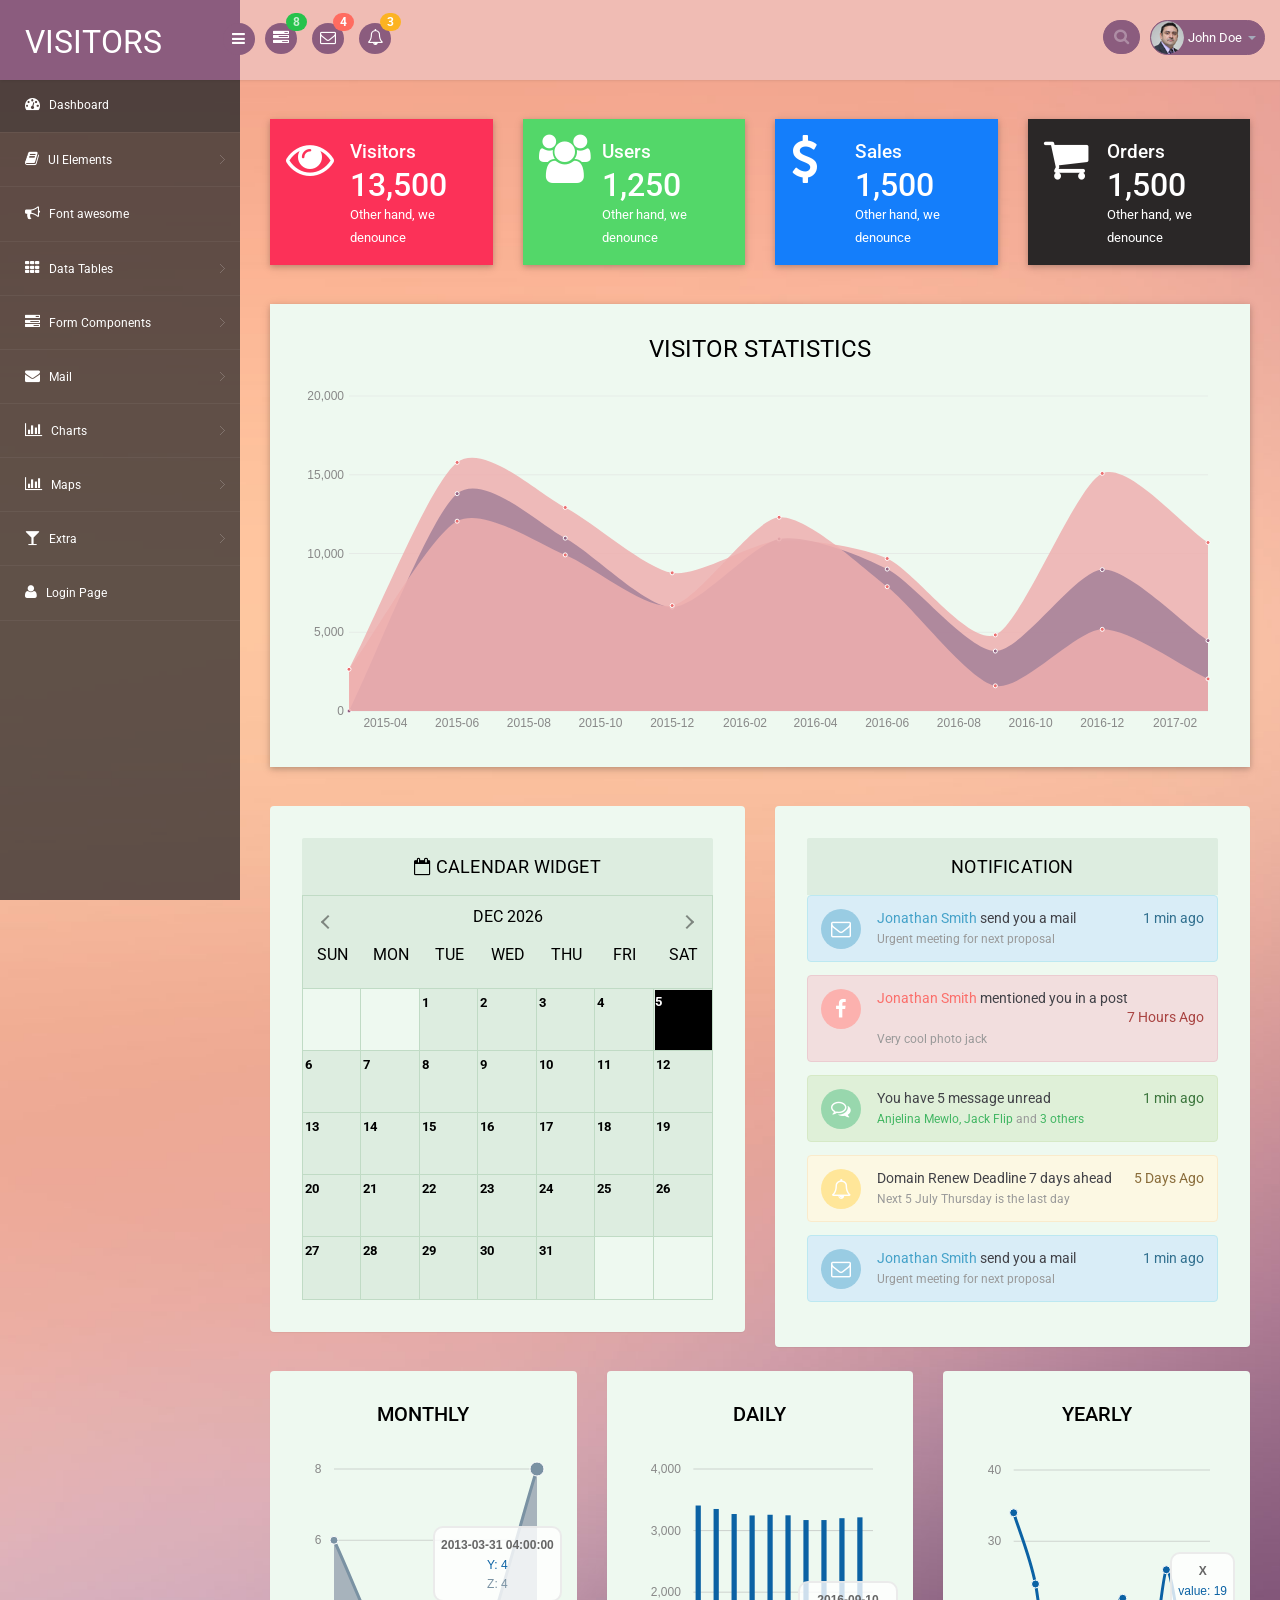
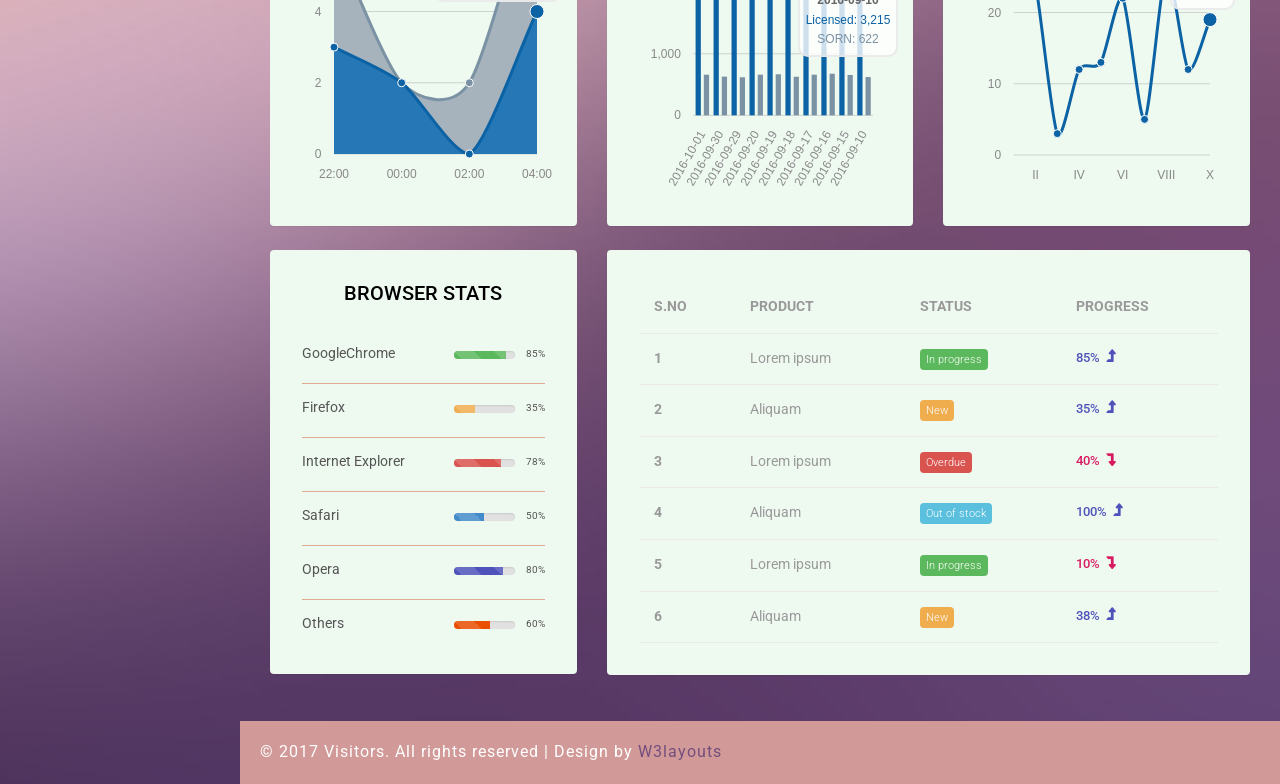
<file: public/quantri/index.html>
<!DOCTYPE html>
<head>
<title>Visitors an Admin Panel Category Bootstrap Responsive Website Template | Home :: w3layouts</title>
<meta name="viewport" content="width=device-width, initial-scale=1">
<meta http-equiv="Content-Type" content="text/html; charset=utf-8" />
<meta name="keywords" content="Visitors Responsive web template, Bootstrap Web Templates, Flat Web Templates, Android Compatible web template, 
Smartphone Compatible web template, free webdesigns for Nokia, Samsung, LG, SonyEricsson, Motorola web design" />
<script type="application/x-javascript"> addEventListener("load", function() { setTimeout(hideURLbar, 0); }, false); function hideURLbar(){ window.scrollTo(0,1); } </script>
<!-- bootstrap-css -->
<link rel="stylesheet" href="css/bootstrap.min.css" >
<!-- //bootstrap-css -->
<!-- Custom CSS -->
<link href="css/style.css" rel='stylesheet' type='text/css' />
<link href="css/style-responsive.css" rel="stylesheet"/>
<!-- font CSS -->
<link href='//fonts.googleapis.com/css?family=Roboto:400,100,100italic,300,300italic,400italic,500,500italic,700,700italic,900,900italic' rel='stylesheet' type='text/css'>
<!-- font-awesome icons -->
<link rel="stylesheet" href="css/font.css" type="text/css"/>
<link href="css/font-awesome.css" rel="stylesheet"> 
<link rel="stylesheet" href="css/morris.css" type="text/css"/>
<!-- calendar -->
<link rel="stylesheet" href="css/monthly.css">
<!-- //calendar -->
<!-- //font-awesome icons -->
<script src="js/jquery2.0.3.min.js"></script>
<script src="js/raphael-min.js"></script>
<script src="js/morris.js"></script>
</head>
<body>
<section id="container">
<!--header start-->
<header class="header fixed-top clearfix">
<!--logo start-->
<div class="brand">
    <a href="index.html" class="logo">
        VISITORS
    </a>
    <div class="sidebar-toggle-box">
        <div class="fa fa-bars"></div>
    </div>
</div>
<!--logo end-->
<div class="nav notify-row" id="top_menu">
    <!--  notification start -->
    <ul class="nav top-menu">
        <!-- settings start -->
        <li class="dropdown">
            <a data-toggle="dropdown" class="dropdown-toggle" href="#">
                <i class="fa fa-tasks"></i>
                <span class="badge bg-success">8</span>
            </a>
            <ul class="dropdown-menu extended tasks-bar">
                <li>
                    <p class="">You have 8 pending tasks</p>
                </li>
                <li>
                    <a href="#">
                        <div class="task-info clearfix">
                            <div class="desc pull-left">
                                <h5>Target Sell</h5>
                                <p>25% , Deadline  12 June’13</p>
                            </div>
                                    <span class="notification-pie-chart pull-right" data-percent="45">
                            <span class="percent"></span>
                            </span>
                        </div>
                    </a>
                </li>
                <li>
                    <a href="#">
                        <div class="task-info clearfix">
                            <div class="desc pull-left">
                                <h5>Product Delivery</h5>
                                <p>45% , Deadline  12 June’13</p>
                            </div>
                                    <span class="notification-pie-chart pull-right" data-percent="78">
                            <span class="percent"></span>
                            </span>
                        </div>
                    </a>
                </li>
                <li>
                    <a href="#">
                        <div class="task-info clearfix">
                            <div class="desc pull-left">
                                <h5>Payment collection</h5>
                                <p>87% , Deadline  12 June’13</p>
                            </div>
                                    <span class="notification-pie-chart pull-right" data-percent="60">
                            <span class="percent"></span>
                            </span>
                        </div>
                    </a>
                </li>
                <li>
                    <a href="#">
                        <div class="task-info clearfix">
                            <div class="desc pull-left">
                                <h5>Target Sell</h5>
                                <p>33% , Deadline  12 June’13</p>
                            </div>
                                    <span class="notification-pie-chart pull-right" data-percent="90">
                            <span class="percent"></span>
                            </span>
                        </div>
                    </a>
                </li>

                <li class="external">
                    <a href="#">See All Tasks</a>
                </li>
            </ul>
        </li>
        <!-- settings end -->
        <!-- inbox dropdown start-->
        <li id="header_inbox_bar" class="dropdown">
            <a data-toggle="dropdown" class="dropdown-toggle" href="#">
                <i class="fa fa-envelope-o"></i>
                <span class="badge bg-important">4</span>
            </a>
            <ul class="dropdown-menu extended inbox">
                <li>
                    <p class="red">You have 4 Mails</p>
                </li>
                <li>
                    <a href="#">
                        <span class="photo"><img alt="avatar" src="images/3.png"></span>
                                <span class="subject">
                                <span class="from">Jonathan Smith</span>
                                <span class="time">Just now</span>
                                </span>
                                <span class="message">
                                    Hello, this is an example msg.
                                </span>
                    </a>
                </li>
                <li>
                    <a href="#">
                        <span class="photo"><img alt="avatar" src="images/1.png"></span>
                                <span class="subject">
                                <span class="from">Jane Doe</span>
                                <span class="time">2 min ago</span>
                                </span>
                                <span class="message">
                                    Nice admin template
                                </span>
                    </a>
                </li>
                <li>
                    <a href="#">
                        <span class="photo"><img alt="avatar" src="images/3.png"></span>
                                <span class="subject">
                                <span class="from">Tasi sam</span>
                                <span class="time">2 days ago</span>
                                </span>
                                <span class="message">
                                    This is an example msg.
                                </span>
                    </a>
                </li>
                <li>
                    <a href="#">
                        <span class="photo"><img alt="avatar" src="images/2.png"></span>
                                <span class="subject">
                                <span class="from">Mr. Perfect</span>
                                <span class="time">2 hour ago</span>
                                </span>
                                <span class="message">
                                    Hi there, its a test
                                </span>
                    </a>
                </li>
                <li>
                    <a href="#">See all messages</a>
                </li>
            </ul>
        </li>
        <!-- inbox dropdown end -->
        <!-- notification dropdown start-->
        <li id="header_notification_bar" class="dropdown">
            <a data-toggle="dropdown" class="dropdown-toggle" href="#">

                <i class="fa fa-bell-o"></i>
                <span class="badge bg-warning">3</span>
            </a>
            <ul class="dropdown-menu extended notification">
                <li>
                    <p>Notifications</p>
                </li>
                <li>
                    <div class="alert alert-info clearfix">
                        <span class="alert-icon"><i class="fa fa-bolt"></i></span>
                        <div class="noti-info">
                            <a href="#"> Server #1 overloaded.</a>
                        </div>
                    </div>
                </li>
                <li>
                    <div class="alert alert-danger clearfix">
                        <span class="alert-icon"><i class="fa fa-bolt"></i></span>
                        <div class="noti-info">
                            <a href="#"> Server #2 overloaded.</a>
                        </div>
                    </div>
                </li>
                <li>
                    <div class="alert alert-success clearfix">
                        <span class="alert-icon"><i class="fa fa-bolt"></i></span>
                        <div class="noti-info">
                            <a href="#"> Server #3 overloaded.</a>
                        </div>
                    </div>
                </li>

            </ul>
        </li>
        <!-- notification dropdown end -->
    </ul>
    <!--  notification end -->
</div>
<div class="top-nav clearfix">
    <!--search & user info start-->
    <ul class="nav pull-right top-menu">
        <li>
            <input type="text" class="form-control search" placeholder=" Search">
        </li>
        <!-- user login dropdown start-->
        <li class="dropdown">
            <a data-toggle="dropdown" class="dropdown-toggle" href="#">
                <img alt="" src="images/2.png">
                <span class="username">John Doe</span>
                <b class="caret"></b>
            </a>
            <ul class="dropdown-menu extended logout">
                <li><a href="#"><i class=" fa fa-suitcase"></i>Profile</a></li>
                <li><a href="#"><i class="fa fa-cog"></i> Settings</a></li>
                <li><a href="login.html"><i class="fa fa-key"></i> Log Out</a></li>
            </ul>
        </li>
        <!-- user login dropdown end -->
       
    </ul>
    <!--search & user info end-->
</div>
</header>
<!--header end-->
<!--sidebar start-->
<aside>
    <div id="sidebar" class="nav-collapse">
        <!-- sidebar menu start-->
        <div class="leftside-navigation">
            <ul class="sidebar-menu" id="nav-accordion">
                <li>
                    <a class="active" href="index.html">
                        <i class="fa fa-dashboard"></i>
                        <span>Dashboard</span>
                    </a>
                </li>
                
                <li class="sub-menu">
                    <a href="javascript:;">
                        <i class="fa fa-book"></i>
                        <span>UI Elements</span>
                    </a>
                    <ul class="sub">
						<li><a href="typography.html">Typography</a></li>
						<li><a href="glyphicon.html">glyphicon</a></li>
                        <li><a href="grids.html">Grids</a></li>
                    </ul>
                </li>
                <li>
                    <a href="fontawesome.html">
                        <i class="fa fa-bullhorn"></i>
                        <span>Font awesome </span>
                    </a>
                </li>
                <li class="sub-menu">
                    <a href="javascript:;">
                        <i class="fa fa-th"></i>
                        <span>Data Tables</span>
                    </a>
                    <ul class="sub">
                        <li><a href="basic_table.html">Basic Table</a></li>
                        <li><a href="responsive_table.html">Responsive Table</a></li>
                    </ul>
                </li>
                <li class="sub-menu">
                    <a href="javascript:;">
                        <i class="fa fa-tasks"></i>
                        <span>Form Components</span>
                    </a>
                    <ul class="sub">
                        <li><a href="form_component.html">Form Elements</a></li>
                        <li><a href="form_validation.html">Form Validation</a></li>
						<li><a href="dropzone.html">Dropzone</a></li>
                    </ul>
                </li>
                <li class="sub-menu">
                    <a href="javascript:;">
                        <i class="fa fa-envelope"></i>
                        <span>Mail </span>
                    </a>
                    <ul class="sub">
                        <li><a href="mail.html">Inbox</a></li>
                        <li><a href="mail_compose.html">Compose Mail</a></li>
                    </ul>
                </li>
                <li class="sub-menu">
                    <a href="javascript:;">
                        <i class=" fa fa-bar-chart-o"></i>
                        <span>Charts</span>
                    </a>
                    <ul class="sub">
                        <li><a href="chartjs.html">Chart js</a></li>
                        <li><a href="flot_chart.html">Flot Charts</a></li>
                    </ul>
                </li>
                <li class="sub-menu">
                    <a href="javascript:;">
                        <i class=" fa fa-bar-chart-o"></i>
                        <span>Maps</span>
                    </a>
                    <ul class="sub">
                        <li><a href="google_map.html">Google Map</a></li>
                        <li><a href="vector_map.html">Vector Map</a></li>
                    </ul>
                </li>
                <li class="sub-menu">
                    <a href="javascript:;">
                        <i class="fa fa-glass"></i>
                        <span>Extra</span>
                    </a>
                    <ul class="sub">
                        <li><a href="gallery.html">Gallery</a></li>
						<li><a href="404.html">404 Error</a></li>
                        <li><a href="registration.html">Registration</a></li>
                    </ul>
                </li>
                <li>
                    <a href="login.html">
                        <i class="fa fa-user"></i>
                        <span>Login Page</span>
                    </a>
                </li>
            </ul>            </div>
        <!-- sidebar menu end-->
    </div>
</aside>
<!--sidebar end-->
<!--main content start-->
<section id="main-content">
	<section class="wrapper">
		<!-- //market-->
		<div class="market-updates">
			<div class="col-md-3 market-update-gd">
				<div class="market-update-block clr-block-2">
					<div class="col-md-4 market-update-right">
						<i class="fa fa-eye"> </i>
					</div>
					 <div class="col-md-8 market-update-left">
					 <h4>Visitors</h4>
					<h3>13,500</h3>
					<p>Other hand, we denounce</p>
				  </div>
				  <div class="clearfix"> </div>
				</div>
			</div>
			<div class="col-md-3 market-update-gd">
				<div class="market-update-block clr-block-1">
					<div class="col-md-4 market-update-right">
						<i class="fa fa-users" ></i>
					</div>
					<div class="col-md-8 market-update-left">
					<h4>Users</h4>
						<h3>1,250</h3>
						<p>Other hand, we denounce</p>
					</div>
				  <div class="clearfix"> </div>
				</div>
			</div>
			<div class="col-md-3 market-update-gd">
				<div class="market-update-block clr-block-3">
					<div class="col-md-4 market-update-right">
						<i class="fa fa-usd"></i>
					</div>
					<div class="col-md-8 market-update-left">
						<h4>Sales</h4>
						<h3>1,500</h3>
						<p>Other hand, we denounce</p>
					</div>
				  <div class="clearfix"> </div>
				</div>
			</div>
			<div class="col-md-3 market-update-gd">
				<div class="market-update-block clr-block-4">
					<div class="col-md-4 market-update-right">
						<i class="fa fa-shopping-cart" aria-hidden="true"></i>
					</div>
					<div class="col-md-8 market-update-left">
						<h4>Orders</h4>
						<h3>1,500</h3>
						<p>Other hand, we denounce</p>
					</div>
				  <div class="clearfix"> </div>
				</div>
			</div>
		   <div class="clearfix"> </div>
		</div>	
		<!-- //market-->
		<div class="row">
			<div class="panel-body">
				<div class="col-md-12 w3ls-graph">
					<!--agileinfo-grap-->
						<div class="agileinfo-grap">
							<div class="agileits-box">
								<header class="agileits-box-header clearfix">
									<h3>Visitor Statistics</h3>
										<div class="toolbar">
											
											
										</div>
								</header>
								<div class="agileits-box-body clearfix">
									<div id="hero-area"></div>
								</div>
							</div>
						</div>
	<!--//agileinfo-grap-->

				</div>
			</div>
		</div>
		<div class="agil-info-calendar">
		<!-- calendar -->
		<div class="col-md-6 agile-calendar">
			<div class="calendar-widget">
                <div class="panel-heading ui-sortable-handle">
					<span class="panel-icon">
                      <i class="fa fa-calendar-o"></i>
                    </span>
                    <span class="panel-title"> Calendar Widget</span>
                </div>
				<!-- grids -->
					<div class="agile-calendar-grid">
						<div class="page">
							
							<div class="w3l-calendar-left">
								<div class="calendar-heading">
									
								</div>
								<div class="monthly" id="mycalendar"></div>
							</div>
							
							<div class="clearfix"> </div>
						</div>
					</div>
			</div>
		</div>
		<!-- //calendar -->
		<div class="col-md-6 w3agile-notifications">
			<div class="notifications">
				<!--notification start-->
				
					<header class="panel-heading">
						Notification 
					</header>
					<div class="notify-w3ls">
						<div class="alert alert-info clearfix">
							<span class="alert-icon"><i class="fa fa-envelope-o"></i></span>
							<div class="notification-info">
								<ul class="clearfix notification-meta">
									<li class="pull-left notification-sender"><span><a href="#">Jonathan Smith</a></span> send you a mail </li>
									<li class="pull-right notification-time">1 min ago</li>
								</ul>
								<p>
									Urgent meeting for next proposal
								</p>
							</div>
						</div>
						<div class="alert alert-danger">
							<span class="alert-icon"><i class="fa fa-facebook"></i></span>
							<div class="notification-info">
								<ul class="clearfix notification-meta">
									<li class="pull-left notification-sender"><span><a href="#">Jonathan Smith</a></span> mentioned you in a post </li>
									<li class="pull-right notification-time">7 Hours Ago</li>
								</ul>
								<p>
									Very cool photo jack
								</p>
							</div>
						</div>
						<div class="alert alert-success ">
							<span class="alert-icon"><i class="fa fa-comments-o"></i></span>
							<div class="notification-info">
								<ul class="clearfix notification-meta">
									<li class="pull-left notification-sender">You have 5 message unread</li>
									<li class="pull-right notification-time">1 min ago</li>
								</ul>
								<p>
									<a href="#">Anjelina Mewlo, Jack Flip</a> and <a href="#">3 others</a>
								</p>
							</div>
						</div>
						<div class="alert alert-warning ">
							<span class="alert-icon"><i class="fa fa-bell-o"></i></span>
							<div class="notification-info">
								<ul class="clearfix notification-meta">
									<li class="pull-left notification-sender">Domain Renew Deadline 7 days ahead</li>
									<li class="pull-right notification-time">5 Days Ago</li>
								</ul>
								<p>
									Next 5 July Thursday is the last day
								</p>
							</div>
						</div>
						<div class="alert alert-info clearfix">
							<span class="alert-icon"><i class="fa fa-envelope-o"></i></span>
							<div class="notification-info">
								<ul class="clearfix notification-meta">
									<li class="pull-left notification-sender"><span><a href="#">Jonathan Smith</a></span> send you a mail </li>
									<li class="pull-right notification-time">1 min ago</li>
								</ul>
								<p>
									Urgent meeting for next proposal
								</p>
							</div>
						</div>
						
					</div>
				
				<!--notification end-->
				</div>
			</div>
			<div class="clearfix"> </div>
		</div>
			<!-- tasks -->
			<div class="agile-last-grids">
				<div class="col-md-4 agile-last-left">
					<div class="agile-last-grid">
						<div class="area-grids-heading">
							<h3>Monthly</h3>
						</div>
						<div id="graph7"></div>
						<script>
						// This crosses a DST boundary in the UK.
						Morris.Area({
						  element: 'graph7',
						  data: [
							{x: '2013-03-30 22:00:00', y: 3, z: 3},
							{x: '2013-03-31 00:00:00', y: 2, z: 0},
							{x: '2013-03-31 02:00:00', y: 0, z: 2},
							{x: '2013-03-31 04:00:00', y: 4, z: 4}
						  ],
						  xkey: 'x',
						  ykeys: ['y', 'z'],
						  labels: ['Y', 'Z']
						});
						</script>

					</div>
				</div>
				<div class="col-md-4 agile-last-left agile-last-middle">
					<div class="agile-last-grid">
						<div class="area-grids-heading">
							<h3>Daily</h3>
						</div>
						<div id="graph8"></div>
						<script>
						/* data stolen from http://howmanyleft.co.uk/vehicle/jaguar_'e'_type */
						var day_data = [
						  {"period": "2016-10-01", "licensed": 3407, "sorned": 660},
						  {"period": "2016-09-30", "licensed": 3351, "sorned": 629},
						  {"period": "2016-09-29", "licensed": 3269, "sorned": 618},
						  {"period": "2016-09-20", "licensed": 3246, "sorned": 661},
						  {"period": "2016-09-19", "licensed": 3257, "sorned": 667},
						  {"period": "2016-09-18", "licensed": 3248, "sorned": 627},
						  {"period": "2016-09-17", "licensed": 3171, "sorned": 660},
						  {"period": "2016-09-16", "licensed": 3171, "sorned": 676},
						  {"period": "2016-09-15", "licensed": 3201, "sorned": 656},
						  {"period": "2016-09-10", "licensed": 3215, "sorned": 622}
						];
						Morris.Bar({
						  element: 'graph8',
						  data: day_data,
						  xkey: 'period',
						  ykeys: ['licensed', 'sorned'],
						  labels: ['Licensed', 'SORN'],
						  xLabelAngle: 60
						});
						</script>
					</div>
				</div>
				<div class="col-md-4 agile-last-left agile-last-right">
					<div class="agile-last-grid">
						<div class="area-grids-heading">
							<h3>Yearly</h3>
						</div>
						<div id="graph9"></div>
						<script>
						var day_data = [
						  {"elapsed": "I", "value": 34},
						  {"elapsed": "II", "value": 24},
						  {"elapsed": "III", "value": 3},
						  {"elapsed": "IV", "value": 12},
						  {"elapsed": "V", "value": 13},
						  {"elapsed": "VI", "value": 22},
						  {"elapsed": "VII", "value": 5},
						  {"elapsed": "VIII", "value": 26},
						  {"elapsed": "IX", "value": 12},
						  {"elapsed": "X", "value": 19}
						];
						Morris.Line({
						  element: 'graph9',
						  data: day_data,
						  xkey: 'elapsed',
						  ykeys: ['value'],
						  labels: ['value'],
						  parseTime: false
						});
						</script>

					</div>
				</div>
				<div class="clearfix"> </div>
			</div>
		<!-- //tasks -->
		<div class="agileits-w3layouts-stats">
					<div class="col-md-4 stats-info widget">
						<div class="stats-info-agileits">
							<div class="stats-title">
								<h4 class="title">Browser Stats</h4>
							</div>
							<div class="stats-body">
								<ul class="list-unstyled">
									<li>GoogleChrome <span class="pull-right">85%</span>  
										<div class="progress progress-striped active progress-right">
											<div class="bar green" style="width:85%;"></div> 
										</div>
									</li>
									<li>Firefox <span class="pull-right">35%</span>  
										<div class="progress progress-striped active progress-right">
											<div class="bar yellow" style="width:35%;"></div>
										</div>
									</li>
									<li>Internet Explorer <span class="pull-right">78%</span>  
										<div class="progress progress-striped active progress-right">
											<div class="bar red" style="width:78%;"></div>
										</div>
									</li>
									<li>Safari <span class="pull-right">50%</span>  
										<div class="progress progress-striped active progress-right">
											<div class="bar blue" style="width:50%;"></div>
										</div>
									</li>
									<li>Opera <span class="pull-right">80%</span>  
										<div class="progress progress-striped active progress-right">
											<div class="bar light-blue" style="width:80%;"></div>
										</div>
									</li>
									<li class="last">Others <span class="pull-right">60%</span>  
										<div class="progress progress-striped active progress-right">
											<div class="bar orange" style="width:60%;"></div>
										</div>
									</li> 
								</ul>
							</div>
						</div>
					</div>
					<div class="col-md-8 stats-info stats-last widget-shadow">
						<div class="stats-last-agile">
							<table class="table stats-table ">
								<thead>
									<tr>
										<th>S.NO</th>
										<th>PRODUCT</th>
										<th>STATUS</th>
										<th>PROGRESS</th>
									</tr>
								</thead>
								<tbody>
									<tr>
										<th scope="row">1</th>
										<td>Lorem ipsum</td>
										<td><span class="label label-success">In progress</span></td>
										<td><h5>85% <i class="fa fa-level-up"></i></h5></td>
									</tr>
									<tr>
										<th scope="row">2</th>
										<td>Aliquam</td>
										<td><span class="label label-warning">New</span></td>
										<td><h5>35% <i class="fa fa-level-up"></i></h5></td>
									</tr>
									<tr>
										<th scope="row">3</th>
										<td>Lorem ipsum</td>
										<td><span class="label label-danger">Overdue</span></td>
										<td><h5 class="down">40% <i class="fa fa-level-down"></i></h5></td>
									</tr>
									<tr>
										<th scope="row">4</th>
										<td>Aliquam</td>
										<td><span class="label label-info">Out of stock</span></td>
										<td><h5>100% <i class="fa fa-level-up"></i></h5></td>
									</tr>
									<tr>
										<th scope="row">5</th>
										<td>Lorem ipsum</td>
										<td><span class="label label-success">In progress</span></td>
										<td><h5 class="down">10% <i class="fa fa-level-down"></i></h5></td>
									</tr>
									<tr>
										<th scope="row">6</th>
										<td>Aliquam</td>
										<td><span class="label label-warning">New</span></td>
										<td><h5>38% <i class="fa fa-level-up"></i></h5></td>
									</tr>
								</tbody>
							</table>
						</div>
					</div>
					<div class="clearfix"> </div>
				</div>
</section>
 <!-- footer -->
		  <div class="footer">
			<div class="wthree-copyright">
			  <p>© 2017 Visitors. All rights reserved | Design by <a href="http://w3layouts.com">W3layouts</a></p>
			</div>
		  </div>
  <!-- / footer -->
</section>
<!--main content end-->
</section>
<script src="js/bootstrap.js"></script>
<script src="js/jquery.dcjqaccordion.2.7.js"></script>
<script src="js/scripts.js"></script>
<script src="js/jquery.slimscroll.js"></script>
<script src="js/jquery.nicescroll.js"></script>
<!--[if lte IE 8]><script language="javascript" type="text/javascript" src="js/flot-chart/excanvas.min.js"></script><![endif]-->
<script src="js/jquery.scrollTo.js"></script>
<!-- morris JavaScript -->	
<script>
	$(document).ready(function() {
		//BOX BUTTON SHOW AND CLOSE
	   jQuery('.small-graph-box').hover(function() {
		  jQuery(this).find('.box-button').fadeIn('fast');
	   }, function() {
		  jQuery(this).find('.box-button').fadeOut('fast');
	   });
	   jQuery('.small-graph-box .box-close').click(function() {
		  jQuery(this).closest('.small-graph-box').fadeOut(200);
		  return false;
	   });
	   
	    //CHARTS
	    function gd(year, day, month) {
			return new Date(year, month - 1, day).getTime();
		}
		
		graphArea2 = Morris.Area({
			element: 'hero-area',
			padding: 10,
        behaveLikeLine: true,
        gridEnabled: false,
        gridLineColor: '#dddddd',
        axes: true,
        resize: true,
        smooth:true,
        pointSize: 0,
        lineWidth: 0,
        fillOpacity:0.85,
			data: [
				{period: '2015 Q1', iphone: 2668, ipad: null, itouch: 2649},
				{period: '2015 Q2', iphone: 15780, ipad: 13799, itouch: 12051},
				{period: '2015 Q3', iphone: 12920, ipad: 10975, itouch: 9910},
				{period: '2015 Q4', iphone: 8770, ipad: 6600, itouch: 6695},
				{period: '2016 Q1', iphone: 10820, ipad: 10924, itouch: 12300},
				{period: '2016 Q2', iphone: 9680, ipad: 9010, itouch: 7891},
				{period: '2016 Q3', iphone: 4830, ipad: 3805, itouch: 1598},
				{period: '2016 Q4', iphone: 15083, ipad: 8977, itouch: 5185},
				{period: '2017 Q1', iphone: 10697, ipad: 4470, itouch: 2038},
			
			],
			lineColors:['#eb6f6f','#926383','#eb6f6f'],
			xkey: 'period',
            redraw: true,
            ykeys: ['iphone', 'ipad', 'itouch'],
            labels: ['All Visitors', 'Returning Visitors', 'Unique Visitors'],
			pointSize: 2,
			hideHover: 'auto',
			resize: true
		});
		
	   
	});
	</script>
<!-- calendar -->
	<script type="text/javascript" src="js/monthly.js"></script>
	<script type="text/javascript">
		$(window).load( function() {

			$('#mycalendar').monthly({
				mode: 'event',
				
			});

			$('#mycalendar2').monthly({
				mode: 'picker',
				target: '#mytarget',
				setWidth: '250px',
				startHidden: true,
				showTrigger: '#mytarget',
				stylePast: true,
				disablePast: true
			});

		switch(window.location.protocol) {
		case 'http:':
		case 'https:':
		// running on a server, should be good.
		break;
		case 'file:':
		alert('Just a heads-up, events will not work when run locally.');
		}

		});
	</script>
	<!-- //calendar -->
</body>
</html>
</file>
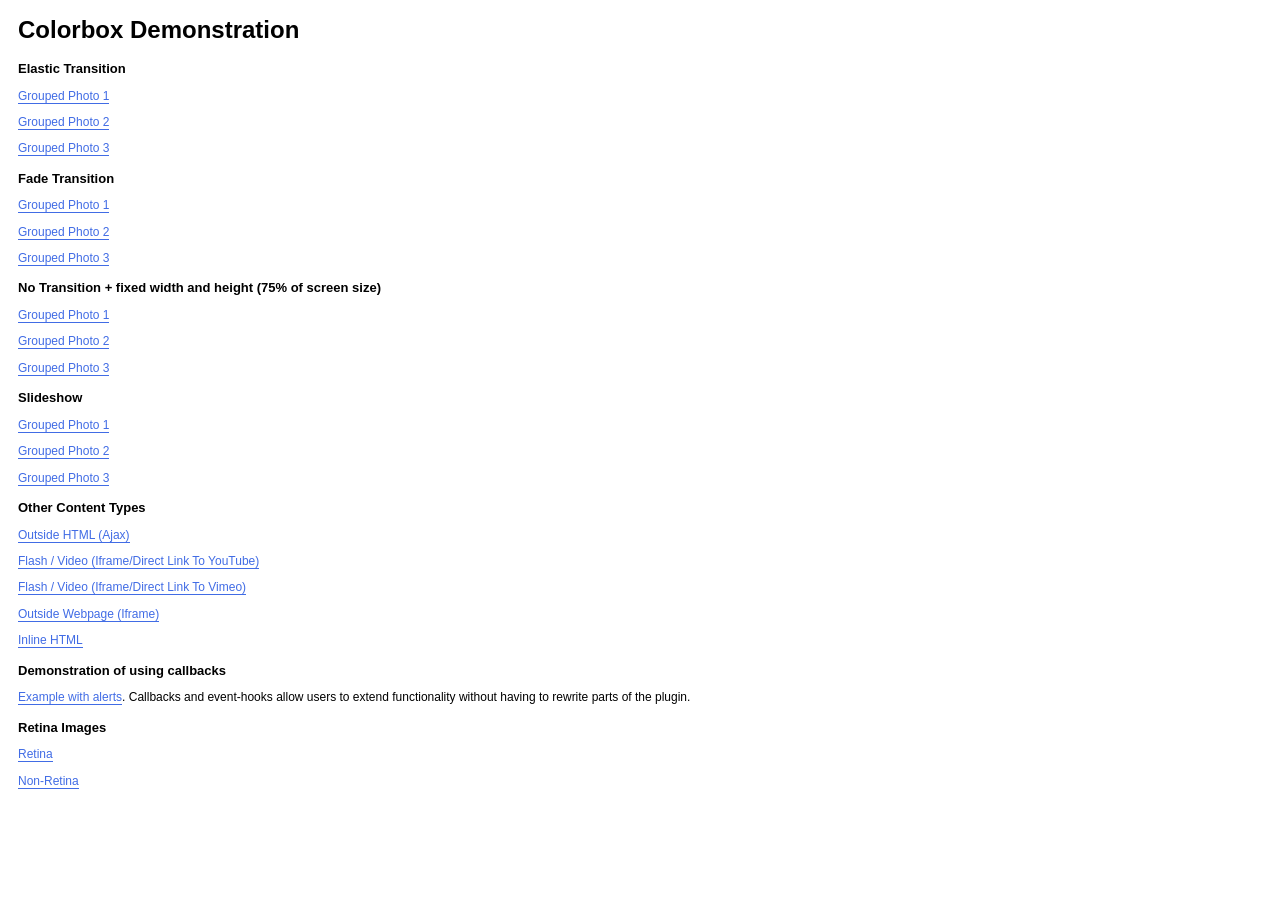
<file: public/source/assets/dest/vendors/colorbox/example1/index.html>
<!DOCTYPE html>
<html>
	<head>
		<meta charset='utf-8'/>
		<title>Colorbox Examples</title>
		<style>
			body{font:12px/1.2 Verdana, sans-serif; padding:0 10px;}
			a:link, a:visited{text-decoration:none; color:#416CE5; border-bottom:1px solid #416CE5;}
			h2{font-size:13px; margin:15px 0 0 0;}
		</style>
		<link rel="stylesheet" href="colorbox.css" />
		<script src="https://ajax.googleapis.com/ajax/libs/jquery/1.10.2/jquery.min.js"></script>
		<script src="../jquery.colorbox.js"></script>
		<script>
			$(document).ready(function(){
				//Examples of how to assign the Colorbox event to elements
				$(".group1").colorbox({rel:'group1'});
				$(".group2").colorbox({rel:'group2', transition:"fade"});
				$(".group3").colorbox({rel:'group3', transition:"none", width:"75%", height:"75%"});
				$(".group4").colorbox({rel:'group4', slideshow:true});
				$(".ajax").colorbox();
				$(".youtube").colorbox({iframe:true, innerWidth:640, innerHeight:390});
				$(".vimeo").colorbox({iframe:true, innerWidth:500, innerHeight:409});
				$(".iframe").colorbox({iframe:true, width:"80%", height:"80%"});
				$(".inline").colorbox({inline:true, width:"50%"});
				$(".callbacks").colorbox({
					onOpen:function(){ alert('onOpen: colorbox is about to open'); },
					onLoad:function(){ alert('onLoad: colorbox has started to load the targeted content'); },
					onComplete:function(){ alert('onComplete: colorbox has displayed the loaded content'); },
					onCleanup:function(){ alert('onCleanup: colorbox has begun the close process'); },
					onClosed:function(){ alert('onClosed: colorbox has completely closed'); }
				});

				$('.non-retina').colorbox({rel:'group5', transition:'none'})
				$('.retina').colorbox({rel:'group5', transition:'none', retinaImage:true, retinaUrl:true});
				
				//Example of preserving a JavaScript event for inline calls.
				$("#click").click(function(){ 
					$('#click').css({"background-color":"#f00", "color":"#fff", "cursor":"inherit"}).text("Open this window again and this message will still be here.");
					return false;
				});
			});
		</script>
	</head>
	<body>
		<h1>Colorbox Demonstration</h1>
		<h2>Elastic Transition</h2>
		<p><a class="group1" href="../content/ohoopee1.jpg" title="Me and my grandfather on the Ohoopee.">Grouped Photo 1</a></p>
		<p><a class="group1" href="../content/ohoopee2.jpg" title="On the Ohoopee as a child">Grouped Photo 2</a></p>
		<p><a class="group1" href="../content/ohoopee3.jpg" title="On the Ohoopee as an adult">Grouped Photo 3</a></p>
		
		<h2>Fade Transition</h2>
		<p><a class="group2" href="../content/ohoopee1.jpg" title="Me and my grandfather on the Ohoopee">Grouped Photo 1</a></p>
		<p><a class="group2" href="../content/ohoopee2.jpg" title="On the Ohoopee as a child">Grouped Photo 2</a></p>
		<p><a class="group2" href="../content/ohoopee3.jpg" title="On the Ohoopee as an adult">Grouped Photo 3</a></p>
		
		<h2>No Transition + fixed width and height (75% of screen size)</h2>
		<p><a class="group3" href="../content/ohoopee1.jpg" title="Me and my grandfather on the Ohoopee.">Grouped Photo 1</a></p>
		<p><a class="group3" href="../content/ohoopee2.jpg" title="On the Ohoopee as a child">Grouped Photo 2</a></p>
		<p><a class="group3" href="../content/ohoopee3.jpg" title="On the Ohoopee as an adult">Grouped Photo 3</a></p>
		
		<h2>Slideshow</h2>
		<p><a class="group4"  href="../content/ohoopee1.jpg" title="Me and my grandfather on the Ohoopee.">Grouped Photo 1</a></p>
		<p><a class="group4"  href="../content/ohoopee2.jpg" title="On the Ohoopee as a child">Grouped Photo 2</a></p>
		<p><a class="group4"  href="../content/ohoopee3.jpg" title="On the Ohoopee as an adult">Grouped Photo 3</a></p>
		
		<h2>Other Content Types</h2>
		<p><a class='ajax' href="../content/ajax.html" title="Homer Defined">Outside HTML (Ajax)</a></p>
		<p><a class='youtube' href="http://www.youtube.com/embed/VOJyrQa_WR4?rel=0&amp;wmode=transparent">Flash / Video (Iframe/Direct Link To YouTube)</a></p>
		<p><a class='vimeo' href="http://player.vimeo.com/video/2285902" title="R&ouml;yksopp: Remind Me">Flash / Video (Iframe/Direct Link To Vimeo)</a></p>
		<p><a class='iframe' href="http://wikipedia.com">Outside Webpage (Iframe)</a></p>
		<p><a class='inline' href="#inline_content">Inline HTML</a></p>
		
		<h2>Demonstration of using callbacks</h2>
		<p><a class='callbacks' href="../content/marylou.jpg" title="Marylou on Cumberland Island">Example with alerts</a>. Callbacks and event-hooks allow users to extend functionality without having to rewrite parts of the plugin.</p>
		

		<h2>Retina Images</h2>
		<p><a class="retina" href="../content/daisy.jpg" title="Retina">Retina</a></p>
		<p><a class="non-retina" href="../content/daisy.jpg" title="Non-Retina">Non-Retina</a></p>

		<!-- This contains the hidden content for inline calls -->
		<div style='display:none'>
			<div id='inline_content' style='padding:10px; background:#fff;'>
			<p><strong>This content comes from a hidden element on this page.</strong></p>
			<p>The inline option preserves bound JavaScript events and changes, and it puts the content back where it came from when it is closed.</p>
			<p><a id="click" href="#" style='padding:5px; background:#ccc;'>Click me, it will be preserved!</a></p>
			
			<p><strong>If you try to open a new Colorbox while it is already open, it will update itself with the new content.</strong></p>
			<p>Updating Content Example:<br />
			<a class="ajax" href="../content/ajax.html">Click here to load new content</a></p>
			</div>
		</div>
	</body>
</html>
</file>
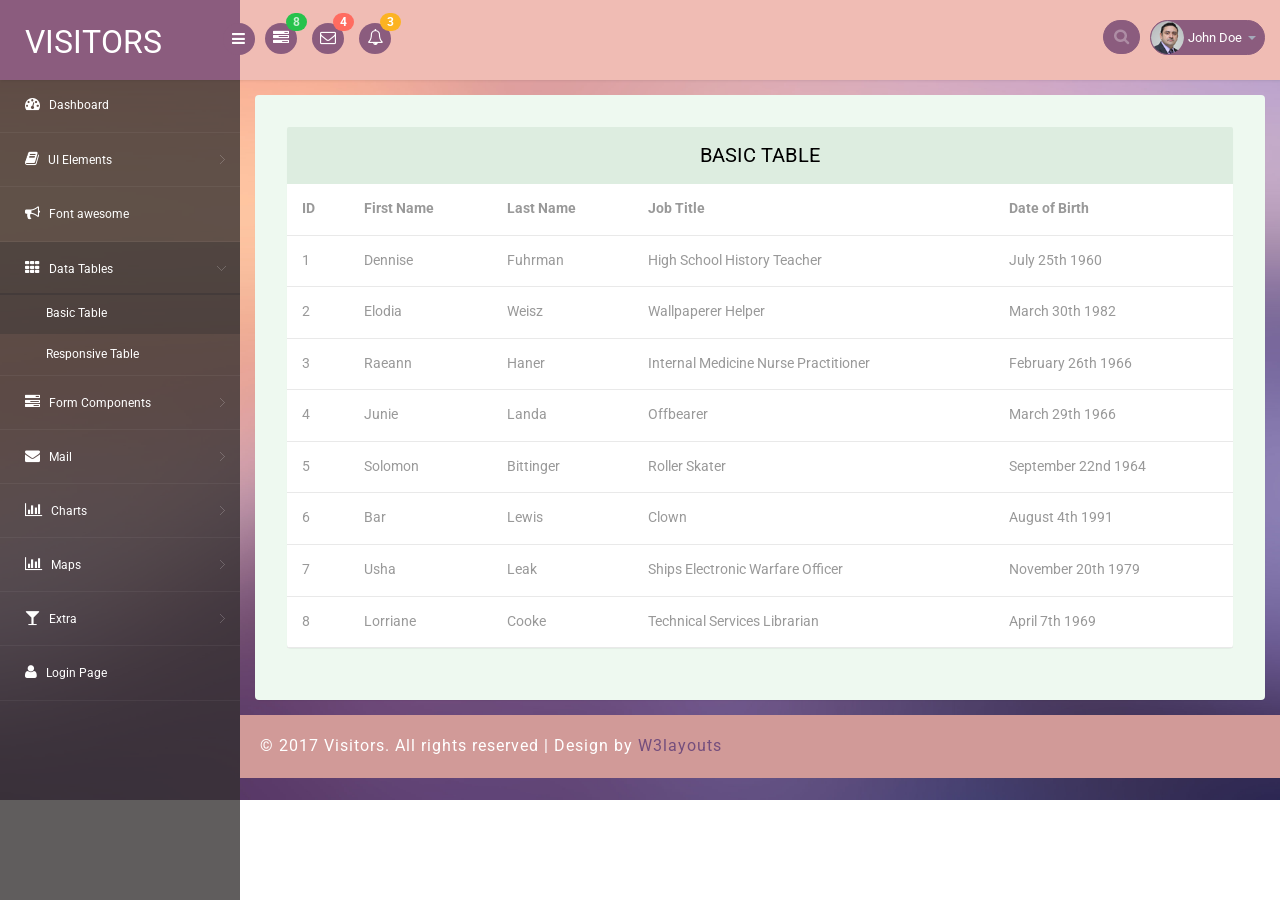
<file: public/quantri/basic_table.html>
<!--A Design by W3layouts
Author: W3layout
Author URL: http://w3layouts.com
License: Creative Commons Attribution 3.0 Unported
License URL: http://creativecommons.org/licenses/by/3.0/
-->
<!DOCTYPE html>
<head>
<title>Visitors an Admin Panel Category Bootstrap Responsive Website Template | Responsive_table :: w3layouts</title>
<meta name="viewport" content="width=device-width, initial-scale=1">
<meta http-equiv="Content-Type" content="text/html; charset=utf-8" />
<meta name="keywords" content="Visitors Responsive web template, Bootstrap Web Templates, Flat Web Templates, Android Compatible web template, 
Smartphone Compatible web template, free webdesigns for Nokia, Samsung, LG, SonyEricsson, Motorola web design" />
<script type="application/x-javascript"> addEventListener("load", function() { setTimeout(hideURLbar, 0); }, false); function hideURLbar(){ window.scrollTo(0,1); } </script>
<!-- bootstrap-css -->
<link rel="stylesheet" href="css/bootstrap.min.css" >
<!-- //bootstrap-css -->
<!-- Custom CSS -->
<link href="css/style.css" rel='stylesheet' type='text/css' />
<link href="css/style-responsive.css" rel="stylesheet"/>
<!-- font CSS -->
<link href='//fonts.googleapis.com/css?family=Roboto:400,100,100italic,300,300italic,400italic,500,500italic,700,700italic,900,900italic' rel='stylesheet' type='text/css'>
<!-- font-awesome icons -->
<link rel="stylesheet" href="css/font.css" type="text/css"/>
<link href="css/font-awesome.css" rel="stylesheet"> 
<!-- //font-awesome icons -->
<script src="js/jquery2.0.3.min.js"></script>
</head>
<body>
<section id="container">
<!--header start-->
<header class="header fixed-top clearfix">
<!--logo start-->
<div class="brand">

    <a href="index.html" class="logo">
        VISITORS
    </a>
    <div class="sidebar-toggle-box">
        <div class="fa fa-bars"></div>
    </div>
</div>
<!--logo end-->

<div class="nav notify-row" id="top_menu">
    <!--  notification start -->
    <ul class="nav top-menu">
        <!-- settings start -->
        <li class="dropdown">
            <a data-toggle="dropdown" class="dropdown-toggle" href="#">
                <i class="fa fa-tasks"></i>
                <span class="badge bg-success">8</span>
            </a>
            <ul class="dropdown-menu extended tasks-bar">
                <li>
                    <p class="">You have 8 pending tasks</p>
                </li>
                <li>
                    <a href="#">
                        <div class="task-info clearfix">
                            <div class="desc pull-left">
                                <h5>Target Sell</h5>
                                <p>25% , Deadline  12 June’13</p>
                            </div>
                                    <span class="notification-pie-chart pull-right" data-percent="45">
                            <span class="percent"></span>
                            </span>
                        </div>
                    </a>
                </li>
                <li>
                    <a href="#">
                        <div class="task-info clearfix">
                            <div class="desc pull-left">
                                <h5>Product Delivery</h5>
                                <p>45% , Deadline  12 June’13</p>
                            </div>
                                    <span class="notification-pie-chart pull-right" data-percent="78">
                            <span class="percent"></span>
                            </span>
                        </div>
                    </a>
                </li>
                <li>
                    <a href="#">
                        <div class="task-info clearfix">
                            <div class="desc pull-left">
                                <h5>Payment collection</h5>
                                <p>87% , Deadline  12 June’13</p>
                            </div>
                                    <span class="notification-pie-chart pull-right" data-percent="60">
                            <span class="percent"></span>
                            </span>
                        </div>
                    </a>
                </li>
                <li>
                    <a href="#">
                        <div class="task-info clearfix">
                            <div class="desc pull-left">
                                <h5>Target Sell</h5>
                                <p>33% , Deadline  12 June’13</p>
                            </div>
                                    <span class="notification-pie-chart pull-right" data-percent="90">
                            <span class="percent"></span>
                            </span>
                        </div>
                    </a>
                </li>

                <li class="external">
                    <a href="#">See All Tasks</a>
                </li>
            </ul>
        </li>
        <!-- settings end -->
        <!-- inbox dropdown start-->
        <li id="header_inbox_bar" class="dropdown">
            <a data-toggle="dropdown" class="dropdown-toggle" href="#">
                <i class="fa fa-envelope-o"></i>
                <span class="badge bg-important">4</span>
            </a>
            <ul class="dropdown-menu extended inbox">
                <li>
                    <p class="red">You have 4 Mails</p>
                </li>
                <li>
                    <a href="#">
                        <span class="photo"><img alt="avatar" src="images/3.png"></span>
                                <span class="subject">
                                <span class="from">Jonathan Smith</span>
                                <span class="time">Just now</span>
                                </span>
                                <span class="message">
                                    Hello, this is an example msg.
                                </span>
                    </a>
                </li>
                <li>
                    <a href="#">
                        <span class="photo"><img alt="avatar" src="images/1.png"></span>
                                <span class="subject">
                                <span class="from">Jane Doe</span>
                                <span class="time">2 min ago</span>
                                </span>
                                <span class="message">
                                    Nice admin template
                                </span>
                    </a>
                </li>
                <li>
                    <a href="#">
                        <span class="photo"><img alt="avatar" src="images/3.png"></span>
                                <span class="subject">
                                <span class="from">Tasi sam</span>
                                <span class="time">2 days ago</span>
                                </span>
                                <span class="message">
                                    This is an example msg.
                                </span>
                    </a>
                </li>
                <li>
                    <a href="#">
                        <span class="photo"><img alt="avatar" src="images/2.png"></span>
                                <span class="subject">
                                <span class="from">Mr. Perfect</span>
                                <span class="time">2 hour ago</span>
                                </span>
                                <span class="message">
                                    Hi there, its a test
                                </span>
                    </a>
                </li>
                <li>
                    <a href="#">See all messages</a>
                </li>
            </ul>
        </li>
        <!-- inbox dropdown end -->
        <!-- notification dropdown start-->
        <li id="header_notification_bar" class="dropdown">
            <a data-toggle="dropdown" class="dropdown-toggle" href="#">

                <i class="fa fa-bell-o"></i>
                <span class="badge bg-warning">3</span>
            </a>
            <ul class="dropdown-menu extended notification">
                <li>
                    <p>Notifications</p>
                </li>
                <li>
                    <div class="alert alert-info clearfix">
                        <span class="alert-icon"><i class="fa fa-bolt"></i></span>
                        <div class="noti-info">
                            <a href="#"> Server #1 overloaded.</a>
                        </div>
                    </div>
                </li>
                <li>
                    <div class="alert alert-danger clearfix">
                        <span class="alert-icon"><i class="fa fa-bolt"></i></span>
                        <div class="noti-info">
                            <a href="#"> Server #2 overloaded.</a>
                        </div>
                    </div>
                </li>
                <li>
                    <div class="alert alert-success clearfix">
                        <span class="alert-icon"><i class="fa fa-bolt"></i></span>
                        <div class="noti-info">
                            <a href="#"> Server #3 overloaded.</a>
                        </div>
                    </div>
                </li>

            </ul>
        </li>
        <!-- notification dropdown end -->
    </ul>
    <!--  notification end -->
</div>
<div class="top-nav clearfix">
    <!--search & user info start-->
    <ul class="nav pull-right top-menu">
        <li>
            <input type="text" class="form-control search" placeholder=" Search">
        </li>
        <!-- user login dropdown start-->
        <li class="dropdown">
            <a data-toggle="dropdown" class="dropdown-toggle" href="#">
                <img alt="" src="images/2.png">
                <span class="username">John Doe</span>
                <b class="caret"></b>
            </a>
            <ul class="dropdown-menu extended logout">
                <li><a href="#"><i class=" fa fa-suitcase"></i>Profile</a></li>
                <li><a href="#"><i class="fa fa-cog"></i> Settings</a></li>
                <li><a href="login.html"><i class="fa fa-key"></i> Log Out</a></li>
            </ul>
        </li>
        <!-- user login dropdown end -->
       
    </ul>
    <!--search & user info end-->
</div>
</header>
<!--header end-->
<!--sidebar start-->
<aside>
    <div id="sidebar" class="nav-collapse">
        <!-- sidebar menu start-->
        <div class="leftside-navigation">
            <ul class="sidebar-menu" id="nav-accordion">
                <li>
                    <a href="index.html">
                        <i class="fa fa-dashboard"></i>
                        <span>Dashboard</span>
                    </a>
                </li>
                
                <li class="sub-menu">
                    <a href="javascript:;">
                        <i class="fa fa-book"></i>
                        <span>UI Elements</span>
                    </a>
                    <ul class="sub">
						<li><a href="typography.html">Typography</a></li>
						<li><a href="glyphicon.html">glyphicon</a></li>
                        <li><a href="grids.html">Grids</a></li>
                    </ul>
                </li>
                <li>
                    <a href="fontawesome.html">
                        <i class="fa fa-bullhorn"></i>
                        <span>Font awesome </span>
                    </a>
                </li>
                <li class="sub-menu">
                    <a class="active" href="javascript:;">
                        <i class="fa fa-th"></i>
                        <span>Data Tables</span>
                    </a>
                    <ul class="sub">
                        <li><a class="active" href="basic_table.html">Basic Table</a></li>
                        <li><a href="responsive_table.html">Responsive Table</a></li>
                    </ul>
                </li>
                <li class="sub-menu">
                    <a href="javascript:;">
                        <i class="fa fa-tasks"></i>
                        <span>Form Components</span>
                    </a>
                    <ul class="sub">
                        <li><a href="form_component.html">Form Elements</a></li>
                        <li><a href="form_validation.html">Form Validation</a></li>
						<li><a href="dropzone.html">Dropzone</a></li>
                    </ul>
                </li>
                <li class="sub-menu">
                    <a href="javascript:;">
                        <i class="fa fa-envelope"></i>
                        <span>Mail </span>
                    </a>
                    <ul class="sub">
                        <li><a href="mail.html">Inbox</a></li>
                        <li><a href="mail_compose.html">Compose Mail</a></li>
                    </ul>
                </li>
                <li class="sub-menu">
                    <a href="javascript:;">
                        <i class=" fa fa-bar-chart-o"></i>
                        <span>Charts</span>
                    </a>
                    <ul class="sub">
                        <li><a href="chartjs.html">Chart js</a></li>
                        <li><a href="flot_chart.html">Flot Charts</a></li>
                    </ul>
                </li>
                <li class="sub-menu">
                    <a href="javascript:;">
                        <i class=" fa fa-bar-chart-o"></i>
                        <span>Maps</span>
                    </a>
                    <ul class="sub">
                        <li><a href="google_map.html">Google Map</a></li>
                        <li><a href="vector_map.html">Vector Map</a></li>
                    </ul>
                </li>
                <li class="sub-menu">
                    <a href="javascript:;">
                        <i class="fa fa-glass"></i>
                        <span>Extra</span>
                    </a>
                    <ul class="sub">
                        <li><a href="gallery.html">Gallery</a></li>
						<li><a href="404.html">404 Error</a></li>
                        <li><a href="registration.html">Registration</a></li>
                    </ul>
                </li>
                <li>
                    <a href="login.html">
                        <i class="fa fa-user"></i>
                        <span>Login Page</span>
                    </a>
                </li>
            </ul>            </div>
        <!-- sidebar menu end-->
    </div>
</aside>
<!--sidebar end-->
<!--main content start-->
<section id="main-content">
	<section class="wrapper">
		<div class="table-agile-info">
 <div class="panel panel-default">
    <div class="panel-heading">
     Basic table
    </div>
    <div>
      <table class="table" ui-jq="footable" ui-options='{
        "paging": {
          "enabled": true
        },
        "filtering": {
          "enabled": true
        },
        "sorting": {
          "enabled": true
        }}'>
        <thead>
          <tr>
            <th data-breakpoints="xs">ID</th>
            <th>First Name</th>
            <th>Last Name</th>
            <th data-breakpoints="xs">Job Title</th>
           
            <th data-breakpoints="xs sm md" data-title="DOB">Date of Birth</th>
          </tr>
        </thead>
        <tbody>
          <tr data-expanded="true">
            <td>1</td>
            <td>Dennise</td>
            <td>Fuhrman</td>
            <td>High School History Teacher</td>
            
            <td>July 25th 1960</td>
          </tr>
          <tr>
            <td>2</td>
            <td>Elodia</td>
            <td>Weisz</td>
            <td>Wallpaperer Helper</td>
          
            <td>March 30th 1982</td>
          </tr>
          <tr>
            <td>3</td>
            <td>Raeann</td>
            <td>Haner</td>
            <td>Internal Medicine Nurse Practitioner</td>
           
            <td>February 26th 1966</td>
          </tr>
          <tr>
            <td>4</td>
            <td>Junie</td>
            <td>Landa</td>
            <td>Offbearer</td>
           
            <td>March 29th 1966</td>
          </tr>
          <tr>
            <td>5</td>
            <td>Solomon</td>
            <td>Bittinger</td>
            <td>Roller Skater</td>
           
            <td>September 22nd 1964</td>
          </tr>
          <tr>
            <td>6</td>
            <td>Bar</td>
            <td>Lewis</td>
            <td>Clown</td>
           
            <td>August 4th 1991</td>
          </tr>
          <tr>
            <td>7</td>
            <td>Usha</td>
            <td>Leak</td>
            <td>Ships Electronic Warfare Officer</td>
          
            <td>November 20th 1979</td>
          </tr>
          <tr>
            <td>8</td>
            <td>Lorriane</td>
            <td>Cooke</td>
            <td>Technical Services Librarian</td>
           
            <td>April 7th 1969</td>
          </tr>
        </tbody>
      </table>
    </div>
  </div>
</div>
</section>
 <!-- footer -->
		  <div class="footer">
			<div class="wthree-copyright">
			  <p>© 2017 Visitors. All rights reserved | Design by <a href="http://w3layouts.com">W3layouts</a></p>
			</div>
		  </div>
  <!-- / footer -->
</section>

<!--main content end-->
</section>
<script src="js/bootstrap.js"></script>
<script src="js/jquery.dcjqaccordion.2.7.js"></script>
<script src="js/scripts.js"></script>
<script src="js/jquery.slimscroll.js"></script>
<script src="js/jquery.nicescroll.js"></script>
<!--[if lte IE 8]><script language="javascript" type="text/javascript" src="js/flot-chart/excanvas.min.js"></script><![endif]-->
<script src="js/jquery.scrollTo.js"></script>
</body>
</html>
</file>
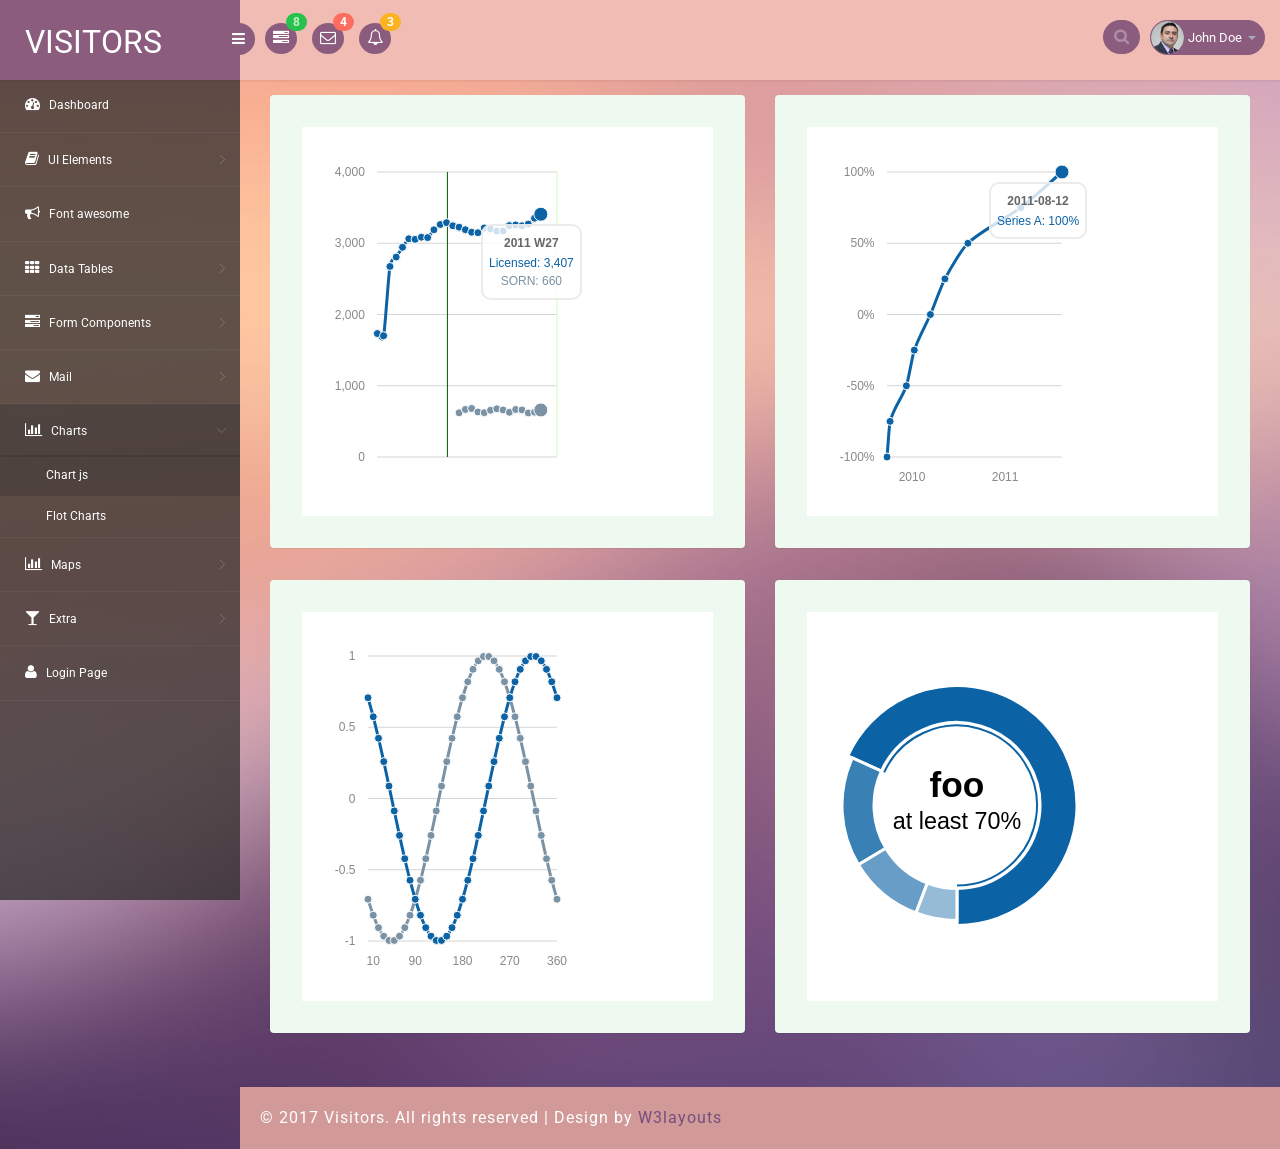
<file: public/quantri/chartjs.html>
<!--A Design by W3layouts
Author: W3layout
Author URL: http://w3layouts.com
License: Creative Commons Attribution 3.0 Unported
License URL: http://creativecommons.org/licenses/by/3.0/
-->
<!DOCTYPE html>
<head>
<title>Visitors an Admin Panel Category Bootstrap Responsive Website Template | Chartjs :: w3layouts</title>
<meta name="viewport" content="width=device-width, initial-scale=1">
<meta http-equiv="Content-Type" content="text/html; charset=utf-8" />
<meta name="keywords" content="Visitors Responsive web template, Bootstrap Web Templates, Flat Web Templates, Android Compatible web template, 
Smartphone Compatible web template, free webdesigns for Nokia, Samsung, LG, SonyEricsson, Motorola web design" />
<script type="application/x-javascript"> addEventListener("load", function() { setTimeout(hideURLbar, 0); }, false); function hideURLbar(){ window.scrollTo(0,1); } </script>
<!-- bootstrap-css -->
<link rel="stylesheet" href="css/bootstrap.min.css" >
<!-- //bootstrap-css -->
<!-- Custom CSS -->
<link href="css/style.css" rel='stylesheet' type='text/css' />
<link href="css/style-responsive.css" rel="stylesheet"/>
<link rel="stylesheet" href="css/morris.css">
<!-- font CSS -->
<link href='//fonts.googleapis.com/css?family=Roboto:400,100,100italic,300,300italic,400italic,500,500italic,700,700italic,900,900italic' rel='stylesheet' type='text/css'>
<!-- font-awesome icons -->
<link rel="stylesheet" href="css/font.css" type="text/css"/>
<link href="css/font-awesome.css" rel="stylesheet"> 
<!-- //font-awesome icons -->
<script src="js/jquery2.0.3.min.js"></script>
<!-- charts -->
<script src="js/raphael-min.js"></script>
<script src="js/morris.js"></script>
<!-- //charts -->
</head>
<body>
<section id="container">
<!--header start-->
<header class="header fixed-top clearfix">
<!--logo start-->
<div class="brand">

    <a href="index.html" class="logo">
        VISITORS
    </a>
    <div class="sidebar-toggle-box">
        <div class="fa fa-bars"></div>
    </div>
</div>
<!--logo end-->

<div class="nav notify-row" id="top_menu">
    <!--  notification start -->
    <ul class="nav top-menu">
        <!-- settings start -->
        <li class="dropdown">
            <a data-toggle="dropdown" class="dropdown-toggle" href="#">
                <i class="fa fa-tasks"></i>
                <span class="badge bg-success">8</span>
            </a>
            <ul class="dropdown-menu extended tasks-bar">
                <li>
                    <p class="">You have 8 pending tasks</p>
                </li>
                <li>
                    <a href="#">
                        <div class="task-info clearfix">
                            <div class="desc pull-left">
                                <h5>Target Sell</h5>
                                <p>25% , Deadline  12 June’13</p>
                            </div>
                                    <span class="notification-pie-chart pull-right" data-percent="45">
                            <span class="percent"></span>
                            </span>
                        </div>
                    </a>
                </li>
                <li>
                    <a href="#">
                        <div class="task-info clearfix">
                            <div class="desc pull-left">
                                <h5>Product Delivery</h5>
                                <p>45% , Deadline  12 June’13</p>
                            </div>
                                    <span class="notification-pie-chart pull-right" data-percent="78">
                            <span class="percent"></span>
                            </span>
                        </div>
                    </a>
                </li>
                <li>
                    <a href="#">
                        <div class="task-info clearfix">
                            <div class="desc pull-left">
                                <h5>Payment collection</h5>
                                <p>87% , Deadline  12 June’13</p>
                            </div>
                                    <span class="notification-pie-chart pull-right" data-percent="60">
                            <span class="percent"></span>
                            </span>
                        </div>
                    </a>
                </li>
                <li>
                    <a href="#">
                        <div class="task-info clearfix">
                            <div class="desc pull-left">
                                <h5>Target Sell</h5>
                                <p>33% , Deadline  12 June’13</p>
                            </div>
                                    <span class="notification-pie-chart pull-right" data-percent="90">
                            <span class="percent"></span>
                            </span>
                        </div>
                    </a>
                </li>

                <li class="external">
                    <a href="#">See All Tasks</a>
                </li>
            </ul>
        </li>
        <!-- settings end -->
        <!-- inbox dropdown start-->
        <li id="header_inbox_bar" class="dropdown">
            <a data-toggle="dropdown" class="dropdown-toggle" href="#">
                <i class="fa fa-envelope-o"></i>
                <span class="badge bg-important">4</span>
            </a>
            <ul class="dropdown-menu extended inbox">
                <li>
                    <p class="red">You have 4 Mails</p>
                </li>
                <li>
                    <a href="#">
                        <span class="photo"><img alt="avatar" src="images/3.png"></span>
                                <span class="subject">
                                <span class="from">Jonathan Smith</span>
                                <span class="time">Just now</span>
                                </span>
                                <span class="message">
                                    Hello, this is an example msg.
                                </span>
                    </a>
                </li>
                <li>
                    <a href="#">
                        <span class="photo"><img alt="avatar" src="images/1.png"></span>
                                <span class="subject">
                                <span class="from">Jane Doe</span>
                                <span class="time">2 min ago</span>
                                </span>
                                <span class="message">
                                    Nice admin template
                                </span>
                    </a>
                </li>
                <li>
                    <a href="#">
                        <span class="photo"><img alt="avatar" src="images/3.png"></span>
                                <span class="subject">
                                <span class="from">Tasi sam</span>
                                <span class="time">2 days ago</span>
                                </span>
                                <span class="message">
                                    This is an example msg.
                                </span>
                    </a>
                </li>
                <li>
                    <a href="#">
                        <span class="photo"><img alt="avatar" src="images/2.png"></span>
                                <span class="subject">
                                <span class="from">Mr. Perfect</span>
                                <span class="time">2 hour ago</span>
                                </span>
                                <span class="message">
                                    Hi there, its a test
                                </span>
                    </a>
                </li>
                <li>
                    <a href="#">See all messages</a>
                </li>
            </ul>
        </li>
        <!-- inbox dropdown end -->
        <!-- notification dropdown start-->
        <li id="header_notification_bar" class="dropdown">
            <a data-toggle="dropdown" class="dropdown-toggle" href="#">

                <i class="fa fa-bell-o"></i>
                <span class="badge bg-warning">3</span>
            </a>
            <ul class="dropdown-menu extended notification">
                <li>
                    <p>Notifications</p>
                </li>
                <li>
                    <div class="alert alert-info clearfix">
                        <span class="alert-icon"><i class="fa fa-bolt"></i></span>
                        <div class="noti-info">
                            <a href="#"> Server #1 overloaded.</a>
                        </div>
                    </div>
                </li>
                <li>
                    <div class="alert alert-danger clearfix">
                        <span class="alert-icon"><i class="fa fa-bolt"></i></span>
                        <div class="noti-info">
                            <a href="#"> Server #2 overloaded.</a>
                        </div>
                    </div>
                </li>
                <li>
                    <div class="alert alert-success clearfix">
                        <span class="alert-icon"><i class="fa fa-bolt"></i></span>
                        <div class="noti-info">
                            <a href="#"> Server #3 overloaded.</a>
                        </div>
                    </div>
                </li>

            </ul>
        </li>
        <!-- notification dropdown end -->
    </ul>
    <!--  notification end -->
</div>
<div class="top-nav clearfix">
    <!--search & user info start-->
    <ul class="nav pull-right top-menu">
        <li>
            <input type="text" class="form-control search" placeholder=" Search">
        </li>
        <!-- user login dropdown start-->
        <li class="dropdown">
            <a data-toggle="dropdown" class="dropdown-toggle" href="#">
                <img alt="" src="images/2.png">
                <span class="username">John Doe</span>
                <b class="caret"></b>
            </a>
            <ul class="dropdown-menu extended logout">
                <li><a href="#"><i class=" fa fa-suitcase"></i>Profile</a></li>
                <li><a href="#"><i class="fa fa-cog"></i> Settings</a></li>
                <li><a href="login.html"><i class="fa fa-key"></i> Log Out</a></li>
            </ul>
        </li>
        <!-- user login dropdown end -->
       
    </ul>
    <!--search & user info end-->
</div>
</header>
<!--header end-->
<!--sidebar start-->
<aside>
    <div id="sidebar" class="nav-collapse">
        <!-- sidebar menu start-->
        <div class="leftside-navigation">
            <ul class="sidebar-menu" id="nav-accordion">
                <li>
                    <a href="index.html">
                        <i class="fa fa-dashboard"></i>
                        <span>Dashboard</span>
                    </a>
                </li>
                
                <li class="sub-menu">
                    <a href="javascript:;">
                        <i class="fa fa-book"></i>
                        <span>UI Elements</span>
                    </a>
                    <ul class="sub">
						<li><a href="typography.html">Typography</a></li>
						<li><a href="glyphicon.html">glyphicon</a></li>
                        <li><a href="grids.html">Grids</a></li>
                    </ul>
                </li>
                <li>
                    <a href="fontawesome.html">
                        <i class="fa fa-bullhorn"></i>
                        <span>Font awesome </span>
                    </a>
                </li>
                <li class="sub-menu">
                    <a href="javascript:;">
                        <i class="fa fa-th"></i>
                        <span>Data Tables</span>
                    </a>
                    <ul class="sub">
                        <li><a href="basic_table.html">Basic Table</a></li>
                        <li><a href="responsive_table.html">Responsive Table</a></li>
                    </ul>
                </li>
                <li class="sub-menu">
                    <a href="javascript:;">
                        <i class="fa fa-tasks"></i>
                        <span>Form Components</span>
                    </a>
                    <ul class="sub">
                        <li><a href="form_component.html">Form Elements</a></li>
                        <li><a href="form_validation.html">Form Validation</a></li>
						<li><a href="dropzone.html">Dropzone</a></li>
                    </ul>
                </li>
                <li class="sub-menu">
                    <a href="javascript:;">
                        <i class="fa fa-envelope"></i>
                        <span>Mail </span>
                    </a>
                    <ul class="sub">
                        <li><a href="mail.html">Inbox</a></li>
                        <li><a href="mail_compose.html">Compose Mail</a></li>
                    </ul>
                </li>
                <li class="sub-menu">
                    <a class="active" href="javascript:;">
                        <i class=" fa fa-bar-chart-o"></i>
                        <span>Charts</span>
                    </a>
                    <ul class="sub">
                        <li><a class="active" href="chartjs.html">Chart js</a></li>
                        <li><a href="flot_chart.html">Flot Charts</a></li>
                    </ul>
                </li>
                <li class="sub-menu">
                    <a href="javascript:;">
                        <i class=" fa fa-bar-chart-o"></i>
                        <span>Maps</span>
                    </a>
                    <ul class="sub">
                        <li><a href="google_map.html">Google Map</a></li>
                        <li><a href="vector_map.html">Vector Map</a></li>
                    </ul>
                </li>
                <li class="sub-menu">
                    <a href="javascript:;">
                        <i class="fa fa-glass"></i>
                        <span>Extra</span>
                    </a>
                    <ul class="sub">
                        <li><a href="gallery.html">Gallery</a></li>
						<li><a href="404.html">404 Error</a></li>
                        <li><a href="registration.html">Registration</a></li>
                    </ul>
                </li>
                <li>
                    <a href="login.html">
                        <i class="fa fa-user"></i>
                        <span>Login Page</span>
                    </a>
                </li>
            </ul>            </div>
        <!-- sidebar menu end-->
    </div>
</aside>
<!--sidebar end-->
<!--main content start-->
<section id="main-content">
	<section class="wrapper">
		<div class="chart_agile">
			<div class="col-md-6 chart_agile_left">
				<div class="chart_agile_top">
					<div class="chart_agile_bottom">
						<div id="graph10"></div>
							<script>
							var week_data = [
							  {"period": "2011 W27", "licensed": 3407, "sorned": 660},
							  {"period": "2011 W26", "licensed": 3351, "sorned": 629},
							  {"period": "2011 W25", "licensed": 3269, "sorned": 618},
							  {"period": "2011 W24", "licensed": 3246, "sorned": 661},
							  {"period": "2011 W23", "licensed": 3257, "sorned": 667},
							  {"period": "2011 W22", "licensed": 3248, "sorned": 627},
							  {"period": "2011 W21", "licensed": 3171, "sorned": 660},
							  {"period": "2011 W20", "licensed": 3171, "sorned": 676},
							  {"period": "2011 W19", "licensed": 3201, "sorned": 656},
							  {"period": "2011 W18", "licensed": 3215, "sorned": 622},
							  {"period": "2011 W17", "licensed": 3148, "sorned": 632},
							  {"period": "2011 W16", "licensed": 3155, "sorned": 681},
							  {"period": "2011 W15", "licensed": 3190, "sorned": 667},
							  {"period": "2011 W14", "licensed": 3226, "sorned": 620},
							  {"period": "2011 W13", "licensed": 3245, "sorned": null},
							  {"period": "2011 W12", "licensed": 3289, "sorned": null},
							  {"period": "2011 W11", "licensed": 3263, "sorned": null},
							  {"period": "2011 W10", "licensed": 3189, "sorned": null},
							  {"period": "2011 W09", "licensed": 3079, "sorned": null},
							  {"period": "2011 W08", "licensed": 3085, "sorned": null},
							  {"period": "2011 W07", "licensed": 3055, "sorned": null},
							  {"period": "2011 W06", "licensed": 3063, "sorned": null},
							  {"period": "2011 W05", "licensed": 2943, "sorned": null},
							  {"period": "2011 W04", "licensed": 2806, "sorned": null},
							  {"period": "2011 W03", "licensed": 2674, "sorned": null},
							  {"period": "2011 W02", "licensed": 1702, "sorned": null},
							  {"period": "2011 W01", "licensed": 1732, "sorned": null}
							];
							Morris.Line({
							  element: 'graph10',
							  data: week_data,
							  xkey: 'period',
							  ykeys: ['licensed', 'sorned'],
							  labels: ['Licensed', 'SORN'],
							  events: [
								'2011-04',
								'2011-08'
							  ]
							});
							</script>

					</div>
				</div>
			</div>
			<div class="col-md-6 chart_agile_right">
				<div class="chart_agile_top">
					<div class="chart_agile_bottom">
						<div id="graph11"></div>
							<script>
							var neg_data = [
							  {"period": "2011-08-12", "a": 100},
							  {"period": "2011-03-03", "a": 75},
							  {"period": "2010-08-08", "a": 50},
							  {"period": "2010-05-10", "a": 25},
							  {"period": "2010-03-14", "a": 0},
							  {"period": "2010-01-10", "a": -25},
							  {"period": "2009-12-10", "a": -50},
							  {"period": "2009-10-07", "a": -75},
							  {"period": "2009-09-25", "a": -100}
							];
							Morris.Line({
							  element: 'graph11',
							  data: neg_data,
							  xkey: 'period',
							  ykeys: ['a'],
							  labels: ['Series A'],
							  units: '%'
							});
							</script>

					</div>
				</div>
			</div>
			<div class="col-md-6 chart_agile_left">
				<div class="chart_agile_top">
					<div class="chart_agile_bottom">
						<div id="graph1"></div>
						<script>
						var nReloads = 0;
						function data(offset) {
						  var ret = [];
						  for (var x = 0; x <= 360; x += 10) {
							var v = (offset + x) % 360;
							ret.push({
							  x: x,
							  y: Math.sin(Math.PI * v / 180).toFixed(4),
							  z: Math.cos(Math.PI * v / 180).toFixed(4)
							});
						  }
						  return ret;
						}
						var graph = Morris.Line({
							element: 'graph1',
							data: data(0),
							xkey: 'x',
							ykeys: ['y', 'z'],
							labels: ['sin()', 'cos()'],
							parseTime: false,
							ymin: -1.0,
							ymax: 1.0,
							hideHover: true
						});
						function update() {
						  nReloads++;
						  graph.setData(data(5 * nReloads));
						  $('#reloadStatus').text(nReloads + ' reloads');
						}
						setInterval(update, 100);
						</script>

					</div>
				</div>
			</div>
			<div class="col-md-6 chart_agile_right">
				<div class="chart_agile_top">
					<div class="chart_agile_bottom">
						<div id="graph4"></div>
						<script>
							Morris.Donut({
							  element: 'graph4',
							  data: [
								{value: 70, label: 'foo', formatted: 'at least 70%' },
								{value: 15, label: 'bar', formatted: 'approx. 15%' },
								{value: 10, label: 'baz', formatted: 'approx. 10%' },
								{value: 5, label: 'A really really long label', formatted: 'at most 5%' }
							  ],
							  formatter: function (x, data) { return data.formatted; }
							});
						</script>

					</div>
				</div>
			</div>
						<div class="clearfix"></div>
		</div>
</section>
 <!-- footer -->
		  <div class="footer">
			<div class="wthree-copyright">
			  <p>© 2017 Visitors. All rights reserved | Design by <a href="http://w3layouts.com">W3layouts</a></p>
			</div>
		  </div>
  <!-- / footer -->
</section>

<!--main content end-->
</section>
<script src="js/bootstrap.js"></script>
<script src="js/jquery.dcjqaccordion.2.7.js"></script>
<script src="js/scripts.js"></script>
<script src="js/jquery.slimscroll.js"></script>
<script src="js/jquery.nicescroll.js"></script>
<!--[if lte IE 8]><script language="javascript" type="text/javascript" src="js/flot-chart/excanvas.min.js"></script><![endif]-->
<script src="js/jquery.scrollTo.js"></script>
</body>
</html>
</file>
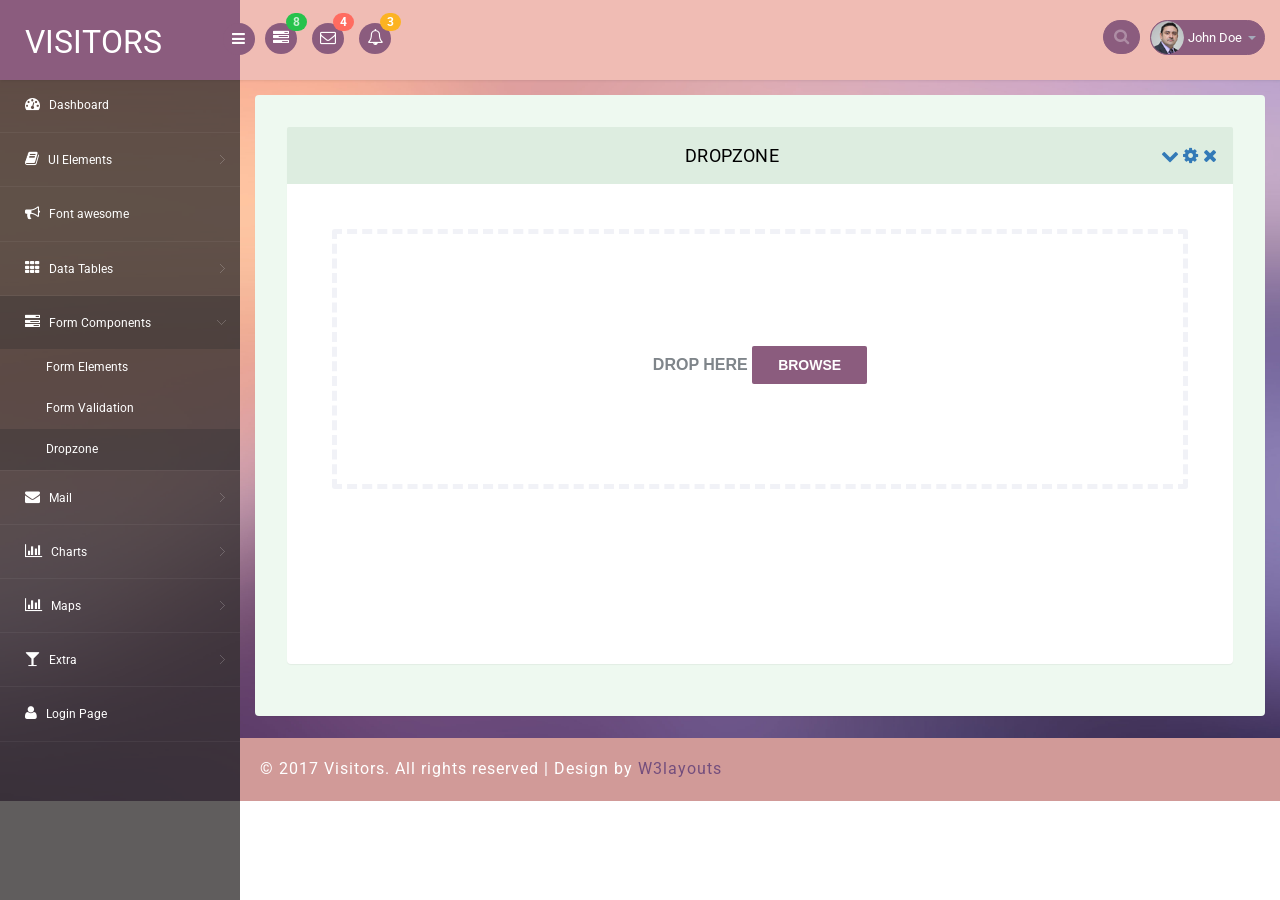
<file: public/quantri/dropzone.html>
<!--A Design by W3layouts
Author: W3layout
Author URL: http://w3layouts.com
License: Creative Commons Attribution 3.0 Unported
License URL: http://creativecommons.org/licenses/by/3.0/
-->
<!DOCTYPE html>
<head>
<title>Visitors an Admin Panel Category Bootstrap Responsive Website Template | Dropzone :: w3layouts</title>
<meta name="viewport" content="width=device-width, initial-scale=1">
<meta http-equiv="Content-Type" content="text/html; charset=utf-8" />
<meta name="keywords" content="Visitors Responsive web template, Bootstrap Web Templates, Flat Web Templates, Android Compatible web template, 
Smartphone Compatible web template, free webdesigns for Nokia, Samsung, LG, SonyEricsson, Motorola web design" />
<script type="application/x-javascript"> addEventListener("load", function() { setTimeout(hideURLbar, 0); }, false); function hideURLbar(){ window.scrollTo(0,1); } </script>
<!-- bootstrap-css -->
<link rel="stylesheet" href="css/bootstrap.min.css" >
<!-- //bootstrap-css -->
<!-- Custom CSS -->
<link href="css/style.css" rel='stylesheet' type='text/css' />
<link href="css/style-responsive.css" rel="stylesheet"/>
<!-- font CSS -->
<link href='//fonts.googleapis.com/css?family=Roboto:400,100,100italic,300,300italic,400italic,500,500italic,700,700italic,900,900italic' rel='stylesheet' type='text/css'>
<!-- font-awesome icons -->
<link rel="stylesheet" href="css/font.css" type="text/css"/>
<link href="css/font-awesome.css" rel="stylesheet"> 
<!-- //font-awesome icons -->
<script src="js/jquery2.0.3.min.js"></script>
</head>
<body>
<section id="container">
<!--header start-->
<header class="header fixed-top clearfix">
<!--logo start-->
<div class="brand">
    <a href="index.html" class="logo">
        VISITORS
    </a>
    <div class="sidebar-toggle-box">
        <div class="fa fa-bars"></div>
    </div>
</div>
<!--logo end-->
<div class="nav notify-row" id="top_menu">
    <!--  notification start -->
    <ul class="nav top-menu">
        <!-- settings start -->
        <li class="dropdown">
            <a data-toggle="dropdown" class="dropdown-toggle" href="#">
                <i class="fa fa-tasks"></i>
                <span class="badge bg-success">8</span>
            </a>
            <ul class="dropdown-menu extended tasks-bar">
                <li>
                    <p class="">You have 8 pending tasks</p>
                </li>
                <li>
                    <a href="#">
                        <div class="task-info clearfix">
                            <div class="desc pull-left">
                                <h5>Target Sell</h5>
                                <p>25% , Deadline  12 June’13</p>
                            </div>
                                    <span class="notification-pie-chart pull-right" data-percent="45">
                            <span class="percent"></span>
                            </span>
                        </div>
                    </a>
                </li>
                <li>
                    <a href="#">
                        <div class="task-info clearfix">
                            <div class="desc pull-left">
                                <h5>Product Delivery</h5>
                                <p>45% , Deadline  12 June’13</p>
                            </div>
                                    <span class="notification-pie-chart pull-right" data-percent="78">
                            <span class="percent"></span>
                            </span>
                        </div>
                    </a>
                </li>
                <li>
                    <a href="#">
                        <div class="task-info clearfix">
                            <div class="desc pull-left">
                                <h5>Payment collection</h5>
                                <p>87% , Deadline  12 June’13</p>
                            </div>
                                    <span class="notification-pie-chart pull-right" data-percent="60">
                            <span class="percent"></span>
                            </span>
                        </div>
                    </a>
                </li>
                <li>
                    <a href="#">
                        <div class="task-info clearfix">
                            <div class="desc pull-left">
                                <h5>Target Sell</h5>
                                <p>33% , Deadline  12 June’13</p>
                            </div>
                                    <span class="notification-pie-chart pull-right" data-percent="90">
                            <span class="percent"></span>
                            </span>
                        </div>
                    </a>
                </li>

                <li class="external">
                    <a href="#">See All Tasks</a>
                </li>
            </ul>
        </li>
        <!-- settings end -->
        <!-- inbox dropdown start-->
        <li id="header_inbox_bar" class="dropdown">
            <a data-toggle="dropdown" class="dropdown-toggle" href="#">
                <i class="fa fa-envelope-o"></i>
                <span class="badge bg-important">4</span>
            </a>
            <ul class="dropdown-menu extended inbox">
                <li>
                    <p class="red">You have 4 Mails</p>
                </li>
                <li>
                    <a href="#">
                        <span class="photo"><img alt="avatar" src="images/3.png"></span>
                                <span class="subject">
                                <span class="from">Jonathan Smith</span>
                                <span class="time">Just now</span>
                                </span>
                                <span class="message">
                                    Hello, this is an example msg.
                                </span>
                    </a>
                </li>
                <li>
                    <a href="#">
                        <span class="photo"><img alt="avatar" src="images/1.png"></span>
                                <span class="subject">
                                <span class="from">Jane Doe</span>
                                <span class="time">2 min ago</span>
                                </span>
                                <span class="message">
                                    Nice admin template
                                </span>
                    </a>
                </li>
                <li>
                    <a href="#">
                        <span class="photo"><img alt="avatar" src="images/3.png"></span>
                                <span class="subject">
                                <span class="from">Tasi sam</span>
                                <span class="time">2 days ago</span>
                                </span>
                                <span class="message">
                                    This is an example msg.
                                </span>
                    </a>
                </li>
                <li>
                    <a href="#">
                        <span class="photo"><img alt="avatar" src="images/2.png"></span>
                                <span class="subject">
                                <span class="from">Mr. Perfect</span>
                                <span class="time">2 hour ago</span>
                                </span>
                                <span class="message">
                                    Hi there, its a test
                                </span>
                    </a>
                </li>
                <li>
                    <a href="#">See all messages</a>
                </li>
            </ul>
        </li>
        <!-- inbox dropdown end -->
        <!-- notification dropdown start-->
        <li id="header_notification_bar" class="dropdown">
            <a data-toggle="dropdown" class="dropdown-toggle" href="#">

                <i class="fa fa-bell-o"></i>
                <span class="badge bg-warning">3</span>
            </a>
            <ul class="dropdown-menu extended notification">
                <li>
                    <p>Notifications</p>
                </li>
                <li>
                    <div class="alert alert-info clearfix">
                        <span class="alert-icon"><i class="fa fa-bolt"></i></span>
                        <div class="noti-info">
                            <a href="#"> Server #1 overloaded.</a>
                        </div>
                    </div>
                </li>
                <li>
                    <div class="alert alert-danger clearfix">
                        <span class="alert-icon"><i class="fa fa-bolt"></i></span>
                        <div class="noti-info">
                            <a href="#"> Server #2 overloaded.</a>
                        </div>
                    </div>
                </li>
                <li>
                    <div class="alert alert-success clearfix">
                        <span class="alert-icon"><i class="fa fa-bolt"></i></span>
                        <div class="noti-info">
                            <a href="#"> Server #3 overloaded.</a>
                        </div>
                    </div>
                </li>

            </ul>
        </li>
        <!-- notification dropdown end -->
    </ul>
    <!--  notification end -->
</div>
<div class="top-nav clearfix">
    <!--search & user info start-->
    <ul class="nav pull-right top-menu">
        <li>
            <input type="text" class="form-control search" placeholder=" Search">
        </li>
        <!-- user login dropdown start-->
        <li class="dropdown">
            <a data-toggle="dropdown" class="dropdown-toggle" href="#">
                <img alt="" src="images/2.png">
                <span class="username">John Doe</span>
                <b class="caret"></b>
            </a>
            <ul class="dropdown-menu extended logout">
                <li><a href="#"><i class=" fa fa-suitcase"></i>Profile</a></li>
                <li><a href="#"><i class="fa fa-cog"></i> Settings</a></li>
                <li><a href="login.html"><i class="fa fa-key"></i> Log Out</a></li>
            </ul>
        </li>
        <!-- user login dropdown end -->
       
    </ul>
    <!--search & user info end-->
</div>
</header>
<!--header end-->
<!--sidebar start-->
<aside>
    <div id="sidebar" class="nav-collapse">
        <!-- sidebar menu start-->
        <div class="leftside-navigation">
            <ul class="sidebar-menu" id="nav-accordion">
                <li>
                    <a href="index.html">
                        <i class="fa fa-dashboard"></i>
                        <span>Dashboard</span>
                    </a>
                </li>
                
                <li class="sub-menu">
                    <a href="javascript:;">
                        <i class="fa fa-book"></i>
                        <span>UI Elements</span>
                    </a>
                    <ul class="sub">
						<li><a href="typography.html">Typography</a></li>
						<li><a href="glyphicon.html">glyphicon</a></li>
                        <li><a href="grids.html">Grids</a></li>
                    </ul>
                </li>
                <li>
                    <a href="fontawesome.html">
                        <i class="fa fa-bullhorn"></i>
                        <span>Font awesome </span>
                    </a>
                </li>
                <li class="sub-menu">
                    <a href="javascript:;">
                        <i class="fa fa-th"></i>
                        <span>Data Tables</span>
                    </a>
                    <ul class="sub">
                        <li><a href="basic_table.html">Basic Table</a></li>
                        <li><a href="responsive_table.html">Responsive Table</a></li>
                    </ul>
                </li>
                <li class="sub-menu">
                    <a class="active" href="javascript:;">
                        <i class="fa fa-tasks"></i>
                        <span>Form Components</span>
                    </a>
                    <ul class="sub">
                        <li><a href="form_component.html">Form Elements</a></li>
                        <li><a href="form_validation.html">Form Validation</a></li>
						<li><a class="active" href="dropzone.html">Dropzone</a></li>
                    </ul>
                </li>
                <li class="sub-menu">
                    <a href="javascript:;">
                        <i class="fa fa-envelope"></i>
                        <span>Mail </span>
                    </a>
                    <ul class="sub">
                        <li><a href="mail.html">Inbox</a></li>
                        <li><a href="mail_compose.html">Compose Mail</a></li>
                    </ul>
                </li>
                <li class="sub-menu">
                    <a href="javascript:;">
                        <i class=" fa fa-bar-chart-o"></i>
                        <span>Charts</span>
                    </a>
                    <ul class="sub">
                        <li><a href="chartjs.html">Chart js</a></li>
                        <li><a href="flot_chart.html">Flot Charts</a></li>
                    </ul>
                </li>
                <li class="sub-menu">
                    <a href="javascript:;">
                        <i class=" fa fa-bar-chart-o"></i>
                        <span>Maps</span>
                    </a>
                    <ul class="sub">
                        <li><a href="google_map.html">Google Map</a></li>
                        <li><a href="vector_map.html">Vector Map</a></li>
                    </ul>
                </li>
                <li class="sub-menu">
                    <a href="javascript:;">
                        <i class="fa fa-glass"></i>
                        <span>Extra</span>
                    </a>
                    <ul class="sub">
                        <li><a href="gallery.html">Gallery</a></li>
						<li><a href="404.html">404 Error</a></li>
                        <li><a href="registration.html">Registration</a></li>
                    </ul>
                </li>
                <li>
                    <a href="login.html">
                        <i class="fa fa-user"></i>
                        <span>Login Page</span>
                    </a>
                </li>
            </ul>            </div>
        <!-- sidebar menu end-->
    </div>
</aside>
<!--sidebar end-->
<!--main content start-->
<section id="main-content">
	<section class="wrapper">
		<div class="form-w3layouts">
        <!-- page start-->

        <div class="row">
            <div class="col-sm-12">
                <section class="panel">
                    <header class="panel-heading">
                        Dropzone
                        <span class="tools pull-right">
                            <a href="javascript:;" class="fa fa-chevron-down"></a>
                            <a href="javascript:;" class="fa fa-cog"></a>
                            <a href="javascript:;" class="fa fa-times"></a>
                         </span>
                    </header>
                    <div class="panel-body">
                        <form id="upload" method="post" action="upload.php" enctype="multipart/form-data">
                            <div id="drop">
                                Drop Here

                                <a>Browse</a>
                                <input type="file" name="upl" multiple="">
                            </div>

                            <ul>
                                <!-- The file uploads will be shown here -->
                            </ul>

                        </form>
                    </div>
                </section>
            </div>
        </div>
        <!-- page end-->
        </div>
</section>
 <!-- footer -->
		  <div class="footer">
			<div class="wthree-copyright">
			  <p>© 2017 Visitors. All rights reserved | Design by <a href="http://w3layouts.com">W3layouts</a></p>
			</div>
		  </div>
  <!-- / footer -->
</section>

<!--main content end-->
</section>
<script src="js/bootstrap.js"></script>
<script src="js/jquery.dcjqaccordion.2.7.js"></script>
<script src="js/scripts.js"></script>
<script src="js/jquery.slimscroll.js"></script>
<script src="js/jquery.nicescroll.js"></script>
<!--[if lte IE 8]><script language="javascript" type="text/javascript" src="js/flot-chart/excanvas.min.js"></script><![endif]-->
<script src="js/jquery.fileupload.js"></script>
<script src="js/script.js"></script>
<script src="js/jquery.scrollTo.js"></script>
</body>
</html>
</file>
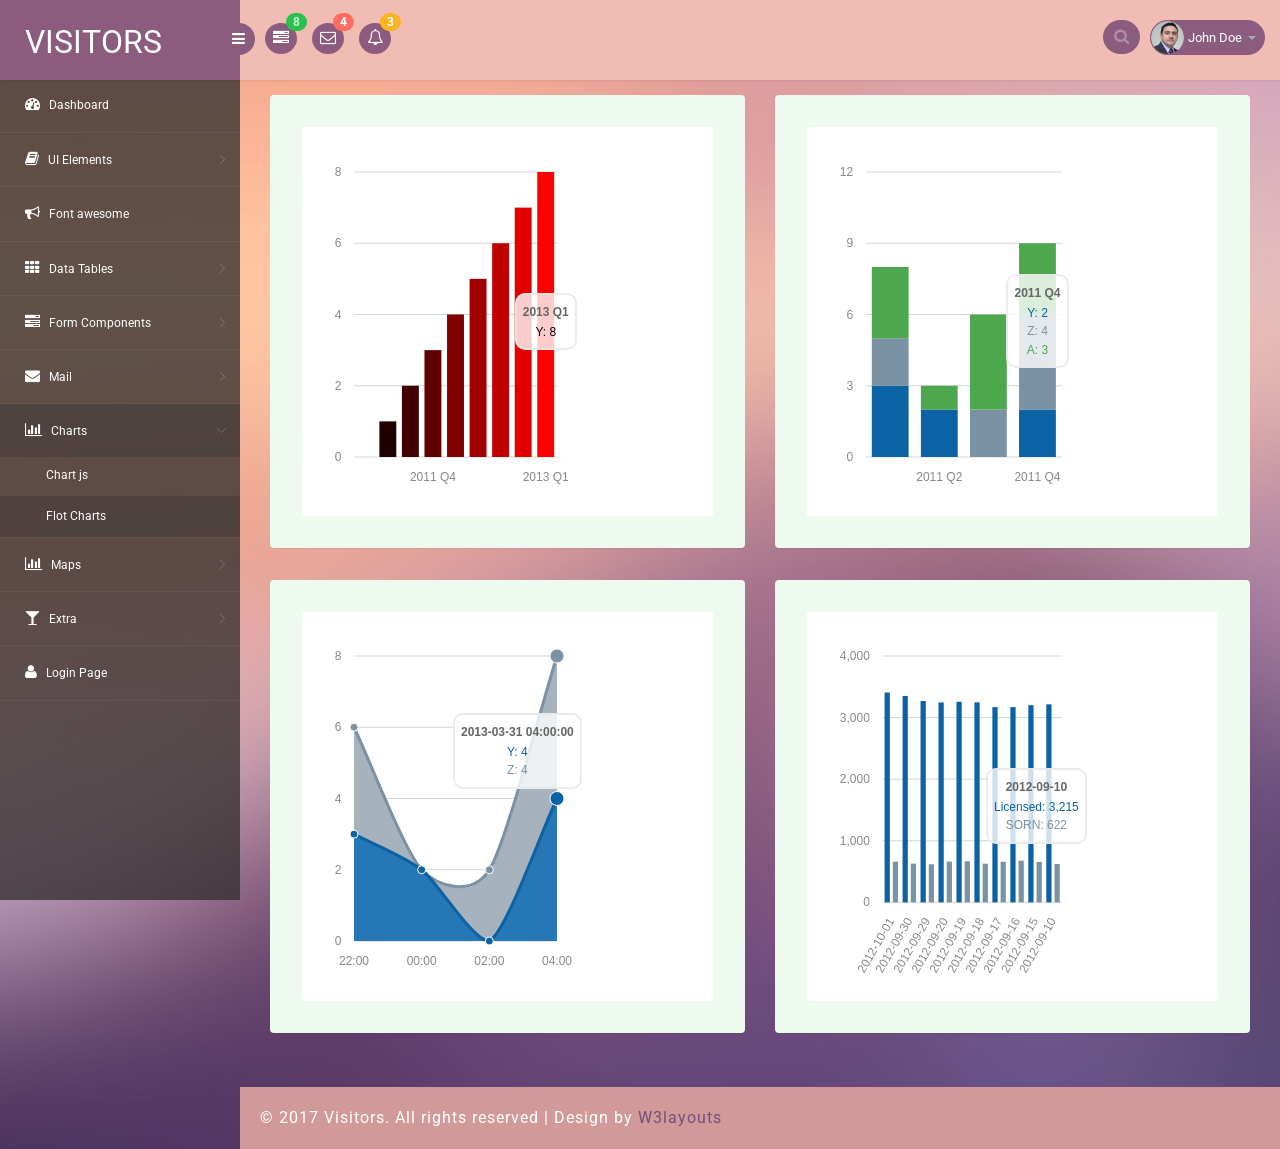
<file: public/quantri/flot_chart.html>
<!--A Design by W3layouts
Author: W3layout
Author URL: http://w3layouts.com
License: Creative Commons Attribution 3.0 Unported
License URL: http://creativecommons.org/licenses/by/3.0/
-->
<!DOCTYPE html>
<head>
<title>Visitors an Admin Panel Category Bootstrap Responsive Website Template | Flot_chart :: w3layouts</title>
<meta name="viewport" content="width=device-width, initial-scale=1">
<meta http-equiv="Content-Type" content="text/html; charset=utf-8" />
<meta name="keywords" content="Visitors Responsive web template, Bootstrap Web Templates, Flat Web Templates, Android Compatible web template, 
Smartphone Compatible web template, free webdesigns for Nokia, Samsung, LG, SonyEricsson, Motorola web design" />
<script type="application/x-javascript"> addEventListener("load", function() { setTimeout(hideURLbar, 0); }, false); function hideURLbar(){ window.scrollTo(0,1); } </script>
<!-- bootstrap-css -->
<link rel="stylesheet" href="css/bootstrap.min.css" >
<!-- //bootstrap-css -->
<!-- Custom CSS -->
<link href="css/style.css" rel='stylesheet' type='text/css' />
<link href="css/style-responsive.css" rel="stylesheet"/>
<!-- font CSS -->
<link href='//fonts.googleapis.com/css?family=Roboto:400,100,100italic,300,300italic,400italic,500,500italic,700,700italic,900,900italic' rel='stylesheet' type='text/css'>
<!-- font-awesome icons -->
<link rel="stylesheet" href="css/font.css" type="text/css"/>
<link href="css/font-awesome.css" rel="stylesheet"> 
<!-- //font-awesome icons -->
<script src="js/jquery2.0.3.min.js"></script>
<!-- charts -->
<script src="js/raphael-min.js"></script>
<script src="js/morris.js"></script>
<link rel="stylesheet" href="css/morris.css">
<!-- //charts -->

</head>
<body>
<section id="container">
<!--header start-->
<header class="header fixed-top clearfix">
<!--logo start-->
<div class="brand">
    <a href="index.html" class="logo">
        VISITORS
    </a>
    <div class="sidebar-toggle-box">
        <div class="fa fa-bars"></div>
    </div>
</div>
<!--logo end-->

<div class="nav notify-row" id="top_menu">
    <!--  notification start -->
    <ul class="nav top-menu">
        <!-- settings start -->
        <li class="dropdown">
            <a data-toggle="dropdown" class="dropdown-toggle" href="#">
                <i class="fa fa-tasks"></i>
                <span class="badge bg-success">8</span>
            </a>
            <ul class="dropdown-menu extended tasks-bar">
                <li>
                    <p class="">You have 8 pending tasks</p>
                </li>
                <li>
                    <a href="#">
                        <div class="task-info clearfix">
                            <div class="desc pull-left">
                                <h5>Target Sell</h5>
                                <p>25% , Deadline  12 June’13</p>
                            </div>
                                    <span class="notification-pie-chart pull-right" data-percent="45">
                            <span class="percent"></span>
                            </span>
                        </div>
                    </a>
                </li>
                <li>
                    <a href="#">
                        <div class="task-info clearfix">
                            <div class="desc pull-left">
                                <h5>Product Delivery</h5>
                                <p>45% , Deadline  12 June’13</p>
                            </div>
                                    <span class="notification-pie-chart pull-right" data-percent="78">
                            <span class="percent"></span>
                            </span>
                        </div>
                    </a>
                </li>
                <li>
                    <a href="#">
                        <div class="task-info clearfix">
                            <div class="desc pull-left">
                                <h5>Payment collection</h5>
                                <p>87% , Deadline  12 June’13</p>
                            </div>
                                    <span class="notification-pie-chart pull-right" data-percent="60">
                            <span class="percent"></span>
                            </span>
                        </div>
                    </a>
                </li>
                <li>
                    <a href="#">
                        <div class="task-info clearfix">
                            <div class="desc pull-left">
                                <h5>Target Sell</h5>
                                <p>33% , Deadline  12 June’13</p>
                            </div>
                                    <span class="notification-pie-chart pull-right" data-percent="90">
                            <span class="percent"></span>
                            </span>
                        </div>
                    </a>
                </li>

                <li class="external">
                    <a href="#">See All Tasks</a>
                </li>
            </ul>
        </li>
        <!-- settings end -->
        <!-- inbox dropdown start-->
        <li id="header_inbox_bar" class="dropdown">
            <a data-toggle="dropdown" class="dropdown-toggle" href="#">
                <i class="fa fa-envelope-o"></i>
                <span class="badge bg-important">4</span>
            </a>
            <ul class="dropdown-menu extended inbox">
                <li>
                    <p class="red">You have 4 Mails</p>
                </li>
                <li>
                    <a href="#">
                        <span class="photo"><img alt="avatar" src="images/3.png"></span>
                                <span class="subject">
                                <span class="from">Jonathan Smith</span>
                                <span class="time">Just now</span>
                                </span>
                                <span class="message">
                                    Hello, this is an example msg.
                                </span>
                    </a>
                </li>
                <li>
                    <a href="#">
                        <span class="photo"><img alt="avatar" src="images/1.png"></span>
                                <span class="subject">
                                <span class="from">Jane Doe</span>
                                <span class="time">2 min ago</span>
                                </span>
                                <span class="message">
                                    Nice admin template
                                </span>
                    </a>
                </li>
                <li>
                    <a href="#">
                        <span class="photo"><img alt="avatar" src="images/3.png"></span>
                                <span class="subject">
                                <span class="from">Tasi sam</span>
                                <span class="time">2 days ago</span>
                                </span>
                                <span class="message">
                                    This is an example msg.
                                </span>
                    </a>
                </li>
                <li>
                    <a href="#">
                        <span class="photo"><img alt="avatar" src="images/2.png"></span>
                                <span class="subject">
                                <span class="from">Mr. Perfect</span>
                                <span class="time">2 hour ago</span>
                                </span>
                                <span class="message">
                                    Hi there, its a test
                                </span>
                    </a>
                </li>
                <li>
                    <a href="#">See all messages</a>
                </li>
            </ul>
        </li>
        <!-- inbox dropdown end -->
        <!-- notification dropdown start-->
        <li id="header_notification_bar" class="dropdown">
            <a data-toggle="dropdown" class="dropdown-toggle" href="#">

                <i class="fa fa-bell-o"></i>
                <span class="badge bg-warning">3</span>
            </a>
            <ul class="dropdown-menu extended notification">
                <li>
                    <p>Notifications</p>
                </li>
                <li>
                    <div class="alert alert-info clearfix">
                        <span class="alert-icon"><i class="fa fa-bolt"></i></span>
                        <div class="noti-info">
                            <a href="#"> Server #1 overloaded.</a>
                        </div>
                    </div>
                </li>
                <li>
                    <div class="alert alert-danger clearfix">
                        <span class="alert-icon"><i class="fa fa-bolt"></i></span>
                        <div class="noti-info">
                            <a href="#"> Server #2 overloaded.</a>
                        </div>
                    </div>
                </li>
                <li>
                    <div class="alert alert-success clearfix">
                        <span class="alert-icon"><i class="fa fa-bolt"></i></span>
                        <div class="noti-info">
                            <a href="#"> Server #3 overloaded.</a>
                        </div>
                    </div>
                </li>

            </ul>
        </li>
        <!-- notification dropdown end -->
    </ul>
    <!--  notification end -->
</div>
<div class="top-nav clearfix">
    <!--search & user info start-->
    <ul class="nav pull-right top-menu">
        <li>
            <input type="text" class="form-control search" placeholder=" Search">
        </li>
        <!-- user login dropdown start-->
        <li class="dropdown">
            <a data-toggle="dropdown" class="dropdown-toggle" href="#">
                <img alt="" src="images/2.png">
                <span class="username">John Doe</span>
                <b class="caret"></b>
            </a>
            <ul class="dropdown-menu extended logout">
                <li><a href="#"><i class=" fa fa-suitcase"></i>Profile</a></li>
                <li><a href="#"><i class="fa fa-cog"></i> Settings</a></li>
                <li><a href="login.html"><i class="fa fa-key"></i> Log Out</a></li>
            </ul>
        </li>
        <!-- user login dropdown end -->
       
    </ul>
    <!--search & user info end-->
</div>
</header>
<!--header end-->
<!--sidebar start-->
<aside>
    <div id="sidebar" class="nav-collapse">
        <!-- sidebar menu start-->
        <div class="leftside-navigation">
            <ul class="sidebar-menu" id="nav-accordion">
                <li>
                    <a href="index.html">
                        <i class="fa fa-dashboard"></i>
                        <span>Dashboard</span>
                    </a>
                </li>
                
                <li class="sub-menu">
                    <a href="javascript:;">
                        <i class="fa fa-book"></i>
                        <span>UI Elements</span>
                    </a>
                    <ul class="sub">
						<li><a href="typography.html">Typography</a></li>
						<li><a href="glyphicon.html">glyphicon</a></li>
                        <li><a href="grids.html">Grids</a></li>
                    </ul>
                </li>
                <li>
                    <a href="fontawesome.html">
                        <i class="fa fa-bullhorn"></i>
                        <span>Font awesome </span>
                    </a>
                </li>
                <li class="sub-menu">
                    <a href="javascript:;">
                        <i class="fa fa-th"></i>
                        <span>Data Tables</span>
                    </a>
                    <ul class="sub">
                        <li><a href="basic_table.html">Basic Table</a></li>
                        <li><a href="responsive_table.html">Responsive Table</a></li>
                    </ul>
                </li>
                <li class="sub-menu">
                    <a href="javascript:;">
                        <i class="fa fa-tasks"></i>
                        <span>Form Components</span>
                    </a>
                    <ul class="sub">
                        <li><a href="form_component.html">Form Elements</a></li>
                        <li><a href="form_validation.html">Form Validation</a></li>
						<li><a href="dropzone.html">Dropzone</a></li>
                    </ul>
                </li>
                <li class="sub-menu">
                    <a href="javascript:;">
                        <i class="fa fa-envelope"></i>
                        <span>Mail </span>
                    </a>
                    <ul class="sub">
                        <li><a href="mail.html">Inbox</a></li>
                        <li><a href="mail_compose.html">Compose Mail</a></li>
                    </ul>
                </li>
                <li class="sub-menu">
                    <a class="active" href="javascript:;">
                        <i class=" fa fa-bar-chart-o"></i>
                        <span>Charts</span>
                    </a>
                    <ul class="sub">
                        <li><a href="chartjs.html">Chart js</a></li>
                        <li><a class="active" href="flot_chart.html">Flot Charts</a></li>
                    </ul>
                </li>
                <li class="sub-menu">
                    <a href="javascript:;">
                        <i class=" fa fa-bar-chart-o"></i>
                        <span>Maps</span>
                    </a>
                    <ul class="sub">
                        <li><a href="google_map.html">Google Map</a></li>
                        <li><a href="vector_map.html">Vector Map</a></li>
                    </ul>
                </li>
                <li class="sub-menu">
                    <a href="javascript:;">
                        <i class="fa fa-glass"></i>
                        <span>Extra</span>
                    </a>
                    <ul class="sub">
                        <li><a href="gallery.html">Gallery</a></li>
						<li><a href="404.html">404 Error</a></li>
                        <li><a href="registration.html">Registration</a></li>
                    </ul>
                </li>
                <li>
                    <a href="login.html">
                        <i class="fa fa-user"></i>
                        <span>Login Page</span>
                    </a>
                </li>
            </ul>            </div>
        <!-- sidebar menu end-->
    </div>
</aside>
<!--sidebar end-->
<!--main content start-->
<section id="main-content">
	<section class="wrapper">
		<div class="chart_agile">
			<div class="col-md-6 floatcharts_w3layouts_left">
				<div class="floatcharts_w3layouts_top">
					<div class="floatcharts_w3layouts_bottom">
						<div id="graph6"></div>
						<script>
						// Use Morris.Bar
						Morris.Bar({
						  element: 'graph6',
						  data: [
							{x: '2011 Q1', y: 0},
							{x: '2011 Q2', y: 1},
							{x: '2011 Q3', y: 2},
							{x: '2011 Q4', y: 3},
							{x: '2012 Q1', y: 4},
							{x: '2012 Q2', y: 5},
							{x: '2012 Q3', y: 6},
							{x: '2012 Q4', y: 7},
							{x: '2013 Q1', y: 8}
						  ],
						  xkey: 'x',
						  ykeys: ['y'],
						  labels: ['Y'],
						  barColors: function (row, series, type) {
							if (type === 'bar') {
							  var red = Math.ceil(255 * row.y / this.ymax);
							  return 'rgb(' + red + ',0,0)';
							}
							else {
							  return '#000';
							}
						  }
						});
						</script>

					</div>
				</div>
			</div>
			<div class="col-md-6 floatcharts_w3layouts_left">
				<div class="floatcharts_w3layouts_top">
					<div class="floatcharts_w3layouts_bottom">
						<div id="graph5"></div>
						<script>
						// Use Morris.Bar
						Morris.Bar({
						  element: 'graph5',
						  data: [
							{x: '2011 Q1', y: 3, z: 2, a: 3},
							{x: '2011 Q2', y: 2, z: null, a: 1},
							{x: '2011 Q3', y: 0, z: 2, a: 4},
							{x: '2011 Q4', y: 2, z: 4, a: 3}
						  ],
						  xkey: 'x',
						  ykeys: ['y', 'z', 'a'],
						  labels: ['Y', 'Z', 'A'],
						  stacked: true
						});
						</script>

					</div>

				</div>
			</div>
			<div class="col-md-6 floatcharts_w3layouts_left">
				<div class="floatcharts_w3layouts_top">
					<div class="floatcharts_w3layouts_bottom">
						<div id="graph7"></div>
						<script>
						// This crosses a DST boundary in the UK.
						Morris.Area({
						  element: 'graph7',
						  data: [
							{x: '2013-03-30 22:00:00', y: 3, z: 3},
							{x: '2013-03-31 00:00:00', y: 2, z: 0},
							{x: '2013-03-31 02:00:00', y: 0, z: 2},
							{x: '2013-03-31 04:00:00', y: 4, z: 4}
						  ],
						  xkey: 'x',
						  ykeys: ['y', 'z'],
						  labels: ['Y', 'Z']
						});
						</script>

					</div>
				</div>
			</div>
			<div class="col-md-6 floatcharts_w3layouts_left">
				<div class="floatcharts_w3layouts_top">
					<div class="floatcharts_w3layouts_bottom">
						<div id="graph8"></div>
						<script>
						/* data stolen from http://howmanyleft.co.uk/vehicle/jaguar_'e'_type */
						var day_data = [
						  {"period": "2012-10-01", "licensed": 3407, "sorned": 660},
						  {"period": "2012-09-30", "licensed": 3351, "sorned": 629},
						  {"period": "2012-09-29", "licensed": 3269, "sorned": 618},
						  {"period": "2012-09-20", "licensed": 3246, "sorned": 661},
						  {"period": "2012-09-19", "licensed": 3257, "sorned": 667},
						  {"period": "2012-09-18", "licensed": 3248, "sorned": 627},
						  {"period": "2012-09-17", "licensed": 3171, "sorned": 660},
						  {"period": "2012-09-16", "licensed": 3171, "sorned": 676},
						  {"period": "2012-09-15", "licensed": 3201, "sorned": 656},
						  {"period": "2012-09-10", "licensed": 3215, "sorned": 622}
						];
						Morris.Bar({
						  element: 'graph8',
						  data: day_data,
						  xkey: 'period',
						  ykeys: ['licensed', 'sorned'],
						  labels: ['Licensed', 'SORN'],
						  xLabelAngle: 60
						});
						</script>

					</div>
				</div>
			</div>
			<div class="clearfix"></div>
		</div>
</section>
 <!-- footer -->
		  <div class="footer">
			<div class="wthree-copyright">
			  <p>© 2017 Visitors. All rights reserved | Design by <a href="http://w3layouts.com">W3layouts</a></p>
			</div>
		  </div>
  <!-- / footer -->
</section>

<!--main content end-->
</section>
<script src="js/bootstrap.js"></script>
<script src="js/jquery.dcjqaccordion.2.7.js"></script>
<script src="js/scripts.js"></script>
<script src="js/jquery.slimscroll.js"></script>
<script src="js/jquery.nicescroll.js"></script>
<!--[if lte IE 8]><script language="javascript" type="text/javascript" src="js/flot-chart/excanvas.min.js"></script><![endif]-->
<script src="js/jquery.scrollTo.js"></script>
</body>
</html>
</file>
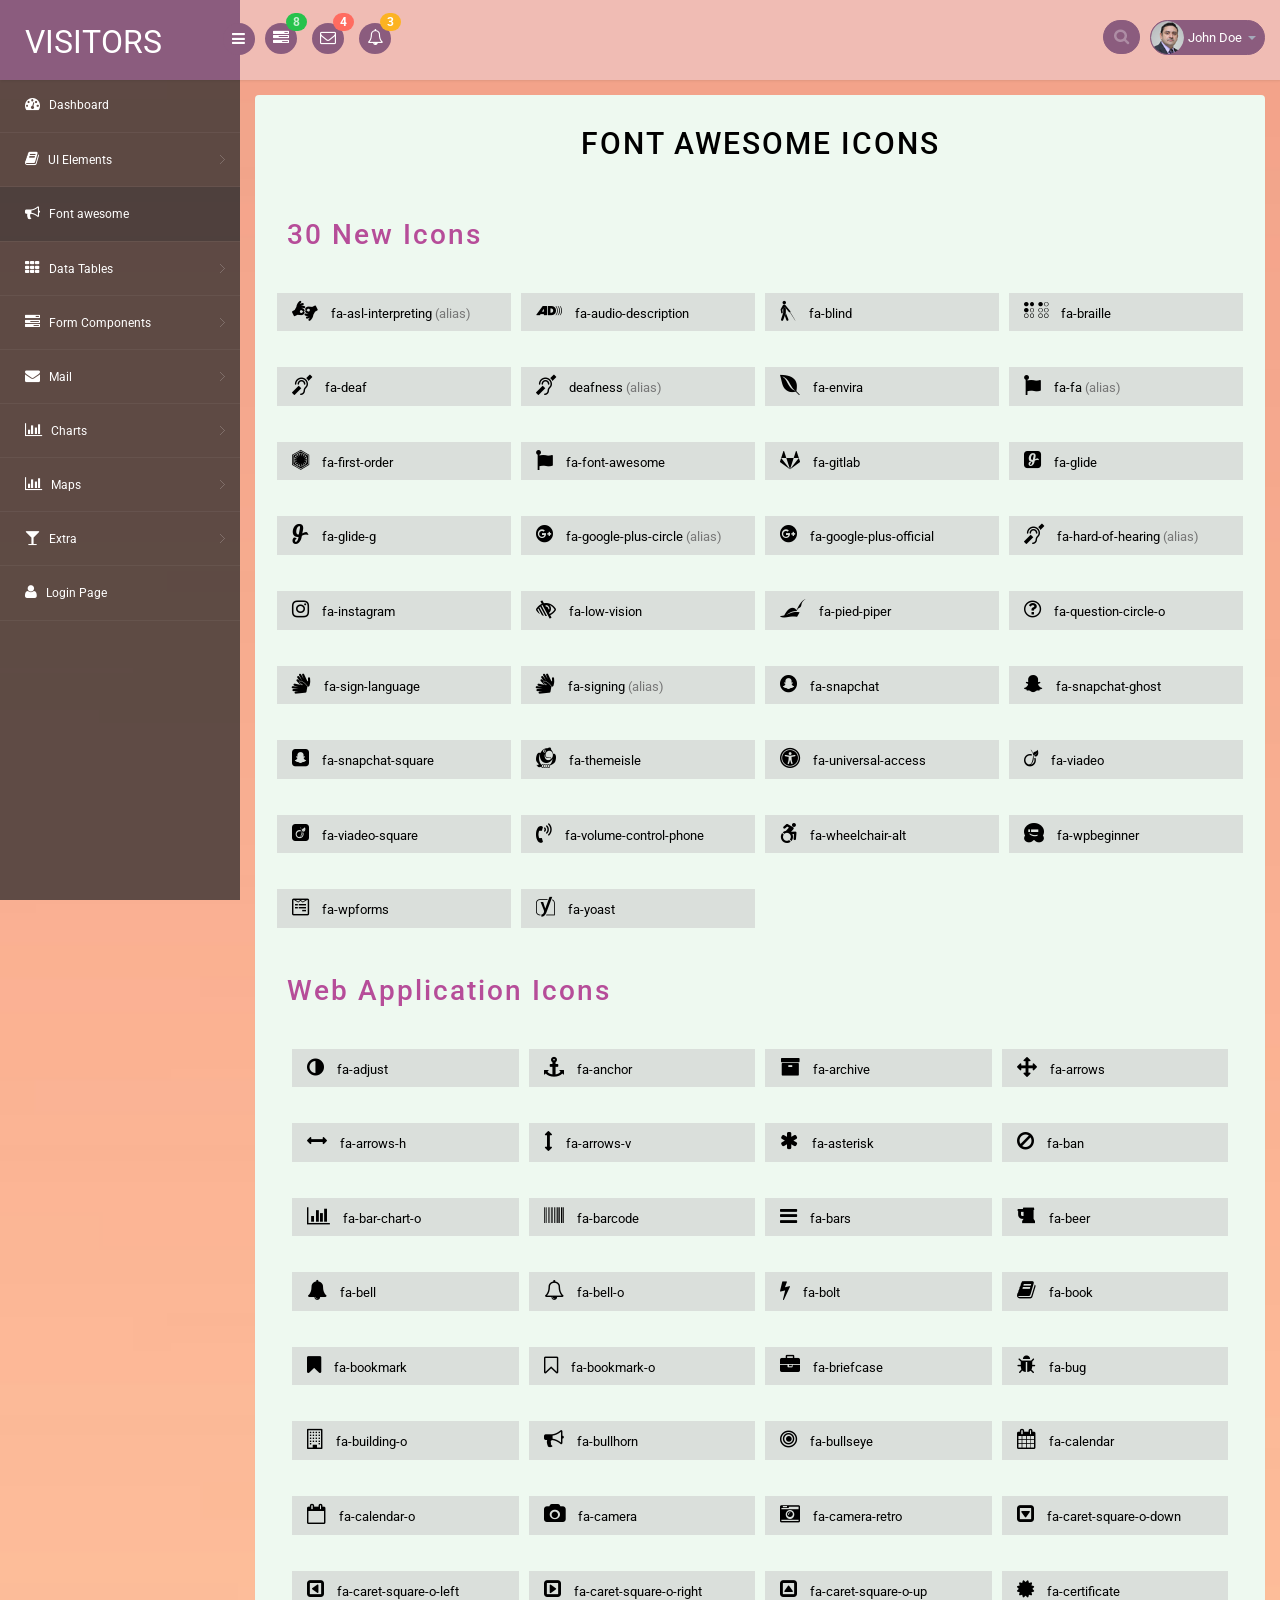
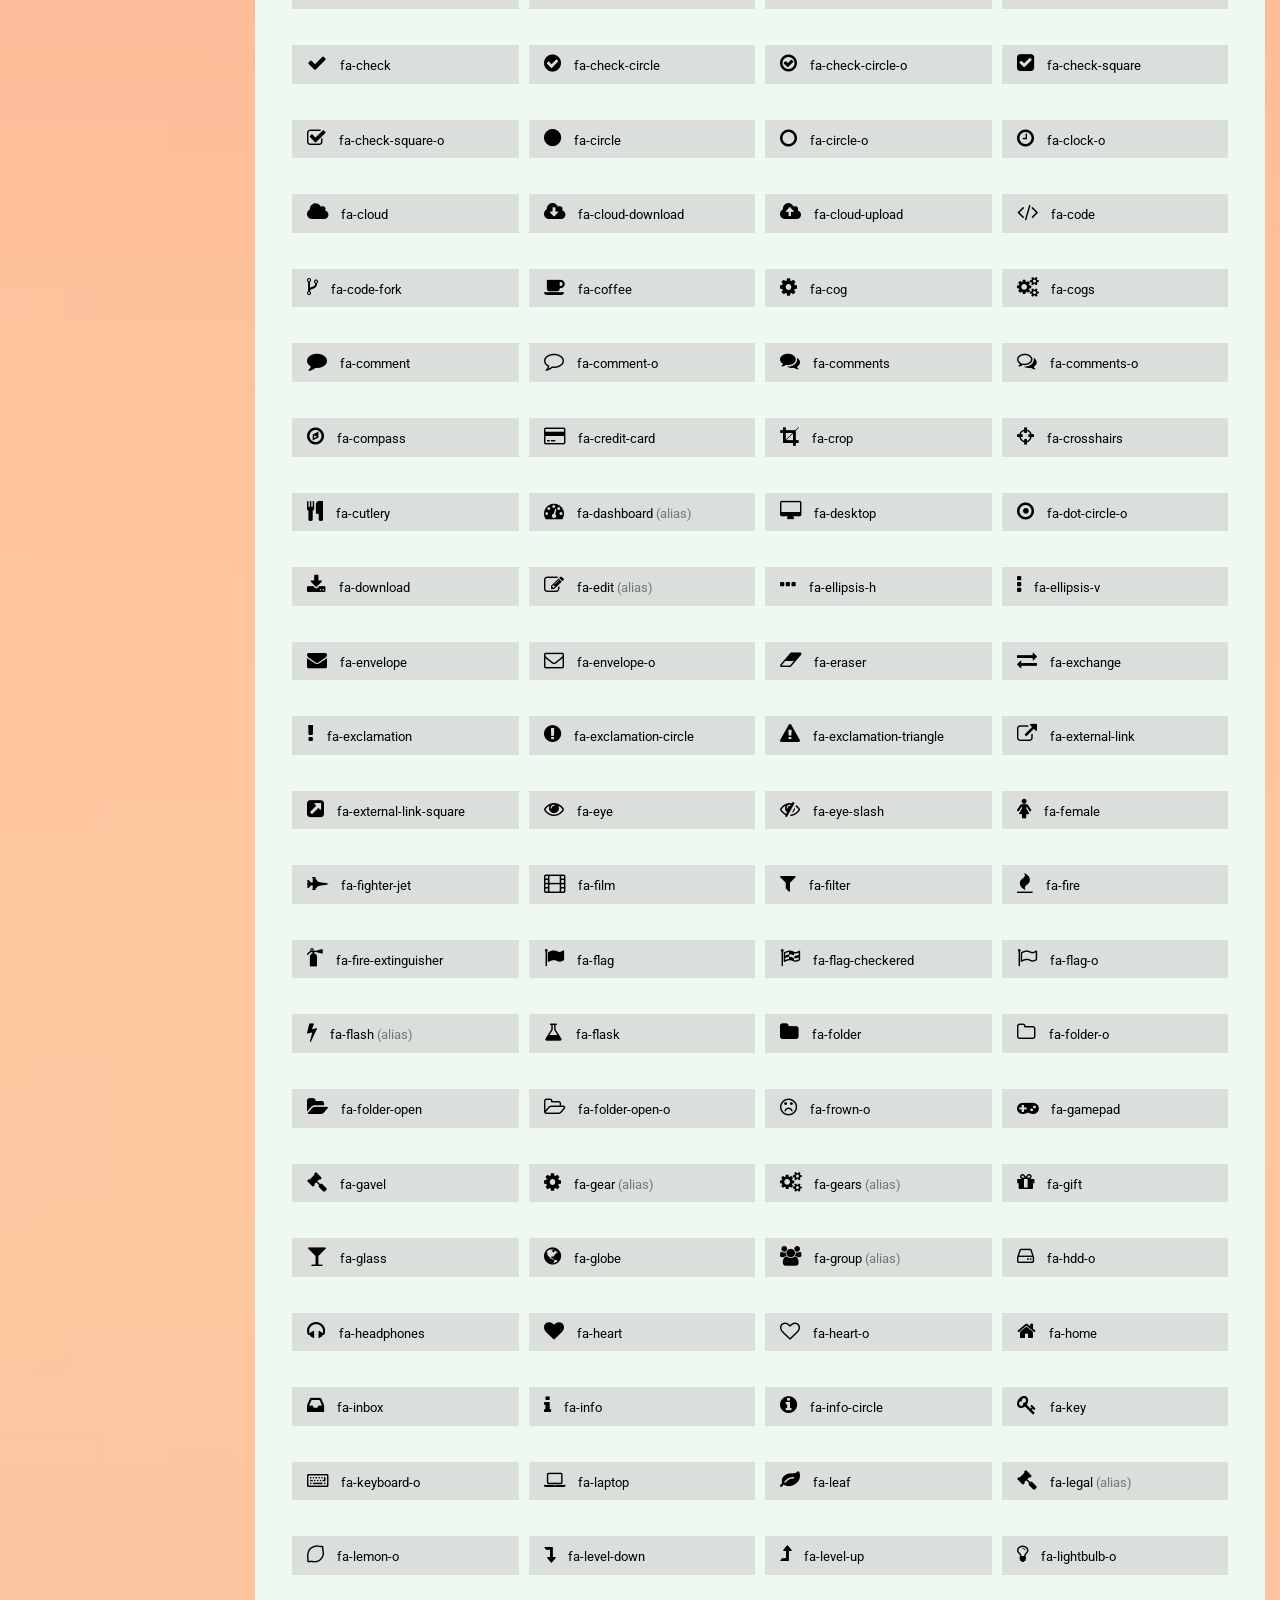
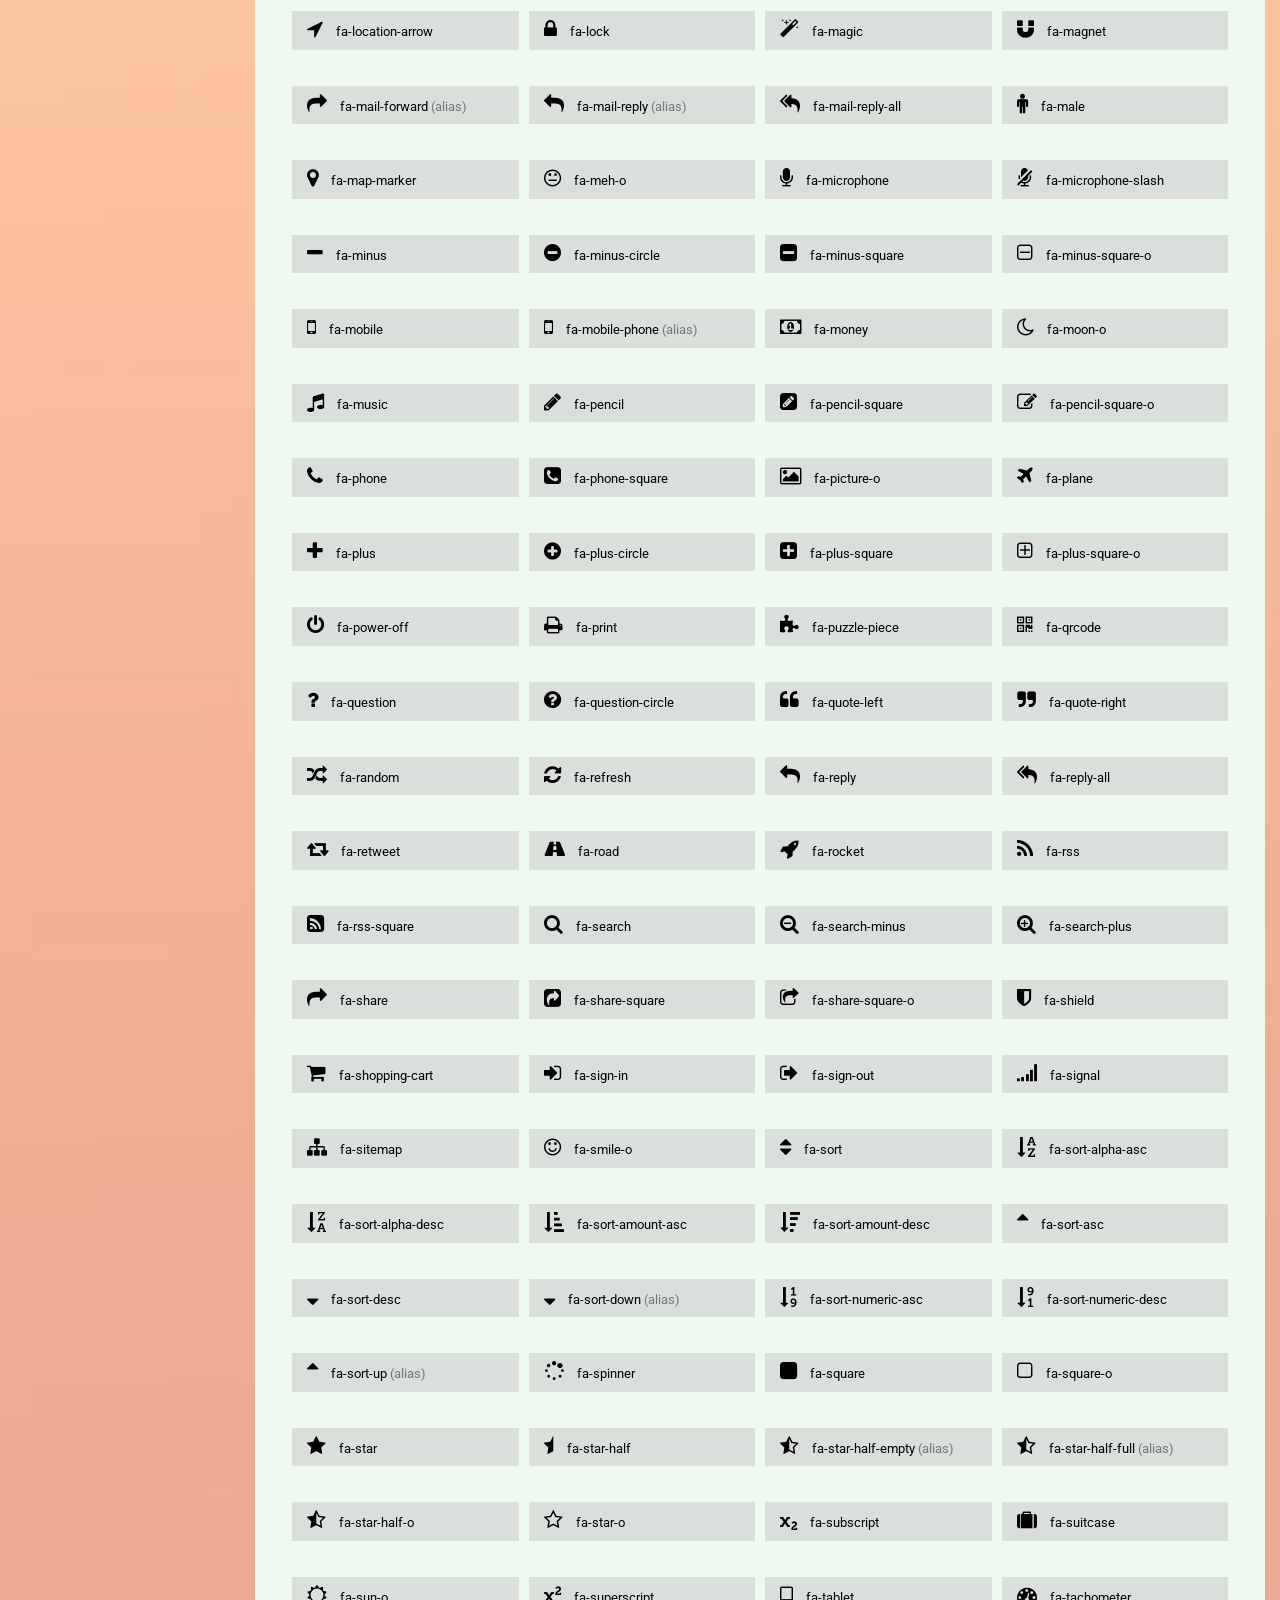
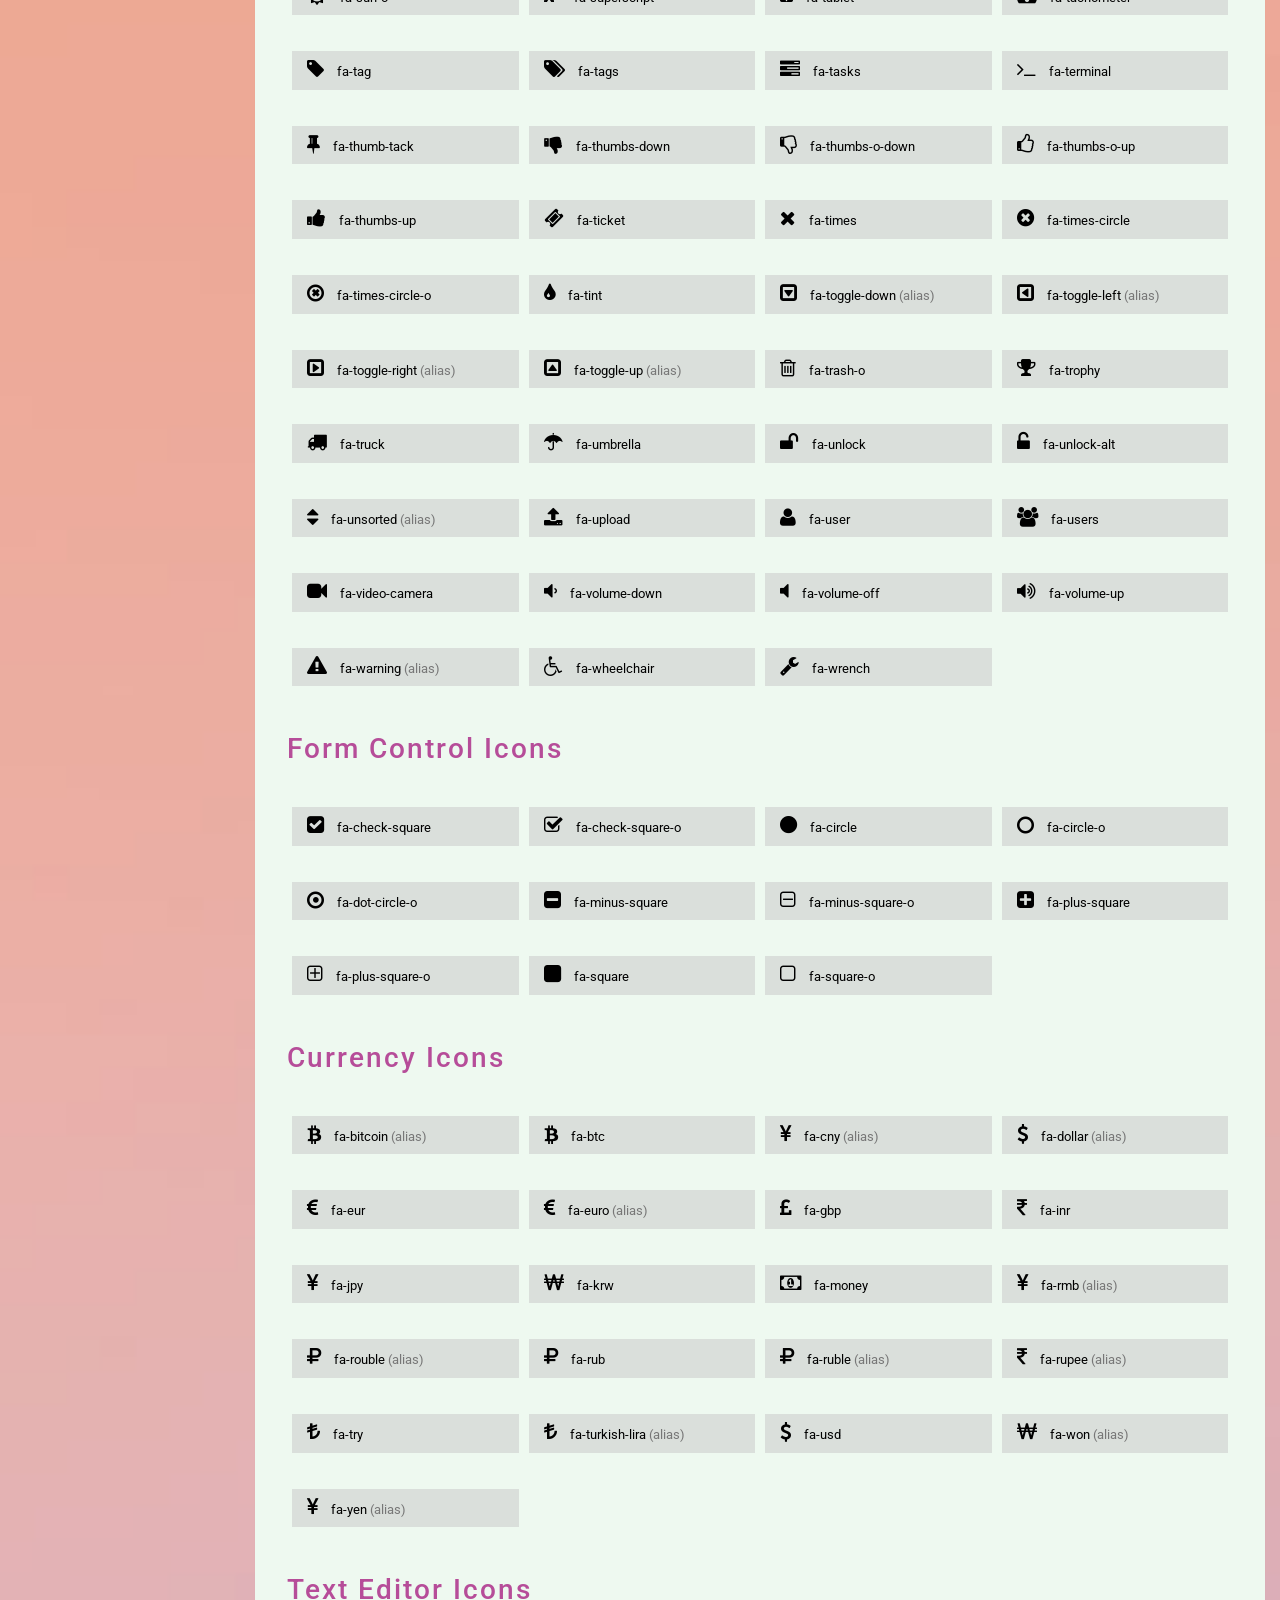
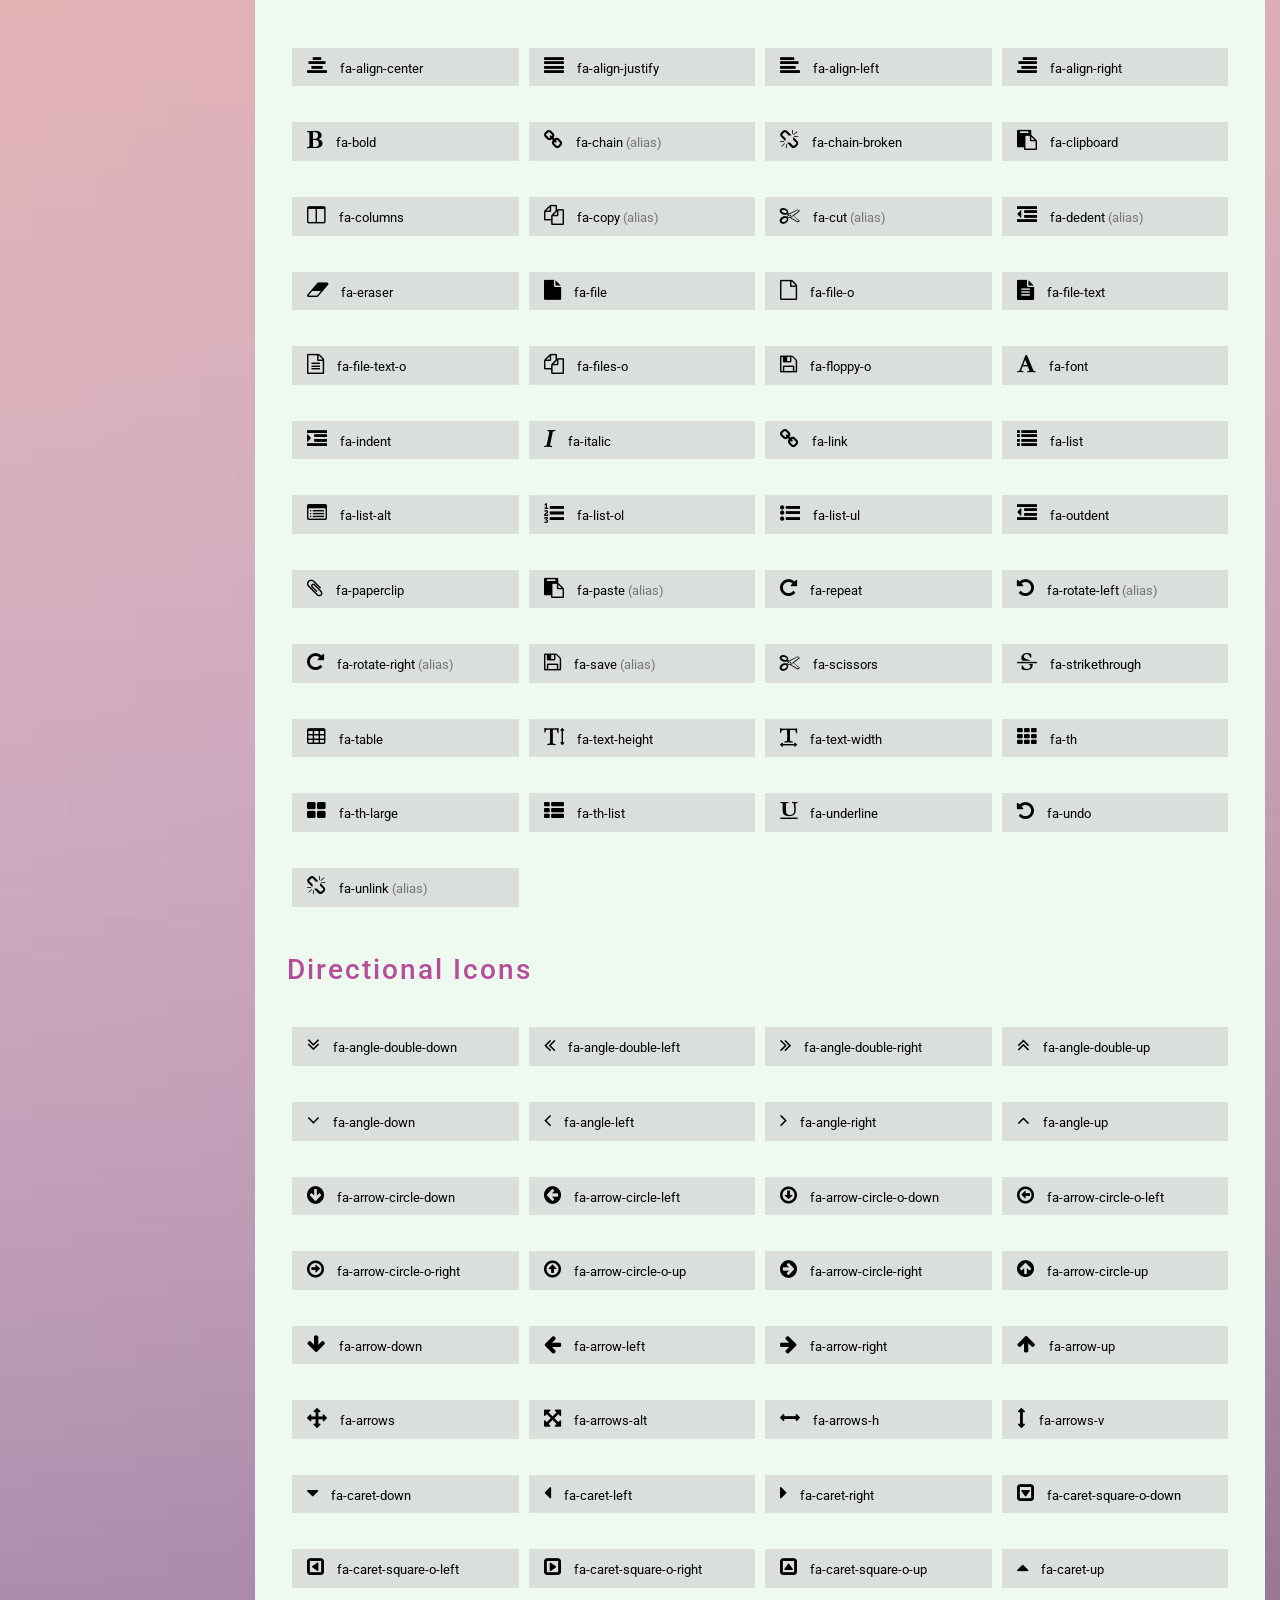
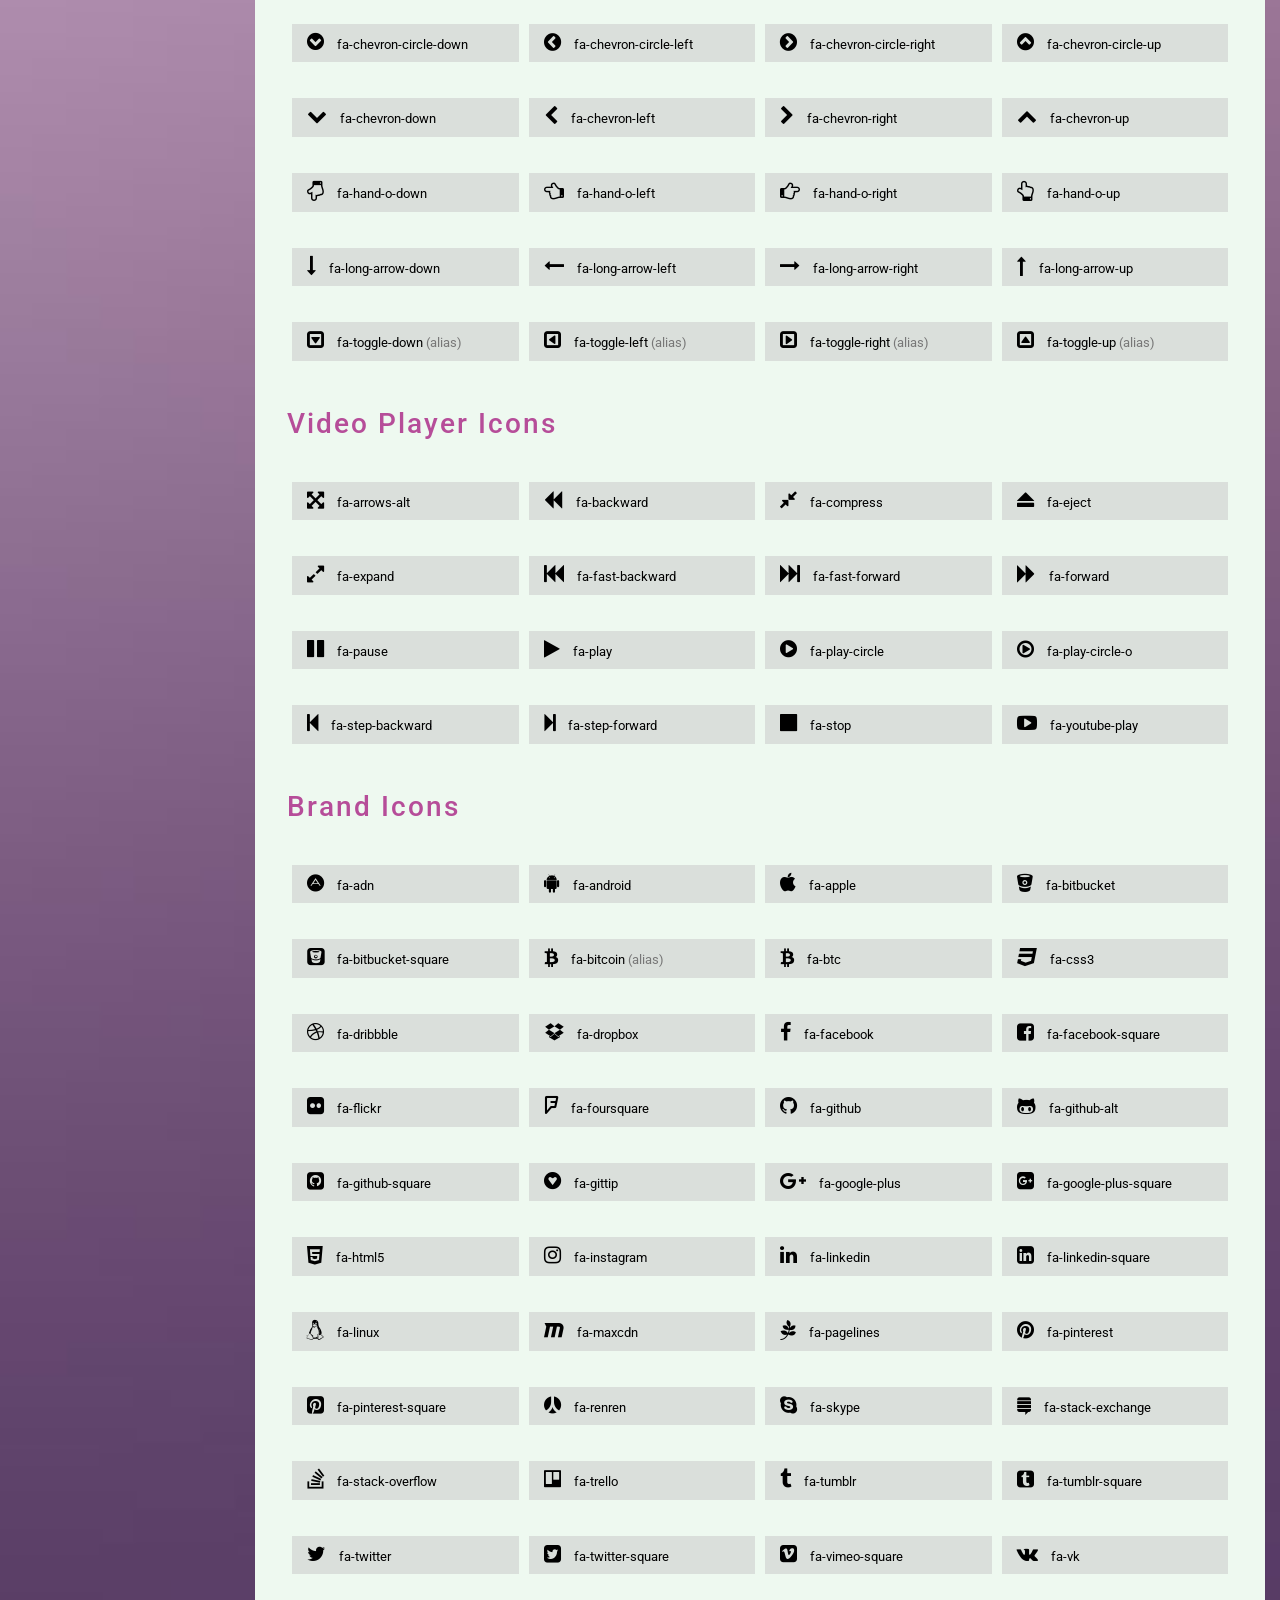
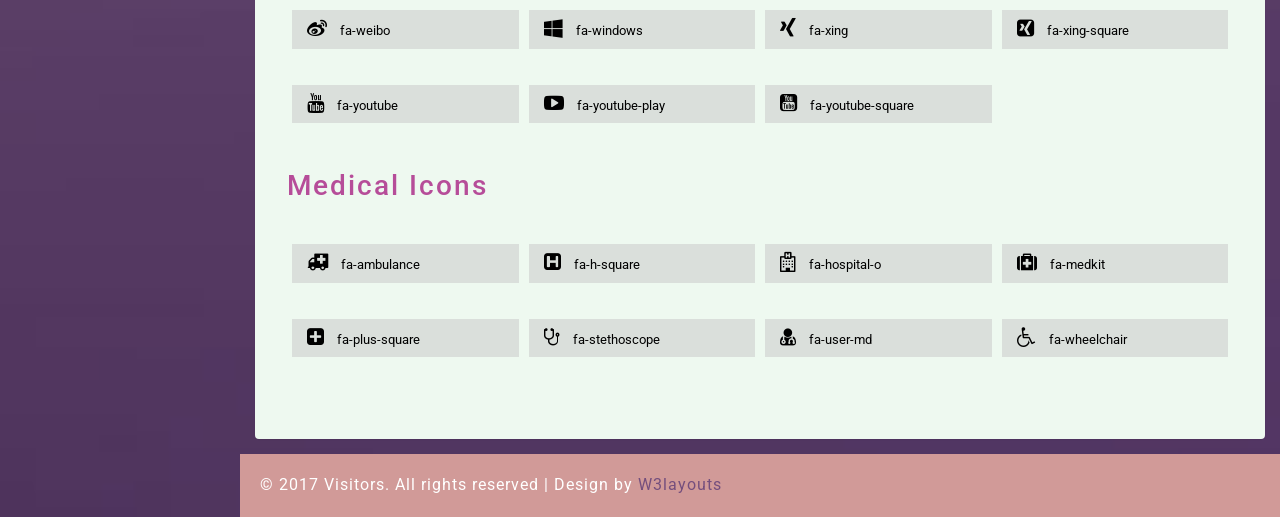
<file: public/quantri/fontawesome.html>
<!--A Design by W3layouts
Author: W3layout
Author URL: http://w3layouts.com
License: Creative Commons Attribution 3.0 Unported
License URL: http://creativecommons.org/licenses/by/3.0/
-->
<!DOCTYPE html>
<head>
<title>Visitors an Admin Panel Category Bootstrap Responsive Website Template | Fontawesome :: w3layouts</title>
<meta name="viewport" content="width=device-width, initial-scale=1">
<meta http-equiv="Content-Type" content="text/html; charset=utf-8" />
<meta name="keywords" content="Visitors Responsive web template, Bootstrap Web Templates, Flat Web Templates, Android Compatible web template, 
Smartphone Compatible web template, free webdesigns for Nokia, Samsung, LG, SonyEricsson, Motorola web design" />
<script type="application/x-javascript"> addEventListener("load", function() { setTimeout(hideURLbar, 0); }, false); function hideURLbar(){ window.scrollTo(0,1); } </script>
<!-- bootstrap-css -->
<link rel="stylesheet" href="css/bootstrap.min.css" >
<!-- //bootstrap-css -->
<!-- Custom CSS -->
<link href="css/style.css" rel='stylesheet' type='text/css' />
<link href="css/style-responsive.css" rel="stylesheet"/>
<!-- font CSS -->
<link href='//fonts.googleapis.com/css?family=Roboto:400,100,100italic,300,300italic,400italic,500,500italic,700,700italic,900,900italic' rel='stylesheet' type='text/css'>
<!-- font-awesome icons -->
<link href="css/font-awesome.css" rel="stylesheet"> 
<!-- //font-awesome icons -->
<script src="js/jquery2.0.3.min.js"></script>
</head>
<body>
<section id="container">
<!--header start-->
<header class="header fixed-top clearfix">
<!--logo start-->
<div class="brand">

    <a href="index.html" class="logo">
        VISITORS
    </a>
    <div class="sidebar-toggle-box">
        <div class="fa fa-bars"></div>
    </div>
</div>
<!--logo end-->

<div class="nav notify-row" id="top_menu">
    <!--  notification start -->
    <ul class="nav top-menu">
        <!-- settings start -->
        <li class="dropdown">
            <a data-toggle="dropdown" class="dropdown-toggle" href="#">
                <i class="fa fa-tasks"></i>
                <span class="badge bg-success">8</span>
            </a>
            <ul class="dropdown-menu extended tasks-bar">
                <li>
                    <p class="">You have 8 pending tasks</p>
                </li>
                <li>
                    <a href="#">
                        <div class="task-info clearfix">
                            <div class="desc pull-left">
                                <h5>Target Sell</h5>
                                <p>25% , Deadline  12 June’13</p>
                            </div>
                                    <span class="notification-pie-chart pull-right" data-percent="45">
                            <span class="percent"></span>
                            </span>
                        </div>
                    </a>
                </li>
                <li>
                    <a href="#">
                        <div class="task-info clearfix">
                            <div class="desc pull-left">
                                <h5>Product Delivery</h5>
                                <p>45% , Deadline  12 June’13</p>
                            </div>
                                    <span class="notification-pie-chart pull-right" data-percent="78">
                            <span class="percent"></span>
                            </span>
                        </div>
                    </a>
                </li>
                <li>
                    <a href="#">
                        <div class="task-info clearfix">
                            <div class="desc pull-left">
                                <h5>Payment collection</h5>
                                <p>87% , Deadline  12 June’13</p>
                            </div>
                                    <span class="notification-pie-chart pull-right" data-percent="60">
                            <span class="percent"></span>
                            </span>
                        </div>
                    </a>
                </li>
                <li>
                    <a href="#">
                        <div class="task-info clearfix">
                            <div class="desc pull-left">
                                <h5>Target Sell</h5>
                                <p>33% , Deadline  12 June’13</p>
                            </div>
                                    <span class="notification-pie-chart pull-right" data-percent="90">
                            <span class="percent"></span>
                            </span>
                        </div>
                    </a>
                </li>

                <li class="external">
                    <a href="#">See All Tasks</a>
                </li>
            </ul>
        </li>
        <!-- settings end -->
        <!-- inbox dropdown start-->
        <li id="header_inbox_bar" class="dropdown">
            <a data-toggle="dropdown" class="dropdown-toggle" href="#">
                <i class="fa fa-envelope-o"></i>
                <span class="badge bg-important">4</span>
            </a>
            <ul class="dropdown-menu extended inbox">
                <li>
                    <p class="red">You have 4 Mails</p>
                </li>
                <li>
                    <a href="#">
                        <span class="photo"><img alt="avatar" src="images/3.png"></span>
                                <span class="subject">
                                <span class="from">Jonathan Smith</span>
                                <span class="time">Just now</span>
                                </span>
                                <span class="message">
                                    Hello, this is an example msg.
                                </span>
                    </a>
                </li>
                <li>
                    <a href="#">
                        <span class="photo"><img alt="avatar" src="images/1.png"></span>
                                <span class="subject">
                                <span class="from">Jane Doe</span>
                                <span class="time">2 min ago</span>
                                </span>
                                <span class="message">
                                    Nice admin template
                                </span>
                    </a>
                </li>
                <li>
                    <a href="#">
                        <span class="photo"><img alt="avatar" src="images/3.png"></span>
                                <span class="subject">
                                <span class="from">Tasi sam</span>
                                <span class="time">2 days ago</span>
                                </span>
                                <span class="message">
                                    This is an example msg.
                                </span>
                    </a>
                </li>
                <li>
                    <a href="#">
                        <span class="photo"><img alt="avatar" src="images/2.png"></span>
                                <span class="subject">
                                <span class="from">Mr. Perfect</span>
                                <span class="time">2 hour ago</span>
                                </span>
                                <span class="message">
                                    Hi there, its a test
                                </span>
                    </a>
                </li>
                <li>
                    <a href="#">See all messages</a>
                </li>
            </ul>
        </li>
        <!-- inbox dropdown end -->
        <!-- notification dropdown start-->
        <li id="header_notification_bar" class="dropdown">
            <a data-toggle="dropdown" class="dropdown-toggle" href="#">

                <i class="fa fa-bell-o"></i>
                <span class="badge bg-warning">3</span>
            </a>
            <ul class="dropdown-menu extended notification">
                <li>
                    <p>Notifications</p>
                </li>
                <li>
                    <div class="alert alert-info clearfix">
                        <span class="alert-icon"><i class="fa fa-bolt"></i></span>
                        <div class="noti-info">
                            <a href="#"> Server #1 overloaded.</a>
                        </div>
                    </div>
                </li>
                <li>
                    <div class="alert alert-danger clearfix">
                        <span class="alert-icon"><i class="fa fa-bolt"></i></span>
                        <div class="noti-info">
                            <a href="#"> Server #2 overloaded.</a>
                        </div>
                    </div>
                </li>
                <li>
                    <div class="alert alert-success clearfix">
                        <span class="alert-icon"><i class="fa fa-bolt"></i></span>
                        <div class="noti-info">
                            <a href="#"> Server #3 overloaded.</a>
                        </div>
                    </div>
                </li>

            </ul>
        </li>
        <!-- notification dropdown end -->
    </ul>
    <!--  notification end -->
</div>
<div class="top-nav clearfix">
    <!--search & user info start-->
    <ul class="nav pull-right top-menu">
        <li>
            <input type="text" class="form-control search" placeholder=" Search">
        </li>
        <!-- user login dropdown start-->
        <li class="dropdown">
            <a data-toggle="dropdown" class="dropdown-toggle" href="#">
                <img alt="" src="images/2.png">
                <span class="username">John Doe</span>
                <b class="caret"></b>
            </a>
            <ul class="dropdown-menu extended logout">
                <li><a href="#"><i class=" fa fa-suitcase"></i>Profile</a></li>
                <li><a href="#"><i class="fa fa-cog"></i> Settings</a></li>
                <li><a href="login.html"><i class="fa fa-key"></i> Log Out</a></li>
            </ul>
        </li>
        <!-- user login dropdown end -->
       
    </ul>
    <!--search & user info end-->
</div>
</header>
<!--header end-->
<!--sidebar start-->
<aside>
    <div id="sidebar" class="nav-collapse">
        <!-- sidebar menu start-->
        <div class="leftside-navigation">
            <ul class="sidebar-menu" id="nav-accordion">
                <li>
                    <a href="index.html">
                        <i class="fa fa-dashboard"></i>
                        <span>Dashboard</span>
                    </a>
                </li>
                
                <li class="sub-menu">
                    <a href="javascript:;">
                        <i class="fa fa-book"></i>
                        <span>UI Elements</span>
                    </a>
                    <ul class="sub">
						<li><a href="typography.html">Typography</a></li>
						<li><a href="glyphicon.html">glyphicon</a></li>
                        <li><a href="grids.html">Grids</a></li>
                    </ul>
                </li>
                <li>
                    <a class="active" href="fontawesome.html">
                        <i class="fa fa-bullhorn"></i>
                        <span>Font awesome </span>
                    </a>
                </li>
                <li class="sub-menu">
                    <a href="javascript:;">
                        <i class="fa fa-th"></i>
                        <span>Data Tables</span>
                    </a>
                    <ul class="sub">
                        <li><a href="basic_table.html">Basic Table</a></li>
                        <li><a href="responsive_table.html">Responsive Table</a></li>
                    </ul>
                </li>
                <li class="sub-menu">
                    <a href="javascript:;">
                        <i class="fa fa-tasks"></i>
                        <span>Form Components</span>
                    </a>
                    <ul class="sub">
                        <li><a href="form_component.html">Form Elements</a></li>
                        <li><a href="form_validation.html">Form Validation</a></li>
						<li><a href="dropzone.html">Dropzone</a></li>
                    </ul>
                </li>
                <li class="sub-menu">
                    <a href="javascript:;">
                        <i class="fa fa-envelope"></i>
                        <span>Mail </span>
                    </a>
                    <ul class="sub">
                        <li><a href="mail.html">Inbox</a></li>
                        <li><a href="mail_compose.html">Compose Mail</a></li>
                    </ul>
                </li>
                <li class="sub-menu">
                    <a href="javascript:;">
                        <i class=" fa fa-bar-chart-o"></i>
                        <span>Charts</span>
                    </a>
                    <ul class="sub">
                        <li><a href="chartjs.html">Chart js</a></li>
                        <li><a href="flot_chart.html">Flot Charts</a></li>
                    </ul>
                </li>
                <li class="sub-menu">
                    <a href="javascript:;">
                        <i class=" fa fa-bar-chart-o"></i>
                        <span>Maps</span>
                    </a>
                    <ul class="sub">
                        <li><a href="google_map.html">Google Map</a></li>
                        <li><a href="vector_map.html">Vector Map</a></li>
                    </ul>
                </li>
                <li class="sub-menu">
                    <a href="javascript:;">
                        <i class="fa fa-glass"></i>
                        <span>Extra</span>
                    </a>
                    <ul class="sub">
                        <li><a href="gallery.html">Gallery</a></li>
						<li><a href="404.html">404 Error</a></li>
                        <li><a href="registration.html">Registration</a></li>
                    </ul>
                </li>
                <li>
                    <a href="login.html">
                        <i class="fa fa-user"></i>
                        <span>Login Page</span>
                    </a>
                </li>
            </ul>            </div>
        <!-- sidebar menu end-->
    </div>
</aside>
<!--sidebar end-->
<!--main content start-->
<section id="main-content">
	<section class="wrapper">
		<div class="wthree-font-awesome">
			<div class="grid_3 grid_4 w3_agileits_icons_page">
						<div class="icons">
							<h2 class="w3ls_head">Font Awesome Icons</h2>
							<section id="new">
								<h3 class="page-header page-header icon-subheading">30 New Icons </h3>							  

								<div class="row fontawesome-icon-list">
									
									
									<div class="icon-box col-md-3 col-sm-4"><a class="agile-icon" href="#"><i class="fa fa-asl-interpreting" aria-hidden="true"></i> fa-asl-interpreting <span class="text-muted">(alias)</span></a></div>
									
									
									
									<div class="icon-box col-md-3 col-sm-4"><a class="agile-icon" href="#"><i class="fa fa-audio-description" aria-hidden="true"></i> fa-audio-description</a></div>
									
									  <div class="icon-box col-md-3 col-sm-4"><a class="agile-icon" href="#"><i class="fa fa-blind" aria-hidden="true"></i> fa-blind</a></div>
									
									  <div class="icon-box col-md-3 col-sm-4"><a class="agile-icon" href="#"><i class="fa fa-braille" aria-hidden="true"></i> fa-braille</a></div>
									
									  <div class="icon-box col-md-3 col-sm-4"><a class="agile-icon" href="#"><i class="fa fa-deaf" aria-hidden="true"></i> fa-deaf</a></div>
									
									  <div class="icon-box col-md-3 col-sm-4"><a class="agile-icon" href="#"><i class="fa fa-deafness" aria-hidden="true"></i> deafness <span class="text-muted">(alias)</span></a></div>
									
									  <div class="icon-box col-md-3 col-sm-4"><a class="agile-icon" href="#"><i class="fa fa-envira" aria-hidden="true"></i> fa-envira</a></div>
									
									  <div class="icon-box col-md-3 col-sm-4"><a class="agile-icon" href="#"><i class="fa fa-fa" aria-hidden="true"></i> fa-fa <span class="text-muted">(alias)</span></a></div>
									
									  <div class="icon-box col-md-3 col-sm-4"><a class="agile-icon" href="#"><i class="fa fa-first-order" aria-hidden="true"></i> fa-first-order</a></div>
									
									  <div class="icon-box col-md-3 col-sm-4"><a class="agile-icon" href="#"><i class="fa fa-font-awesome" aria-hidden="true"></i> fa-font-awesome</a></div>
									
									  <div class="icon-box col-md-3 col-sm-4"><a class="agile-icon" href="#"><i class="fa fa-gitlab" aria-hidden="true"></i> fa-gitlab</a></div>
									
									  <div class="icon-box col-md-3 col-sm-4"><a class="agile-icon" href="#"><i class="fa fa-glide" aria-hidden="true"></i> fa-glide</a></div>
									
									  <div class="icon-box col-md-3 col-sm-4"><a class="agile-icon" href="#"><i class="fa fa-glide-g" aria-hidden="true"></i> fa-glide-g</a></div>
									
									  <div class="icon-box col-md-3 col-sm-4"><a class="agile-icon" href="#"><i class="fa fa-google-plus-circle" aria-hidden="true"></i> fa-google-plus-circle <span class="text-muted">(alias)</span></a></div>
									
									  <div class="icon-box col-md-3 col-sm-4"><a class="agile-icon" href="#"><i class="fa fa-google-plus-official" aria-hidden="true"></i> fa-google-plus-official</a></div>
									
									  <div class="icon-box col-md-3 col-sm-4"><a class="agile-icon" href="#"><i class="fa fa-hard-of-hearing" aria-hidden="true"></i> fa-hard-of-hearing <span class="text-muted">(alias)</span></a></div>
									
									  <div class="icon-box col-md-3 col-sm-4"><a class="agile-icon" href="#"><i class="fa fa-instagram" aria-hidden="true"></i> fa-instagram</a></div>
									
									  <div class="icon-box col-md-3 col-sm-4"><a class="agile-icon" href="#"><i class="fa fa-low-vision" aria-hidden="true"></i> fa-low-vision</a></div>
									
									  <div class="icon-box col-md-3 col-sm-4"><a class="agile-icon" href="#"><i class="fa fa-pied-piper" aria-hidden="true"></i> fa-pied-piper</a></div>
									
									  <div class="icon-box col-md-3 col-sm-4"><a class="agile-icon" href="#"><i class="fa fa-question-circle-o" aria-hidden="true"></i> fa-question-circle-o</a></div>
									
									  <div class="icon-box col-md-3 col-sm-4"><a class="agile-icon" href="#"><i class="fa fa-sign-language" aria-hidden="true"></i> fa-sign-language</a></div>
									
									  <div class="icon-box col-md-3 col-sm-4"><a class="agile-icon" href="#"><i class="fa fa-signing" aria-hidden="true"></i> fa-signing <span class="text-muted">(alias)</span></a></div>
									
									  <div class="icon-box col-md-3 col-sm-4"><a class="agile-icon" href="#"><i class="fa fa-snapchat" aria-hidden="true"></i> fa-snapchat</a></div>
									
									  <div class="icon-box col-md-3 col-sm-4"><a class="agile-icon" href="#"><i class="fa fa-snapchat-ghost" aria-hidden="true"></i> fa-snapchat-ghost</a></div>
									
									  <div class="icon-box col-md-3 col-sm-4"><a class="agile-icon" href="#"><i class="fa fa-snapchat-square" aria-hidden="true"></i> fa-snapchat-square</a></div>
									
									  <div class="icon-box col-md-3 col-sm-4"><a class="agile-icon" href="#"><i class="fa fa-themeisle" aria-hidden="true"></i> fa-themeisle</a></div>
									
									  <div class="icon-box col-md-3 col-sm-4"><a class="agile-icon" href="#"><i class="fa fa-universal-access" aria-hidden="true"></i> fa-universal-access</a></div>
									
									  <div class="icon-box col-md-3 col-sm-4"><a class="agile-icon" href="#"><i class="fa fa-viadeo" aria-hidden="true"></i> fa-viadeo</a></div>
									
									  <div class="icon-box col-md-3 col-sm-4"><a class="agile-icon" href="#"><i class="fa fa-viadeo-square" aria-hidden="true"></i> fa-viadeo-square</a></div>
									
									  <div class="icon-box col-md-3 col-sm-4"><a class="agile-icon" href="#"><i class="fa fa-volume-control-phone" aria-hidden="true"></i> fa-volume-control-phone</a></div>
									
									  <div class="icon-box col-md-3 col-sm-4"><a class="agile-icon" href="#"><i class="fa fa-wheelchair-alt" aria-hidden="true"></i> fa-wheelchair-alt</a></div>
									
									  <div class="icon-box col-md-3 col-sm-4"><a class="agile-icon" href="#"><i class="fa fa-wpbeginner" aria-hidden="true"></i> fa-wpbeginner</a></div>
									
									  <div class="icon-box col-md-3 col-sm-4"><a class="agile-icon" href="#"><i class="fa fa-wpforms" aria-hidden="true"></i> fa-wpforms</a></div>
									
									  <div class="icon-box col-md-3 col-sm-4"><a class="agile-icon" href="#"><i class="fa fa-yoast" aria-hidden="true"></i> fa-yoast</a></div>
									
								  </div>

								</section>
							<div class="section group">
									<div class="box"> 
										<div class="title ">
											<h3 class="page-header icon-subheading">Web Application Icons</h3>
										</div>
										<div class="box_content"> 
											<div class="fontawesome-icon-list"> 
												<div class="icon-box col-md-3 col-sm-4"><a class="agile-icon" href="#"><i class="fa fa-adjust"></i> fa-adjust</a></div>
										
												<div class="icon-box col-md-3 col-sm-4"><a class="agile-icon" href="#"><i class="fa fa-anchor"></i> fa-anchor</a></div>
										
												<div class="icon-box col-md-3 col-sm-4"><a class="agile-icon" href="#"><i class="fa fa-archive"></i> fa-archive</a></div>
										
												<div class="icon-box col-md-3 col-sm-4"><a class="agile-icon" href="#"><i class="fa fa-arrows"></i> fa-arrows</a></div>
										
												<div class="icon-box col-md-3 col-sm-4"><a class="agile-icon" href="#"><i class="fa fa-arrows-h"></i> fa-arrows-h</a></div>
										
												<div class="icon-box col-md-3 col-sm-4"><a class="agile-icon" href="#"><i class="fa fa-arrows-v"></i> fa-arrows-v</a></div>
										
												<div class="icon-box col-md-3 col-sm-4"><a class="agile-icon" href="#"><i class="fa fa-asterisk"></i> fa-asterisk</a></div>
										
												<div class="icon-box col-md-3 col-sm-4"><a class="agile-icon" href="#"><i class="fa fa-ban"></i> fa-ban</a></div>
										
												<div class="icon-box col-md-3 col-sm-4"><a class="agile-icon" href="#"><i class="fa fa-bar-chart-o"></i> fa-bar-chart-o</a></div>
										
												<div class="icon-box col-md-3 col-sm-4"><a class="agile-icon" href="#"><i class="fa fa-barcode"></i> fa-barcode</a></div>
										
												<div class="icon-box col-md-3 col-sm-4"><a class="agile-icon" href="#"><i class="fa fa-bars"></i> fa-bars</a></div>
										
												<div class="icon-box col-md-3 col-sm-4"><a class="agile-icon" href="#"><i class="fa fa-beer"></i> fa-beer</a></div>
										
												<div class="icon-box col-md-3 col-sm-4"><a class="agile-icon" href="#"><i class="fa fa-bell"></i> fa-bell</a></div>
										
												<div class="icon-box col-md-3 col-sm-4"><a class="agile-icon" href="#"><i class="fa fa-bell-o"></i> fa-bell-o</a></div>
										
												<div class="icon-box col-md-3 col-sm-4"><a class="agile-icon" href="#"><i class="fa fa-bolt"></i> fa-bolt</a></div>
										
												<div class="icon-box col-md-3 col-sm-4"><a class="agile-icon" href="#"><i class="fa fa-book"></i> fa-book</a></div>
										
												<div class="icon-box col-md-3 col-sm-4"><a class="agile-icon" href="#"><i class="fa fa-bookmark"></i> fa-bookmark</a></div>
										
												<div class="icon-box col-md-3 col-sm-4"><a class="agile-icon" href="#"><i class="fa fa-bookmark-o"></i> fa-bookmark-o</a></div>
										
												<div class="icon-box col-md-3 col-sm-4"><a class="agile-icon" href="#"><i class="fa fa-briefcase"></i> fa-briefcase</a></div>
										
												<div class="icon-box col-md-3 col-sm-4"><a class="agile-icon" href="#"><i class="fa fa-bug"></i> fa-bug</a></div>
										
												<div class="icon-box col-md-3 col-sm-4"><a class="agile-icon" href="#"><i class="fa fa-building-o"></i> fa-building-o</a></div>
										
												<div class="icon-box col-md-3 col-sm-4"><a class="agile-icon" href="#"><i class="fa fa-bullhorn"></i> fa-bullhorn</a></div>
										
												<div class="icon-box col-md-3 col-sm-4"><a class="agile-icon" href="#"><i class="fa fa-bullseye"></i> fa-bullseye</a></div>
										
												<div class="icon-box col-md-3 col-sm-4"><a class="agile-icon" href="#"><i class="fa fa-calendar"></i> fa-calendar</a></div>
										
												<div class="icon-box col-md-3 col-sm-4"><a class="agile-icon" href="#"><i class="fa fa-calendar-o"></i> fa-calendar-o</a></div>
										
												<div class="icon-box col-md-3 col-sm-4"><a class="agile-icon" href="#"><i class="fa fa-camera"></i> fa-camera</a></div>
										
												<div class="icon-box col-md-3 col-sm-4"><a class="agile-icon" href="#"><i class="fa fa-camera-retro"></i> fa-camera-retro</a></div>
										
												<div class="icon-box col-md-3 col-sm-4"><a class="agile-icon" href="#"><i class="fa fa-caret-square-o-down"></i> fa-caret-square-o-down</a></div>
										
												<div class="icon-box col-md-3 col-sm-4"><a class="agile-icon" href="#"><i class="fa fa-caret-square-o-left"></i> fa-caret-square-o-left</a></div>
										
												<div class="icon-box col-md-3 col-sm-4"><a class="agile-icon" href="#"><i class="fa fa-caret-square-o-right"></i> fa-caret-square-o-right</a></div>
										
												<div class="icon-box col-md-3 col-sm-4"><a class="agile-icon" href="#"><i class="fa fa-caret-square-o-up"></i> fa-caret-square-o-up</a></div>
										
												<div class="icon-box col-md-3 col-sm-4"><a class="agile-icon" href="#"><i class="fa fa-certificate"></i> fa-certificate</a></div>
										
												<div class="icon-box col-md-3 col-sm-4"><a class="agile-icon" href="#"><i class="fa fa-check"></i> fa-check</a></div>
										
												<div class="icon-box col-md-3 col-sm-4"><a class="agile-icon" href="#"><i class="fa fa-check-circle"></i> fa-check-circle</a></div>
										
												<div class="icon-box col-md-3 col-sm-4"><a class="agile-icon" href="#"><i class="fa fa-check-circle-o"></i> fa-check-circle-o</a></div>
										
												<div class="icon-box col-md-3 col-sm-4"><a class="agile-icon" href="#"><i class="fa fa-check-square"></i> fa-check-square</a></div>
										
												<div class="icon-box col-md-3 col-sm-4"><a class="agile-icon" href="#"><i class="fa fa-check-square-o"></i> fa-check-square-o</a></div>
										
												<div class="icon-box col-md-3 col-sm-4"><a class="agile-icon" href="#"><i class="fa fa-circle"></i> fa-circle</a></div>
										
												<div class="icon-box col-md-3 col-sm-4"><a class="agile-icon" href="#"><i class="fa fa-circle-o"></i> fa-circle-o</a></div>
										
												<div class="icon-box col-md-3 col-sm-4"><a class="agile-icon" href="#"><i class="fa fa-clock-o"></i> fa-clock-o</a></div>
										
												<div class="icon-box col-md-3 col-sm-4"><a class="agile-icon" href="#"><i class="fa fa-cloud"></i> fa-cloud</a></div>
										
												<div class="icon-box col-md-3 col-sm-4"><a class="agile-icon" href="#"><i class="fa fa-cloud-download"></i> fa-cloud-download</a></div>
										
												<div class="icon-box col-md-3 col-sm-4"><a class="agile-icon" href="#"><i class="fa fa-cloud-upload"></i> fa-cloud-upload</a></div>
										
												<div class="icon-box col-md-3 col-sm-4"><a class="agile-icon" href="#"><i class="fa fa-code"></i> fa-code</a></div>
										
												<div class="icon-box col-md-3 col-sm-4"><a class="agile-icon" href="#"><i class="fa fa-code-fork"></i> fa-code-fork</a></div>
										
												<div class="icon-box col-md-3 col-sm-4"><a class="agile-icon" href="#"><i class="fa fa-coffee"></i> fa-coffee</a></div>
										
												<div class="icon-box col-md-3 col-sm-4"><a class="agile-icon" href="#"><i class="fa fa-cog"></i> fa-cog</a></div>
										
												<div class="icon-box col-md-3 col-sm-4"><a class="agile-icon" href="#"><i class="fa fa-cogs"></i> fa-cogs</a></div>
										
												<div class="icon-box col-md-3 col-sm-4"><a class="agile-icon" href="#"><i class="fa fa-comment"></i> fa-comment</a></div>
										
												<div class="icon-box col-md-3 col-sm-4"><a class="agile-icon" href="#"><i class="fa fa-comment-o"></i> fa-comment-o</a></div>
										
												<div class="icon-box col-md-3 col-sm-4"><a class="agile-icon" href="#"><i class="fa fa-comments"></i> fa-comments</a></div>
										
												<div class="icon-box col-md-3 col-sm-4"><a class="agile-icon" href="#"><i class="fa fa-comments-o"></i> fa-comments-o</a></div>
										
												<div class="icon-box col-md-3 col-sm-4"><a class="agile-icon" href="#"><i class="fa fa-compass"></i> fa-compass</a></div>
										
												<div class="icon-box col-md-3 col-sm-4"><a class="agile-icon" href="#"><i class="fa fa-credit-card"></i> fa-credit-card</a></div>
										
												<div class="icon-box col-md-3 col-sm-4"><a class="agile-icon" href="#"><i class="fa fa-crop"></i> fa-crop</a></div>
										
												<div class="icon-box col-md-3 col-sm-4"><a class="agile-icon" href="#"><i class="fa fa-crosshairs"></i> fa-crosshairs</a></div>
										
												<div class="icon-box col-md-3 col-sm-4"><a class="agile-icon" href="#"><i class="fa fa-cutlery"></i> fa-cutlery</a></div>
										
												<div class="icon-box col-md-3 col-sm-4"><a class="agile-icon" href="#"><i class="fa fa-dashboard"></i> fa-dashboard <span class="text-muted">(alias)</span></a></div>
										
												<div class="icon-box col-md-3 col-sm-4"><a class="agile-icon" href="#"><i class="fa fa-desktop"></i> fa-desktop</a></div>
										
												<div class="icon-box col-md-3 col-sm-4"><a class="agile-icon" href="#"><i class="fa fa-dot-circle-o"></i> fa-dot-circle-o</a></div>
										
												<div class="icon-box col-md-3 col-sm-4"><a class="agile-icon" href="#"><i class="fa fa-download"></i> fa-download</a></div>
										
												<div class="icon-box col-md-3 col-sm-4"><a class="agile-icon" href="#"><i class="fa fa-edit"></i> fa-edit <span class="text-muted">(alias)</span></a></div>
										
												<div class="icon-box col-md-3 col-sm-4"><a class="agile-icon" href="#"><i class="fa fa-ellipsis-h"></i> fa-ellipsis-h</a></div>
										
												<div class="icon-box col-md-3 col-sm-4"><a class="agile-icon" href="#"><i class="fa fa-ellipsis-v"></i> fa-ellipsis-v</a></div>
										
												<div class="icon-box col-md-3 col-sm-4"><a class="agile-icon" href="#"><i class="fa fa-envelope"></i> fa-envelope</a></div>
										
												<div class="icon-box col-md-3 col-sm-4"><a class="agile-icon" href="#"><i class="fa fa-envelope-o"></i> fa-envelope-o</a></div>
										
												<div class="icon-box col-md-3 col-sm-4"><a class="agile-icon" href="#"><i class="fa fa-eraser"></i> fa-eraser</a></div>
										
												<div class="icon-box col-md-3 col-sm-4"><a class="agile-icon" href="#"><i class="fa fa-exchange"></i> fa-exchange</a></div>
										
												<div class="icon-box col-md-3 col-sm-4"><a class="agile-icon" href="#"><i class="fa fa-exclamation"></i> fa-exclamation</a></div>
										
												<div class="icon-box col-md-3 col-sm-4"><a class="agile-icon" href="#"><i class="fa fa-exclamation-circle"></i> fa-exclamation-circle</a></div>
										
												<div class="icon-box col-md-3 col-sm-4"><a class="agile-icon" href="#"><i class="fa fa-exclamation-triangle"></i> fa-exclamation-triangle</a></div>
										
												<div class="icon-box col-md-3 col-sm-4"><a class="agile-icon" href="#"><i class="fa fa-external-link"></i> fa-external-link</a></div>
										
												<div class="icon-box col-md-3 col-sm-4"><a class="agile-icon" href="#"><i class="fa fa-external-link-square"></i> fa-external-link-square</a></div>
										
												<div class="icon-box col-md-3 col-sm-4"><a class="agile-icon" href="#"><i class="fa fa-eye"></i> fa-eye</a></div>
										
												<div class="icon-box col-md-3 col-sm-4"><a class="agile-icon" href="#"><i class="fa fa-eye-slash"></i> fa-eye-slash</a></div>
										
												<div class="icon-box col-md-3 col-sm-4"><a class="agile-icon" href="#"><i class="fa fa-female"></i> fa-female</a></div>
										
												<div class="icon-box col-md-3 col-sm-4"><a class="agile-icon" href="#"><i class="fa fa-fighter-jet"></i> fa-fighter-jet</a></div>
										
												<div class="icon-box col-md-3 col-sm-4"><a class="agile-icon" href="#"><i class="fa fa-film"></i> fa-film</a></div>
										
												<div class="icon-box col-md-3 col-sm-4"><a class="agile-icon" href="#"><i class="fa fa-filter"></i> fa-filter</a></div>
										
												<div class="icon-box col-md-3 col-sm-4"><a class="agile-icon" href="#"><i class="fa fa-fire"></i> fa-fire</a></div>
										
												<div class="icon-box col-md-3 col-sm-4"><a class="agile-icon" href="#"><i class="fa fa-fire-extinguisher"></i> fa-fire-extinguisher</a></div>
										
												<div class="icon-box col-md-3 col-sm-4"><a class="agile-icon" href="#"><i class="fa fa-flag"></i> fa-flag</a></div>
										
												<div class="icon-box col-md-3 col-sm-4"><a class="agile-icon" href="#"><i class="fa fa-flag-checkered"></i> fa-flag-checkered</a></div>
										
												<div class="icon-box col-md-3 col-sm-4"><a class="agile-icon" href="#"><i class="fa fa-flag-o"></i> fa-flag-o</a></div>
										
												<div class="icon-box col-md-3 col-sm-4"><a class="agile-icon" href="#"><i class="fa fa-flash"></i> fa-flash <span class="text-muted">(alias)</span></a></div>
										
												<div class="icon-box col-md-3 col-sm-4"><a class="agile-icon" href="#"><i class="fa fa-flask"></i> fa-flask</a></div>
										
												<div class="icon-box col-md-3 col-sm-4"><a class="agile-icon" href="#"><i class="fa fa-folder"></i> fa-folder</a></div>
										
												<div class="icon-box col-md-3 col-sm-4"><a class="agile-icon" href="#"><i class="fa fa-folder-o"></i> fa-folder-o</a></div>
										
												<div class="icon-box col-md-3 col-sm-4"><a class="agile-icon" href="#"><i class="fa fa-folder-open"></i> fa-folder-open</a></div>
										
												<div class="icon-box col-md-3 col-sm-4"><a class="agile-icon" href="#"><i class="fa fa-folder-open-o"></i> fa-folder-open-o</a></div>
										
												<div class="icon-box col-md-3 col-sm-4"><a class="agile-icon" href="#"><i class="fa fa-frown-o"></i> fa-frown-o</a></div>
										
												<div class="icon-box col-md-3 col-sm-4"><a class="agile-icon" href="#"><i class="fa fa-gamepad"></i> fa-gamepad</a></div>
										
												<div class="icon-box col-md-3 col-sm-4"><a class="agile-icon" href="#"><i class="fa fa-gavel"></i> fa-gavel</a></div>
										
												<div class="icon-box col-md-3 col-sm-4"><a class="agile-icon" href="#"><i class="fa fa-gear"></i> fa-gear <span class="text-muted">(alias)</span></a></div>
										
												<div class="icon-box col-md-3 col-sm-4"><a class="agile-icon" href="#"><i class="fa fa-gears"></i> fa-gears <span class="text-muted">(alias)</span></a></div>
										
												<div class="icon-box col-md-3 col-sm-4"><a class="agile-icon" href="#"><i class="fa fa-gift"></i> fa-gift</a></div>
										
												<div class="icon-box col-md-3 col-sm-4"><a class="agile-icon" href="#"><i class="fa fa-glass"></i> fa-glass</a></div>
										
												<div class="icon-box col-md-3 col-sm-4"><a class="agile-icon" href="#"><i class="fa fa-globe"></i> fa-globe</a></div>
										
												<div class="icon-box col-md-3 col-sm-4"><a class="agile-icon" href="#"><i class="fa fa-group"></i> fa-group <span class="text-muted">(alias)</span></a></div>
										
												<div class="icon-box col-md-3 col-sm-4"><a class="agile-icon" href="#"><i class="fa fa-hdd-o"></i> fa-hdd-o</a></div>
										
												<div class="icon-box col-md-3 col-sm-4"><a class="agile-icon" href="#"><i class="fa fa-headphones"></i> fa-headphones</a></div>
										
												<div class="icon-box col-md-3 col-sm-4"><a class="agile-icon" href="#"><i class="fa fa-heart"></i> fa-heart</a></div>
										
												<div class="icon-box col-md-3 col-sm-4"><a class="agile-icon" href="#"><i class="fa fa-heart-o"></i> fa-heart-o</a></div>
										
												<div class="icon-box col-md-3 col-sm-4"><a class="agile-icon" href="#"><i class="fa fa-home"></i> fa-home</a></div>
										
												<div class="icon-box col-md-3 col-sm-4"><a class="agile-icon" href="#"><i class="fa fa-inbox"></i> fa-inbox</a></div>
										
												<div class="icon-box col-md-3 col-sm-4"><a class="agile-icon" href="#"><i class="fa fa-info"></i> fa-info</a></div>
										
												<div class="icon-box col-md-3 col-sm-4"><a class="agile-icon" href="#info-circle"><i class="fa fa-info-circle"></i> fa-info-circle</a></div>
										
												<div class="icon-box col-md-3 col-sm-4"><a class="agile-icon" href="#key"><i class="fa fa-key"></i> fa-key</a></div>
										
												<div class="icon-box col-md-3 col-sm-4"><a class="agile-icon" href="#keyboard-o"><i class="fa fa-keyboard-o"></i> fa-keyboard-o</a></div>
										
												<div class="icon-box col-md-3 col-sm-4"><a class="agile-icon" href="#laptop"><i class="fa fa-laptop"></i> fa-laptop</a></div>
										
												<div class="icon-box col-md-3 col-sm-4"><a class="agile-icon" href="#leaf"><i class="fa fa-leaf"></i> fa-leaf</a></div>
										
												<div class="icon-box col-md-3 col-sm-4"><a class="agile-icon" href="#gavel"><i class="fa fa-legal"></i> fa-legal <span class="text-muted">(alias)</span></a></div>
										
												<div class="icon-box col-md-3 col-sm-4"><a class="agile-icon" href="#lemon-o"><i class="fa fa-lemon-o"></i> fa-lemon-o</a></div>
										
												<div class="icon-box col-md-3 col-sm-4"><a class="agile-icon" href="#level-down"><i class="fa fa-level-down"></i> fa-level-down</a></div>
										
												<div class="icon-box col-md-3 col-sm-4"><a class="agile-icon" href="#level-up"><i class="fa fa-level-up"></i> fa-level-up</a></div>
										
												<div class="icon-box col-md-3 col-sm-4"><a class="agile-icon" href="#lightbulb-o"><i class="fa fa-lightbulb-o"></i> fa-lightbulb-o</a></div>
										
												<div class="icon-box col-md-3 col-sm-4"><a class="agile-icon" href="#location-arrow"><i class="fa fa-location-arrow"></i> fa-location-arrow</a></div>
										
												<div class="icon-box col-md-3 col-sm-4"><a class="agile-icon" href="#lock"><i class="fa fa-lock"></i> fa-lock</a></div>
										
												<div class="icon-box col-md-3 col-sm-4"><a class="agile-icon" href="#magic"><i class="fa fa-magic"></i> fa-magic</a></div>
										
												<div class="icon-box col-md-3 col-sm-4"><a class="agile-icon" href="#magnet"><i class="fa fa-magnet"></i> fa-magnet</a></div>
										
												<div class="icon-box col-md-3 col-sm-4"><a class="agile-icon" href="#share"><i class="fa fa-mail-forward"></i> fa-mail-forward <span class="text-muted">(alias)</span></a></div>
										
												<div class="icon-box col-md-3 col-sm-4"><a class="agile-icon" href="#reply"><i class="fa fa-mail-reply"></i> fa-mail-reply <span class="text-muted">(alias)</span></a></div>
										
												<div class="icon-box col-md-3 col-sm-4"><a class="agile-icon" href="#mail-reply-all"><i class="fa fa-mail-reply-all"></i> fa-mail-reply-all</a></div>
										
												<div class="icon-box col-md-3 col-sm-4"><a class="agile-icon" href="#male"><i class="fa fa-male"></i> fa-male</a></div>
										
												<div class="icon-box col-md-3 col-sm-4"><a class="agile-icon" href="#map-marker"><i class="fa fa-map-marker"></i> fa-map-marker</a></div>
										
												<div class="icon-box col-md-3 col-sm-4"><a class="agile-icon" href="#meh-o"><i class="fa fa-meh-o"></i> fa-meh-o</a></div>
										
												<div class="icon-box col-md-3 col-sm-4"><a class="agile-icon" href="#microphone"><i class="fa fa-microphone"></i> fa-microphone</a></div>
										
												<div class="icon-box col-md-3 col-sm-4"><a class="agile-icon" href="#microphone-slash"><i class="fa fa-microphone-slash"></i> fa-microphone-slash</a></div>
										
												<div class="icon-box col-md-3 col-sm-4"><a class="agile-icon" href="#minus"><i class="fa fa-minus"></i> fa-minus</a></div>
										
												<div class="icon-box col-md-3 col-sm-4"><a class="agile-icon" href="#minus-circle"><i class="fa fa-minus-circle"></i> fa-minus-circle</a></div>
										
												<div class="icon-box col-md-3 col-sm-4"><a class="agile-icon" href="#minus-square"><i class="fa fa-minus-square"></i> fa-minus-square</a></div>
										
												<div class="icon-box col-md-3 col-sm-4"><a class="agile-icon" href="#minus-square-o"><i class="fa fa-minus-square-o"></i> fa-minus-square-o</a></div>
										
												<div class="icon-box col-md-3 col-sm-4"><a class="agile-icon" href="#mobile"><i class="fa fa-mobile"></i> fa-mobile</a></div>
										
												<div class="icon-box col-md-3 col-sm-4"><a class="agile-icon" href="#mobile"><i class="fa fa-mobile-phone"></i> fa-mobile-phone <span class="text-muted">(alias)</span></a></div>
										
												<div class="icon-box col-md-3 col-sm-4"><a class="agile-icon" href="#money"><i class="fa fa-money"></i> fa-money</a></div>
										
												<div class="icon-box col-md-3 col-sm-4"><a class="agile-icon" href="#moon-o"><i class="fa fa-moon-o"></i> fa-moon-o</a></div>
										
												<div class="icon-box col-md-3 col-sm-4"><a class="agile-icon" href="#music"><i class="fa fa-music"></i> fa-music</a></div>
										
												<div class="icon-box col-md-3 col-sm-4"><a class="agile-icon" href="#pencil"><i class="fa fa-pencil"></i> fa-pencil</a></div>
										
												<div class="icon-box col-md-3 col-sm-4"><a class="agile-icon" href="#pencil-square"><i class="fa fa-pencil-square"></i> fa-pencil-square</a></div>
										
												<div class="icon-box col-md-3 col-sm-4"><a class="agile-icon" href="#pencil-square-o"><i class="fa fa-pencil-square-o"></i> fa-pencil-square-o</a></div>
										
												<div class="icon-box col-md-3 col-sm-4"><a class="agile-icon" href="#phone"><i class="fa fa-phone"></i> fa-phone</a></div>
										
												<div class="icon-box col-md-3 col-sm-4"><a class="agile-icon" href="#phone-square"><i class="fa fa-phone-square"></i> fa-phone-square</a></div>
										
												<div class="icon-box col-md-3 col-sm-4"><a class="agile-icon" href="#picture-o"><i class="fa fa-picture-o"></i> fa-picture-o</a></div>
										
												<div class="icon-box col-md-3 col-sm-4"><a class="agile-icon" href="#plane"><i class="fa fa-plane"></i> fa-plane</a></div>
										
												<div class="icon-box col-md-3 col-sm-4"><a class="agile-icon" href="#plus"><i class="fa fa-plus"></i> fa-plus</a></div>
										
												<div class="icon-box col-md-3 col-sm-4"><a class="agile-icon" href="#plus-circle"><i class="fa fa-plus-circle"></i> fa-plus-circle</a></div>
										
												<div class="icon-box col-md-3 col-sm-4"><a class="agile-icon" href="#plus-square"><i class="fa fa-plus-square"></i> fa-plus-square</a></div>
										
												<div class="icon-box col-md-3 col-sm-4"><a class="agile-icon" href="#plus-square-o"><i class="fa fa-plus-square-o"></i> fa-plus-square-o</a></div>
										
												<div class="icon-box col-md-3 col-sm-4"><a class="agile-icon" href="#power-off"><i class="fa fa-power-off"></i> fa-power-off</a></div>
										
												<div class="icon-box col-md-3 col-sm-4"><a class="agile-icon" href="#print"><i class="fa fa-print"></i> fa-print</a></div>
										
												<div class="icon-box col-md-3 col-sm-4"><a class="agile-icon" href="#puzzle-piece"><i class="fa fa-puzzle-piece"></i> fa-puzzle-piece</a></div>
										
												<div class="icon-box col-md-3 col-sm-4"><a class="agile-icon" href="#qrcode"><i class="fa fa-qrcode"></i> fa-qrcode</a></div>
										
												<div class="icon-box col-md-3 col-sm-4"><a class="agile-icon" href="#question"><i class="fa fa-question"></i> fa-question</a></div>
										
												<div class="icon-box col-md-3 col-sm-4"><a class="agile-icon" href="#question-circle"><i class="fa fa-question-circle"></i> fa-question-circle</a></div>
										
												<div class="icon-box col-md-3 col-sm-4"><a class="agile-icon" href="#quote-left"><i class="fa fa-quote-left"></i> fa-quote-left</a></div>
										
												<div class="icon-box col-md-3 col-sm-4"><a class="agile-icon" href="#quote-right"><i class="fa fa-quote-right"></i> fa-quote-right</a></div>
										
												<div class="icon-box col-md-3 col-sm-4"><a class="agile-icon" href="#random"><i class="fa fa-random"></i> fa-random</a></div>
										
												<div class="icon-box col-md-3 col-sm-4"><a class="agile-icon" href="#refresh"><i class="fa fa-refresh"></i> fa-refresh</a></div>
										
												<div class="icon-box col-md-3 col-sm-4"><a class="agile-icon" href="#reply"><i class="fa fa-reply"></i> fa-reply</a></div>
										
												<div class="icon-box col-md-3 col-sm-4"><a class="agile-icon" href="#reply-all"><i class="fa fa-reply-all"></i> fa-reply-all</a></div>
										
												<div class="icon-box col-md-3 col-sm-4"><a class="agile-icon" href="#retweet"><i class="fa fa-retweet"></i> fa-retweet</a></div>
										
												<div class="icon-box col-md-3 col-sm-4"><a class="agile-icon" href="#road"><i class="fa fa-road"></i> fa-road</a></div>
										
												<div class="icon-box col-md-3 col-sm-4"><a class="agile-icon" href="#rocket"><i class="fa fa-rocket"></i> fa-rocket</a></div>
										
												<div class="icon-box col-md-3 col-sm-4"><a class="agile-icon" href="#rss"><i class="fa fa-rss"></i> fa-rss</a></div>
										
												<div class="icon-box col-md-3 col-sm-4"><a class="agile-icon" href="#rss-square"><i class="fa fa-rss-square"></i> fa-rss-square</a></div>
										
												<div class="icon-box col-md-3 col-sm-4"><a class="agile-icon" href="#search"><i class="fa fa-search"></i> fa-search</a></div>
										
												<div class="icon-box col-md-3 col-sm-4"><a class="agile-icon" href="#search-minus"><i class="fa fa-search-minus"></i> fa-search-minus</a></div>
										
												<div class="icon-box col-md-3 col-sm-4"><a class="agile-icon" href="#search-plus"><i class="fa fa-search-plus"></i> fa-search-plus</a></div>
										
												<div class="icon-box col-md-3 col-sm-4"><a class="agile-icon" href="#share"><i class="fa fa-share"></i> fa-share</a></div>
										
												<div class="icon-box col-md-3 col-sm-4"><a class="agile-icon" href="#share-square"><i class="fa fa-share-square"></i> fa-share-square</a></div>
										
												<div class="icon-box col-md-3 col-sm-4"><a class="agile-icon" href="#share-square-o"><i class="fa fa-share-square-o"></i> fa-share-square-o</a></div>
										
												<div class="icon-box col-md-3 col-sm-4"><a class="agile-icon" href="#shield"><i class="fa fa-shield"></i> fa-shield</a></div>
										
												<div class="icon-box col-md-3 col-sm-4"><a class="agile-icon" href="#shopping-cart"><i class="fa fa-shopping-cart"></i> fa-shopping-cart</a></div>
										
												<div class="icon-box col-md-3 col-sm-4"><a class="agile-icon" href="#sign-in"><i class="fa fa-sign-in"></i> fa-sign-in</a></div>
										
												<div class="icon-box col-md-3 col-sm-4"><a class="agile-icon" href="#sign-out"><i class="fa fa-sign-out"></i> fa-sign-out</a></div>
										
												<div class="icon-box col-md-3 col-sm-4"><a class="agile-icon" href="#signal"><i class="fa fa-signal"></i> fa-signal</a></div>
										
												<div class="icon-box col-md-3 col-sm-4"><a class="agile-icon" href="#sitemap"><i class="fa fa-sitemap"></i> fa-sitemap</a></div>
										
												<div class="icon-box col-md-3 col-sm-4"><a class="agile-icon" href="#smile-o"><i class="fa fa-smile-o"></i> fa-smile-o</a></div>
										
												<div class="icon-box col-md-3 col-sm-4"><a class="agile-icon" href="#sort"><i class="fa fa-sort"></i> fa-sort</a></div>
										
												<div class="icon-box col-md-3 col-sm-4"><a class="agile-icon" href="#sort-alpha-asc"><i class="fa fa-sort-alpha-asc"></i> fa-sort-alpha-asc</a></div>
										
												<div class="icon-box col-md-3 col-sm-4"><a class="agile-icon" href="#sort-alpha-desc"><i class="fa fa-sort-alpha-desc"></i> fa-sort-alpha-desc</a></div>
										
												<div class="icon-box col-md-3 col-sm-4"><a class="agile-icon" href="#sort-amount-asc"><i class="fa fa-sort-amount-asc"></i> fa-sort-amount-asc</a></div>
										
												<div class="icon-box col-md-3 col-sm-4"><a class="agile-icon" href="#sort-amount-desc"><i class="fa fa-sort-amount-desc"></i> fa-sort-amount-desc</a></div>
										
												<div class="icon-box col-md-3 col-sm-4"><a class="agile-icon" href="#sort-asc"><i class="fa fa-sort-asc"></i> fa-sort-asc</a></div>
										
												<div class="icon-box col-md-3 col-sm-4"><a class="agile-icon" href="#sort-desc"><i class="fa fa-sort-desc"></i> fa-sort-desc</a></div>
										
												<div class="icon-box col-md-3 col-sm-4"><a class="agile-icon" href="#sort-asc"><i class="fa fa-sort-down"></i> fa-sort-down <span class="text-muted">(alias)</span></a></div>
										
												<div class="icon-box col-md-3 col-sm-4"><a class="agile-icon" href="#sort-numeric-asc"><i class="fa fa-sort-numeric-asc"></i> fa-sort-numeric-asc</a></div>
										
												<div class="icon-box col-md-3 col-sm-4"><a class="agile-icon" href="#sort-numeric-desc"><i class="fa fa-sort-numeric-desc"></i> fa-sort-numeric-desc</a></div>
										
												<div class="icon-box col-md-3 col-sm-4"><a class="agile-icon" href="#sort-desc"><i class="fa fa-sort-up"></i> fa-sort-up <span class="text-muted">(alias)</span></a></div>
										
												<div class="icon-box col-md-3 col-sm-4"><a class="agile-icon" href="#spinner"><i class="fa fa-spinner"></i> fa-spinner</a></div>
										
												<div class="icon-box col-md-3 col-sm-4"><a class="agile-icon" href="#square"><i class="fa fa-square"></i> fa-square</a></div>
										
												<div class="icon-box col-md-3 col-sm-4"><a class="agile-icon" href="#square-o"><i class="fa fa-square-o"></i> fa-square-o</a></div>
										
												<div class="icon-box col-md-3 col-sm-4"><a class="agile-icon" href="#star"><i class="fa fa-star"></i> fa-star</a></div>
										
												<div class="icon-box col-md-3 col-sm-4"><a class="agile-icon" href="#star-half"><i class="fa fa-star-half"></i> fa-star-half</a></div>
										
												<div class="icon-box col-md-3 col-sm-4"><a class="agile-icon" href="#star-half-o"><i class="fa fa-star-half-empty"></i> fa-star-half-empty <span class="text-muted">(alias)</span></a></div>
										
												<div class="icon-box col-md-3 col-sm-4"><a class="agile-icon" href="#star-half-o"><i class="fa fa-star-half-full"></i> fa-star-half-full <span class="text-muted">(alias)</span></a></div>
										
												<div class="icon-box col-md-3 col-sm-4"><a class="agile-icon" href="#star-half-o"><i class="fa fa-star-half-o"></i> fa-star-half-o</a></div>
										
												<div class="icon-box col-md-3 col-sm-4"><a class="agile-icon" href="#star-o"><i class="fa fa-star-o"></i> fa-star-o</a></div>
										
												<div class="icon-box col-md-3 col-sm-4"><a class="agile-icon" href="#subscript"><i class="fa fa-subscript"></i> fa-subscript</a></div>
										
												<div class="icon-box col-md-3 col-sm-4"><a class="agile-icon" href="#suitcase"><i class="fa fa-suitcase"></i> fa-suitcase</a></div>
										
												<div class="icon-box col-md-3 col-sm-4"><a class="agile-icon" href="#sun-o"><i class="fa fa-sun-o"></i> fa-sun-o</a></div>
										
												<div class="icon-box col-md-3 col-sm-4"><a class="agile-icon" href="#superscript"><i class="fa fa-superscript"></i> fa-superscript</a></div>
										
												<div class="icon-box col-md-3 col-sm-4"><a class="agile-icon" href="#tablet"><i class="fa fa-tablet"></i> fa-tablet</a></div>
										
												<div class="icon-box col-md-3 col-sm-4"><a class="agile-icon" href="#tachometer"><i class="fa fa-tachometer"></i> fa-tachometer</a></div>
										
												<div class="icon-box col-md-3 col-sm-4"><a class="agile-icon" href="#tag"><i class="fa fa-tag"></i> fa-tag</a></div>
										
												<div class="icon-box col-md-3 col-sm-4"><a class="agile-icon" href="#tags"><i class="fa fa-tags"></i> fa-tags</a></div>
										
												<div class="icon-box col-md-3 col-sm-4"><a class="agile-icon" href="#tasks"><i class="fa fa-tasks"></i> fa-tasks</a></div>
										
												<div class="icon-box col-md-3 col-sm-4"><a class="agile-icon" href="#terminal"><i class="fa fa-terminal"></i> fa-terminal</a></div>
										
												<div class="icon-box col-md-3 col-sm-4"><a class="agile-icon" href="#thumb-tack"><i class="fa fa-thumb-tack"></i> fa-thumb-tack</a></div>
										
												<div class="icon-box col-md-3 col-sm-4"><a class="agile-icon" href="#thumbs-down"><i class="fa fa-thumbs-down"></i> fa-thumbs-down</a></div>
										
												<div class="icon-box col-md-3 col-sm-4"><a class="agile-icon" href="#thumbs-o-down"><i class="fa fa-thumbs-o-down"></i> fa-thumbs-o-down</a></div>
										
												<div class="icon-box col-md-3 col-sm-4"><a class="agile-icon" href="#thumbs-o-up"><i class="fa fa-thumbs-o-up"></i> fa-thumbs-o-up</a></div>
										
												<div class="icon-box col-md-3 col-sm-4"><a class="agile-icon" href="#thumbs-up"><i class="fa fa-thumbs-up"></i> fa-thumbs-up</a></div>
										
												<div class="icon-box col-md-3 col-sm-4"><a class="agile-icon" href="#ticket"><i class="fa fa-ticket"></i> fa-ticket</a></div>
										
												<div class="icon-box col-md-3 col-sm-4"><a class="agile-icon" href="#times"><i class="fa fa-times"></i> fa-times</a></div>
										
												<div class="icon-box col-md-3 col-sm-4"><a class="agile-icon" href="#times-circle"><i class="fa fa-times-circle"></i> fa-times-circle</a></div>
										
												<div class="icon-box col-md-3 col-sm-4"><a class="agile-icon" href="#times-circle-o"><i class="fa fa-times-circle-o"></i> fa-times-circle-o</a></div>
										
												<div class="icon-box col-md-3 col-sm-4"><a class="agile-icon" href="#tint"><i class="fa fa-tint"></i> fa-tint</a></div>
										
												<div class="icon-box col-md-3 col-sm-4"><a class="agile-icon" href="#caret-square-o-down"><i class="fa fa-toggle-down"></i> fa-toggle-down <span class="text-muted">(alias)</span></a></div>
										
												<div class="icon-box col-md-3 col-sm-4"><a class="agile-icon" href="#caret-square-o-left"><i class="fa fa-toggle-left"></i> fa-toggle-left <span class="text-muted">(alias)</span></a></div>
										
												<div class="icon-box col-md-3 col-sm-4"><a class="agile-icon" href="#caret-square-o-right"><i class="fa fa-toggle-right"></i> fa-toggle-right <span class="text-muted">(alias)</span></a></div>
										
												<div class="icon-box col-md-3 col-sm-4"><a class="agile-icon" href="#caret-square-o-up"><i class="fa fa-toggle-up"></i> fa-toggle-up <span class="text-muted">(alias)</span></a></div>
										
												<div class="icon-box col-md-3 col-sm-4"><a class="agile-icon" href="#trash-o"><i class="fa fa-trash-o"></i> fa-trash-o</a></div>
										
												<div class="icon-box col-md-3 col-sm-4"><a class="agile-icon" href="#trophy"><i class="fa fa-trophy"></i> fa-trophy</a></div>
										
												<div class="icon-box col-md-3 col-sm-4"><a class="agile-icon" href="#truck"><i class="fa fa-truck"></i> fa-truck</a></div>
										
												<div class="icon-box col-md-3 col-sm-4"><a class="agile-icon" href="#umbrella"><i class="fa fa-umbrella"></i> fa-umbrella</a></div>
										
												<div class="icon-box col-md-3 col-sm-4"><a class="agile-icon" href="#unlock"><i class="fa fa-unlock"></i> fa-unlock</a></div>
										
												<div class="icon-box col-md-3 col-sm-4"><a class="agile-icon" href="#unlock-alt"><i class="fa fa-unlock-alt"></i> fa-unlock-alt</a></div>
										
												<div class="icon-box col-md-3 col-sm-4"><a class="agile-icon" href="#sort"><i class="fa fa-unsorted"></i> fa-unsorted <span class="text-muted">(alias)</span></a></div>
										
												<div class="icon-box col-md-3 col-sm-4"><a class="agile-icon" href="#upload"><i class="fa fa-upload"></i> fa-upload</a></div>
										
												<div class="icon-box col-md-3 col-sm-4"><a class="agile-icon" href="#user"><i class="fa fa-user"></i> fa-user</a></div>
										
												<div class="icon-box col-md-3 col-sm-4"><a class="agile-icon" href="#users"><i class="fa fa-users"></i> fa-users</a></div>
										
												<div class="icon-box col-md-3 col-sm-4"><a class="agile-icon" href="#video-camera"><i class="fa fa-video-camera"></i> fa-video-camera</a></div>
										
												<div class="icon-box col-md-3 col-sm-4"><a class="agile-icon" href="#volume-down"><i class="fa fa-volume-down"></i> fa-volume-down</a></div>
										
												<div class="icon-box col-md-3 col-sm-4"><a class="agile-icon" href="#volume-off"><i class="fa fa-volume-off"></i> fa-volume-off</a></div>
										
												<div class="icon-box col-md-3 col-sm-4"><a class="agile-icon" href="#volume-up"><i class="fa fa-volume-up"></i> fa-volume-up</a></div>
										
												<div class="icon-box col-md-3 col-sm-4"><a class="agile-icon" href="#exclamation-triangle"><i class="fa fa-warning"></i> fa-warning <span class="text-muted">(alias)</span></a></div>
										
												<div class="icon-box col-md-3 col-sm-4"><a class="agile-icon" href="#wheelchair"><i class="fa fa-wheelchair"></i> fa-wheelchair</a></div>
										
												<div class="icon-box col-md-3 col-sm-4"><a class="agile-icon" href="#wrench"><i class="fa fa-wrench"></i> fa-wrench</a></div>
												<div class="clearfix"></div>
											</div> 
											<div class="title margin-top">
												<h3 class="page-header icon-subheading">Form Control Icons</h3>
											</div>
											<div class="box_content">
												<div class="fontawesome-icon-list"> 
													<div class="icon-box col-md-3 col-sm-4"><a class="agile-icon" href="#check-square"><i class="fa fa-check-square"></i> fa-check-square</a></div>
									
													<div class="icon-box col-md-3 col-sm-4"><a class="agile-icon" href="#check-square-o"><i class="fa fa-check-square-o"></i> fa-check-square-o</a></div>
									
													<div class="icon-box col-md-3 col-sm-4"><a class="agile-icon" href="#circle"><i class="fa fa-circle"></i> fa-circle</a></div>
									
													<div class="icon-box col-md-3 col-sm-4"><a class="agile-icon" href="#circle-o"><i class="fa fa-circle-o"></i> fa-circle-o</a></div>
									
													<div class="icon-box col-md-3 col-sm-4"><a class="agile-icon" href="#dot-circle-o"><i class="fa fa-dot-circle-o"></i> fa-dot-circle-o</a></div>
									
													<div class="icon-box col-md-3 col-sm-4"><a class="agile-icon" href="#minus-square"><i class="fa fa-minus-square"></i> fa-minus-square</a></div>
									
													<div class="icon-box col-md-3 col-sm-4"><a class="agile-icon" href="#minus-square-o"><i class="fa fa-minus-square-o"></i> fa-minus-square-o</a></div>
									
													<div class="icon-box col-md-3 col-sm-4"><a class="agile-icon" href="#plus-square"><i class="fa fa-plus-square"></i> fa-plus-square</a></div>
									
													<div class="icon-box col-md-3 col-sm-4"><a class="agile-icon" href="#plus-square-o"><i class="fa fa-plus-square-o"></i> fa-plus-square-o</a></div>
									
													<div class="icon-box col-md-3 col-sm-4"><a class="agile-icon" href="#square"><i class="fa fa-square"></i> fa-square</a></div>
									
													<div class="icon-box col-md-3 col-sm-4"><a class="agile-icon" href="#square-o"><i class="fa fa-square-o"></i> fa-square-o</a></div>
													<div class="clearfix"></div>
												</div>
											</div> 
											<div class="title  margin-top">
												<h3 class="page-header icon-subheading">Currency Icons</h3>
											</div>
											<div class="box_content">
												<div class="fontawesome-icon-list">
													<div class="icon-box col-md-3 col-sm-4"><a class="agile-icon" href="#btc"><i class="fa fa-bitcoin"></i> fa-bitcoin <span class="text-muted">(alias)</span></a></div>
									
													<div class="icon-box col-md-3 col-sm-4"><a class="agile-icon" href="#btc"><i class="fa fa-btc"></i> fa-btc</a></div>
									
													<div class="icon-box col-md-3 col-sm-4"><a class="agile-icon" href="#jpy"><i class="fa fa-cny"></i> fa-cny <span class="text-muted">(alias)</span></a></div>
									
													<div class="icon-box col-md-3 col-sm-4"><a class="agile-icon" href="#usd"><i class="fa fa-dollar"></i> fa-dollar <span class="text-muted">(alias)</span></a></div>
									
													<div class="icon-box col-md-3 col-sm-4"><a class="agile-icon" href="#eur"><i class="fa fa-eur"></i> fa-eur</a></div>
									
													<div class="icon-box col-md-3 col-sm-4"><a class="agile-icon" href="#eur"><i class="fa fa-euro"></i> fa-euro <span class="text-muted">(alias)</span></a></div>
									
													<div class="icon-box col-md-3 col-sm-4"><a class="agile-icon" href="#gbp"><i class="fa fa-gbp"></i> fa-gbp</a></div>
									
													<div class="icon-box col-md-3 col-sm-4"><a class="agile-icon" href="#inr"><i class="fa fa-inr"></i> fa-inr</a></div>
									
													<div class="icon-box col-md-3 col-sm-4"><a class="agile-icon" href="#jpy"><i class="fa fa-jpy"></i> fa-jpy</a></div>
									
													<div class="icon-box col-md-3 col-sm-4"><a class="agile-icon" href="#krw"><i class="fa fa-krw"></i> fa-krw</a></div>
									
													<div class="icon-box col-md-3 col-sm-4"><a class="agile-icon" href="#money"><i class="fa fa-money"></i> fa-money</a></div>
									
													<div class="icon-box col-md-3 col-sm-4"><a class="agile-icon" href="#jpy"><i class="fa fa-rmb"></i> fa-rmb <span class="text-muted">(alias)</span></a></div>
									
													<div class="icon-box col-md-3 col-sm-4"><a class="agile-icon" href="#rub"><i class="fa fa-rouble"></i> fa-rouble <span class="text-muted">(alias)</span></a></div>
									
													<div class="icon-box col-md-3 col-sm-4"><a class="agile-icon" href="#rub"><i class="fa fa-rub"></i> fa-rub</a></div>
									
													<div class="icon-box col-md-3 col-sm-4"><a class="agile-icon" href="#rub"><i class="fa fa-ruble"></i> fa-ruble <span class="text-muted">(alias)</span></a></div>
									
													<div class="icon-box col-md-3 col-sm-4"><a class="agile-icon" href="#inr"><i class="fa fa-rupee"></i> fa-rupee <span class="text-muted">(alias)</span></a></div>
									
													<div class="icon-box col-md-3 col-sm-4"><a class="agile-icon" href="#try"><i class="fa fa-try"></i> fa-try</a></div>
									
													<div class="icon-box col-md-3 col-sm-4"><a class="agile-icon" href="#try"><i class="fa fa-turkish-lira"></i> fa-turkish-lira <span class="text-muted">(alias)</span></a></div>
									
													<div class="icon-box col-md-3 col-sm-4"><a class="agile-icon" href="#usd"><i class="fa fa-usd"></i> fa-usd</a></div>
									
													<div class="icon-box col-md-3 col-sm-4"><a class="agile-icon" href="#krw"><i class="fa fa-won"></i> fa-won <span class="text-muted">(alias)</span></a></div>
									
													<div class="icon-box col-md-3 col-sm-4"><a class="agile-icon" href="#jpy"><i class="fa fa-yen"></i> fa-yen <span class="text-muted">(alias)</span></a></div>
													<div class="clearfix"></div>
												</div>
											</div> 
											<div class="title margin-top">
												 <h3 class="page-header icon-subheading">Text Editor Icons</h3>
											</div>
											<div class="box_content">
												<div class="fontawesome-icon-list">
													<div class="icon-box col-md-3 col-sm-4"><a class="agile-icon" href="#align-center"><i class="fa fa-align-center"></i> fa-align-center</a></div>
									
													<div class="icon-box col-md-3 col-sm-4"><a class="agile-icon" href="#align-justify"><i class="fa fa-align-justify"></i> fa-align-justify</a></div>
									
													<div class="icon-box col-md-3 col-sm-4"><a class="agile-icon" href="#align-left"><i class="fa fa-align-left"></i> fa-align-left</a></div>
									
													<div class="icon-box col-md-3 col-sm-4"><a class="agile-icon" href="#align-right"><i class="fa fa-align-right"></i> fa-align-right</a></div>
									
													<div class="icon-box col-md-3 col-sm-4"><a class="agile-icon" href="#bold"><i class="fa fa-bold"></i> fa-bold</a></div>
									
													<div class="icon-box col-md-3 col-sm-4"><a class="agile-icon" href="#link"><i class="fa fa-chain"></i> fa-chain <span class="text-muted">(alias)</span></a></div>
									
													<div class="icon-box col-md-3 col-sm-4"><a class="agile-icon" href="#chain-broken"><i class="fa fa-chain-broken"></i> fa-chain-broken</a></div>
									
													<div class="icon-box col-md-3 col-sm-4"><a class="agile-icon" href="#clipboard"><i class="fa fa-clipboard"></i> fa-clipboard</a></div>
									
													<div class="icon-box col-md-3 col-sm-4"><a class="agile-icon" href="#columns"><i class="fa fa-columns"></i> fa-columns</a></div>
									
													<div class="icon-box col-md-3 col-sm-4"><a class="agile-icon" href="#files-o"><i class="fa fa-copy"></i> fa-copy <span class="text-muted">(alias)</span></a></div>
									
													<div class="icon-box col-md-3 col-sm-4"><a class="agile-icon" href="#scissors"><i class="fa fa-cut"></i> fa-cut <span class="text-muted">(alias)</span></a></div>
									
													<div class="icon-box col-md-3 col-sm-4"><a class="agile-icon" href="#outdent"><i class="fa fa-dedent"></i> fa-dedent <span class="text-muted">(alias)</span></a></div>
									
													<div class="icon-box col-md-3 col-sm-4"><a class="agile-icon" href="#eraser"><i class="fa fa-eraser"></i> fa-eraser</a></div>
									
													<div class="icon-box col-md-3 col-sm-4"><a class="agile-icon" href="#file"><i class="fa fa-file"></i> fa-file</a></div>
									
													<div class="icon-box col-md-3 col-sm-4"><a class="agile-icon" href="#file-o"><i class="fa fa-file-o"></i> fa-file-o</a></div>
									
													<div class="icon-box col-md-3 col-sm-4"><a class="agile-icon" href="#file-text"><i class="fa fa-file-text"></i> fa-file-text</a></div>
									
													<div class="icon-box col-md-3 col-sm-4"><a class="agile-icon" href="#file-text-o"><i class="fa fa-file-text-o"></i> fa-file-text-o</a></div>
									
													<div class="icon-box col-md-3 col-sm-4"><a class="agile-icon" href="#files-o"><i class="fa fa-files-o"></i> fa-files-o</a></div>
									
													<div class="icon-box col-md-3 col-sm-4"><a class="agile-icon" href="#floppy-o"><i class="fa fa-floppy-o"></i> fa-floppy-o</a></div>
									
													<div class="icon-box col-md-3 col-sm-4"><a class="agile-icon" href="#font"><i class="fa fa-font"></i> fa-font</a></div>
									
													<div class="icon-box col-md-3 col-sm-4"><a class="agile-icon" href="#indent"><i class="fa fa-indent"></i> fa-indent</a></div>
									
													<div class="icon-box col-md-3 col-sm-4"><a class="agile-icon" href="#italic"><i class="fa fa-italic"></i> fa-italic</a></div>
									
													<div class="icon-box col-md-3 col-sm-4"><a class="agile-icon" href="#link"><i class="fa fa-link"></i> fa-link</a></div>
									
													<div class="icon-box col-md-3 col-sm-4"><a class="agile-icon" href="#list"><i class="fa fa-list"></i> fa-list</a></div>
									
													<div class="icon-box col-md-3 col-sm-4"><a class="agile-icon" href="#list-alt"><i class="fa fa-list-alt"></i> fa-list-alt</a></div>
									
													<div class="icon-box col-md-3 col-sm-4"><a class="agile-icon" href="#list-ol"><i class="fa fa-list-ol"></i> fa-list-ol</a></div>
									
													<div class="icon-box col-md-3 col-sm-4"><a class="agile-icon" href="#list-ul"><i class="fa fa-list-ul"></i> fa-list-ul</a></div>
									
													<div class="icon-box col-md-3 col-sm-4"><a class="agile-icon" href="#outdent"><i class="fa fa-outdent"></i> fa-outdent</a></div>
									
													<div class="icon-box col-md-3 col-sm-4"><a class="agile-icon" href="#paperclip"><i class="fa fa-paperclip"></i> fa-paperclip</a></div>
									
													<div class="icon-box col-md-3 col-sm-4"><a class="agile-icon" href="#clipboard"><i class="fa fa-paste"></i> fa-paste <span class="text-muted">(alias)</span></a></div>
									
													<div class="icon-box col-md-3 col-sm-4"><a class="agile-icon" href="#repeat"><i class="fa fa-repeat"></i> fa-repeat</a></div>
									
													<div class="icon-box col-md-3 col-sm-4"><a class="agile-icon" href="#undo"><i class="fa fa-rotate-left"></i> fa-rotate-left <span class="text-muted">(alias)</span></a></div>
									
													<div class="icon-box col-md-3 col-sm-4"><a class="agile-icon" href="#repeat"><i class="fa fa-rotate-right"></i> fa-rotate-right <span class="text-muted">(alias)</span></a></div>
									
													<div class="icon-box col-md-3 col-sm-4"><a class="agile-icon" href="#floppy-o"><i class="fa fa-save"></i> fa-save <span class="text-muted">(alias)</span></a></div>
									
													<div class="icon-box col-md-3 col-sm-4"><a class="agile-icon" href="#scissors"><i class="fa fa-scissors"></i> fa-scissors</a></div>
									
													<div class="icon-box col-md-3 col-sm-4"><a class="agile-icon" href="#strikethrough"><i class="fa fa-strikethrough"></i> fa-strikethrough</a></div>
									
													<div class="icon-box col-md-3 col-sm-4"><a class="agile-icon" href="#table"><i class="fa fa-table"></i> fa-table</a></div>
									
													<div class="icon-box col-md-3 col-sm-4"><a class="agile-icon" href="#text-height"><i class="fa fa-text-height"></i> fa-text-height</a></div>
									
													<div class="icon-box col-md-3 col-sm-4"><a class="agile-icon" href="#text-width"><i class="fa fa-text-width"></i> fa-text-width</a></div>
									
													<div class="icon-box col-md-3 col-sm-4"><a class="agile-icon" href="#th"><i class="fa fa-th"></i> fa-th</a></div>
									
													<div class="icon-box col-md-3 col-sm-4"><a class="agile-icon" href="#th-large"><i class="fa fa-th-large"></i> fa-th-large</a></div>
									
													<div class="icon-box col-md-3 col-sm-4"><a class="agile-icon" href="#th-list"><i class="fa fa-th-list"></i> fa-th-list</a></div>
									
													<div class="icon-box col-md-3 col-sm-4"><a class="agile-icon" href="#underline"><i class="fa fa-underline"></i> fa-underline</a></div>
									
													<div class="icon-box col-md-3 col-sm-4"><a class="agile-icon" href="#undo"><i class="fa fa-undo"></i> fa-undo</a></div>
									
													<div class="icon-box col-md-3 col-sm-4"><a class="agile-icon" href="#chain-broken"><i class="fa fa-unlink"></i> fa-unlink <span class="text-muted">(alias)</span></a></div>
													<div class="clearfix"></div>
												</div>
											</div> 
											<div class="title margin-top">
												<h3 class="page-header icon-subheading">Directional Icons</h3>
											</div>
											<div class="box_content">
												<div class="fontawesome-icon-list">
													<div class="icon-box col-md-3 col-sm-4"><a class="agile-icon" href="#angle-double-down"><i class="fa fa-angle-double-down"></i> fa-angle-double-down</a></div>
									
													<div class="icon-box col-md-3 col-sm-4"><a class="agile-icon" href="#angle-double-left"><i class="fa fa-angle-double-left"></i> fa-angle-double-left</a></div>
									
													<div class="icon-box col-md-3 col-sm-4"><a class="agile-icon" href="#angle-double-right"><i class="fa fa-angle-double-right"></i> fa-angle-double-right</a></div>
									
													<div class="icon-box col-md-3 col-sm-4"><a class="agile-icon" href="#angle-double-up"><i class="fa fa-angle-double-up"></i> fa-angle-double-up</a></div>
									
													<div class="icon-box col-md-3 col-sm-4"><a class="agile-icon" href="#angle-down"><i class="fa fa-angle-down"></i> fa-angle-down</a></div>
									
													<div class="icon-box col-md-3 col-sm-4"><a class="agile-icon" href="#angle-left"><i class="fa fa-angle-left"></i> fa-angle-left</a></div>
									
													<div class="icon-box col-md-3 col-sm-4"><a class="agile-icon" href="#angle-right"><i class="fa fa-angle-right"></i> fa-angle-right</a></div>
									
													<div class="icon-box col-md-3 col-sm-4"><a class="agile-icon" href="#angle-up"><i class="fa fa-angle-up"></i> fa-angle-up</a></div>
									
													<div class="icon-box col-md-3 col-sm-4"><a class="agile-icon" href="#arrow-circle-down"><i class="fa fa-arrow-circle-down"></i> fa-arrow-circle-down</a></div>
									
													<div class="icon-box col-md-3 col-sm-4"><a class="agile-icon" href="#arrow-circle-left"><i class="fa fa-arrow-circle-left"></i> fa-arrow-circle-left</a></div>
									
													<div class="icon-box col-md-3 col-sm-4"><a class="agile-icon" href="#arrow-circle-o-down"><i class="fa fa-arrow-circle-o-down"></i> fa-arrow-circle-o-down</a></div>
									
													<div class="icon-box col-md-3 col-sm-4"><a class="agile-icon" href="#arrow-circle-o-left"><i class="fa fa-arrow-circle-o-left"></i> fa-arrow-circle-o-left</a></div>
									
													<div class="icon-box col-md-3 col-sm-4"><a class="agile-icon" href="#arrow-circle-o-right"><i class="fa fa-arrow-circle-o-right"></i> fa-arrow-circle-o-right</a></div>
									
													<div class="icon-box col-md-3 col-sm-4"><a class="agile-icon" href="#arrow-circle-o-up"><i class="fa fa-arrow-circle-o-up"></i> fa-arrow-circle-o-up</a></div>
									
													<div class="icon-box col-md-3 col-sm-4"><a class="agile-icon" href="#arrow-circle-right"><i class="fa fa-arrow-circle-right"></i> fa-arrow-circle-right</a></div>
									
													<div class="icon-box col-md-3 col-sm-4"><a class="agile-icon" href="#arrow-circle-up"><i class="fa fa-arrow-circle-up"></i> fa-arrow-circle-up</a></div>
									
													<div class="icon-box col-md-3 col-sm-4"><a class="agile-icon" href="#arrow-down"><i class="fa fa-arrow-down"></i> fa-arrow-down</a></div>
									
													<div class="icon-box col-md-3 col-sm-4"><a class="agile-icon" href="#arrow-left"><i class="fa fa-arrow-left"></i> fa-arrow-left</a></div>
									
													<div class="icon-box col-md-3 col-sm-4"><a class="agile-icon" href="#arrow-right"><i class="fa fa-arrow-right"></i> fa-arrow-right</a></div>
									
													<div class="icon-box col-md-3 col-sm-4"><a class="agile-icon" href="#arrow-up"><i class="fa fa-arrow-up"></i> fa-arrow-up</a></div>
									
													<div class="icon-box col-md-3 col-sm-4"><a class="agile-icon" href="#arrows"><i class="fa fa-arrows"></i> fa-arrows</a></div>
									
													<div class="icon-box col-md-3 col-sm-4"><a class="agile-icon" href="#arrows-alt"><i class="fa fa-arrows-alt"></i> fa-arrows-alt</a></div>
									
													<div class="icon-box col-md-3 col-sm-4"><a class="agile-icon" href="#arrows-h"><i class="fa fa-arrows-h"></i> fa-arrows-h</a></div>
									
													<div class="icon-box col-md-3 col-sm-4"><a class="agile-icon" href="#arrows-v"><i class="fa fa-arrows-v"></i> fa-arrows-v</a></div>
									
													<div class="icon-box col-md-3 col-sm-4"><a class="agile-icon" href="#caret-down"><i class="fa fa-caret-down"></i> fa-caret-down</a></div>
									
													<div class="icon-box col-md-3 col-sm-4"><a class="agile-icon" href="#caret-left"><i class="fa fa-caret-left"></i> fa-caret-left</a></div>
									
													<div class="icon-box col-md-3 col-sm-4"><a class="agile-icon" href="#caret-right"><i class="fa fa-caret-right"></i> fa-caret-right</a></div>
									
													<div class="icon-box col-md-3 col-sm-4"><a class="agile-icon" href="#caret-square-o-down"><i class="fa fa-caret-square-o-down"></i> fa-caret-square-o-down</a></div>
									
													<div class="icon-box col-md-3 col-sm-4"><a class="agile-icon" href="#caret-square-o-left"><i class="fa fa-caret-square-o-left"></i> fa-caret-square-o-left</a></div>
									
													<div class="icon-box col-md-3 col-sm-4"><a class="agile-icon" href="#caret-square-o-right"><i class="fa fa-caret-square-o-right"></i> fa-caret-square-o-right</a></div>
									
													<div class="icon-box col-md-3 col-sm-4"><a class="agile-icon" href="#caret-square-o-up"><i class="fa fa-caret-square-o-up"></i> fa-caret-square-o-up</a></div>
									
													<div class="icon-box col-md-3 col-sm-4"><a class="agile-icon" href="#caret-up"><i class="fa fa-caret-up"></i> fa-caret-up</a></div>
									
													<div class="icon-box col-md-3 col-sm-4"><a class="agile-icon" href="#chevron-circle-down"><i class="fa fa-chevron-circle-down"></i> fa-chevron-circle-down</a></div>
									
													<div class="icon-box col-md-3 col-sm-4"><a class="agile-icon" href="#chevron-circle-left"><i class="fa fa-chevron-circle-left"></i> fa-chevron-circle-left</a></div>
									
													<div class="icon-box col-md-3 col-sm-4"><a class="agile-icon" href="#chevron-circle-right"><i class="fa fa-chevron-circle-right"></i> fa-chevron-circle-right</a></div>
									
													<div class="icon-box col-md-3 col-sm-4"><a class="agile-icon" href="#chevron-circle-up"><i class="fa fa-chevron-circle-up"></i> fa-chevron-circle-up</a></div>
									
													<div class="icon-box col-md-3 col-sm-4"><a class="agile-icon" href="#chevron-down"><i class="fa fa-chevron-down"></i> fa-chevron-down</a></div>
									
													<div class="icon-box col-md-3 col-sm-4"><a class="agile-icon" href="#chevron-left"><i class="fa fa-chevron-left"></i> fa-chevron-left</a></div>
									
													<div class="icon-box col-md-3 col-sm-4"><a class="agile-icon" href="#chevron-right"><i class="fa fa-chevron-right"></i> fa-chevron-right</a></div>
									
													<div class="icon-box col-md-3 col-sm-4"><a class="agile-icon" href="#chevron-up"><i class="fa fa-chevron-up"></i> fa-chevron-up</a></div>
									
													<div class="icon-box col-md-3 col-sm-4"><a class="agile-icon" href="#hand-o-down"><i class="fa fa-hand-o-down"></i> fa-hand-o-down</a></div>
									
													<div class="icon-box col-md-3 col-sm-4"><a class="agile-icon" href="#hand-o-left"><i class="fa fa-hand-o-left"></i> fa-hand-o-left</a></div>
									
													<div class="icon-box col-md-3 col-sm-4"><a class="agile-icon" href="#hand-o-right"><i class="fa fa-hand-o-right"></i> fa-hand-o-right</a></div>
									
													<div class="icon-box col-md-3 col-sm-4"><a class="agile-icon" href="#hand-o-up"><i class="fa fa-hand-o-up"></i> fa-hand-o-up</a></div>
									
													<div class="icon-box col-md-3 col-sm-4"><a class="agile-icon" href="#long-arrow-down"><i class="fa fa-long-arrow-down"></i> fa-long-arrow-down</a></div>
									
													<div class="icon-box col-md-3 col-sm-4"><a class="agile-icon" href="#long-arrow-left"><i class="fa fa-long-arrow-left"></i> fa-long-arrow-left</a></div>
									
													<div class="icon-box col-md-3 col-sm-4"><a class="agile-icon" href="#long-arrow-right"><i class="fa fa-long-arrow-right"></i> fa-long-arrow-right</a></div>
									
													<div class="icon-box col-md-3 col-sm-4"><a class="agile-icon" href="#long-arrow-up"><i class="fa fa-long-arrow-up"></i> fa-long-arrow-up</a></div>
									
													<div class="icon-box col-md-3 col-sm-4"><a class="agile-icon" href="#caret-square-o-down"><i class="fa fa-toggle-down"></i> fa-toggle-down <span class="text-muted">(alias)</span></a></div>
									
													<div class="icon-box col-md-3 col-sm-4"><a class="agile-icon" href="#caret-square-o-left"><i class="fa fa-toggle-left"></i> fa-toggle-left <span class="text-muted">(alias)</span></a></div>
									
													<div class="icon-box col-md-3 col-sm-4"><a class="agile-icon" href="#caret-square-o-right"><i class="fa fa-toggle-right"></i> fa-toggle-right <span class="text-muted">(alias)</span></a></div>
									
													<div class="icon-box col-md-3 col-sm-4"><a class="agile-icon" href="#caret-square-o-up"><i class="fa fa-toggle-up"></i> fa-toggle-up <span class="text-muted">(alias)</span></a></div>
													<div class="clearfix"></div>
												</div>
											</div>	
										   
											<div class="title margin-top">
												 <h3 class="page-header icon-subheading">Video Player Icons</h3>
											</div>
										   <div class="box_content">
											<div class="fontawesome-icon-list">
													<div class="icon-box col-md-3 col-sm-4"><a class="agile-icon" href="#arrows-alt"><i class="fa fa-arrows-alt"></i> fa-arrows-alt</a></div>
									
													<div class="icon-box col-md-3 col-sm-4"><a class="agile-icon" href="#backward"><i class="fa fa-backward"></i> fa-backward</a></div>
									
													<div class="icon-box col-md-3 col-sm-4"><a class="agile-icon" href="#compress"><i class="fa fa-compress"></i> fa-compress</a></div>
									
													<div class="icon-box col-md-3 col-sm-4"><a class="agile-icon" href="#eject"><i class="fa fa-eject"></i> fa-eject</a></div>
									
													<div class="icon-box col-md-3 col-sm-4"><a class="agile-icon" href="#expand"><i class="fa fa-expand"></i> fa-expand</a></div>
									
													<div class="icon-box col-md-3 col-sm-4"><a class="agile-icon" href="#fast-backward"><i class="fa fa-fast-backward"></i> fa-fast-backward</a></div>
									
													<div class="icon-box col-md-3 col-sm-4"><a class="agile-icon" href="#fast-forward"><i class="fa fa-fast-forward"></i> fa-fast-forward</a></div>
									
													<div class="icon-box col-md-3 col-sm-4"><a class="agile-icon" href="#forward"><i class="fa fa-forward"></i> fa-forward</a></div>
									
													<div class="icon-box col-md-3 col-sm-4"><a class="agile-icon" href="#pause"><i class="fa fa-pause"></i> fa-pause</a></div>
									
													<div class="icon-box col-md-3 col-sm-4"><a class="agile-icon" href="#play"><i class="fa fa-play"></i> fa-play</a></div>
									
													<div class="icon-box col-md-3 col-sm-4"><a class="agile-icon" href="#play-circle"><i class="fa fa-play-circle"></i> fa-play-circle</a></div>
									
													<div class="icon-box col-md-3 col-sm-4"><a class="agile-icon" href="#play-circle-o"><i class="fa fa-play-circle-o"></i> fa-play-circle-o</a></div>
									
													<div class="icon-box col-md-3 col-sm-4"><a class="agile-icon" href="#step-backward"><i class="fa fa-step-backward"></i> fa-step-backward</a></div>
									
													<div class="icon-box col-md-3 col-sm-4"><a class="agile-icon" href="#step-forward"><i class="fa fa-step-forward"></i> fa-step-forward</a></div>
									
													<div class="icon-box col-md-3 col-sm-4"><a class="agile-icon" href="#stop"><i class="fa fa-stop"></i> fa-stop</a></div>
									
													<div class="icon-box col-md-3 col-sm-4"><a class="agile-icon" href="#youtube-play"><i class="fa fa-youtube-play"></i> fa-youtube-play</a></div>
													<div class="clearfix"></div>
												</div>
											</div> 
											<div class="title margin-top">
												<h3 class="page-header icon-subheading">Brand Icons</h3>
											</div>
											<div class="box_content">
												<div class="fontawesome-icon-list">
													<div class="icon-box col-md-3 col-sm-4"><a class="agile-icon" href="#adn"><i class="fa fa-adn"></i> fa-adn</a></div>
									
													<div class="icon-box col-md-3 col-sm-4"><a class="agile-icon" href="#android"><i class="fa fa-android"></i> fa-android</a></div>
									
													<div class="icon-box col-md-3 col-sm-4"><a class="agile-icon" href="#apple"><i class="fa fa-apple"></i> fa-apple</a></div>
									
													<div class="icon-box col-md-3 col-sm-4"><a class="agile-icon" href="#bitbucket"><i class="fa fa-bitbucket"></i> fa-bitbucket</a></div>
									
													<div class="icon-box col-md-3 col-sm-4"><a class="agile-icon" href="#bitbucket-square"><i class="fa fa-bitbucket-square"></i> fa-bitbucket-square</a></div>
									
													<div class="icon-box col-md-3 col-sm-4"><a class="agile-icon" href="#btc"><i class="fa fa-bitcoin"></i> fa-bitcoin <span class="text-muted">(alias)</span></a></div>
									
													<div class="icon-box col-md-3 col-sm-4"><a class="agile-icon" href="#btc"><i class="fa fa-btc"></i> fa-btc</a></div>
									
													<div class="icon-box col-md-3 col-sm-4"><a class="agile-icon" href="#css3"><i class="fa fa-css3"></i> fa-css3</a></div>
									
													<div class="icon-box col-md-3 col-sm-4"><a class="agile-icon" href="#dribbble"><i class="fa fa-dribbble"></i> fa-dribbble</a></div>
									
													<div class="icon-box col-md-3 col-sm-4"><a class="agile-icon" href="#dropbox"><i class="fa fa-dropbox"></i> fa-dropbox</a></div>
									
													<div class="icon-box col-md-3 col-sm-4"><a class="agile-icon" href="#facebook"><i class="fa fa-facebook"></i> fa-facebook</a></div>
									
													<div class="icon-box col-md-3 col-sm-4"><a class="agile-icon" href="#facebook-square"><i class="fa fa-facebook-square"></i> fa-facebook-square</a></div>
									
													<div class="icon-box col-md-3 col-sm-4"><a class="agile-icon" href="#flickr"><i class="fa fa-flickr"></i> fa-flickr</a></div>
									
													<div class="icon-box col-md-3 col-sm-4"><a class="agile-icon" href="#foursquare"><i class="fa fa-foursquare"></i> fa-foursquare</a></div>
									
													<div class="icon-box col-md-3 col-sm-4"><a class="agile-icon" href="#github"><i class="fa fa-github"></i> fa-github</a></div>
									
													<div class="icon-box col-md-3 col-sm-4"><a class="agile-icon" href="#github-alt"><i class="fa fa-github-alt"></i> fa-github-alt</a></div>
									
													<div class="icon-box col-md-3 col-sm-4"><a class="agile-icon" href="#github-square"><i class="fa fa-github-square"></i> fa-github-square</a></div>
									
													<div class="icon-box col-md-3 col-sm-4"><a class="agile-icon" href="#gittip"><i class="fa fa-gittip"></i> fa-gittip</a></div>
									
													<div class="icon-box col-md-3 col-sm-4"><a class="agile-icon" href="#google-plus"><i class="fa fa-google-plus"></i> fa-google-plus</a></div>
									
													<div class="icon-box col-md-3 col-sm-4"><a class="agile-icon" href="#google-plus-square"><i class="fa fa-google-plus-square"></i> fa-google-plus-square</a></div>
									
													<div class="icon-box col-md-3 col-sm-4"><a class="agile-icon" href="#html5"><i class="fa fa-html5"></i> fa-html5</a></div>
									
													<div class="icon-box col-md-3 col-sm-4"><a class="agile-icon" href="#instagram"><i class="fa fa-instagram"></i> fa-instagram</a></div>
									
													<div class="icon-box col-md-3 col-sm-4"><a class="agile-icon" href="#linkedin"><i class="fa fa-linkedin"></i> fa-linkedin</a></div>
									
													<div class="icon-box col-md-3 col-sm-4"><a class="agile-icon" href="#linkedin-square"><i class="fa fa-linkedin-square"></i> fa-linkedin-square</a></div>
									
													<div class="icon-box col-md-3 col-sm-4"><a class="agile-icon" href="#linux"><i class="fa fa-linux"></i> fa-linux</a></div>
									
													<div class="icon-box col-md-3 col-sm-4"><a class="agile-icon" href="#maxcdn"><i class="fa fa-maxcdn"></i> fa-maxcdn</a></div>
									
													<div class="icon-box col-md-3 col-sm-4"><a class="agile-icon" href="#pagelines"><i class="fa fa-pagelines"></i> fa-pagelines</a></div>
									
													<div class="icon-box col-md-3 col-sm-4"><a class="agile-icon" href="#pinterest"><i class="fa fa-pinterest"></i> fa-pinterest</a></div>
									
													<div class="icon-box col-md-3 col-sm-4"><a class="agile-icon" href="#pinterest-square"><i class="fa fa-pinterest-square"></i> fa-pinterest-square</a></div>
									
													<div class="icon-box col-md-3 col-sm-4"><a class="agile-icon" href="#renren"><i class="fa fa-renren"></i> fa-renren</a></div>
									
													<div class="icon-box col-md-3 col-sm-4"><a class="agile-icon" href="#skype"><i class="fa fa-skype"></i> fa-skype</a></div>
									
													<div class="icon-box col-md-3 col-sm-4"><a class="agile-icon" href="#stack-exchange"><i class="fa fa-stack-exchange"></i> fa-stack-exchange</a></div>
									
													<div class="icon-box col-md-3 col-sm-4"><a class="agile-icon" href="#stack-overflow"><i class="fa fa-stack-overflow"></i> fa-stack-overflow</a></div>
									
													<div class="icon-box col-md-3 col-sm-4"><a class="agile-icon" href="#trello"><i class="fa fa-trello"></i> fa-trello</a></div>
									
													<div class="icon-box col-md-3 col-sm-4"><a class="agile-icon" href="#tumblr"><i class="fa fa-tumblr"></i> fa-tumblr</a></div>
									
													<div class="icon-box col-md-3 col-sm-4"><a class="agile-icon" href="#tumblr-square"><i class="fa fa-tumblr-square"></i> fa-tumblr-square</a></div>
									
													<div class="icon-box col-md-3 col-sm-4"><a class="agile-icon" href="#twitter"><i class="fa fa-twitter"></i> fa-twitter</a></div>
									
													<div class="icon-box col-md-3 col-sm-4"><a class="agile-icon" href="#twitter-square"><i class="fa fa-twitter-square"></i> fa-twitter-square</a></div>
									
													<div class="icon-box col-md-3 col-sm-4"><a class="agile-icon" href="#vimeo-square"><i class="fa fa-vimeo-square"></i> fa-vimeo-square</a></div>
									
													<div class="icon-box col-md-3 col-sm-4"><a class="agile-icon" href="#vk"><i class="fa fa-vk"></i> fa-vk</a></div>
									
													<div class="icon-box col-md-3 col-sm-4"><a class="agile-icon" href="#weibo"><i class="fa fa-weibo"></i> fa-weibo</a></div>
									
													<div class="icon-box col-md-3 col-sm-4"><a class="agile-icon" href="#windows"><i class="fa fa-windows"></i> fa-windows</a></div>
									
													<div class="icon-box col-md-3 col-sm-4"><a class="agile-icon" href="#xing"><i class="fa fa-xing"></i> fa-xing</a></div>
									
													<div class="icon-box col-md-3 col-sm-4"><a class="agile-icon" href="#xing-square"><i class="fa fa-xing-square"></i> fa-xing-square</a></div>
									
													<div class="icon-box col-md-3 col-sm-4"><a class="agile-icon" href="#youtube"><i class="fa fa-youtube"></i> fa-youtube</a></div>
									
													<div class="icon-box col-md-3 col-sm-4"><a class="agile-icon" href="#youtube-play"><i class="fa fa-youtube-play"></i> fa-youtube-play</a></div>
									
													<div class="icon-box col-md-3 col-sm-4"><a class="agile-icon" href="#youtube-square"><i class="fa fa-youtube-square"></i> fa-youtube-square</a></div>
													<div class="clearfix"></div>
												</div>
											</div> 
											<div class="title margin-top">
												<h3 class="page-header icon-subheading">Medical Icons</h3>
											</div>
											<div class="box_content">
												<div class="fontawesome-icon-list">
													<div class="icon-box col-md-3 col-sm-4"><a class="agile-icon" href="#ambulance"><i class="fa fa-ambulance"></i> fa-ambulance</a></div>
									
													<div class="icon-box col-md-3 col-sm-4"><a class="agile-icon" href="#h-square"><i class="fa fa-h-square"></i> fa-h-square</a></div>
									
													<div class="icon-box col-md-3 col-sm-4"><a class="agile-icon" href="#hospital-o"><i class="fa fa-hospital-o"></i> fa-hospital-o</a></div>
									
													<div class="icon-box col-md-3 col-sm-4"><a class="agile-icon" href="#medkit"><i class="fa fa-medkit"></i> fa-medkit</a></div>
									
													<div class="icon-box col-md-3 col-sm-4"><a class="agile-icon" href="#plus-square"><i class="fa fa-plus-square"></i> fa-plus-square</a></div>
									
													<div class="icon-box col-md-3 col-sm-4"><a class="agile-icon" href="#stethoscope"><i class="fa fa-stethoscope"></i> fa-stethoscope</a></div>
									
													<div class="icon-box col-md-3 col-sm-4"><a class="agile-icon" href="#user-md"><i class="fa fa-user-md"></i> fa-user-md</a></div>
									
													<div class="icon-box col-md-3 col-sm-4"><a class="agile-icon" href="#wheelchair"><i class="fa fa-wheelchair"></i> fa-wheelchair</a></div>
													<div class="clearfix"></div>
												</div>
											</div>   
										</div>
									</div>
							</div> 
						</div>
					</div>
		</div>
		
</section>
<!-- footer -->
	<div class="footer">
		<div class="wthree-copyright">
			<p>© 2017 Visitors. All rights reserved | Design by <a href="http://w3layouts.com">W3layouts</a></p>
		</div>
	</div>
<!-- //footer -->
</section>

<!--main content end-->
</section>
<script src="js/bootstrap.js"></script>
<script src="js/jquery.dcjqaccordion.2.7.js"></script>
<script src="js/scripts.js"></script>
<script src="js/jquery.slimscroll.js"></script>
<script src="js/jquery.nicescroll.js"></script>
<!--[if lte IE 8]><script language="javascript" type="text/javascript" src="js/flot-chart/excanvas.min.js"></script><![endif]-->
<script src="js/jquery.scrollTo.js"></script>
</body>
</html>
</file>
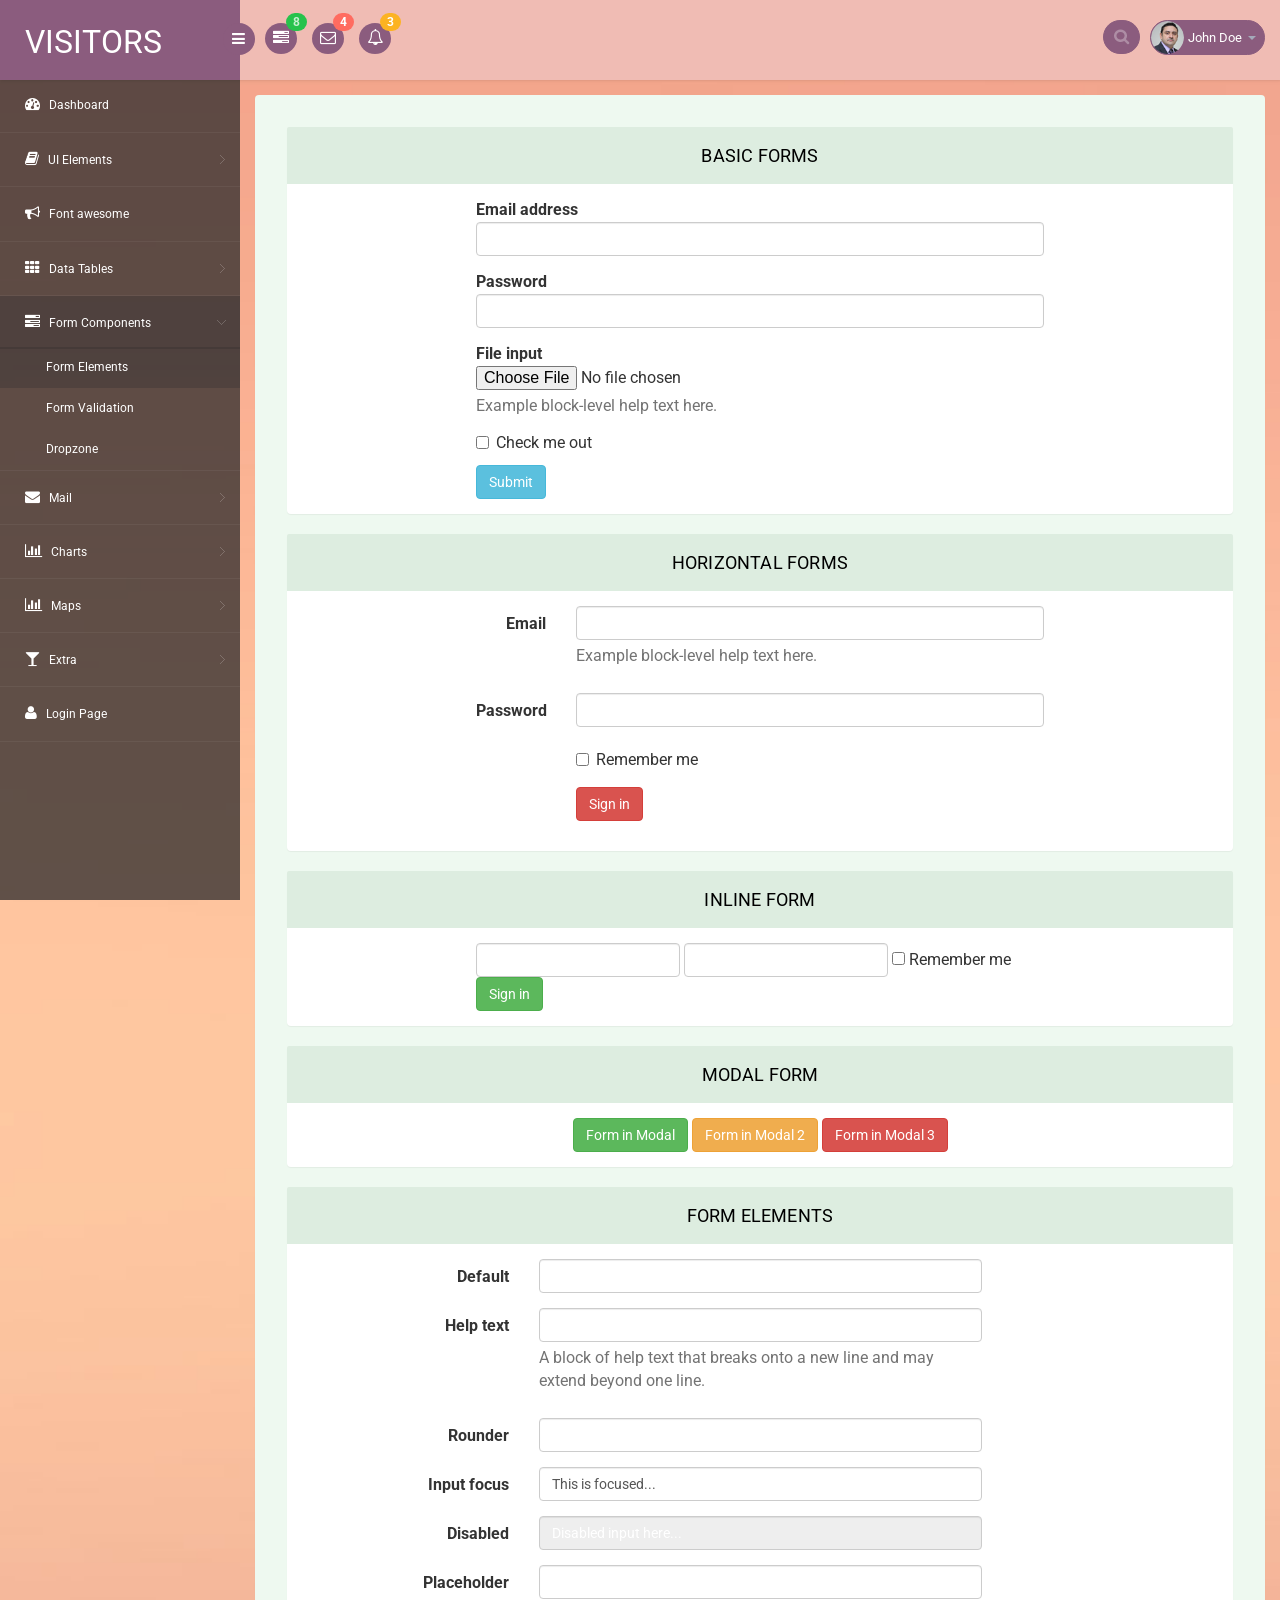
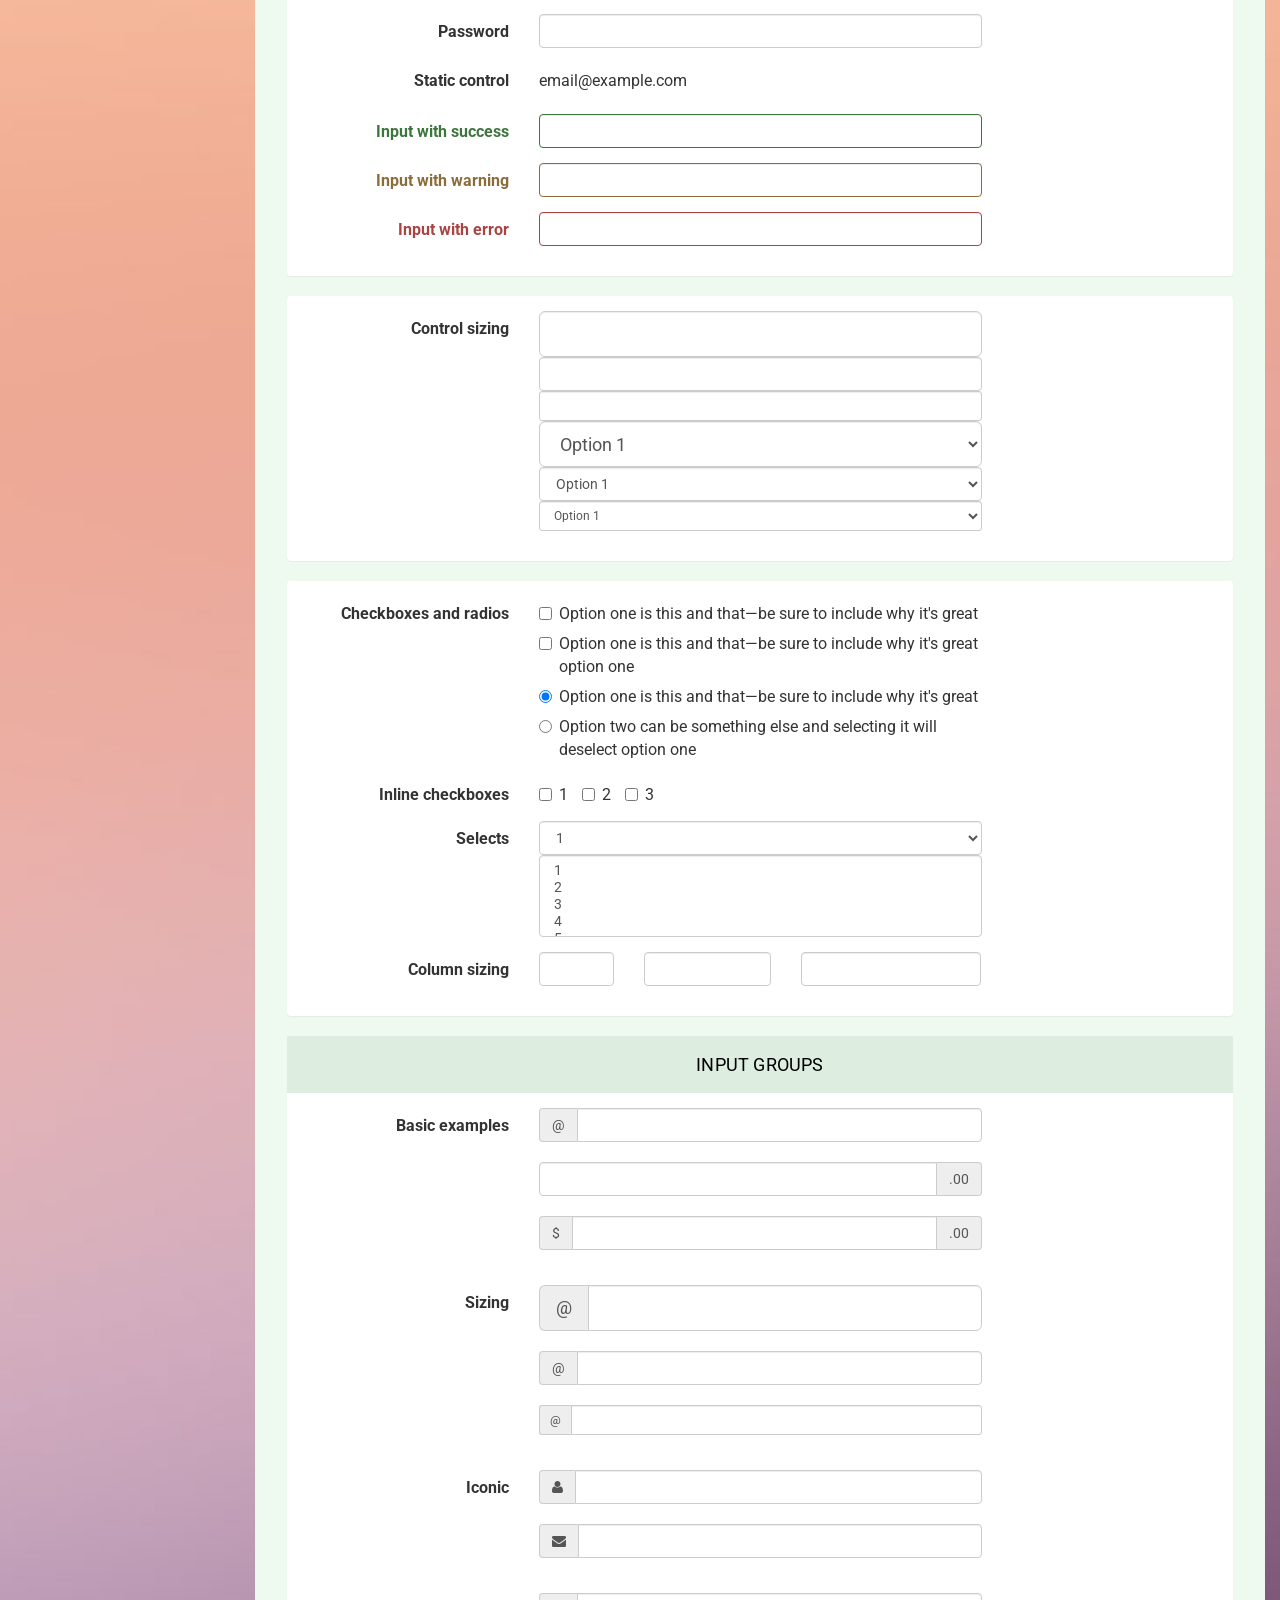
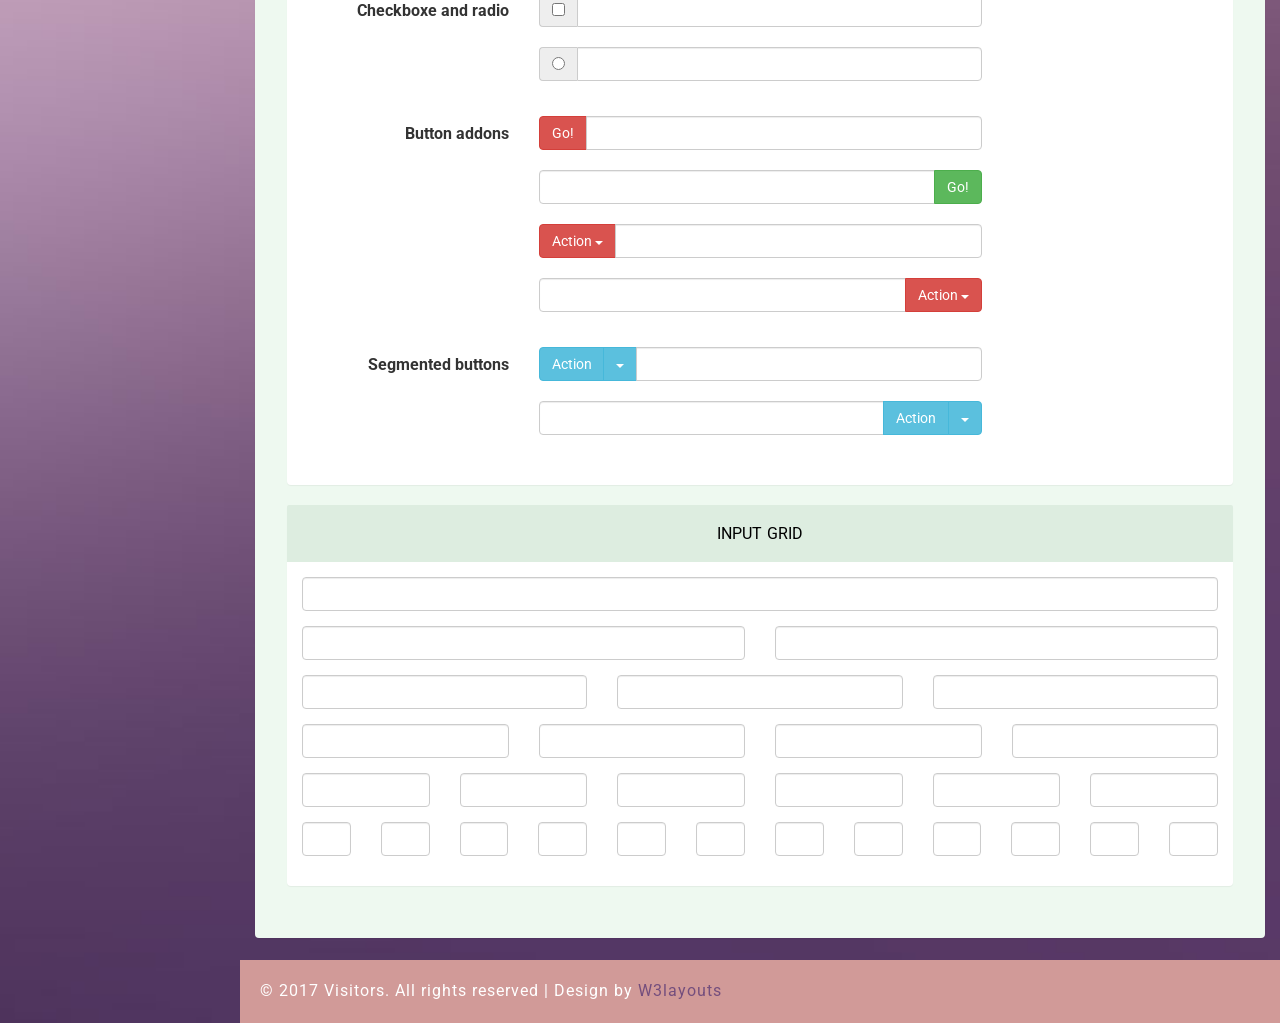
<file: public/quantri/form_component.html>
<!--A Design by W3layouts
Author: W3layout
Author URL: http://w3layouts.com
License: Creative Commons Attribution 3.0 Unported
License URL: http://creativecommons.org/licenses/by/3.0/
-->
<!DOCTYPE html>
<head>
<title>Visitors an Admin Panel Category Bootstrap Responsive Website Template | Form_component :: w3layouts</title>
<meta name="viewport" content="width=device-width, initial-scale=1">
<meta http-equiv="Content-Type" content="text/html; charset=utf-8" />
<meta name="keywords" content="Visitors Responsive web template, Bootstrap Web Templates, Flat Web Templates, Android Compatible web template, 
Smartphone Compatible web template, free webdesigns for Nokia, Samsung, LG, SonyEricsson, Motorola web design" />
<script type="application/x-javascript"> addEventListener("load", function() { setTimeout(hideURLbar, 0); }, false); function hideURLbar(){ window.scrollTo(0,1); } </script>
<!-- bootstrap-css -->
<link rel="stylesheet" href="css/bootstrap.min.css" >
<!-- //bootstrap-css -->
<!-- Custom CSS -->
<link href="css/style.css" rel='stylesheet' type='text/css' />
<link href="css/style-responsive.css" rel="stylesheet"/>
<!-- font CSS -->
<link href='//fonts.googleapis.com/css?family=Roboto:400,100,100italic,300,300italic,400italic,500,500italic,700,700italic,900,900italic' rel='stylesheet' type='text/css'>
<!-- font-awesome icons -->
<link rel="stylesheet" href="css/font.css" type="text/css"/>
<link href="css/font-awesome.css" rel="stylesheet"> 
<!-- //font-awesome icons -->
<script src="js/jquery2.0.3.min.js"></script>
</head>
<body>
<section id="container">
<!--header start-->
<header class="header fixed-top clearfix">
<!--logo start-->
<div class="brand">

    <a href="index.html" class="logo">
        VISITORS
    </a>
    <div class="sidebar-toggle-box">
        <div class="fa fa-bars"></div>
    </div>
</div>
<!--logo end-->

<div class="nav notify-row" id="top_menu">
    <!--  notification start -->
    <ul class="nav top-menu">
        <!-- settings start -->
        <li class="dropdown">
            <a data-toggle="dropdown" class="dropdown-toggle" href="#">
                <i class="fa fa-tasks"></i>
                <span class="badge bg-success">8</span>
            </a>
            <ul class="dropdown-menu extended tasks-bar">
                <li>
                    <p class="">You have 8 pending tasks</p>
                </li>
                <li>
                    <a href="#">
                        <div class="task-info clearfix">
                            <div class="desc pull-left">
                                <h5>Target Sell</h5>
                                <p>25% , Deadline  12 June’13</p>
                            </div>
                                    <span class="notification-pie-chart pull-right" data-percent="45">
                            <span class="percent"></span>
                            </span>
                        </div>
                    </a>
                </li>
                <li>
                    <a href="#">
                        <div class="task-info clearfix">
                            <div class="desc pull-left">
                                <h5>Product Delivery</h5>
                                <p>45% , Deadline  12 June’13</p>
                            </div>
                                    <span class="notification-pie-chart pull-right" data-percent="78">
                            <span class="percent"></span>
                            </span>
                        </div>
                    </a>
                </li>
                <li>
                    <a href="#">
                        <div class="task-info clearfix">
                            <div class="desc pull-left">
                                <h5>Payment collection</h5>
                                <p>87% , Deadline  12 June’13</p>
                            </div>
                                    <span class="notification-pie-chart pull-right" data-percent="60">
                            <span class="percent"></span>
                            </span>
                        </div>
                    </a>
                </li>
                <li>
                    <a href="#">
                        <div class="task-info clearfix">
                            <div class="desc pull-left">
                                <h5>Target Sell</h5>
                                <p>33% , Deadline  12 June’13</p>
                            </div>
                                    <span class="notification-pie-chart pull-right" data-percent="90">
                            <span class="percent"></span>
                            </span>
                        </div>
                    </a>
                </li>

                <li class="external">
                    <a href="#">See All Tasks</a>
                </li>
            </ul>
        </li>
        <!-- settings end -->
        <!-- inbox dropdown start-->
        <li id="header_inbox_bar" class="dropdown">
            <a data-toggle="dropdown" class="dropdown-toggle" href="#">
                <i class="fa fa-envelope-o"></i>
                <span class="badge bg-important">4</span>
            </a>
            <ul class="dropdown-menu extended inbox">
                <li>
                    <p class="red">You have 4 Mails</p>
                </li>
                <li>
                    <a href="#">
                        <span class="photo"><img alt="avatar" src="images/3.png"></span>
                                <span class="subject">
                                <span class="from">Jonathan Smith</span>
                                <span class="time">Just now</span>
                                </span>
                                <span class="message">
                                    Hello, this is an example msg.
                                </span>
                    </a>
                </li>
                <li>
                    <a href="#">
                        <span class="photo"><img alt="avatar" src="images/1.png"></span>
                                <span class="subject">
                                <span class="from">Jane Doe</span>
                                <span class="time">2 min ago</span>
                                </span>
                                <span class="message">
                                    Nice admin template
                                </span>
                    </a>
                </li>
                <li>
                    <a href="#">
                        <span class="photo"><img alt="avatar" src="images/3.png"></span>
                                <span class="subject">
                                <span class="from">Tasi sam</span>
                                <span class="time">2 days ago</span>
                                </span>
                                <span class="message">
                                    This is an example msg.
                                </span>
                    </a>
                </li>
                <li>
                    <a href="#">
                        <span class="photo"><img alt="avatar" src="images/2.png"></span>
                                <span class="subject">
                                <span class="from">Mr. Perfect</span>
                                <span class="time">2 hour ago</span>
                                </span>
                                <span class="message">
                                    Hi there, its a test
                                </span>
                    </a>
                </li>
                <li>
                    <a href="#">See all messages</a>
                </li>
            </ul>
        </li>
        <!-- inbox dropdown end -->
        <!-- notification dropdown start-->
        <li id="header_notification_bar" class="dropdown">
            <a data-toggle="dropdown" class="dropdown-toggle" href="#">

                <i class="fa fa-bell-o"></i>
                <span class="badge bg-warning">3</span>
            </a>
            <ul class="dropdown-menu extended notification">
                <li>
                    <p>Notifications</p>
                </li>
                <li>
                    <div class="alert alert-info clearfix">
                        <span class="alert-icon"><i class="fa fa-bolt"></i></span>
                        <div class="noti-info">
                            <a href="#"> Server #1 overloaded.</a>
                        </div>
                    </div>
                </li>
                <li>
                    <div class="alert alert-danger clearfix">
                        <span class="alert-icon"><i class="fa fa-bolt"></i></span>
                        <div class="noti-info">
                            <a href="#"> Server #2 overloaded.</a>
                        </div>
                    </div>
                </li>
                <li>
                    <div class="alert alert-success clearfix">
                        <span class="alert-icon"><i class="fa fa-bolt"></i></span>
                        <div class="noti-info">
                            <a href="#"> Server #3 overloaded.</a>
                        </div>
                    </div>
                </li>

            </ul>
        </li>
        <!-- notification dropdown end -->
    </ul>
    <!--  notification end -->
</div>
<div class="top-nav clearfix">
    <!--search & user info start-->
    <ul class="nav pull-right top-menu">
        <li>
            <input type="text" class="form-control search" placeholder=" Search">
        </li>
        <!-- user login dropdown start-->
        <li class="dropdown">
            <a data-toggle="dropdown" class="dropdown-toggle" href="#">
                <img alt="" src="images/2.png">
                <span class="username">John Doe</span>
                <b class="caret"></b>
            </a>
            <ul class="dropdown-menu extended logout">
                <li><a href="#"><i class=" fa fa-suitcase"></i>Profile</a></li>
                <li><a href="#"><i class="fa fa-cog"></i> Settings</a></li>
                <li><a href="login.html"><i class="fa fa-key"></i> Log Out</a></li>
            </ul>
        </li>
        <!-- user login dropdown end -->
       
    </ul>
    <!--search & user info end-->
</div>
</header>
<!--header end-->
<!--sidebar start-->
<aside>
    <div id="sidebar" class="nav-collapse">
        <!-- sidebar menu start-->
        <div class="leftside-navigation">
            <ul class="sidebar-menu" id="nav-accordion">
                <li>
                    <a href="index.html">
                        <i class="fa fa-dashboard"></i>
                        <span>Dashboard</span>
                    </a>
                </li>
                
                <li class="sub-menu">
                    <a href="javascript:;">
                        <i class="fa fa-book"></i>
                        <span>UI Elements</span>
                    </a>
                    <ul class="sub">
						<li><a href="typography.html">Typography</a></li>
						<li><a href="glyphicon.html">glyphicon</a></li>
                        <li><a href="grids.html">Grids</a></li>
                    </ul>
                </li>
                <li>
                    <a href="fontawesome.html">
                        <i class="fa fa-bullhorn"></i>
                        <span>Font awesome </span>
                    </a>
                </li>
                <li class="sub-menu">
                    <a href="javascript:;">
                        <i class="fa fa-th"></i>
                        <span>Data Tables</span>
                    </a>
                    <ul class="sub">
                        <li><a href="basic_table.html">Basic Table</a></li>
                        <li><a href="responsive_table.html">Responsive Table</a></li>
                    </ul>
                </li>
                <li class="sub-menu">
                    <a class="active" href="javascript:;">
                        <i class="fa fa-tasks"></i>
                        <span>Form Components</span>
                    </a>
                    <ul class="sub">
                        <li><a class="active" href="form_component.html">Form Elements</a></li>
                        <li><a href="form_validation.html">Form Validation</a></li>
						<li><a href="dropzone.html">Dropzone</a></li>
                    </ul>
                </li>
                <li class="sub-menu">
                    <a href="javascript:;">
                        <i class="fa fa-envelope"></i>
                        <span>Mail </span>
                    </a>
                    <ul class="sub">
                        <li><a href="mail.html">Inbox</a></li>
                        <li><a href="mail_compose.html">Compose Mail</a></li>
                    </ul>
                </li>
                <li class="sub-menu">
                    <a href="javascript:;">
                        <i class=" fa fa-bar-chart-o"></i>
                        <span>Charts</span>
                    </a>
                    <ul class="sub">
                        <li><a href="chartjs.html">Chart js</a></li>
                        <li><a href="flot_chart.html">Flot Charts</a></li>
                    </ul>
                </li>
                <li class="sub-menu">
                    <a href="javascript:;">
                        <i class=" fa fa-bar-chart-o"></i>
                        <span>Maps</span>
                    </a>
                    <ul class="sub">
                        <li><a href="google_map.html">Google Map</a></li>
                        <li><a href="vector_map.html">Vector Map</a></li>
                    </ul>
                </li>
                <li class="sub-menu">
                    <a href="javascript:;">
                        <i class="fa fa-glass"></i>
                        <span>Extra</span>
                    </a>
                    <ul class="sub">
                        <li><a href="gallery.html">Gallery</a></li>
						<li><a href="404.html">404 Error</a></li>
                        <li><a href="registration.html">Registration</a></li>
                    </ul>
                </li>
                <li>
                    <a href="login.html">
                        <i class="fa fa-user"></i>
                        <span>Login Page</span>
                    </a>
                </li>
            </ul>            </div>
        <!-- sidebar menu end-->
    </div>
</aside>
<!--sidebar end-->
<!--main content start-->
<section id="main-content">
	<section class="wrapper">
	<div class="form-w3layouts">
        <!-- page start-->
        <!-- page start-->
        <div class="row">
            <div class="col-lg-12">
                    <section class="panel">
                        <header class="panel-heading">
                            Basic Forms
                        </header>
                        <div class="panel-body">
                            <div class="position-center">
                                <form role="form">
                                <div class="form-group">
                                    <label for="exampleInputEmail1">Email address</label>
                                    <input type="email" class="form-control" id="exampleInputEmail1" placeholder="Enter email">
                                </div>
                                <div class="form-group">
                                    <label for="exampleInputPassword1">Password</label>
                                    <input type="password" class="form-control" id="exampleInputPassword1" placeholder="Password">
                                </div>
                                <div class="form-group">
                                    <label for="exampleInputFile">File input</label>
                                    <input type="file" id="exampleInputFile">
                                    <p class="help-block">Example block-level help text here.</p>
                                </div>
                                <div class="checkbox">
                                    <label>
                                        <input type="checkbox"> Check me out
                                    </label>
                                </div>
                                <button type="submit" class="btn btn-info">Submit</button>
                            </form>
                            </div>

                        </div>
                    </section>

            </div>
            <div class="col-lg-12">
                <section class="panel">
                    <header class="panel-heading">
                        Horizontal Forms
                    </header>
                    <div class="panel-body">
                        <div class="position-center">
                            <form class="form-horizontal" role="form">
                            <div class="form-group">
                                <label for="inputEmail1" class="col-lg-2 col-sm-2 control-label">Email</label>
                                <div class="col-lg-10">
                                    <input type="email" class="form-control" id="inputEmail1" placeholder="Email">
                                    <p class="help-block">Example block-level help text here.</p>
                                </div>
                            </div>
                            <div class="form-group">
                                <label for="inputPassword1" class="col-lg-2 col-sm-2 control-label">Password</label>
                                <div class="col-lg-10">
                                    <input type="password" class="form-control" id="inputPassword1" placeholder="Password">
                                </div>
                            </div>
                            <div class="form-group">
                                <div class="col-lg-offset-2 col-lg-10">
                                    <div class="checkbox">
                                        <label>
                                            <input type="checkbox"> Remember me
                                        </label>
                                    </div>
                                </div>
                            </div>
                            <div class="form-group">
                                <div class="col-lg-offset-2 col-lg-10">
                                    <button type="submit" class="btn btn-danger">Sign in</button>
                                </div>
                            </div>
                        </form>
                        </div>
                    </div>
                </section>

            </div>
        </div>
        <div class="row">
            <div class="col-lg-12">
                <section class="panel">
                    <header class="panel-heading">
                        Inline form
                    </header>
                    <div class="panel-body">
                        <div class="position-center">
                            <form class="form-inline" role="form">
                            <div class="form-group">
                                <label class="sr-only" for="exampleInputEmail2">Email address</label>
                                <input type="email" class="form-control" id="exampleInputEmail2" placeholder="Enter email">
                            </div>
                            <div class="form-group">
                                <label class="sr-only" for="exampleInputPassword2">Password</label>
                                <input type="password" class="form-control" id="exampleInputPassword2" placeholder="Password">
                            </div>
                            <div class="checkbox">
                                <label>
                                    <input type="checkbox"> Remember me
                                </label>
                            </div>
                            <button type="submit" class="btn btn-success">Sign in</button>
                        </form>
                        </div>
                    </div>
                </section>

            </div>
        </div>

        <div class="row">
            <div class="col-lg-12">
                <section class="panel">
                    <header class="panel-heading">
                        Modal form
                    </header>
                    <div class="panel-body">
                        <div class="position-center ">
                            <div class="text-center">
                                <a href="#myModal" data-toggle="modal" class="btn btn-success">
                                    Form in Modal
                                </a>
                                <a href="#myModal-1" data-toggle="modal" class="btn btn-warning">
                                    Form in Modal 2
                                </a>
                                <a href="#myModal-2" data-toggle="modal" class="btn btn-danger">
                                    Form in Modal 3
                                </a>
                            </div>

                            <div aria-hidden="true" aria-labelledby="myModalLabel" role="dialog" tabindex="-1" id="myModal" class="modal fade">
                            <div class="modal-dialog">
                                <div class="modal-content">
                                    <div class="modal-header">
                                        <button aria-hidden="true" data-dismiss="modal" class="close" type="button">×</button>
                                        <h4 class="modal-title">Form Tittle</h4>
                                    </div>
                                    <div class="modal-body">

                                        <form role="form">
                                            <div class="form-group">
                                                <label for="exampleInputEmail1">Email address</label>
                                                <input type="email" class="form-control" id="exampleInputEmail3" placeholder="Enter email">
                                            </div>
                                            <div class="form-group">
                                                <label for="exampleInputPassword1">Password</label>
                                                <input type="password" class="form-control" id="exampleInputPassword3" placeholder="Password">
                                            </div>
                                            <div class="form-group">
                                                <label for="exampleInputFile">File input</label>
                                                <input type="file" id="exampleInputFile3">
                                                <p class="help-block">Example block-level help text here.</p>
                                            </div>
                                            <div class="checkbox">
                                                <label>
                                                    <input type="checkbox"> Check me out
                                                </label>
                                            </div>
                                            <button type="submit" class="btn btn-default">Submit</button>
                                        </form>
                                    </div>
                                </div>
                            </div>
                        </div>
                            <div aria-hidden="true" aria-labelledby="myModalLabel" role="dialog" tabindex="-1" id="myModal-1" class="modal fade">
                            <div class="modal-dialog">
                                <div class="modal-content">
                                    <div class="modal-header">
                                        <button aria-hidden="true" data-dismiss="modal" class="close" type="button">×</button>
                                        <h4 class="modal-title">Form Tittle</h4>
                                    </div>
                                    <div class="modal-body">

                                        <form class="form-horizontal" role="form">
                                            <div class="form-group">
                                                <label for="inputEmail1" class="col-lg-2 col-sm-2 control-label">Email</label>
                                                <div class="col-lg-10">
                                                    <input type="email" class="form-control" id="inputEmail4" placeholder="Email">
                                                </div>
                                            </div>
                                            <div class="form-group">
                                                <label for="inputPassword1" class="col-lg-2 col-sm-2 control-label">Password</label>
                                                <div class="col-lg-10">
                                                    <input type="password" class="form-control" id="inputPassword4" placeholder="Password">
                                                </div>
                                            </div>
                                            <div class="form-group">
                                                <div class="col-lg-offset-2 col-lg-10">
                                                    <div class="checkbox">
                                                        <label>
                                                            <input type="checkbox"> Remember me
                                                        </label>
                                                    </div>
                                                </div>
                                            </div>
                                            <div class="form-group">
                                                <div class="col-lg-offset-2 col-lg-10">
                                                    <button type="submit" class="btn btn-default">Sign in</button>
                                                </div>
                                            </div>
                                        </form>

                                    </div>

                                </div>
                            </div>
                        </div>
                            <div aria-hidden="true" aria-labelledby="myModalLabel" role="dialog" tabindex="-1" id="myModal-2" class="modal fade">
                            <div class="modal-dialog">
                                <div class="modal-content">
                                    <div class="modal-header">
                                        <button aria-hidden="true" data-dismiss="modal" class="close" type="button">×</button>
                                        <h4 class="modal-title">Form Tittle</h4>
                                    </div>
                                    <div class="modal-body">
                                        <form class="form-inline" role="form">
                                            <div class="form-group">
                                                <label class="sr-only" for="exampleInputEmail2">Email address</label>
                                                <input type="email" class="form-control sm-input" id="exampleInputEmail5" placeholder="Enter email">
                                            </div>
                                            <div class="form-group">
                                                <label class="sr-only" for="exampleInputPassword2">Password</label>
                                                <input type="password" class="form-control sm-input" id="exampleInputPassword5" placeholder="Password">
                                            </div>
                                            <div class="checkbox">
                                                <label>
                                                    <input type="checkbox"> Remember me
                                                </label>
                                            </div>
                                            <button type="submit" class="btn btn-default">Sign in</button>
                                        </form>

                                    </div>

                                </div>
                            </div>
                        </div>

                        </div>
                    </div>
                </section>
            </div>
        </div>

        <div class="row">
        <div class="col-lg-12">
        <section class="panel">
            <header class="panel-heading">
                Form Elements
            </header>
            <div class="panel-body">
                <form class="form-horizontal bucket-form" method="get">
                    <div class="form-group">
                        <label class="col-sm-3 control-label">Default</label>
                        <div class="col-sm-6">
                            <input type="text" class="form-control">
                        </div>
                    </div>
                    <div class="form-group">
                        <label class="col-sm-3 control-label">Help text</label>
                        <div class="col-sm-6">
                            <input type="text" class="form-control">
                            <span class="help-block">A block of help text that breaks onto a new line and may extend beyond one line.</span>
                        </div>
                    </div>
                    <div class="form-group">
                        <label class="col-sm-3 control-label">Rounder</label>
                        <div class="col-sm-6">
                            <input type="text" class="form-control round-input">
                        </div>
                    </div>
                    <div class="form-group">
                        <label class="col-sm-3 control-label">Input focus</label>
                        <div class="col-sm-6">
                            <input class="form-control" id="focusedInput" type="text" value="This is focused...">
                        </div>
                    </div>
                    <div class="form-group">
                        <label class="col-sm-3 control-label">Disabled</label>
                        <div class="col-sm-6">
                            <input class="form-control" id="disabledInput" type="text" placeholder="Disabled input here..." disabled="">
                        </div>
                    </div>
                    <div class="form-group">
                        <label class="col-sm-3 control-label">Placeholder</label>
                        <div class="col-sm-6">
                            <input type="text" class="form-control" placeholder="placeholder">
                        </div>
                    </div>
                    <div class="form-group">
                        <label class="col-sm-3 control-label">Password</label>
                        <div class="col-sm-6">
                            <input type="password" class="form-control" placeholder="">
                        </div>
                    </div>
                    <div class="form-group">
                        <label class=" col-sm-3 control-label">Static control</label>
                        <div class="col-lg-6">
                            <p class="form-control-static">email@example.com</p>
                        </div>
                    </div>
                    <div class="form-group has-success">
                        <label class="col-sm-3 control-label col-lg-3" for="inputSuccess">Input with success</label>
                        <div class="col-lg-6">
                            <input type="text" class="form-control" id="inputSuccess">
                        </div>
                    </div>
                    <div class="form-group has-warning">
                        <label class="col-sm-3 control-label col-lg-3" for="inputWarning">Input with warning</label>
                        <div class="col-lg-6">
                            <input type="text" class="form-control" id="inputWarning">
                        </div>
                    </div>
                    <div class="form-group has-error">
                        <label class="col-sm-3 control-label col-lg-3" for="inputError">Input with error</label>
                        <div class="col-lg-6">
                            <input type="text" class="form-control" id="inputError">
                        </div>
                    </div>
                </form>
            </div>
        </section>

        <section class="panel">
            <div class="panel-body">
                <form class="form-horizontal bucket-form" method="get">
                    <div class="form-group">
                        <label class="col-sm-3 control-label col-lg-3" for="inputSuccess">Control sizing</label>
                        <div class="col-lg-6">
                            <input class="form-control input-lg m-bot15" type="text" placeholder=".input-lg">
                            <input class="form-control m-bot15" type="text" placeholder="Default input">
                            <input class="form-control input-sm m-bot15" type="text" placeholder=".input-sm">

                            <select class="form-control input-lg m-bot15">
                                <option>Option 1</option>
                                <option>Option 2</option>
                                <option>Option 3</option>
                            </select>
                            <select class="form-control m-bot15">
                                <option>Option 1</option>
                                <option>Option 2</option>
                                <option>Option 3</option>
                            </select>
                            <select class="form-control input-sm m-bot15">
                                <option>Option 1</option>
                                <option>Option 2</option>
                                <option>Option 3</option>
                            </select>
                        </div>
                    </div>
                </form>
            </div>
        </section>
        <section class="panel">
            <div class="panel-body">
                <form class="form-horizontal bucket-form" method="get">
                    <div class="form-group">
                        <label class="col-sm-3 control-label col-lg-3" for="inputSuccess">Checkboxes and radios</label>
                        <div class="col-lg-6">
                            <div class="checkbox">
                                <label>
                                    <input type="checkbox" value="">
                                    Option one is this and that—be sure to include why it's great
                                </label>
                            </div>

                            <div class="checkbox">
                                <label>
                                    <input type="checkbox" value="">
                                    Option one is this and that—be sure to include why it's great option one
                                </label>
                            </div>

                            <div class="radio">
                                <label>
                                    <input type="radio" name="optionsRadios" id="optionsRadios1" value="option1" checked="">
                                    Option one is this and that—be sure to include why it's great
                                </label>
                            </div>
                            <div class="radio">
                                <label>
                                    <input type="radio" name="optionsRadios" id="optionsRadios2" value="option2">
                                    Option two can be something else and selecting it will deselect option one
                                </label>
                            </div>

                        </div>
                    </div>
                    <div class="form-group">
                        <label class="col-sm-3 control-label col-lg-3" for="inputSuccess">Inline checkboxes</label>
                        <div class="col-lg-6">
                            <label class="checkbox-inline">
                                <input type="checkbox" id="inlineCheckbox1" value="option1"> 1
                            </label>
                            <label class="checkbox-inline">
                                <input type="checkbox" id="inlineCheckbox2" value="option2"> 2
                            </label>
                            <label class="checkbox-inline">
                                <input type="checkbox" id="inlineCheckbox3" value="option3"> 3
                            </label>

                        </div>
                    </div>
                    <div class="form-group">
                        <label class="col-sm-3 control-label col-lg-3" for="inputSuccess">Selects</label>
                        <div class="col-lg-6">
                            <select class="form-control m-bot15">
                                <option>1</option>
                                <option>2</option>
                                <option>3</option>
                                <option>4</option>
                                <option>5</option>
                            </select>

                            <select multiple="" class="form-control">
                                <option>1</option>
                                <option>2</option>
                                <option>3</option>
                                <option>4</option>
                                <option>5</option>
                            </select>
                        </div>
                    </div>

                    <div class="form-group">
                        <label class="col-sm-3 control-label col-lg-3" for="inputSuccess">Column sizing</label>
                        <div class="col-lg-8">
                            <div class="row">
                                <div class="col-lg-2">
                                    <input type="text" class="form-control" placeholder=".col-lg-2">
                                </div>
                                <div class="col-lg-3">
                                    <input type="text" class="form-control" placeholder=".col-lg-3">
                                </div>
                                <div class="col-lg-4">
                                    <input type="text" class="form-control" placeholder=".col-lg-4">
                                </div>
                            </div>

                        </div>
                    </div>

                </form>
            </div>
        </section>

        <section class="panel">
            <header class="panel-heading">
                Input groups
            </header>
            <div class="panel-body">
                <form class="form-horizontal bucket-form" method="get">
                    <div class="form-group">
                        <label class="col-sm-3 control-label col-lg-3">Basic examples</label>
                        <div class="col-lg-6">
                            <div class="input-group m-bot15">
                                <span class="input-group-addon btn-success">@</span>
                                <input type="text" class="form-control" placeholder="Username">
                            </div>

                            <div class="input-group m-bot15">
                                <input type="text" class="form-control">
                                <span class="input-group-addon btn-warning">.00</span>
                            </div>

                            <div class="input-group m-bot15">
                                <span class="input-group-addon">$</span>
                                <input type="text" class="form-control">
                                <span class="input-group-addon ">.00</span>
                            </div>
                        </div>
                    </div>
                    <div class="form-group">
                        <label class="col-sm-3 control-label col-lg-3">Sizing</label>
                        <div class="col-lg-6">
                            <div class="input-group input-group-lg m-bot15">
                                <span class="input-group-addon btn-danger">@</span>
                                <input type="text" class="form-control input-lg" placeholder="Username">
                            </div>

                            <div class="input-group m-bot15">
                                <span class="input-group-addon">@</span>
                                <input type="text" class="form-control" placeholder="Username">
                            </div>

                            <div class="input-group input-group-sm m-bot15">
                                <span class="input-group-addon">@</span>
                                <input type="text" class="form-control" placeholder="Username">
                            </div>

                        </div>
                    </div>
                    <div class="form-group">
                        <label class="col-sm-3 control-label col-lg-3">Iconic</label>
                        <div class="col-lg-6">
                            <div class="input-group m-bot15">
                                <span class="input-group-addon btn-white"><i class="fa fa-user"></i></span>
                                <input type="text" class="form-control" placeholder="Username">
                            </div>
                            <div class="input-group m-bot15">
                                <span class="input-group-addon btn-white"><i class="fa fa-envelope"></i></span>
                                <input type="text" class="form-control" placeholder="Email">
                            </div>
                        </div>
                    </div>
                    <div class="form-group">
                        <label class="col-sm-3 control-label col-lg-3">Checkboxe and radio</label>
                        <div class="col-lg-6">
                            <div class="input-group m-bot15">
                                              <span class="input-group-addon">
                                                <input type="checkbox">
                                              </span>
                                <input type="text" class="form-control">
                            </div>

                            <div class="input-group m-bot15">
                                              <span class="input-group-addon">
                                                <input type="radio">
                                              </span>
                                <input type="text" class="form-control">
                            </div>

                        </div>
                    </div>
                    <div class="form-group">
                        <label class="col-sm-3 control-label col-lg-3">Button addons</label>
                        <div class="col-lg-6">
                            <div class="input-group m-bot15">
                                              <span class="input-group-btn">
                                                <button class="btn btn-danger" type="button">Go!</button>
                                              </span>
                                <input type="text" class="form-control">
                            </div>

                            <div class="input-group m-bot15">
                                <input type="text" class="form-control">
                                              <span class="input-group-btn">
                                                <button class="btn btn-success" type="button">Go!</button>
                                              </span>
                            </div>

                            <div class="input-group m-bot15">
                                <div class="input-group-btn">
                                    <button type="button" class="btn btn-danger dropdown-toggle" data-toggle="dropdown">Action <span class="caret"></span></button>
                                    <ul class="dropdown-menu">
                                        <li><a href="#">Action</a></li>
                                        <li><a href="#">Another action</a></li>
                                        <li><a href="#">Something else here</a></li>
                                        <li class="divider"></li>
                                        <li><a href="#">Separated link</a></li>
                                    </ul>
                                </div>
                                <input type="text" class="form-control">
                            </div>
                            <div class="input-group m-bot15">
                                <input type="text" class="form-control">
                                <div class="input-group-btn">
                                    <button type="button" class="btn btn-danger dropdown-toggle" data-toggle="dropdown">Action <span class="caret"></span></button>
                                    <ul class="dropdown-menu pull-right">
                                        <li><a href="#">Action</a></li>
                                        <li><a href="#">Another action</a></li>
                                        <li><a href="#">Something else here</a></li>
                                        <li class="divider"></li>
                                        <li><a href="#">Separated link</a></li>
                                    </ul>
                                </div>
                            </div>

                        </div>
                    </div>

                    <div class="form-group">
                        <label class="col-sm-3 control-label col-lg-3">Segmented buttons</label>
                        <div class="col-lg-6">
                            <div class="input-group m-bot15">
                                <div class="input-group-btn">
                                    <button tabindex="-1" class="btn btn-info" type="button">Action</button>
                                    <button tabindex="-1" data-toggle="dropdown" class="btn btn-info dropdown-toggle" type="button">
                                        <span class="caret"></span>
                                    </button>
                                    <ul role="menu" class="dropdown-menu">
                                        <li><a href="#">Action</a></li>
                                        <li><a href="#">Another action</a></li>
                                        <li><a href="#">Something else here</a></li>
                                        <li class="divider"></li>
                                        <li><a href="#">Separated link</a></li>
                                    </ul>
                                </div>
                                <input type="text" class="form-control">
                            </div>

                            <div class="input-group m-bot15">
                                <input type="text" class="form-control">
                                <div class="input-group-btn">
                                    <button tabindex="-1" class="btn btn-info" type="button">Action</button>
                                    <button tabindex="-1" data-toggle="dropdown" class="btn btn-info dropdown-toggle" type="button">
                                        <span class="caret"></span>
                                    </button>
                                    <ul role="menu" class="dropdown-menu pull-right">
                                        <li><a href="#">Action</a></li>
                                        <li><a href="#">Another action</a></li>
                                        <li><a href="#">Something else here</a></li>
                                        <li class="divider"></li>
                                        <li><a href="#">Separated link</a></li>
                                    </ul>
                                </div>
                            </div>
                        </div>
                    </div>

                </form>
            </div>
        </section>

        </div>
        </div>

        <div class="row">
            <div class="col-md-12">

                <div data-collapsed="0" class="panel">

                    <div class="panel-heading">
                        <div class="panel-title">
                            Input Grid
                        </div>
                    </div>

                    <div class="panel-body">

                        <div class="row">

                            <div class="col-md-12 form-group">
                                <input type="text" placeholder=".col-md-12" class="form-control">
                            </div>

                            <div class="col-md-6 form-group">
                                <input type="text" placeholder=".col-md-6" class="form-control">
                            </div>

                            <div class="col-md-6 form-group">
                                <input type="text" placeholder=".col-md-6" class="form-control">
                            </div>


                            <div class="col-md-4 form-group">
                                <input type="text" placeholder=".col-md-4" class="form-control">
                            </div>

                            <div class="col-md-4 form-group">
                                <input type="text" placeholder=".col-md-4" class="form-control">
                            </div>

                            <div class="col-md-4 form-group">
                                <input type="text" placeholder=".col-md-4" class="form-control">
                            </div>


                            <div class="col-md-3 form-group">
                                <input type="text" placeholder=".col-md-3" class="form-control">
                            </div>

                            <div class="col-md-3 form-group">
                                <input type="text" placeholder=".col-md-3" class="form-control">
                            </div>

                            <div class="col-md-3 form-group">
                                <input type="text" placeholder=".col-md-3" class="form-control">
                            </div>

                            <div class="col-md-3 form-group">
                                <input type="text" placeholder=".col-md-3" class="form-control">
                            </div>


                            <div class="col-md-2 form-group">
                                <input type="text" placeholder=".col-md-2" class="form-control">
                            </div>

                            <div class="col-md-2 form-group">
                                <input type="text" placeholder=".col-md-2" class="form-control">
                            </div>

                            <div class="col-md-2 form-group">
                                <input type="text" placeholder=".col-md-2" class="form-control">
                            </div>

                            <div class="col-md-2 form-group">
                                <input type="text" placeholder=".col-md-2" class="form-control">
                            </div>

                            <div class="col-md-2 form-group">
                                <input type="text" placeholder=".col-md-2" class="form-control">
                            </div>

                            <div class="col-md-2 form-group">
                                <input type="text" placeholder=".col-md-2" class="form-control">
                            </div>


                            <div class="col-md-1 form-group">
                                <input type="text" placeholder=".col-md-1" class="form-control">
                            </div>

                            <div class="col-md-1 form-group">
                                <input type="text" placeholder=".col-md-1" class="form-control">
                            </div>

                            <div class="col-md-1 form-group">
                                <input type="text" placeholder=".col-md-1" class="form-control">
                            </div>

                            <div class="col-md-1 form-group">
                                <input type="text" placeholder=".col-md-1" class="form-control">
                            </div>

                            <div class="col-md-1 form-group">
                                <input type="text" placeholder=".col-md-1" class="form-control">
                            </div>

                            <div class="col-md-1 form-group">
                                <input type="text" placeholder=".col-md-1" class="form-control">
                            </div>

                            <div class="col-md-1 form-group">
                                <input type="text" placeholder=".col-md-1" class="form-control">
                            </div>

                            <div class="col-md-1 form-group">
                                <input type="text" placeholder=".col-md-1" class="form-control">
                            </div>

                            <div class="col-md-1 form-group">
                                <input type="text" placeholder=".col-md-1" class="form-control">
                            </div>

                            <div class="col-md-1 form-group">
                                <input type="text" placeholder=".col-md-1" class="form-control">
                            </div>

                            <div class="col-md-1 form-group">
                                <input type="text" placeholder=".col-md-1" class="form-control">
                            </div>

                            <div class="col-md-1 form-group">
                                <input type="text" placeholder=".col-md-1" class="form-control">
                            </div>
                        </div>

                    </div>

                </div>

            </div>
        </div>


        <!-- page end-->
        </div>
</section>
 <!-- footer -->
		  <div class="footer">
			<div class="wthree-copyright">
			  <p>© 2017 Visitors. All rights reserved | Design by <a href="http://w3layouts.com">W3layouts</a></p>
			</div>
		  </div>
  <!-- / footer -->
</section>

<!--main content end-->
</section>
<script src="js/bootstrap.js"></script>
<script src="js/jquery.dcjqaccordion.2.7.js"></script>
<script src="js/scripts.js"></script>
<script src="js/jquery.slimscroll.js"></script>
<script src="js/jquery.nicescroll.js"></script>
<!--[if lte IE 8]><script language="javascript" type="text/javascript" src="js/flot-chart/excanvas.min.js"></script><![endif]-->
<script src="js/jquery.scrollTo.js"></script>
</body>
</html>
</file>
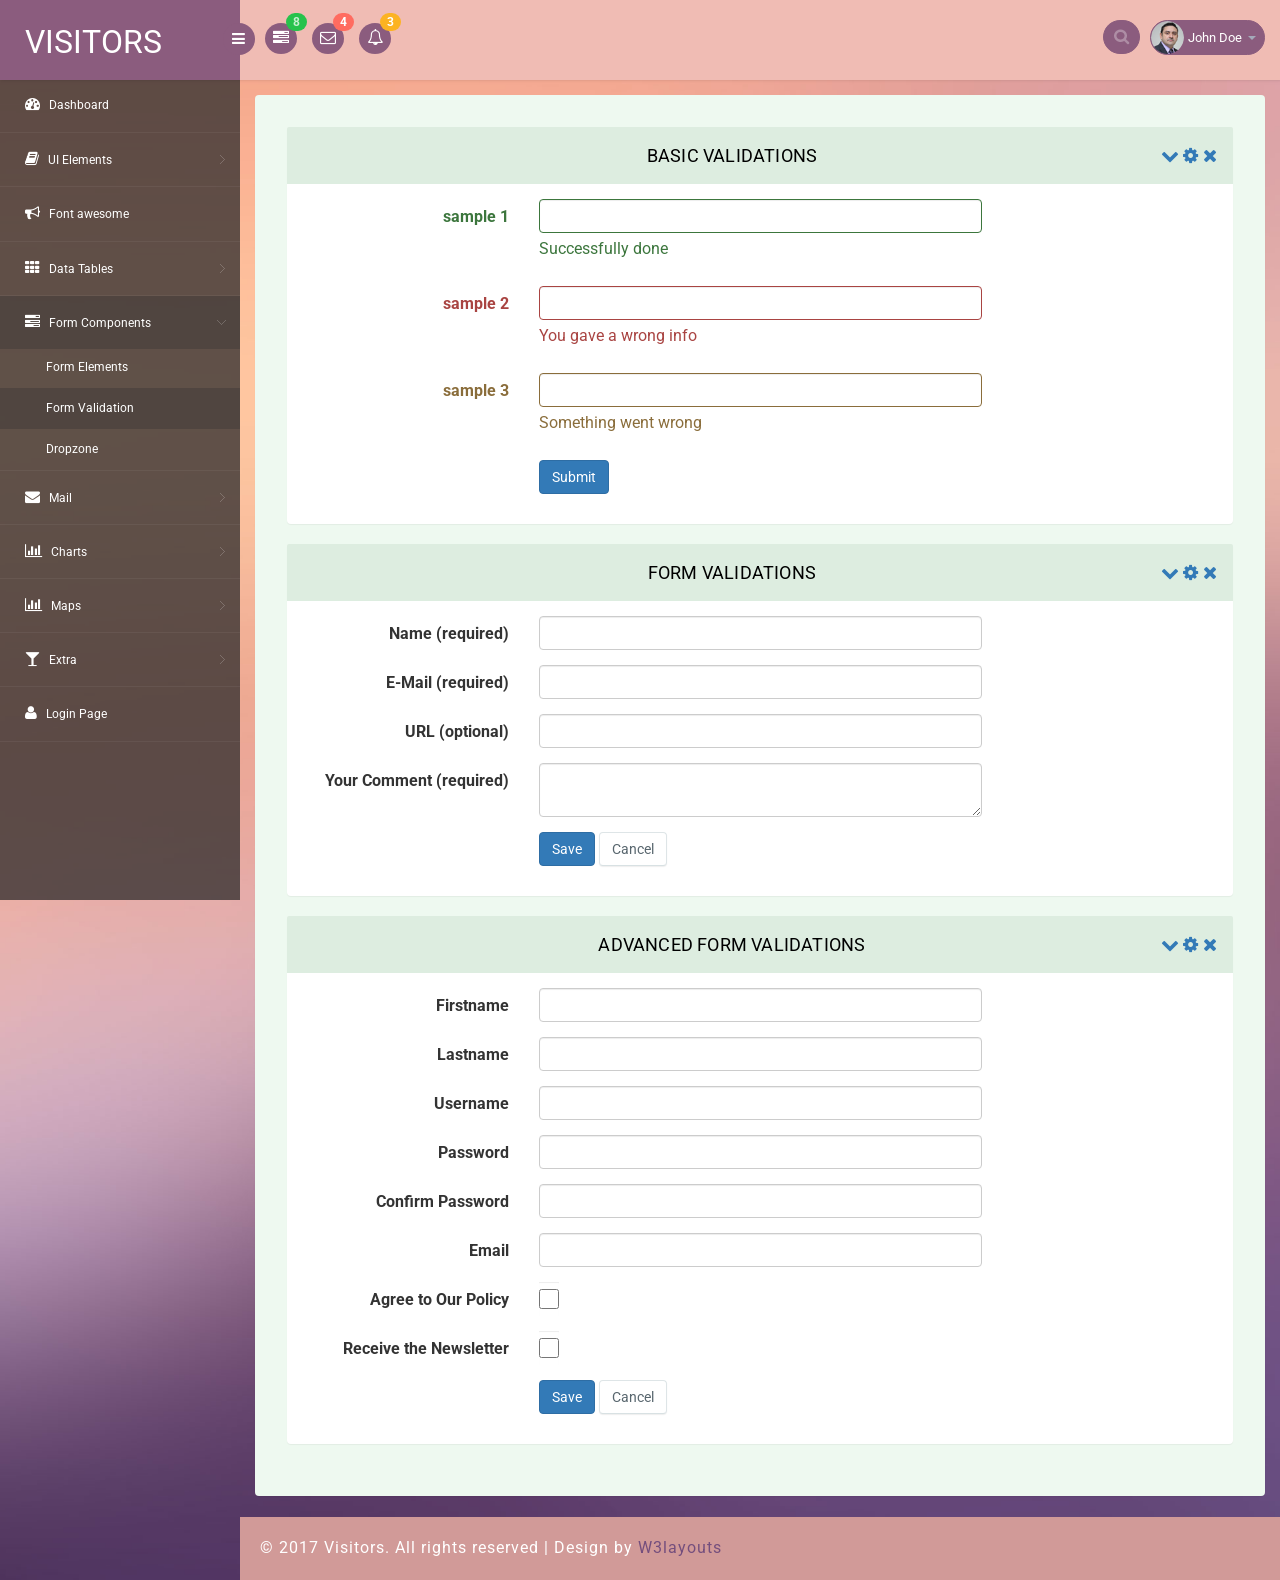
<file: public/quantri/form_validation.html>
<!--A Design by W3layouts
Author: W3layout
Author URL: http://w3layouts.com
License: Creative Commons Attribution 3.0 Unported
License URL: http://creativecommons.org/licenses/by/3.0/
-->
<!DOCTYPE html>
<head>
<title>Visitors an Admin Panel Category Bootstrap Responsive Website Template | Form_validation :: w3layouts</title>
<meta name="viewport" content="width=device-width, initial-scale=1">
<meta http-equiv="Content-Type" content="text/html; charset=utf-8" />
<meta name="keywords" content="Visitors Responsive web template, Bootstrap Web Templates, Flat Web Templates, Android Compatible web template, 
Smartphone Compatible web template, free webdesigns for Nokia, Samsung, LG, SonyEricsson, Motorola web design" />
<script type="application/x-javascript"> addEventListener("load", function() { setTimeout(hideURLbar, 0); }, false); function hideURLbar(){ window.scrollTo(0,1); } </script>
<!-- bootstrap-css -->
<link rel="stylesheet" href="css/bootstrap.min.css" >
<!-- //bootstrap-css -->
<!-- Custom CSS -->
<link href="css/style.css" rel='stylesheet' type='text/css' />
<link href="css/style-responsive.css" rel="stylesheet"/>
<!-- font CSS -->
<link href='//fonts.googleapis.com/css?family=Roboto:400,100,100italic,300,300italic,400italic,500,500italic,700,700italic,900,900italic' rel='stylesheet' type='text/css'>
<!-- font-awesome icons -->
<link rel="stylesheet" href="css/font.css" type="text/css"/>
<link href="css/font-awesome.css" rel="stylesheet"> 
<!-- //font-awesome icons -->
<script src="js/jquery2.0.3.min.js"></script>
</head>
<body>
<section id="container">
<!--header start-->
<header class="header fixed-top clearfix">
<!--logo start-->
<div class="brand">

    <a href="index.html" class="logo">
        VISITORS
    </a>
    <div class="sidebar-toggle-box">
        <div class="fa fa-bars"></div>
    </div>
</div>
<!--logo end-->

<div class="nav notify-row" id="top_menu">
    <!--  notification start -->
    <ul class="nav top-menu">
        <!-- settings start -->
        <li class="dropdown">
            <a data-toggle="dropdown" class="dropdown-toggle" href="#">
                <i class="fa fa-tasks"></i>
                <span class="badge bg-success">8</span>
            </a>
            <ul class="dropdown-menu extended tasks-bar">
                <li>
                    <p class="">You have 8 pending tasks</p>
                </li>
                <li>
                    <a href="#">
                        <div class="task-info clearfix">
                            <div class="desc pull-left">
                                <h5>Target Sell</h5>
                                <p>25% , Deadline  12 June’13</p>
                            </div>
                                    <span class="notification-pie-chart pull-right" data-percent="45">
                            <span class="percent"></span>
                            </span>
                        </div>
                    </a>
                </li>
                <li>
                    <a href="#">
                        <div class="task-info clearfix">
                            <div class="desc pull-left">
                                <h5>Product Delivery</h5>
                                <p>45% , Deadline  12 June’13</p>
                            </div>
                                    <span class="notification-pie-chart pull-right" data-percent="78">
                            <span class="percent"></span>
                            </span>
                        </div>
                    </a>
                </li>
                <li>
                    <a href="#">
                        <div class="task-info clearfix">
                            <div class="desc pull-left">
                                <h5>Payment collection</h5>
                                <p>87% , Deadline  12 June’13</p>
                            </div>
                                    <span class="notification-pie-chart pull-right" data-percent="60">
                            <span class="percent"></span>
                            </span>
                        </div>
                    </a>
                </li>
                <li>
                    <a href="#">
                        <div class="task-info clearfix">
                            <div class="desc pull-left">
                                <h5>Target Sell</h5>
                                <p>33% , Deadline  12 June’13</p>
                            </div>
                                    <span class="notification-pie-chart pull-right" data-percent="90">
                            <span class="percent"></span>
                            </span>
                        </div>
                    </a>
                </li>

                <li class="external">
                    <a href="#">See All Tasks</a>
                </li>
            </ul>
        </li>
        <!-- settings end -->
        <!-- inbox dropdown start-->
        <li id="header_inbox_bar" class="dropdown">
            <a data-toggle="dropdown" class="dropdown-toggle" href="#">
                <i class="fa fa-envelope-o"></i>
                <span class="badge bg-important">4</span>
            </a>
            <ul class="dropdown-menu extended inbox">
                <li>
                    <p class="red">You have 4 Mails</p>
                </li>
                <li>
                    <a href="#">
                        <span class="photo"><img alt="avatar" src="images/3.png"></span>
                                <span class="subject">
                                <span class="from">Jonathan Smith</span>
                                <span class="time">Just now</span>
                                </span>
                                <span class="message">
                                    Hello, this is an example msg.
                                </span>
                    </a>
                </li>
                <li>
                    <a href="#">
                        <span class="photo"><img alt="avatar" src="images/1.png"></span>
                                <span class="subject">
                                <span class="from">Jane Doe</span>
                                <span class="time">2 min ago</span>
                                </span>
                                <span class="message">
                                    Nice admin template
                                </span>
                    </a>
                </li>
                <li>
                    <a href="#">
                        <span class="photo"><img alt="avatar" src="images/3.png"></span>
                                <span class="subject">
                                <span class="from">Tasi sam</span>
                                <span class="time">2 days ago</span>
                                </span>
                                <span class="message">
                                    This is an example msg.
                                </span>
                    </a>
                </li>
                <li>
                    <a href="#">
                        <span class="photo"><img alt="avatar" src="images/2.png"></span>
                                <span class="subject">
                                <span class="from">Mr. Perfect</span>
                                <span class="time">2 hour ago</span>
                                </span>
                                <span class="message">
                                    Hi there, its a test
                                </span>
                    </a>
                </li>
                <li>
                    <a href="#">See all messages</a>
                </li>
            </ul>
        </li>
        <!-- inbox dropdown end -->
        <!-- notification dropdown start-->
        <li id="header_notification_bar" class="dropdown">
            <a data-toggle="dropdown" class="dropdown-toggle" href="#">

                <i class="fa fa-bell-o"></i>
                <span class="badge bg-warning">3</span>
            </a>
            <ul class="dropdown-menu extended notification">
                <li>
                    <p>Notifications</p>
                </li>
                <li>
                    <div class="alert alert-info clearfix">
                        <span class="alert-icon"><i class="fa fa-bolt"></i></span>
                        <div class="noti-info">
                            <a href="#"> Server #1 overloaded.</a>
                        </div>
                    </div>
                </li>
                <li>
                    <div class="alert alert-danger clearfix">
                        <span class="alert-icon"><i class="fa fa-bolt"></i></span>
                        <div class="noti-info">
                            <a href="#"> Server #2 overloaded.</a>
                        </div>
                    </div>
                </li>
                <li>
                    <div class="alert alert-success clearfix">
                        <span class="alert-icon"><i class="fa fa-bolt"></i></span>
                        <div class="noti-info">
                            <a href="#"> Server #3 overloaded.</a>
                        </div>
                    </div>
                </li>

            </ul>
        </li>
        <!-- notification dropdown end -->
    </ul>
    <!--  notification end -->
</div>
<div class="top-nav clearfix">
    <!--search & user info start-->
    <ul class="nav pull-right top-menu">
        <li>
            <input type="text" class="form-control search" placeholder=" Search">
        </li>
        <!-- user login dropdown start-->
        <li class="dropdown">
            <a data-toggle="dropdown" class="dropdown-toggle" href="#">
                <img alt="" src="images/2.png">
                <span class="username">John Doe</span>
                <b class="caret"></b>
            </a>
            <ul class="dropdown-menu extended logout">
                <li><a href="#"><i class=" fa fa-suitcase"></i>Profile</a></li>
                <li><a href="#"><i class="fa fa-cog"></i> Settings</a></li>
                <li><a href="login.html"><i class="fa fa-key"></i> Log Out</a></li>
            </ul>
        </li>
        <!-- user login dropdown end -->
       
    </ul>
    <!--search & user info end-->
</div>
</header>
<!--header end-->
<!--sidebar start-->
<aside>
    <div id="sidebar" class="nav-collapse">
        <!-- sidebar menu start-->
        <div class="leftside-navigation">
            <ul class="sidebar-menu" id="nav-accordion">
                <li>
                    <a href="index.html">
                        <i class="fa fa-dashboard"></i>
                        <span>Dashboard</span>
                    </a>
                </li>
                
                <li class="sub-menu">
                    <a href="javascript:;">
                        <i class="fa fa-book"></i>
                        <span>UI Elements</span>
                    </a>
                    <ul class="sub">
						<li><a href="typography.html">Typography</a></li>
						<li><a href="glyphicon.html">glyphicon</a></li>
                        <li><a href="grids.html">Grids</a></li>
                    </ul>
                </li>
                <li>
                    <a href="fontawesome.html">
                        <i class="fa fa-bullhorn"></i>
                        <span>Font awesome </span>
                    </a>
                </li>
                <li class="sub-menu">
                    <a href="javascript:;">
                        <i class="fa fa-th"></i>
                        <span>Data Tables</span>
                    </a>
                    <ul class="sub">
                        <li><a href="basic_table.html">Basic Table</a></li>
                        <li><a href="responsive_table.html">Responsive Table</a></li>
                    </ul>
                </li>
                <li class="sub-menu">
                    <a class="active" href="javascript:;">
                        <i class="fa fa-tasks"></i>
                        <span>Form Components</span>
                    </a>
                    <ul class="sub">
                        <li><a href="form_component.html">Form Elements</a></li>
                        <li><a class="active" href="form_validation.html">Form Validation</a></li>
						<li><a href="dropzone.html">Dropzone</a></li>
                    </ul>
                </li>
                <li class="sub-menu">
                    <a href="javascript:;">
                        <i class="fa fa-envelope"></i>
                        <span>Mail </span>
                    </a>
                    <ul class="sub">
                        <li><a href="mail.html">Inbox</a></li>
                        <li><a href="mail_compose.html">Compose Mail</a></li>
                    </ul>
                </li>
                <li class="sub-menu">
                    <a href="javascript:;">
                        <i class=" fa fa-bar-chart-o"></i>
                        <span>Charts</span>
                    </a>
                    <ul class="sub">
                        <li><a href="chartjs.html">Chart js</a></li>
                        <li><a href="flot_chart.html">Flot Charts</a></li>
                    </ul>
                </li>
                <li class="sub-menu">
                    <a href="javascript:;">
                        <i class=" fa fa-bar-chart-o"></i>
                        <span>Maps</span>
                    </a>
                    <ul class="sub">
                        <li><a href="google_map.html">Google Map</a></li>
                        <li><a href="vector_map.html">Vector Map</a></li>
                    </ul>
                </li>
                <li class="sub-menu">
                    <a href="javascript:;">
                        <i class="fa fa-glass"></i>
                        <span>Extra</span>
                    </a>
                    <ul class="sub">
                        <li><a href="gallery.html">Gallery</a></li>
						<li><a href="404.html">404 Error</a></li>
                        <li><a href="registration.html">Registration</a></li>
                    </ul>
                </li>
                <li>
                    <a href="login.html">
                        <i class="fa fa-user"></i>
                        <span>Login Page</span>
                    </a>
                </li>
            </ul>            </div>
        <!-- sidebar menu end-->
    </div>
</aside>
<!--sidebar end-->
<!--main content start-->
<section id="main-content">
	<section class="wrapper">
		<div class="form-w3layouts">
            <!-- page start-->
            <div class="row">
                <div class="col-lg-12">
                    <section class="panel">
                        <header class="panel-heading">
                            Basic validations
                            <span class="tools pull-right">
                                <a class="fa fa-chevron-down" href="javascript:;"></a>
                                <a class="fa fa-cog" href="javascript:;"></a>
                                <a class="fa fa-times" href="javascript:;"></a>
                             </span>
                        </header>
                        <div class="panel-body">
                            <form role="form" class="form-horizontal ">
                                <div class="form-group has-success">
                                    <label class="col-lg-3 control-label">sample 1</label>
                                    <div class="col-lg-6">
                                        <input type="text" placeholder="" id="f-name" class="form-control">
                                        <p class="help-block">Successfully done</p>
                                    </div>
                                </div>
                                <div class="form-group has-error">
                                    <label class="col-lg-3 control-label">sample 2</label>
                                    <div class="col-lg-6">
                                        <input type="text" placeholder="" id="l-name" class="form-control">
                                        <p class="help-block">You gave a wrong info</p>
                                    </div>
                                </div>
                                <div class="form-group has-warning">
                                    <label class="col-lg-3 control-label">sample 3</label>
                                    <div class="col-lg-6">
                                        <input type="email" placeholder="" id="email2" class="form-control">
                                        <p class="help-block">Something went wrong</p>
                                    </div>
                                </div>

                                <div class="form-group">
                                    <div class="col-lg-offset-3 col-lg-6">
                                        <button class="btn btn-primary" type="submit">Submit</button>
                                    </div>
                                </div>
                            </form>
                        </div>
                    </section>
                </div>
            </div>
            <div class="row">
                <div class="col-lg-12">
                    <section class="panel">
                        <header class="panel-heading">
                            Form validations
                            <span class="tools pull-right">
                                <a class="fa fa-chevron-down" href="javascript:;"></a>
                                <a class="fa fa-cog" href="javascript:;"></a>
                                <a class="fa fa-times" href="javascript:;"></a>
                             </span>
                        </header>
                        <div class="panel-body">
                            <div class=" form">
                                <form class="cmxform form-horizontal " id="commentForm" method="get" action="" novalidate="novalidate">
                                    <div class="form-group ">
                                        <label for="cname" class="control-label col-lg-3">Name (required)</label>
                                        <div class="col-lg-6">
                                            <input class=" form-control" id="cname" name="name" minlength="2" type="text" required="">
                                        </div>
                                    </div>
                                    <div class="form-group ">
                                        <label for="cemail" class="control-label col-lg-3">E-Mail (required)</label>
                                        <div class="col-lg-6">
                                            <input class="form-control " id="cemail" type="email" name="email" required="">
                                        </div>
                                    </div>
                                    <div class="form-group ">
                                        <label for="curl" class="control-label col-lg-3">URL (optional)</label>
                                        <div class="col-lg-6">
                                            <input class="form-control " id="curl" type="url" name="url">
                                        </div>
                                    </div>
                                    <div class="form-group ">
                                        <label for="ccomment" class="control-label col-lg-3">Your Comment (required)</label>
                                        <div class="col-lg-6">
                                            <textarea class="form-control " id="ccomment" name="comment" required=""></textarea>
                                        </div>
                                    </div>
                                    <div class="form-group">
                                        <div class="col-lg-offset-3 col-lg-6">
                                            <button class="btn btn-primary" type="submit">Save</button>
                                            <button class="btn btn-default" type="button">Cancel</button>
                                        </div>
                                    </div>
                                </form>
                            </div>

                        </div>
                    </section>
                </div>
            </div>
            <div class="row">
                <div class="col-lg-12">
                    <section class="panel">
                        <header class="panel-heading">
                            Advanced Form validations
                            <span class="tools pull-right">
                                <a class="fa fa-chevron-down" href="javascript:;"></a>
                                <a class="fa fa-cog" href="javascript:;"></a>
                                <a class="fa fa-times" href="javascript:;"></a>
                             </span>
                        </header>
                        <div class="panel-body">
                            <div class="form">
                                <form class="cmxform form-horizontal " id="signupForm" method="get" action="" novalidate="novalidate">
                                    <div class="form-group ">
                                        <label for="firstname" class="control-label col-lg-3">Firstname</label>
                                        <div class="col-lg-6">
                                            <input class=" form-control" id="firstname" name="firstname" type="text">
                                        </div>
                                    </div>
                                    <div class="form-group ">
                                        <label for="lastname" class="control-label col-lg-3">Lastname</label>
                                        <div class="col-lg-6">
                                            <input class=" form-control" id="lastname" name="lastname" type="text">
                                        </div>
                                    </div>
                                    <div class="form-group ">
                                        <label for="username" class="control-label col-lg-3">Username</label>
                                        <div class="col-lg-6">
                                            <input class="form-control " id="username" name="username" type="text">
                                        </div>
                                    </div>
                                    <div class="form-group ">
                                        <label for="password" class="control-label col-lg-3">Password</label>
                                        <div class="col-lg-6">
                                            <input class="form-control " id="password" name="password" type="password">
                                        </div>
                                    </div>
                                    <div class="form-group ">
                                        <label for="confirm_password" class="control-label col-lg-3">Confirm Password</label>
                                        <div class="col-lg-6">
                                            <input class="form-control " id="confirm_password" name="confirm_password" type="password">
                                        </div>
                                    </div>
                                    <div class="form-group ">
                                        <label for="email" class="control-label col-lg-3">Email</label>
                                        <div class="col-lg-6">
                                            <input class="form-control " id="email" name="email" type="email">
                                        </div>
                                    </div>
                                    <div class="form-group ">
                                        <label for="agree" class="control-label col-lg-3 col-sm-3">Agree to Our Policy</label>
                                        <div class="col-lg-6 col-sm-9">
                                            <input type="checkbox" style="width: 20px" class="checkbox form-control" id="agree" name="agree">
                                        </div>
                                    </div>
                                    <div class="form-group ">
                                        <label for="newsletter" class="control-label col-lg-3 col-sm-3">Receive the Newsletter</label>
                                        <div class="col-lg-6 col-sm-9">
                                            <input type="checkbox" style="width: 20px" class="checkbox form-control" id="newsletter" name="newsletter">
                                        </div>
                                    </div>

                                    <div class="form-group">
                                        <div class="col-lg-offset-3 col-lg-6">
                                            <button class="btn btn-primary" type="submit">Save</button>
                                            <button class="btn btn-default" type="button">Cancel</button>
                                        </div>
                                    </div>
                                </form>
                            </div>
                        </div>
                    </section>
                </div>
            </div>
            <!-- page end-->
        </div>
</section>
 <!-- footer -->
		  <div class="footer">
			<div class="wthree-copyright">
			  <p>© 2017 Visitors. All rights reserved | Design by <a href="http://w3layouts.com">W3layouts</a></p>
			</div>
		  </div>
  <!-- / footer -->
</section>

<!--main content end-->
</section>
<script src="js/bootstrap.js"></script>
<script src="js/jquery.dcjqaccordion.2.7.js"></script>
<script src="js/scripts.js"></script>
<script src="js/jquery.slimscroll.js"></script>
<script src="js/jquery.nicescroll.js"></script>
<!--[if lte IE 8]><script language="javascript" type="text/javascript" src="js/flot-chart/excanvas.min.js"></script><![endif]-->
<script src="js/jquery.scrollTo.js"></script>
</body>
</html>
</file>
<file: public/quantri/css/style.css>
/*
Author: W3layout
Author URL: http://w3layouts.com
License: Creative Commons Attribution 3.0 Unported
License URL: http://creativecommons.org/licenses/by/3.0/
*/
h4, h5, h6,
h1, h2, h3 {margin: 0;}
ul, ol {margin: 0;}
p {margin: 0;}

html, body{
	font-family: 'Roboto', sans-serif;
    font-size: 100%;
    overflow-x: hidden;
    background: url(../images/bg.jpg) no-repeat 0px 0px;
	background-size:cover;
}
body a{
	transition: 0.5s all ease;
	-webkit-transition: 0.5s all ease;
	-moz-transition: 0.5s all ease;
	-o-transition: 0.5s all ease;
	-ms-transition: 0.5s all ease;
	text-decoration:none;
}
h1,h2,h3,h4,h5,h6{
	margin:0;			   
}
p{
	margin:0;
}
ul,label{
	margin:0;
	padding:0;
}
body a:hover{
	text-decoration:none;
}
	/*sidebar navigation*/
#sidebar {
    width:240px;
    height:100%;
    position:fixed;
    background:rgba(52, 48, 48, 0.78);
    -webkit-transition:all .3s ease-in-out;
    -moz-transition:all .3s ease-in-out;
    -o-transition:all .3s ease-in-out;
    transition:all .3s ease-in-out;
}
#sidebar ul li {
    position: relative;
}
.leftside-navigation,.right-stat-bar{
    height: 100%;
}
.right-stat-bar ul {
    list-style-type: none;
    padding-left: 0;
}
/*LEFT NAVIGATION ICON*/
.dcjq-icon {
    height:17px;
    width:17px;
    display:inline-block;
    background:url(../images/nav-expand.png) no-repeat top;
    border-radius:3px;
    -moz-border-radius:3px;
    -webkit-border-radius:3px;
    position:absolute;
    right:10px;
}
.active .dcjq-icon {
    background:url(../images/nav-expand.png) no-repeat bottom;
    border-radius:3px;
    -moz-border-radius:3px;
    -webkit-border-radius:3px;
}
.right-side-accordion .dcjq-icon {
    height:17px;
    width:17px;
    display:inline-block;
    background:url(../images/acc-expand.png) no-repeat top;
    border-radius:3px;
    -moz-border-radius:3px;
    -webkit-border-radius:3px;
    position:absolute;
    right:10px;
}
.right-side-accordion .active .dcjq-icon {
    background:url(../images/acc-expand.png) no-repeat bottom;
    border-radius:3px;
    -moz-border-radius:3px;
    -webkit-border-radius: 3px;
}
.right-side-accordion li:nth-child(2) ul li .prog-row {
    border: none;
}
/*---*/
.nav-collapse.collapse {
    display:inline;
}
ul.sidebar-menu,ul.sidebar-menu li ul.sub {
    margin:-2px 0 0;
    padding:0;
}
ul.sidebar-menu {
    padding-top:80px;

}
#sidebar>ul>li>ul.sub {
    display:none;
}
#sidebar .sub-menu>.sub li a {
    padding-left:46px;
}
#sidebar>ul>li.active>ul.sub,#sidebar>ul>li>ul.sub>li>a {
    display:block;
}
ul.sidebar-menu li ul.sub li {
    background:rgba(52, 48, 48, 0);
    margin-bottom:0;
    margin-left:0;
    margin-right:0;
}
ul.sidebar-menu li ul.sub li a {
    font-size:12px;
    padding-top:13px;
    padding-bottom:13px;
    -webkit-transition:all 0.3s ease;
    -moz-transition:all 0.3s ease;
    -o-transition:all 0.3s ease;
    -ms-transition:all 0.3s ease;
    transition:all 0.3s ease;
    color:#fff;
}
ul.sidebar-menu li ul.sub li a:hover,ul.sidebar-menu li ul.sub li.active a {
    color:#fff;
    -webkit-transition:all 0.3s ease;
    -moz-transition:all 0.3s ease;
    -o-transition:all 0.3s ease;
    -ms-transition:all 0.3s ease;
    transition:all 0.3s ease;
    display:block;
    background:rgba(40, 40, 46, 0.28);
}
ul.sidebar-menu li {
    border-bottom:1px solid rgba(255,255,255,0.05);
}
ul.sidebar-menu li.sub-menu {
    line-height:15px;
}
ul.sidebar-menu ul.sub li {
    border-bottom:none;
}
ul.sidebar-menu li a span {
    display:inline-block;
}
ul.sidebar-menu li a {
    color:#fff;
    text-decoration:none;
    display:block;
    padding:18px 0 18px 25px;
    font-size:12px;
    outline:none;
    -webkit-transition:all 0.3s ease;
    -moz-transition:all 0.3s ease;
    -o-transition:all 0.3s ease;
    -ms-transition:all 0.3s ease;
    transition:all 0.3s ease;
}
ul.sidebar-menu li a.active, ul.sidebar-menu li a:hover, ul.sidebar-menu li a:focus {
    background: rgba(40, 40, 46, 0.28);
    color: #fff;
    display: block;
    -webkit-transition: all 0.3s ease;
    -moz-transition: all 0.3s ease;
    -o-transition: all 0.3s ease;
    -ms-transition: all 0.3s ease;
    transition: all 0.3s ease;
}
ul.sidebar-menu li a i {
    font-size:15px;
    padding-right:6px;
}
ul.sidebar-menu li a:hover i,ul.sidebar-menu li a:focus i {
    color:#fff;
}
ul.sidebar-menu li a.active i {
    color:#fff;
}
.mail-info,.mail-info:hover {
    margin:-3px 6px 0 0;
    font-size: 11px;
}
/*main content*/
#main-content {
    margin-left:240px;
    -webkit-transition:all .3s ease-in-out;
    -moz-transition:all .3s ease-in-out;
    -o-transition:all .3s ease-in-out;
    transition:all .3s ease-in-out;
}
.footer {
    background: #d19a98;
    padding: 20px;
}
.footer p {
    color: #fff;
    letter-spacing: 1px;
}
.footer p a {
    color: #744e7d;
}
.footer p a:hover {
    color: #fff;
}
.header {
    left:0;
    right:0;
    z-index:1002;
    background:rgb(240, 188, 180);
    -webkit-transition:all .3s ease-in-out;
    -moz-transition:all .3s ease-in-out;
    -o-transition:all .3s ease-in-out;
    transition:all .3s ease-in-out;
}
.merge-header {
    margin-right:240px;
}
.fixed-top {
    position:fixed;
    box-shadow:1px 0 3px rgba(0,0,0,.15);
}
.wrapper {
    display:inline-block;
    margin-top:80px;
    padding:15px;
    width:100%;
}
.brand {
    background:#8b5c7e;
    float:left;
    width:240px;
    height:80px;
    position:relative;
}
a.logo {
    font-size:32px;
    color:#fff;
    float:left;
    margin:20px 0 0 25px;
    text-transform:uppercase;
}
a.logo:hover,a.logo:focus {
    text-decoration:none;
    outline:none;
}
a.logo span {
    color: #FF6C60;
}
/*notification*/
#top_menu .nav>li,ul.top-menu>li {
    float:left;
}
.notify-row {
    float:left;
    margin-top:23px;
    margin-left:25px;
}
ul.top-menu {
    margin-right:15px;
    margin-top: 0;
}
ul.top-menu > li > a {
    color: #fff;
    font-size: 16px;
    background: #8b5c7e;
    padding: 4px 8px;
    margin-right: 15px;
    border-radius: 50%;
    -webkit-border-radius: 50%;
    padding-right: 8px !important;
}
ul.top-menu>li>a:hover,ul.top-menu>li>a:focus {
    background:#fa9fa4;
    text-decoration:none;
    color:#fff !important;
    padding-right:8px !important;
}
.nav .open>a, .nav .open>a:focus, .nav .open>a:hover {
     background:#fa9fa4 !important;
    color:#fff !important;
}
.notify-row .badge {
    position:absolute;
    right:-10px;
    top:-10px;
    z-index:100;
}
.dropdown-menu.extended {
    max-width:320px !important;
    min-width:160px !important;
    top:42px;
    width:300px !important;
    padding:0 10px;
    box-shadow:0 0px 5px rgba(0,0,0,0.1) !important;
    border-radius:5px;
    -webkit-border-radius:5px;
    background:#fff;
    border:none;
    left:-10px;
}
.notify-row .notification span.label {
    display:inline-block;
    height:21px;
    padding:5px;
    width:22px;
    font-size:12px;
    margin-right:10px;
}
.dropdown-menu.extended .alert-icon,.noti-info {
    float:left;
}
.noti-info {
    padding-left:10px;
    padding-top:6px;
    color:#414147;
}
.dropdown-menu.extended .alert {
    margin-bottom:10px;
}
.dropdown-menu.extended .alert-icon {
    border-radius:100%;
    display:inline-block;
    height:35px;
    width:35px;
}
.dropdown-menu.extended .alert-icon i {
    font-size:16px;
    width:35px;
    line-height:35px;
    height:35px;
}
.dropdown-menu.extended.inbox li a,.dropdown-menu.extended.tasks-bar li a {
    background:#f1f2f7;
    border-radius:5px;
    -webkit-border-radius:5px;
    padding:10px;
    margin-bottom:10px;
    float:left;
    width:100%;
}
.dropdown-menu.extended li p {
    margin:0;
    padding:10px 0;
    border-radius:0px;
    -webkit-border-radius:0px;
}
.dropdown-menu.extended li a {
    font-size:12px;
    list-style:none;
}
.dropdown-menu.extended.logout {
    padding:10px;
}
.dropdown-menu.extended.logout li a {
    padding:10px;
}
.dropdown-menu.extended li a:hover {
    color:#32323a;
}
.dropdown-menu.tasks-bar .task-info .desc {
    font-size:13px;
    font-weight:normal;
    float:left;
    width:80%;
}
.dropdown-menu.tasks-bar .task-info .desc h5 {
    color:#32323a;
    text-transform:uppercase;
    font-size:12px;
    font-weight:600;
    margin-bottom:5px;
    margin-top:0;
}
.dropdown-menu.tasks-bar .task-info .desc p {
    padding-top:0;
    color:#8f8f9b;
    font-weight:300;
}
.dropdown-menu.tasks-bar .task-info .percent {
    width:20%;
    float:right;
    font-size:13px;
    font-weight:600;
    padding-left:10px;
    line-height:normal;
}
.dropdown-menu.tasks-bar .progress {
    background:#fff;
}
.dropdown-menu.extended .progress {
    margin-bottom:0 !important;
    height:10px;
}
.dropdown-menu.inbox li a .photo img {
    border-radius:2px 2px 2px 2px;
    -webkit-border-radius:2px 2px 2px 2px;
    float:left;
    height:40px;
    margin-right:10px;
    width:40px;
}
.dropdown-menu.inbox li a .subject {
    display:block;
}
.dropdown-menu.inbox li a .subject .from {
    font-size:12px;
    font-weight:600;
}
.dropdown-menu.inbox li a .subject .time {
    font-size:11px;
    font-style:italic;
    font-weight:bold;
    position:absolute;
    right:20px;
}
.dropdown-menu.inbox li a .message {
    display:block !important;
    font-size:11px;
}
.top-nav {
    margin-top:20px;
}
.top-nav img {
    border-radius:50%;
    -webkit-border-radius:50%;
    width:33px;
}
.top-nav .icon-user i {
    height: 33px;
    width:33px;
    line-height: 33px;
    display: inline-block;
    font-size: 1.7em;
    padding-left: 10px;
}
.top-nav .icon-user .username {
    color: #555555;
    font-size: 13px;
    position: relative;
    top: -5px;
}
.top-nav .icon-user .caret {
    position: relative;
    top: -4px;
}
.top-nav ul.top-menu>li .dropdown-menu.logout {
    width:170px !important;
}
.top-nav li.dropdown .dropdown-menu {
    float:right;
    right:0;
    left:auto;
}
.dropdown-menu.extended.logout>li {
    float:left;
    width:100%;
}
.log-arrow-up {
    background:url("../images/top-arrow.png") no-repeat;
    width:18px;
    height:10px;
    margin-top:-20px;
    float:right;
    margin-right:15px;
}
.dropdown-menu.extended.logout>li>a {
    border-bottom:none !important;
}
.full-width .dropdown-menu.extended.logout>li>a:hover {
    background:#F1F2F7 !important;
    color:#32323a !important;
}
.dropdown-menu.extended.logout>li>a:hover {
    background:#F1F2F7 !important;
    border-radius:5px;
}
.dropdown-menu.extended.logout>li>a:hover i {
    color:#ffa2a2;
}
.dropdown-menu.extended.logout>li>a i {
    font-size:17px;
}
.dropdown-menu.extended.logout>li>a>i {
    padding-right:10px;
}
.top-nav .username {
    font-size:13px;
    color:#fff;
}
.top-nav ul.top-menu>li>a {
    border-radius: 100px;
    -webkit-border-radius: 100px;
    padding: 0px;
    background: none;
    margin-right: 0;
    border: 1px solid #8b5c7e;
    background: #8b5c7e;
}
.top-nav ul.top-menu>li.language>a {
    margin-top:-2px;
    padding:4px 12px;
    line-height:20px;
}
.top-nav ul.top-menu>li.language>a img {
    border-radius:0;
    -webkit-border-radius:0;
    width:18px;
}
.top-nav ul.top-menu>li.language ul.dropdown-menu li img {
    border-radius:0;
    -webkit-border-radius:0;
    width:18px;
}
.top-nav ul.top-menu>li {
    margin-left:10px;
}
.top-nav ul.top-menu>li>a:hover,.top-nav ul.top-menu>li>a:focus {
    border:1px solid #fa9fa4;
    background:#fa9fa4 !important;
    border-radius:100px;
    -webkit-border-radius:100px;
}
.top-nav .dropdown-menu.extended.logout {
    top:50px;
}
.top-nav .nav .caret {
    border-bottom-color:#A4AABA;
    border-top-color:#A4AABA;
}
.top-nav ul.top-menu>li>a:hover .caret {
    border-bottom-color:#000;
    border-top-color: #000;
}
/*form*/
.position-center {
    width:62%;
    margin: 0 auto;
}
/*----*/
.notify-arrow {
    background:url("../images/top-arrow.png") no-repeat;
    width:18px;
    height:10px;
    margin-top:0;
    opacity:0;
    position:absolute;
    left:16px;
    top:-20px;
    transition:all 0.25s ease 0s;
    z-index:10;
    margin-top:10px;
    opacity: 1;
}
/*search*/
.search {
    width: 20px;
    -webkit-transition: all .3s ease;
    -moz-transition: all .3s ease;
    -ms-transition: all .3s ease;
    -o-transition: all .3s ease;
    transition: all .3s ease;
    border: 1px solid #8b5c7e;
    box-shadow: none;
    background: #8b5c7e url(../images/search-icon.png) no-repeat 10px 8px;
    padding: 0 5px 0 30px;
    color: #fff;
    border-radius: 100px;
    -webkit-border-radius: 100px;
	cursor:pointer;
}
.search:focus {
    width:180px;
    border:1px solid #8b5c7e;
    box-shadow:none;
    -webkit-transition:all .3s ease;
    -moz-transition:all .3s ease;
    -ms-transition:all .3s ease;
    -o-transition:all .3s ease;
    transition:all .3s ease;
    color:#c8c8c8;
    font-weight: 300;
}
.todo-search:focus{
    width:100% !important;
}
/*--sidebar toggle---*/
.sidebar-toggle-box {
    float:left;
    margin-top:23px;
    margin-left:-15px;
    background:#8b5c7e;
    border-radius:50%;
    -webkit-border-radius:50%;
    width:32px;
    height:32px;
    position:absolute;
    right:-15px;
}
.sidebar-toggle-box .fa-bars {
    cursor:pointer;
    display:inline-block;
    font-size:15px;
    padding:8px 8px 8px 9px;
    color:#fff;
}
.sidebar-toggle-box:hover {
    background:#fa9fa4;
}
.hide-left-bar {
    margin-left:-240px !important;
    -webkit-transition:all .3s ease-in-out;
    -moz-transition:all .3s ease-in-out;
    -o-transition:all .3s ease-in-out;
    transition:all .3s ease-in-out;
}
.open-right-bar {
    right:0px !important;
    -webkit-transition:all .3s ease-in-out;
    -moz-transition:all .3s ease-in-out;
    -o-transition:all .3s ease-in-out;
    transition:all .3s ease-in-out;
}
.merge-left {
    margin-left:0px !important;
}
.hide-right-bar {
    margin-right:-240px !important;
    -webkit-transition:all .3s ease-in-out;
    -moz-transition:all .3s ease-in-out;
    -o-transition:all .3s ease-in-out;
    transition:all .3s ease-in-out;
}
.toggle-right-box {
    float:left;
    background:#f6f6f6;
    border-radius:50%;
    -webkit-border-radius:50%;
    width:35px;
    height:35px;
}
.toggle-right-box:hover {
    background:#ffa2a2;
}
.toggle-right-box:hover .fa-bars {
    color:rgba(0,0,0,0.3);
}
.toggle-right-box .fa-bars {
    cursor:pointer;
    display:inline-block;
    font-size:15px;
    padding:10px;
    color: #bfbfc1;
}
/*--market--*/
.market-update-block {
    padding: 2em 2em;
    background: #999;
}
.market-update-block h3 {
    color: #fff;
    font-size: 2em;
}
.market-update-block h4 {
	font-size: 1.2em;
    color: #fff;
    margin: 0.3em 0em;
}
.market-update-block p {
    color: #fff;
    font-size: 0.8em;
    line-height: 1.8em;
}
.market-update-block.clr-block-1 {
    background: #53d769;
    box-shadow: 0 2px 5px 0 rgba(0, 0, 0, 0.16), 0 2px 10px 0 rgba(0, 0, 0, 0.12);
    transition: 0.5s all;
  -webkit-transition: 0.5s all;
  -moz-transition: 0.5s all;
  -o-transition: 0.5s all;
}
.market-update-block.clr-block-2 {
    background:#fc3158;
    box-shadow: 0 2px 5px 0 rgba(0, 0, 0, 0.16), 0 2px 10px 0 rgba(0, 0, 0, 0.12);
    transition: 0.5s all;
  -webkit-transition: 0.5s all;
  -moz-transition: 0.5s all;
  -o-transition: 0.5s all;
}
.market-update-block.clr-block-3 {
    background:#147efb;
    box-shadow: 0 2px 5px 0 rgba(0, 0, 0, 0.16), 0 2px 10px 0 rgba(0, 0, 0, 0.12);
    transition: 0.5s all;
  -webkit-transition: 0.5s all;
  -moz-transition: 0.5s all;
  -o-transition: 0.5s all;
}
.market-update-block.clr-block-4 {
    background:#2a2727;
    box-shadow: 0 2px 5px 0 rgba(0, 0, 0, 0.16), 0 2px 10px 0 rgba(0, 0, 0, 0.12);
    transition: 0.5s all;
  -webkit-transition: 0.5s all;
  -moz-transition: 0.5s all;
  -o-transition: 0.5s all;
}
.market-update-block.clr-block-1:hover {
    background: #8b5c7e;
   transition: 0.5s all;
  -webkit-transition: 0.5s all;
  -moz-transition: 0.5s all;
  -o-transition: 0.5s all;
}
.market-update-block.clr-block-2:hover {
    background: #8b5c7e;
   transition: 0.5s all;
  -webkit-transition: 0.5s all;
  -moz-transition: 0.5s all;
  -o-transition: 0.5s all;
}
.market-update-block.clr-block-3:hover {
    background:#8b5c7e;
    transition: 0.5s all;
  -webkit-transition: 0.5s all;
  -moz-transition: 0.5s all;
  -o-transition: 0.5s all;
}
.market-update-block.clr-block-4:hover {
    background:#8b5c7e;
    transition: 0.5s all;
  -webkit-transition: 0.5s all;
  -moz-transition: 0.5s all;
  -o-transition: 0.5s all;
}
.market-update-right i.fa.fa-users {
    font-size: 3em;
    color:#fff;
   text-align: left;
}
.market-update-right i.fa.fa-eye {
     font-size: 3em;
    color:#fff;
   text-align: left;
}
.market-update-right i.fa.fa-usd {
     font-size:3em;
    color:#fff;
    text-align: left;
}
.market-update-right i.fa.fa-shopping-cart{
     font-size:3em;
    color:#fff;
    text-align: left;
}
.market-update-left {
    padding: 0px;
}
.market-update-right {
    padding-left: 0;
}
.market-updates {
    margin: 1.5em 0;
}
/*--market--*/
.panel-heading {
    position: relative;
    height: 57px;
    line-height: 57px;
    letter-spacing: 0.2px;
    color: #000;
    font-size: 18px;
    font-weight: 400;
    padding: 0 16px;
    background:#ddede0;
   border-top-right-radius: 2px;
   border-top-left-radius: 2px; 
    text-transform: uppercase;
    text-align: center;
}
.panel {
    border: none ! important;
}
.agileinfo-grap {
    padding: 2em;
    background:rgb(238, 249, 240);
	box-shadow: 0 2px 5px 0 rgba(0, 0, 0, 0.16), 0 2px 10px 0 rgba(0, 0, 0, 0.12);
}
header.agileits-box-header.clearfix h3 {
    font-size: 24px;
    font-weight: 400;
    text-transform: uppercase;
    color:#000;
    text-align: center;
    margin-bottom: 1em;
}
.calendar-widget {
    background-color: #eef9f0;
    border-radius: 4px;
    -webkit-box-shadow: 0 1px 1px rgba(0,0,0,.05);
    box-shadow: 0 1px 1px rgba(0,0,0,.05);
	padding: 2em;
}
span.panel-title{
	color:#000000;
	 font-size: 18px;
}

.agile-calendar-grid {
    border: 1px solid #c0dbc5;
}
.alert-info .alert-icon {
    background-color: #99cce3;
}
.alert-danger .alert-icon {
    background-color: #fcb1ae;
}
.alert-success .alert-icon {
    background-color: #98d7ad;
}
.alert-warning .alert-icon {
    background-color: #ffe699;
}
.alert-icon i {
    width: 40px;
    height: 40px;
    display: block;
    text-align: center;
    line-height: 40px;
    font-size: 20px;
    color: #fff;
}
.alert-icon {
    width: 40px;
    height: 40px;
    display: inline-block;
    -webkit-border-radius: 100%;
    -moz-border-radius: 100%;
    border-radius: 100%;
}
.notification-sender {
    color: #414147;
}
.alert-success .notification-info a {
    color: #42b663;
}
.notification-info p {
    margin: 0px;
    color: #999;
    font-size: 12px;
}
.notification-meta {
    margin-bottom: 3px;
    padding-left: 0;
    list-style: none;
}
.notification-info {
    margin-left: 56px;
    margin-top: -40px;
}
.notifications{
	background-color: #eef9f0;
    border-radius: 4px;
    -webkit-box-shadow: 0 1px 1px rgba(0,0,0,.05);
    box-shadow: 0 1px 1px rgba(0,0,0,.05);
    padding: 2em;
}
.alert-danger .notification-info a {
    color: #fb6f6b;
}
.alert-info .notification-info a {
    color: #45a2c9;
}
.alert {
    padding: 16.8px !important;
}
/*-- graphs --*/
.area-grids{
    border: 10px solid #d8d8d8;
    background: #FFF;
    padding: 1em;
}
.charts-right {
    padding-left: 0;
}
.chart-left {
    padding-right: 0;
}
.agile-bottom-right {
    padding-left: 0;
}
.agile-bottom-left {
    padding-right: 0;
}
#graph {
  width: 100%;
  margin: 20px auto 0 auto;
}
pre {
  height: 250px;
  overflow: auto;
}

div#graph1,div#graph4,div#graph5,div#graph6,div#graph7,div#graph8,div#graph9 {
    width: 100% !important;
    z-index: 1;
}
.agile-Updating-grids, .agile-bottom-grid, .agile-last-grid {
    background: #eef9f0;
    padding: 2em;
	border-radius: 4px;
    -webkit-box-shadow: 0 1px 1px rgba(0,0,0,.05);
    box-shadow: 0 1px 1px rgba(0,0,0,.05);
}
.agile-bottom-grids {
    margin: 2em 0;
}
.agil-info-calendar {
    margin: 1.5em 0;
}
.area-grids-heading h3 {
    font-size: 20px;
    color: #000;
    text-align: center;
    margin-bottom: 1em;
    text-transform: uppercase;
}
/*-- graphs --*/
/*--statistics--*/
.stats-info ul li {
    margin-bottom: 1em;
    border-bottom:1px solid #e1ab91;
    padding-bottom: 18px;
    font-size: 0.9em;
    color: #555;
}
.table>thead>tr>th {
    border-bottom: 1px solid #e1ab91 ! important;
}
.table>tbody>tr>td, .table>tbody>tr>th, .table>tfoot>tr>td, .table>tfoot>tr>th, .table>thead>tr>td, .table>thead>tr>th {
    border-bottom: 1px solid #e9e9e9 ! important;
}
.progress.progress-right {
    width: 25%;
    float: right;
    height: 8px;
    margin-bottom: 0;
}
.stats-info ul li.last {
    border-bottom: none;
    padding-bottom: 0;
    margin-bottom: 0.5em;
}
.stats-info span.pull-right {
    font-size: 0.7em;
    margin-left: 11px;
    line-height: 2em;
}
.table.stats-table {
    margin-bottom: 0;
}
.stats-table span.label{
    font-weight: 500;
}
.stats-table h5 {
    color: #4F52BA;
    font-size: 0.9em;
}
.stats-table h5.down {
    color: #D81B60;
}
.stats-table h5 i.fa {
    font-size: 1.2em;
    font-weight: 800;
    margin-left: 3px;
}
.stats-table thead tr th {
    color: #8b5c7e;
}
.stats-table td {
    font-size: 0.9em;
    color: #555;
    padding: 11px !important;
}
/*--//statistics--*/
/*--Progress bars--*/
.progress {
    height: 10px;
    margin: 7px 0;
    overflow: hidden;
    background: #e1e1e1;
    z-index: 1;
    cursor: pointer;
}
.task-info .percentage{
	float:right;
	height:inherit;
	line-height:inherit;
}
.task-desc{
	font-size:12px;
}
.wrapper-dropdown-3 .dropdown li a:hover span.task-desc {
	color:#65cea7;
}
.progress .bar {
		z-index: 2;
		height:15px; 
		font-size: 12px;
		color: white;
		text-align: center;
		float:left;
		-webkit-box-sizing: content-box;
		-moz-box-sizing: content-box;
		-ms-box-sizing: content-box;
		box-sizing: content-box;
		-webkit-transition: width 0.6s ease;
		  -moz-transition: width 0.6s ease;
		  -o-transition: width 0.6s ease;
		  transition: width 0.6s ease;
	}
.progress-striped .yellow{
	background:#f0ad4e;
} 
.progress-striped .green{
	background:#5cb85c;
} 
.progress-striped .light-blue{
	background:#4F52BA;
} 
.progress-striped .red{
	background:#d9534f;
} 
.progress-striped .blue{
	background:#428bca;
} 
.progress-striped .orange {
	background:#e94e02;
}
.progress-striped .bar {
  background-image: -webkit-gradient(linear, 0 100%, 100% 0, color-stop(0.25, rgba(255, 255, 255, 0.15)), color-stop(0.25, transparent), color-stop(0.5, transparent), color-stop(0.5, rgba(255, 255, 255, 0.15)), color-stop(0.75, rgba(255, 255, 255, 0.15)), color-stop(0.75, transparent), to(transparent));
  background-image: -webkit-linear-gradient(45deg, rgba(255, 255, 255, 0.15) 25%, transparent 25%, transparent 50%, rgba(255, 255, 255, 0.15) 50%, rgba(255, 255, 255, 0.15) 75%, transparent 75%, transparent);
  background-image: -moz-linear-gradient(45deg, rgba(255, 255, 255, 0.15) 25%, transparent 25%, transparent 50%, rgba(255, 255, 255, 0.15) 50%, rgba(255, 255, 255, 0.15) 75%, transparent 75%, transparent);
  background-image: -o-linear-gradient(45deg, rgba(255, 255, 255, 0.15) 25%, transparent 25%, transparent 50%, rgba(255, 255, 255, 0.15) 50%, rgba(255, 255, 255, 0.15) 75%, transparent 75%, transparent);
  background-image: linear-gradient(45deg, rgba(255, 255, 255, 0.15) 25%, transparent 25%, transparent 50%, rgba(255, 255, 255, 0.15) 50%, rgba(255, 255, 255, 0.15) 75%, transparent 75%, transparent);
  -webkit-background-size: 40px 40px;
  -moz-background-size: 40px 40px;
  -o-background-size: 40px 40px;
  background-size: 40px 40px;
}
.progress.active .bar {
  -webkit-animation: progress-bar-stripes 2s linear infinite;
  -moz-animation: progress-bar-stripes 2s linear infinite;
  -ms-animation: progress-bar-stripes 2s linear infinite;
  -o-animation: progress-bar-stripes 2s linear infinite;
  animation: progress-bar-stripes 2s linear infinite;
}
@-webkit-keyframes progress-bar-stripes {
  from {
    background-position: 40px 0;
  }
  to {
    background-position: 0 0;
  }
}
@-moz-keyframes progress-bar-stripes {
  from {
    background-position: 40px 0;
  }
  to {
    background-position: 0 0;
  }
}
@-ms-keyframes progress-bar-stripes {
  from {
    background-position: 40px 0;
  }
  to {
    background-position: 0 0;
  }
}
@-o-keyframes progress-bar-stripes {
  from {
    background-position: 0 0;
  }
  to {
    background-position: 40px 0;
  }
}
@keyframes progress-bar-stripes {
  from {
    background-position: 40px 0;
  }
  to {
    background-position: 0 0;
  }
}
/*--Progress bars--*/
.stats-info-agileits {
    background: #eef9f0;
    padding: 2em;
    border-radius: 4px;
    -webkit-box-shadow: 0 1px 1px rgba(0,0,0,.05);
    box-shadow: 0 1px 1px rgba(0,0,0,.05);
}
.agileits-w3layouts-stats {
    margin: 1.5em 0;
}
h4.title {
    font-size: 20px;
    color: #000;
    text-align: center;
    margin-bottom: 2em;
    text-transform: uppercase;
}
.stats-last-agile {
    background: #eef9f0;
    padding: 2em;
    border-radius: 4px;
    -webkit-box-shadow: 0 1px 1px rgba(0,0,0,.05);
    box-shadow: 0 1px 1px rgba(0,0,0,.05);
}
.w3-agile-google_map{
    background: #eef9f0;
    padding: 2em;
    border-radius: 4px;
    -webkit-box-shadow: 0 1px 1px rgba(0,0,0,.05);
    box-shadow: 0 1px 1px rgba(0,0,0,.05);
}
.w3-agile-map-left iframe{
		width:100%;
		min-height:450px;
		border: 15px solid #ffffff;
		outline:none;
}
.w3-agile-map-right iframe{
		width:100%;
		min-height:450px;
		border: 15px solid #ffffff;
		outline:none;
}
/*button*/
.btn-row {
    margin-bottom: 10px;
}
.typo-agile {
    background: #eef9f0;
    padding: 2em;
    border-radius: 4px;
    -webkit-box-shadow: 0 1px 1px rgba(0,0,0,.05);
    box-shadow: 0 1px 1px rgba(0,0,0,.05);
}
/*-- icons --*/
.codes a {
    color: #999;
}
.icon-box {
    padding: 8px 15px;
   background: rgb(218, 223, 219);
    margin: 1em 0 1em 0;
    border: 5px solid #eef9f0;
    text-align: left;
    -moz-box-sizing: border-box;
    -webkit-box-sizing: border-box;
    box-sizing: border-box;
    font-size: 13px;
    transition: 0.5s all;
    -webkit-transition: 0.5s all;
    -o-transition: 0.5s all;
    -ms-transition: 0.5s all;
    -moz-transition: 0.5s all;
    cursor: pointer;
} 
.icon-box:hover {
    background: #000;
	transition:0.5s all;
	-webkit-transition:0.5s all;
	-o-transition:0.5s all;
	-ms-transition:0.5s all;
	-moz-transition:0.5s all;
}
.icon-box:hover i.fa {
	color:#fff !important;
}
.icon-box:hover a.agile-icon {
	color:#fff !important;
}
.codes .bs-glyphicons li {
    float: left;
    width: 12.5%;
    height: 115px;
    padding: 10px; 
    line-height: 1.4;
    text-align: center;  
    font-size: 12px;
    list-style-type: none;	
}
.codes .bs-glyphicons .glyphicon {
    margin-top: 5px;
    margin-bottom: 10px;
    font-size: 24px;
}
.codes .glyphicon {
    position: relative;
    top: 1px;
    display: inline-block;
    font-family: 'Glyphicons Halflings';
    font-style: normal;
    font-weight: 400;
    line-height: 1;
    -webkit-font-smoothing: antialiased;
    -moz-osx-font-smoothing: grayscale;
	color: #777;
} 
.codes .bs-glyphicons .glyphicon-class {
    display: block;
    text-align: center;
    word-wrap: break-word;
}
h3.icon-subheading {
    font-size: 28px;
    color: #b64d99 !important;
    margin: 30px 0 15px;
    letter-spacing: 2px;
    border: none;
    display: block;
}
h3.agileits-icons-title {
    text-align: center;
    font-size: 33px;
    color: #222222;
    font-weight: 600;
    letter-spacing: 2px;
}
.icons a {
    color: #000000;
}
.icon-box i {
    margin-right: 10px !important;
    font-size: 20px !important;
    color: #000000!important;
}
.bs-glyphicons li {
    float: left;
    width: 18%;
    height: 115px;
    padding: 10px;
    line-height: 1.4;
    text-align: center;
    font-size: 12px;
    list-style-type: none;
    background:rgba(149, 149, 149, 0.18);
    margin: 1%;
}
.bs-glyphicons .glyphicon {
    margin-top: 5px;
    margin-bottom: 10px;
    font-size: 24px;
	color: #282a2b;
}
.glyphicon {
    position: relative;
    top: 1px;
    display: inline-block;
    font-family: 'Glyphicons Halflings';
    font-style: normal;
    font-weight: 400;
    line-height: 1;
    -webkit-font-smoothing: antialiased;
    -moz-osx-font-smoothing: grayscale;
	color: #777;
} 
.bs-glyphicons .glyphicon-class {
    display: block;
    text-align: center;
    word-wrap: break-word;
}
@media (max-width:1080px){
.icon-box {
    width: 33.33%;
}
}
@media (max-width:991px){
	h3.agileits-icons-title {
		font-size: 28px;
	}
	h3.icon-subheading {
		font-size: 22px;
	}
}
@media (max-width:768px){
	h3.agileits-icons-title {
		font-size: 28px;
	}
	h3.icon-subheading {
		font-size: 25px;
	}
	.row {
		margin-right: 0;
		margin-left: 0;
	}
	.icon-box {
    margin: 0;
    width: 100%;
}
}
@media (max-width: 640px){
	.icon-box {
		float: left;
		width: 50%;
	}
}
@media (max-width: 480px){
	.bs-glyphicons li {
		width: 31%;
	}
}
@media (max-width: 414px){
	h3.agileits-icons-title {
		font-size: 23px;
	}
	h3.icon-subheading {
		font-size: 18px;
	}
	.bs-glyphicons li {
		width: 31.33%;
	}
}
@media (max-width: 384px){
	.icon-box {
		float: none;
		width: 100%;
	}
}
/*-- //icons --*/
.w3_wthree_agileits_icons.main-grid-border {
    padding: 5em 0;
}
/*--Typography--*/
.well {
    font-weight: 300;
    font-size: 14px;
}
.list-group-item {
    font-weight: 300;
    font-size: 14px;
}
li.list-group-item1 {
    font-size: 14px;
    font-weight: 300;
}
.typo p {
    margin: 0;
    font-size: 14px;
    font-weight: 300;
}
.show-grid [class^=col-] {
    background: #fff;
	text-align: center;
	margin-bottom: 10px;
	line-height: 2em;
	border: 10px solid #f0f0f0;
}
.show-grid [class*="col-"]:hover {
	background: #e0e0e0;
}
.grid_3{
	margin-bottom:2em;
}
.xs h3, h3.m_1{
	color:#000;
	font-size:1.7em;
	font-weight:300;
	margin-bottom: 1em;
}
.grid_3 p{
	color: #999;
	font-size: 0.85em;
	margin-bottom: 1em;
	font-weight: 300;
}
.grid_4{
	background:none;
	
}
.label {
	font-weight: 300 !important;
	border-radius:4px;
}  
.grid_5{
	background:none;
	padding:2em 0;
}
.grid_5 h3, .grid_5 h2, .grid_5 h1, .grid_5 h4, .grid_5 h5, h3.hdg, h3.bars {
    margin-bottom: 1em;
    color: #b64d99;
    font-size: 26px;
    letter-spacing: 2px;
}
.table > thead > tr > th, .table > tbody > tr > th, .table > tfoot > tr > th, .table > thead > tr > td, .table > tbody > tr > td, .table > tfoot > tr > td {
	border-top: none !important;
}
.tab-content > .active {
	display: block;
	visibility: visible;
}
.pagination > .active > a, .pagination > .active > span, .pagination > .active > a:hover, .pagination > .active > span:hover, .pagination > .active > a:focus, .pagination > .active > span:focus {
	z-index: 0;
}
.badge-primary {
	background-color: #03a9f4;
}
.badge-success {
	background-color: #fb5710;
}
.badge-warning {
	background-color: #ffc107;
}
.badge-danger {
	background-color: #e51c23;
}
.grid_3 p{
	line-height: 2em;
	color: #888;
	font-size: 0.9em;
	margin-bottom: 1em;
	font-weight: 300;
}
.bs-docs-example {
	margin: 1em 0;
}
section#tables  p {
	margin-top: 1em;
}
.tab-container .tab-content {
	border-radius: 0 2px 2px 2px;
	border: 1px solid #e0e0e0;
	padding: 16px;
	background-color: #ffffff;
}
.table td, .table>tbody>tr>td, .table>tbody>tr>th, .table>tfoot>tr>td, .table>tfoot>tr>th, .table>thead>tr>td, .table>thead>tr>th {
	padding: 15px!important;
}
.table > thead > tr > th, .table > tbody > tr > th, .table > tfoot > tr > th, .table > thead > tr > td, .table > tbody > tr > td, .table > tfoot > tr > td {
	font-size: 0.9em;
	color: #999;
	border-top: none !important;
}
.tab-content > .active {
	display: block;
	visibility: visible;
}
.label {
	font-weight: 300 !important;
}
.label {
	padding: 4px 6px;
	border: none;
	text-shadow: none;
}
.alert {
	font-size: 0.85em;
}
h1.t-button,h2.t-button,h3.t-button,h4.t-button,h5.t-button {
	line-height:2em;
	margin-top:0.5em;
	margin-bottom: 0.5em;
}
li.list-group-item1 {
	line-height: 2.5em;
}
.input-group {
	margin-bottom: 20px;
}
.in-gp-tl{
	padding:0;
}
.in-gp-tb{
	padding-right:0;
}
.list-group {
	margin-bottom: 48px;
}
ol {
	margin-bottom: 44px;
}
h2.typoh2{
    margin: 0 0 10px;
}
@media (max-width:768px){
.grid_5 {
	padding: 0 0 1em;
}
.grid_3 {
	margin-bottom: 0em;
}
}
@media (max-width:640px){
h1, .h1, h2, .h2, h3, .h3 {
	margin-top: 0px;
	margin-bottom: 0px;
}
.grid_5 h3, .grid_5 h2, .grid_5 h1, .grid_5 h4, .grid_5 h5, h3.hdg, h3.bars {
	margin-bottom: .5em;
}
.progress {
	height: 10px;
	margin-bottom: 10px;
}
ol.breadcrumb li,.grid_3 p,ul.list-group li,li.list-group-item1 {
	font-size: 14px;
}
.breadcrumb {
	margin-bottom: 25px;
}
.well {
	font-size: 14px;
	margin-bottom: 10px;
}
h2.typoh2 {
	font-size: 1.5em;
}
.label {
	font-size: 60%;
}
.in-gp-tl {
	padding: 0 1em;
}
.in-gp-tb {
	padding-right: 1em;
}
}
@media (max-width:480px){
.grid_5 h3, .grid_5 h2, .grid_5 h1, .grid_5 h4, .grid_5 h5, h3.hdg, h3.bars {
	font-size: 1.2em;
}
.table h1 {
	font-size: 26px;
}
.table h2 {
	font-size: 23px;
}
.table h3 {
	font-size: 20px;
}
.label {
	font-size: 53%;
}
.alert,p {
	font-size: 14px;
}
.pagination {
	margin: 20px 0 0px;
}
.grid_3.grid_4.w3layouts {
	margin-top: 25px;
}
}
@media (max-width: 320px){
.grid_4 {
	margin-top: 18px;
}
h3.title {
	font-size: 1.6em;
}
.alert, p,ol.breadcrumb li, .grid_3 p,.well, ul.list-group li, li.list-group-item1,a.list-group-item {
	font-size: 13px;
}
.alert {
	padding: 10px;
	margin-bottom: 10px;
}
ul.pagination li a {
	font-size: 14px;
	padding: 5px 10px;
}
.list-group {
	margin-bottom: 10px;
}
.well {
	padding: 10px;
}
.nav > li > a {
	font-size: 14px;
}
}
/*-- //typography --*/
.typo {
    padding: 5em 0;
}
ul.bs-glyphicons-list {
    padding: 0;
}
.w3ls_head {
    font-size: 30px;
    color: #000000;
    margin-bottom: 2em;
    letter-spacing: 2px;
    text-transform: uppercase;
    text-align: center;
}
.agile-grid{
	background: #eef9f0;
    padding: 2em;
    border-radius: 4px;
    -webkit-box-shadow: 0 1px 1px rgba(0,0,0,.05);
    box-shadow: 0 1px 1px rgba(0,0,0,.05);
}
.wthree-font-awesome{
	background: #eef9f0;
    padding: 2em;
    border-radius: 4px;
    -webkit-box-shadow: 0 1px 1px rgba(0,0,0,.05);
    box-shadow: 0 1px 1px rgba(0,0,0,.05);
}
.w3layouts-glyphicon{
	background: #eef9f0;
    padding: 2em;
    border-radius: 4px;
    -webkit-box-shadow: 0 1px 1px rgba(0,0,0,.05);
    box-shadow: 0 1px 1px rgba(0,0,0,.05);
}
.table-agile-info{
	background: #eef9f0;
    padding: 2em;
    border-radius: 4px;
    -webkit-box-shadow: 0 1px 1px rgba(0,0,0,.05);
    box-shadow: 0 1px 1px rgba(0,0,0,.05);
}
.form-w3layouts{
	background: #eef9f0;
    padding: 2em;
    border-radius: 4px;
    -webkit-box-shadow: 0 1px 1px rgba(0,0,0,.05);
    box-shadow: 0 1px 1px rgba(0,0,0,.05);
}
.panel-default>.panel-heading {
    color: #000000 ! important;
    background-color: #ddede0 ! important;
    border-color: #ddede0 ! important;
    font-size: 20px;
}
p.hd-title {
    color: #b64d99;
    font-size: 20px;
    margin-bottom: 1em;
}
.bg-success {
    color: #c6efd0;
    background-color: #27c24c;
}
.bg-info {
    color: #dcf2f8;
    background-color: #23b7e5;
}
.bg-info {
    color: #dcf2f8;
    background-color: #23b7e5;
}
.bg-danger {
    color: #ffffff;
    background-color: #f05050;
}
.text-success {
    color: #27c24c;
}
.text-warning {
    color: #fad733;
}
.text-danger {
    color: #f05050;
}
.btn-default {
    color: #58666e !important;
    background-color: #fcfdfd;
    background-color: #fff;
    border-color: #dee5e7;
    border-bottom-color: #d8e1e3;
    -webkit-box-shadow: 0 1px 1px rgba(90, 90, 90, 0.1);
    box-shadow: 0 1px 1px rgba(90, 90, 90, 0.1);
}
select.input-sm {
    height: 30px;
    line-height: 30px;
}
.w-sm {
    width: 150px;
}
.inline {
    display: inline-block !important;
}
.v-middle {
    vertical-align: middle !important;
}
.m-b-xs {
    margin-bottom: 5px;
}
#upload{
    font-family:'PT Sans Narrow', sans-serif;
    background-color:#fff;
    /*background-image:-webkit-linear-gradient(top, #373a3d, #313437);*/
    /*background-image:-moz-linear-gradient(top, #373a3d, #313437);*/
    /*background-image:linear-gradient(top, #373a3d, #313437);*/
    width:100%;
    padding:30px;
    border-radius:3px;
    margin:0px auto 100px;
    /*box-shadow: 0 0 10px rgba(0, 0, 0, 0.3);*/
}
#drop{
    background-color: #fff;
    padding: 100px 50px;
    margin-bottom: 30px;
    border: 5px dashed #F1F2F7;
    border-radius: 3px;
    /*border-image: url('../img/border-image.png') 25 repeat;*/
    text-align: center;
    text-transform: uppercase;
    font-size:16px;
    font-weight:bold;
    color:#7f858a;
}
#drop a{
    background-color:#8b5c7e;
    padding:12px 26px;
    color:#fff;
    font-size:14px;
    border-radius:2px;
    cursor:pointer;
    display:inline-block;
    margin-top:12px;
    line-height:1;
}
#drop a:hover{
    background-color:#dfa7a6;
}
#drop input{
    display:none;
}
#upload ul{
    list-style:none;
    margin:0;
    /*border-top:1px solid #2b2e31;*/
    /*border-bottom:1px solid #3d4043;*/
}
#upload ul li{
    background-color:#F1F2F7;
    /*background-image:-webkit-linear-gradient(top, #333639, #303335);*/
    /*background-image:-moz-linear-gradient(top, #333639, #303335);*/
    /*background-image:linear-gradient(top, #333639, #303335);*/
    /*border-top:1px solid #3d4043;*/
    /*border-bottom:1px solid #2b2e31;*/
    padding:15px;
    height: 80px;
    position: relative;
}
#upload ul li input{
    display: none;
}
#upload ul li p{
    width: 144px;
    overflow: hidden;
    white-space: nowrap;
    color: #32323a;
    font-size: 16px;
    font-weight: bold;
    position: absolute;
    top: 20px;
    left: 100px;
}
#upload ul li i{
    font-weight: normal;
    font-style:normal;
    color:#7f7f7f;
    display:block;
}
#upload ul li canvas{
    top: 15px;
    left: 32px;
    position: absolute;
}
#upload ul li span{
    width: 15px;
    height: 12px;
    background: url('../img/icons.png') no-repeat;
    position: absolute;
    top: 34px;
    right: 33px;
    cursor:pointer;
}
#upload ul li.working span{
    height: 16px;
    background-position: 0 -12px;
}
#upload ul li.error p{
    color: #8b5c7e;
}
#tzine-download{
    opacity:0.9;
    background-color:#257691;
    font-size:11px;
    text-align:center;
    text-transform:uppercase;
    width:150px;
    height:28px;
    line-height:28px;
    text-decoration:none !important;
    display: inline-block;
    border-radius: 2px;
    color: #fff !important;
    font-weight: bold;
    box-shadow: 0 -1px 2px #1e5e74 inset;
    border-top:1px solid #26849c;
    text-shadow:1px 1px 1px #1e6176;
    margin-top:6px;
}
#tzine-download:hover{
    opacity:1;
}
#tzine-actions{
    position:absolute;
    top:0;
    width:500px;
    right:50%;
    margin-right:-420px;
    text-align:right;
}
#tzine-actions iframe{
    display: inline-block;
    height: 21px;
    width: 95px;
    position: relative;
    float: left;
    margin-top: 11px;
}
.badge.bg-important {
    background: #ff6c60;
}
.badge.bg-warning {
    background: #FCB322;
}
/* mail inbox */
.mail-nav {
    margin:15px -15px 0 -15px;
}
.mail-nav li a {
    border-radius:0;
    -webkit-border-radius:0;
    border-top:1px solid #f2f3f6;
    padding:15px;
    border-right:3px solid rgba(0,0,0,0);
}
.mail-nav>li>a:hover,.mail-nav>li>a:focus {
    background:#fafafa;
    color:#8b5c7e;
    border-right:3px solid #8b5c7e;
}
.mail-nav>li.active>a,.mail-nav>li.active>a:hover,.mail-nav>li.active>a:focus {
    background:#fafafa;
    color:#8b5c7e;
    border-right:3px solid #8b5c7e;
}
.mail-nav>li+li {
    margin-left:0;
    margin-top:0px;
}
.mail-nav i {
    font-size:16px;
    margin-right:10px;
}
.inbox-notification {
    margin-top:-2px;
}
.user-head .inbox-avatar {
    width:65px;
    float:left;
}
.user-head .inbox-avatar img {
    border-radius:4px;
    -webkit-border-radius:4px;
}
.user-head .user-name {
    display:inline-block;
    margin:0 0 0 10px;
}
.user-head .user-name h5 {
    font-size:14px;
    margin-top:15px;
    margin-bottom:0;
    font-weight:300;
}
.user-head .user-name h5 a {
    color:#fff;
}
.user-head .user-name span a {
    font-size:12px;
    color:#87e2e7;
}
a.mail-dropdown {
    background:#80d3d9;
    padding:3px 5px;
    font-size:10px;
    color:#01a7b3;
    border-radius:2px;
    margin-top:20px;
}
.inbox-body {
    padding:20px;
}
.btn-compose {
    background:#f0bcb4;
    padding:12px 0;
    text-align:center;
    width:100%;
    color:#fff;
}
.btn-compose:hover,.btn-compose:focus {
    background:#1ca59e;
    color:#fff;
}
ul.inbox-nav {
    display:inline-block;
    width:100%;
    margin:0;
    padding:0;
}
.inbox-divider {
    border-bottom:1px solid #d5d8df;
}
.inbox-action {
    margin-top:50px;
}
.src-position {
    margin-top:-7px;
}
.mail-src-position {
    margin-top:-3px;
}
ul.labels-info {
    border-bottom:1px solid #f1f2f7;
    margin-bottom:10px;
}
ul.inbox-nav li {
    display:inline-block;
    line-height:45px;
    width:100%;
}
ul.inbox-nav li a {
    color:#6a6a6a;
    line-height:45px;
    width:100%;
    display:inline-block;
    padding:0 20px;
}
ul.inbox-nav li a:hover,ul.inbox-nav li.active a,ul.inbox-nav li a:focus {
    color:#6a6a6a;
    background:#d5d7de;
}
ul.inbox-nav li a i {
    padding-right:10px;
    font-size:16px;
    color:#6a6a6a;
}
ul.inbox-nav li a span.label {
    margin-top:13px;
}
ul.labels-info li h4 {
    padding-top:5px;
    color:#5c5c5e;
    font-size:15px;
    text-transform:uppercase;
}
ul.labels-info li {
    margin:0;
}
ul.labels-info li a {
    color:#6a6a6a;
    border-radius:0;
    padding-left:0;
    padding-right:0;
}
ul.labels-info li a:hover,ul.labels-info li a:focus {
    color:#6a6a6a;
    background:none;
}
ul.labels-info li a i {
    padding-right:10px;
}
.nav.nav-pills.nav-stacked.labels-info p {
    margin-bottom:0;
    padding:0 22px;
    color:#9d9f9e;
    font-size:11px;
}
.inbox-head {
    padding:20px;
    background:#41cac0;
    color:#fff;
    border-radius:0 4px 0 0;
    -webkit-border-radius:0 4px 0 0;
    min-height:80px;
}
.inbox-head h3 {
    margin:0;
    display:inline-block;
    padding-top:6px;
    font-weight:300;
}
.inbox-head .sr-input {
    height:40px;
    border:none;
    box-shadow:none;
    padding:0 10px;
    float:left;
    border-radius:4px 0 0 4px;
    color:#8a8a8a;
}
.inbox-head .sr-btn {
    height:40px;
    border:none;
    background:#00a6b2;
    color:#fff;
    padding:0 20px;
    border-radius:0 4px 4px 0;
    -webkit-border-radius:0 4px 4px 0;
}
.wht-bg {
    background: #fff;
    padding: 20px;
}
.wht-bg h4 {
    font-size:24px;
    color:#a2a2a2;
    font-weight:300;
	text-align:left;
}
.table-inbox-wrap {
    margin:0 -15px;
}
.mail-checkbox {
    margin-right:10px;
}
.table-inbox {
    margin:0;
}
.table-inbox tr td {
    padding:12px !important;
}
.table-inbox tr td:first-child {
    width:5%;
}
.table-inbox tr td:first-child .icheckbox_minimal {
    margin-left:15px;
}
.table-inbox tr td:hover {
    cursor:pointer;
}
.table-inbox tr td .fa-star.inbox-started,.table-inbox tr td .fa-star:hover {
    color:#f78a09;
}
.table-inbox tr td .fa-star {
    color:#d5d5d5;
}
.table-inbox tr.unread td {
    font-weight:600;
    background:#f7f7f7;
}
.table-inbox tr.unread a {
    color: #32323a;
}
.table-inbox tr a {
    color: #767676;
}
ul.inbox-pagination {
    float:right;
    list-style-type: none;
}
ul.inbox-pagination li {
    float:left;
}
.pagination li a {
    color: #32323a;
}
.mail-option {
    display:inline-block;
    margin-bottom:10px;
    width:100%;
}
.mail-option .chk-all {
    float:left;
}
.mail-option .chk-all,.mail-option .btn-group {
    margin-right:5px;
}
.mail-option .chk-all,.mail-option .btn-group a.btn {
    border:1px solid #e7e7e7;
    padding:5px 10px;
    display:inline-block;
    background:#fcfcfc;
    color:#afafaf;
    border-radius:3px !important;
    -webkit-border-radius:3px !important;
}
.inbox-pagination a.np-btn {
    border:1px solid #e7e7e7;
    padding:5px 15px;
    display:inline-block;
    background:#fcfcfc;
    color:#afafaf;
    border-radius:3px !important;
    -webkit-border-radius:3px !important;
}
.mail-option .chk-all input[type=checkbox] {
    margin-top:0;
}
.mail-option .btn-group a.all {
    padding:0;
    border:none;
}
.inbox-pagination a.np-btn {
    margin-left:5px;
}
.inbox-pagination li span {
    display:inline-block;
    margin-top:7px;
    margin-right:5px;
}
.fileinput-button {
    border:1px solid #e6e6e6;
    background:#eeeeee;
}
.inbox-body .modal .modal-body input,.inbox-body .modal .modal-body textarea {
    border:1px solid #e6e6e6;
    box-shadow:none;
}
.btn-send,.btn-send:hover {
    background:#00A8B3;
    color:#fff;
}
.btn-send:hover {
    background:#009da7;
}
.modal-header h4.modal-title {
    font-weight:300;
    font-family:'Open Sans',sans-serif;
}
.modal-body label {
    font-weight:400;
    font-family: 'Open Sans',sans-serif;
}
.compose-mail {
    width: 100%;
    display: inline-block;
    position: relative;
    margin-top: 20px;
}
.compose-mail .compose-options {
    color: #979797;
    cursor: pointer;
    display: inline-block;
    font-size: 14px;
    position: absolute;
    right: 10px;
    top: 7px;
}
.compose-mail input, .compose-mail input:focus {
    border:none;
    padding: 0;
    width: 80%;
    float: left;
}
.compose-mail .form-group {
    border:1px solid #F2F3F6;
    display: inline-block;
    width: 100%;
    margin-bottom: 0;
}
.compose-mail .form-group label {
    line-height: 34px;
    width: 10%;
    float: left;
    padding-left: 5px;
    margin-bottom: 0;
}
.compose-editor input {
    margin-top: 15px;
}
.compose-editor {
    margin-bottom: 15px;
    display: inline-block;
    width: 100%;
}
.compose-btn {
    float: left;
    margin-top: 6px;
}
.mail-header h4 {
    font-weight: 300;
}
.mail-sender, .attachment-mail {
    width: 100%;
    display: inline-block;
    margin: 20px 0;
    border-top:1px solid #EFF2F7 ;
    border-bottom:1px solid #EFF2F7 ;
    padding: 10px 0;
}
.mail-sender img {
    width: 30px;
    border-radius: 3px;
    -webkit-border-radius: 3px;
}
.mail-sender .date {
    line-height: 30px;
    margin-bottom: 0;
    text-align: right;
}
.view-mail a, .attachment-mail a:hover {
    color: #35bcb5;
}
.attachment-mail a{
    color: #32323a;
}
.attachment-mail ul li  {
    float: left;
    width: 200px;
    margin-right: 15px;
    margin-top: 15px;
    list-style: none;
}
.attachment-mail ul li a.atch-thumb img {
    width: 200px;
    height: 180px;
    margin-bottom: 10px;
}
.attachment-mail ul li a.name span {
    float: right;
    color: #767676;
}
.agile-info h3 {
    font-size: 2.5em;
    text-transform: uppercase;
    color: #8b5c7e;
    font-weight: 500;
    letter-spacing: 12px;
}
.agile-info h2 {
    font-size: 12em;
    color:#8b5c7e;
    line-height: 1;
    font-weight: 300;
    letter-spacing: 20px;
}
.agile-info {
   padding:9em 2em 16.6em;
    background: rgba(240, 188, 180, 0.42);
    box-shadow: 0 2px 5px 0 rgba(0, 0, 0, 0.16), 0 2px 10px 0 rgba(0, 0, 0, 0.12);
    text-align: center;
}
.agile-info p {
    font-size: 1em;
    color: #fff;
    text-transform: capitalize;
    letter-spacing: 1px;
    margin-bottom: 3em;
    margin-top: 2em;
}
.agile-info a {
    font-size: 1em;
    text-transform: uppercase;
    color: white;
    width: 18%;
    padding: 12px 0px;
    letter-spacing: 2px;
    display: inline-block;
    background: #f0bcb4;
    transition: 0.5s all;
    -webkit-transition: 0.5s all;
    -o-transition: 0.5s all;
    -moz-transition: 0.5s all;
    -ms-transition: 0.5s all;
}
.agile-info a:hover {
    background: #8b5c7e;
    transition: 0.5s all;
    -webkit-transition: 0.5s all;
    -o-transition: 0.5s all;
    -moz-transition: 0.5s all;
    -ms-transition: 0.5s all;
}
/*-- gallery --*/
.w3l-gallery-heading h3{
	text-align:right !important;
	color: #FF5722 !important;
}
.gallery-grid img {
    width: 100%;
    cursor: pointer;
}
.gallery-top-grids:nth-child(2),.gallery-top-grids:nth-child(3){
	margin-top:0;
}
.gallery-grids-left {
    padding: 10px;
}
.gallery-grid{
	position:relative;
	overflow: hidden;
}
.gallery-grid:hover .captn {
    bottom: 12%;
}
.captn {
    background:rgba(139, 92, 126, 0.73);
    padding: 2em;
    position: absolute;
    border: solid 1px #FFF;
    left: 6%;
    bottom: -100%;
    text-align: center;
    width: 340px;
    height: 200px;
    -webkit-transition: .5s all;
    transition: .5s all;
    -moz-transition: .5s all;
}
.captn h4 {
	font-size: 1.2em;
    color: #fff;
    margin: 2.5em 0 0 0;
    text-transform: uppercase;
    font-weight: 600;
    letter-spacing: 2px;
}
.captn p {
    margin: 0.5em 0 0 0;
    color: #FFFFFF;
    font-size: .9em;
}
/*-- //gallery --*/
.gallery {
    padding: 2em;
    background: rgb(238, 249, 240);
    box-shadow: 0 2px 5px 0 rgba(0, 0, 0, 0.16), 0 2px 10px 0 rgba(0, 0, 0, 0.12);
}
/*-- gallery --*/
.w3layouts-main h2 {
	color: #8b5c7e;
    font-size: 29px;
    letter-spacing: 2px;
    text-transform: uppercase;
    padding-bottom: 15px;
	    text-align: center;
}
.w3layouts-main {
    width: 30%;
    margin:5em auto;
    background:rgba(171, 119, 157, 0.27);
    padding: 42px 35px;
}
/*--//header--*/
/*--login--*/
input.ggg{
    width: 100%;
    padding: 15px 0px 15px 15px;
    border: 1px solid #fff;
    outline: none;
    font-size: 14px;
    color: #fff;
    margin: 14px 0px;
	background: none;
}
.w3layouts-main span {
    font-size: 16px;
    color: #fff;
    float: left;
    width: 32%;
	margin-top: 8px;
}
.w3layouts-main h6 {
    font-size: 16px;
    float: right;
    width: 37%;
	color: #fff;
    letter-spacing: 1px;
	margin-top: 8px;
	text-decoration:underline;
}
.w3layouts-main a {
    color: #fff;
	transition:0.5s all;
	-webkit-transition:0.5s all;
	-o-transition:0.5s all;
	-moz-transition:0.5s all;
	-ms-transition:0.5s all;
}
.w3layouts-main a:hover{
	color:#f0bcb4;
	transition:0.5s all;
	-webkit-transition:0.5s all;
	-o-transition:0.5s all;
	-moz-transition:0.5s all;
	-ms-transition:0.5s all;
}
.w3layouts-main input[type="submit"] {
    padding: 12px 38px;
    font-size: 18px;
    text-transform: uppercase;
    letter-spacing: 2px;
    background: #f0bcb4;
    color: white;
    border: none;
    outline: none;
	display: table;
    cursor: pointer;
    margin: 45px auto 31px;
    transition: 0.5s all;
    -webkit-transition: 0.5s all;
    -o-transition: 0.5s all;
    -moz-transition: 0.5s all;
    -ms-transition: 0.5s all;
}
.w3layouts-main input[type="submit"]:hover {
	background:#8b5c7e;
	transition:0.5s all;
	-webkit-transition:0.5s all;
	-o-transition:0.5s all;
	-moz-transition:0.5s all;
	-ms-transition:0.5s all;
}
.w3layouts-main p a {
    color: #f0bcb4;
    padding: 10px;
}
.w3layouts-main p a:hover {
    color: #fff;
}
.w3layouts-main p {
    font-size: 17px;
    color: #fff;
	text-align: center;
}
/*--//login--*/
h4 input[type="checkbox"] {
    margin-right: 10px;
}
.w3layouts-main h4{
    margin-right: 10px;
	color:#fff;
	font-weight:400;
	font-size:14px;
}
 /*--placeholder-color--*/
::-webkit-input-placeholder {
	color:#fff !important;
}
:-moz-placeholder { /* Firefox 18- */
	color:#fff !important; 
}
::-moz-placeholder {  /* Firefox 19+ */
	color:#fff !important;
}
:-ms-input-placeholder {  
	color:#fff !important;
}
/*--//placeholder-color--*/
.alert {
    margin-bottom: 23px !important;
}
div#chartContainer1,div#chartContainer2,div#chartContainer3,div#chartContainer4 {
    width: 100%;
    min-height: 500px;
}
div#chartContainer5,div#chartContainer6,div#chartContainer7,div#chartContainer8 {
    width: 100%;
    min-height: 500px;
}
.chart_agile_top {
    background-color: #eef9f0;
    border-radius: 4px;
    -webkit-box-shadow: 0 1px 1px rgba(0,0,0,.05);
    box-shadow: 0 1px 1px rgba(0,0,0,.05);
    padding: 2em;
    margin: 0 0 2em;
}
.floatcharts_w3layouts_top{
    background-color: #eef9f0;
    border-radius: 4px;
    -webkit-box-shadow: 0 1px 1px rgba(0,0,0,.05);
    box-shadow: 0 1px 1px rgba(0,0,0,.05);
    padding: 2em;
}
.map_wthree_top{
    background-color: #eef9f0;
    border-radius: 4px;
    -webkit-box-shadow: 0 1px 1px rgba(0,0,0,.05);
    box-shadow: 0 1px 1px rgba(0,0,0,.05);
    padding: 2em;
}
.vector-stat {
    height:150px;
    margin-top:20px;
}
canvas.canvasjs-chart-canvas {
}
.chart_agile_bottom{
	padding:20px;
	background:#fff;
}
.floatcharts_w3layouts_bottom{
	padding:20px;
	background:#fff;
}
.floatcharts_w3layouts_left {
    margin-bottom: 2em;
}
.w3-res-tb {
    padding: 2em 1em 0;
}
.pagination {
    margin: 0 !important;
}
div#graph10,div#graph11 {
    width: 100%;
}
/*-- responsive design --*/
@media (max-width: 1440px){
.w3layouts-main {
    width: 33%;
}
.captn {
    padding: 1em;
    width: 301px;
    height: 182px;
}
}
@media (max-width: 1366px){
.w3layouts-main {
    width: 35%;
}
.captn {
    width: 280px;
    height: 170px;
}
}
@media (max-width: 1280px){
.w3layouts-main {
    width: 38%;
}
.captn {
    width: 256px;
    height: 150px;
}
.market-update-block {
    padding: 1em 1em;
}
.alert {
    margin-bottom: 13px !important;
    padding: 12.8px !important;
}
div#graph1, div#graph4, div#graph5, div#graph6, div#graph7, div#graph8, div#graph9,div#graph10,div#graph11 {
  width: 260px ! important;
}
}
@media (max-width: 1080px){
.w3layouts-main {
    width: 45%;
}
.agile-info {
    padding: 9.1em 2em;
}
.captn {
    width: 198px;
    height: 118px;
}
.captn h4 {
    margin: 1em 0 0 0;
}
.market-update-gd {
    float: left;
    width: 50%;
    margin: 1em 0;
}
.market-updates {
    margin: 0em 0;
}
.agile-calendar {
    width: 100%;
    margin-bottom: 1.5em;
}
.w3agile-notifications {
    width: 100%;
}
.agile-last-left {
    width: 100%;
}
.agile-last-left.agile-last-middle{
    width: 100%;
	margin:1.5em 0;
}
.agile-last-left.agile-last-right{
    width: 100%;
}
div#graph1, div#graph4, div#graph5, div#graph6, div#graph7, div#graph8, div#graph9,div#graph10,div#graph11 {
    width: 650px !important;
}
.stats-info.widget {
    width: 100%;
    margin-bottom: 1.5em;
}
.stats-info.stats-last.widget-shadow {
    width: 100%;
}
.w-sm {
    width: 138px;
}
}
@media (max-width: 1024px){
.w3layouts-main {
    width: 47%;
}
.captn {
    width: 180px;
    height: 110px;
}
}
@media (max-width: 991px){
.captn {
    width: 171px;
    height: 102px;
}
.market-update-left {
    float: left;
    margin-left: 20px;
}
.market-update-right {
    float: left;
}
div#graph1, div#graph4, div#graph5, div#graph6, div#graph7, div#graph8, div#graph9,div#graph10,div#graph11 {
    width: 600px !important;
}
.w-sm {
    width: 127px;
}
}
@media (max-width: 800px){
.w3layouts-main {
    width: 62%;
}
.gallery-grids-left {
    width: 100%;
}
.captn {
    width: 350px;
    height: 200px;
}
.captn h4 {
    margin: 3em 0 0 0;
}
.market-update-right {
    width: 100%;
    padding: 0;
    text-align: center;
}
.market-update-left {
    margin-left: 0;
    text-align: center;
    width: 100%;
}
div#graph1, div#graph4, div#graph5, div#graph6, div#graph7, div#graph8, div#graph9,div#graph10,div#graph11 {
    width: 430px !important;
}
.table td, .table>tbody>tr>td, .table>tbody>tr>th, .table>tfoot>tr>td, .table>tfoot>tr>th, .table>thead>tr>td, .table>thead>tr>th {
    padding: 7px!important;
}
.com-w3ls {
    width: 100%;
}
.mail-w3agile {
    width: 100%;
}
}
@media (max-width: 768px){
.agile-info {
    padding: 17em 2em;
}
div#graph1, div#graph4, div#graph5, div#graph6, div#graph7, div#graph8, div#graph9,div#graph10,div#graph11 {
    width: 400px !important;
}
.table td, .table>tbody>tr>td, .table>tbody>tr>th, .table>tfoot>tr>td, .table>tfoot>tr>th, .table>thead>tr>td, .table>thead>tr>th {
    padding: 6px!important;
}
#drop {
    padding: 100px 30px;
}
.table-agile-info {
    padding: 2em 2em 10.7em;
}
.position-center {
    width: 100%;
    margin: 0 auto;
}
#upload {
    margin: 0px auto 230px;
}
.w3ls-graph {
    padding: 0;
}
.w3layouts-main {
    margin: 14.3em auto;
}
.search:focus {
    width:170px;
}
.todo-search:focus{
    width:95% !important;
}
}
@media (max-width: 736px){
.w3layouts-main {
    width: 65%;
}
.agile-info {
    padding: 2em 2em;
}
.captn {
    width: 534px;
    height: 300px;
}
.captn h4 {
    margin: 6em 0 0 0;
}
.w3ls-graph {
    padding: 0;
}
div#graph1, div#graph4, div#graph5, div#graph6, div#graph7, div#graph8, div#graph9,div#graph10,div#graph11 {
    width: 620px !important;
}
.table-agile-info {
    padding: 2em;
}
#upload {
    margin: 0px auto 50px;
}
.w3layouts-main {
    margin: 5em auto;
}
}
@media (max-width: 667px){
.w3layouts-main {
    width:72%;
}
.agile-info p {
    font-size: 0.9em;
    margin-bottom: 2em;
    margin-top: 2em;
}
.agile-info a {
    width: 26%;
}
.captn {
    width: 474px;
    height: 267px;
}
.captn h4 {
    margin: 5em 0 0 0;
}
div#graph1, div#graph4, div#graph5, div#graph6, div#graph7, div#graph8, div#graph9,div#graph10,div#graph11 {
    width: 555px !important;
}
}
@media (max-width: 640px){
.w3layouts-main {
    width: 75%;
}
.agile-info {
    padding: 3.7em 2em;
}
.captn {
    width: 452px;
    height: 250px;
}
div#graph1, div#graph4, div#graph5, div#graph6, div#graph7, div#graph8, div#graph9,div#graph10,div#graph11 {
    width: 525px !important;
}
}
@media (max-width: 600px){
.w3layouts-main {
    width: 80%;
}
.captn {
    width: 414px;
    height: 242px;
}
div#graph1, div#graph4, div#graph5, div#graph6, div#graph7, div#graph8, div#graph9,div#graph10,div#graph11 {
    width: 480px !important;
}
}
@media (max-width: 568px){
.w3layouts-main {
    width: 84%;
}
.captn {
    width: 386px;
    height: 225px;
}
.captn h4 {
    margin: 4em 0 0 0;
}
div#graph1, div#graph4, div#graph5, div#graph6, div#graph7, div#graph8, div#graph9,div#graph10,div#graph11 {
    width: 450px !important;
}
}
@media (max-width: 480px){
.w3layouts-main {
    width: 92%;
    margin: 3em auto;
    padding: 30px 20px;
}
.agile-info {
    padding: 7.1em 2em;
}
.agile-info a {
    width: 33%;
}
.captn {
    width: 308px;
    height: 180px;
}
.captn h4 {
    margin: 3em 0 0 0;
}
.w3-agile-map-left iframe {
    min-height: 300px;
}
.w3-agile-map-right iframe {
    min-height: 300px;
}
div#graph1, div#graph4, div#graph5, div#graph6, div#graph7, div#graph8, div#graph9,div#graph10,div#graph11 {
    width: 332px !important;
}
.table-agile-info {
    padding: 1em;
}
.table td, .table>tbody>tr>td, .table>tbody>tr>th, .table>tfoot>tr>td, .table>tfoot>tr>th, .table>thead>tr>td, .table>thead>tr>th {
    padding: 5px!important;
}
.form-w3layouts {
    padding: 1em;
}
}
@media (max-width: 414px){
.w3layouts-main h2 {
    font-size: 24px;
}
.w3layouts-main h6 {
    font-size: 14px;
    width: 45%;
}
.w3layouts-main span {
    font-size: 14px;
    width: 37%;
    margin-top: 2px;
}
.agile-info a {
    width: 40%;
}
.agile-info h2 {
    font-size: 9em;
}
.agile-info {
    padding: 5em 2em 11.3em;
}
.w3layouts-main {
    margin: 0em auto 11.4em;
    padding: 30px 20px;
}
.captn {
    width: 250px;
    height: 146px;
}
.captn h4 {
    margin: 2em 0 0 0;
}
.w3-agile-map-left,.w3-agile-map-right {
    padding: 0;
}
.market-update-gd {
    float: left;
    width: 100%;
}
.market-update-left {
    margin-left: 0;
    text-align: left;
    width: 63%;
}
.market-update-right {
    width: 26%;
    padding: 0;
    text-align: left;
}
.agileinfo-grap {
    padding: 1em;
}
.calendar-widget {
    padding: 1em;
}
.notifications {
    padding: 1em;
}
div#graph1, div#graph4, div#graph5, div#graph6, div#graph7, div#graph8, div#graph9,div#graph10,div#graph11 {
    width: 300px !important;
}
.agile-Updating-grids, .agile-bottom-grid, .agile-last-grid {
    padding: 1em;
}
.table td, .table>tbody>tr>td, .table>tbody>tr>th, .table>tfoot>tr>td, .table>tfoot>tr>th, .table>thead>tr>td, .table>thead>tr>th {
    padding: 6px!important;
}
.stats-info-agileits {
    padding: 1em;
}
.stats-last-agile {
    padding: 1em;
}
.w3layouts-glyphicon {
    padding: 1em;
}
.typo-agile {
    padding: 1em;
}
.agile-grid {
    padding: 1em;
}
.position-center {
    width: 92%;
}
#drop {
    padding: 50px 30px;
	margin-bottom:0;
}
.com-w3ls {
    padding: 0;
}
.mail-w3agile {
    padding: 0;
}
.wht-bg h4 {
    font-size: 16px;
}
.chart_agile_top {
    padding: 1em;
    margin: 0 0 1em;
}
.chart_agile_left,.chart_agile_right {
    padding: 0;
}
.floatcharts_w3layouts_top {
    padding: 1em;
}
.floatcharts_w3layouts_left {
    margin-bottom: 1em;
    padding: 0;
}
.vec-wthree{
	padding: 0;
}
}
@media (max-width: 384px){
.agile-info {
    padding: 5.9em 2em;
}
.w3layouts-main {
    margin: 0em auto 5.4em;
}
.gallery {
    padding: 1em;
}
.w3ls_head {
    margin-bottom: 0.5em;;
}
.table td, .table>tbody>tr>td, .table>tbody>tr>th, .table>tfoot>tr>td, .table>tfoot>tr>th, .table>thead>tr>td, .table>thead>tr>th {
    padding: 3px!important;
}
.wht-bg h4 {
    font-size: 14px;
}
}
@media (max-width: 375px){
.agile-info {
    padding: 3em 2em 8.95em;
}
.captn {
    width: 244px;
    height: 146px;
}
.table td, .table>tbody>tr>td, .table>tbody>tr>th, .table>tfoot>tr>td, .table>tfoot>tr>th, .table>thead>tr>td, .table>thead>tr>th {
    padding: 4px!important;
	    font-size: 0.75em;
}
div#graph1, div#graph4, div#graph5, div#graph6, div#graph7, div#graph8, div#graph9,div#graph10,div#graph11 {
    width: 290px !important;
}
.wht-bg h4 {
    font-size: 13px;
}
}
@media (max-width: 320px){
.w3layouts-main {
    width: 95%;
	margin: 0em auto 2em;
}
.w3layouts-main h6 {
    font-size: 13px;
    width: 49%;
}
.w3layouts-main span {
    width: 45%;
}
.w3layouts-main input[type="submit"] {
    padding: 10px 26px;
    font-size: 16px;
	margin: 45px auto 18px;
}
.agile-info h2 {
    font-size: 7em;
}
.agile-info a {
    width: 55%;
	font-size:0.9em;
}
.agile-info {
    padding: 3em 2em 8.95em;
}
.captn {
    width: 196px;
    height: 114px;
}
.captn h4 {
    margin: 1em 0 0 0;
}
.w3-agile-google_map {
    padding: 1em;
}
.w3-agile-map-left iframe {
    min-height: 250px;
}
.w3-agile-map-right iframe {
    min-height: 250px;
}
.market-update-gd {
    padding: 0;
}
.market-update-gd {
    margin: 0.8em 0;
}
.market-update-right {
    width: 30%;
}
.panel-body {
    padding: 6px ! important;
}
.agileinfo-grap {
    margin-top: 0.8em;
}
.agile-calendar {
    margin-bottom: 1em;
    padding: 0;
}
.w3agile-notifications {
    padding: 0;
}
.agile-last-left {
    padding: 0;
}
div#graph1, div#graph4, div#graph5, div#graph6, div#graph7, div#graph8, div#graph9,div#graph10,div#graph11 {
    width: 250px !important;
}
.stats-info.widget {
    margin-bottom: 1em;
    padding: 0;
}
.stats-info.stats-last.widget-shadow {
    padding: 0;
}
.table td, .table>tbody>tr>td, .table>tbody>tr>th, .table>tfoot>tr>td, .table>tfoot>tr>th, .table>thead>tr>td, .table>thead>tr>th {
    padding: 0px!important;
}
.agile-last-left.agile-last-middle {
    margin: 1em 0;
}
.table > thead > tr > th, .table > tbody > tr > th, .table > tfoot > tr > th, .table > thead > tr > td, .table > tbody > tr > td, .table > tfoot > tr > td {
    font-size: 0.75em;
}
#drop {
    padding: 50px 16px;
}
.mail-nav {
    margin: 0;
}
.w3-res-tb {
    padding: 2em 0em 0;
}
.col-lg-12 {
    padding: 0;
}
.table-inbox {
    margin: 14px;
}
.table {
    width: 90%;
}
.wht-bg h4 {
    font-size: 16px;
	float:none;
	text-align:center;
}
.input-append {
    margin-top: 1em;
}
.search:focus {
    width:150px;
}
.todo-search:focus{
    width:90% !important;
}
.wthree-font-awesome {
    padding: 1em;
}
.floatcharts_w3layouts_bottom {
    padding: 0px;
}
.chart_agile_bottom {
    padding: 0;
}
}
</file>
<file: public/quantri/css/style-responsive.css>
@media (min-width: 768px) and (max-width: 980px) {
    /*-*/
    .prd-row .action {
        right: 25px;
    }

    .hr-menu .brand{
        width: 100%;
    }

    .hr-menu .horizontal-menu {
        margin: 10px 0;
    }

    .hr-menu .hr-top-nav {
        margin-top: 10px;
        float: right;
    }
    .media-gal .item {
        width: 100%;
    }

    .media-filter {
        margin: 25px 0;
    }
}

@media (min-width: 480px) and (max-width: 767px) {
  .header{
    position: relative! important;
    margin-top: 80px ! important;
}
    .merge-header{
        margin-right: 0px !important;
    }
.brand{
    width: 100%;
    float: none;
    position: fixed;
    top: 0px;
    z-index: 1005;
}
    .sidebar-toggle-box{
        right: 10px;
    }
    .top-nav{
        margin-bottom: 20px;
    }
    .top-menu{
        margin-right: 10px;
    }
    .wrapper{
        margin-top: 0px;
    }
    ul.sidebar-menu {
        margin-top: 0px;
    }
    #sidebar{
        position: fixed !important;
        z-index: 1002;
        top: 80px;
    }
    #main-content{
        margin-left: 0px;
    }
    /*calendar*/
    .fc-button-inner {
        padding: 0;
    }
    /*-*/
    .prd-row .action {
        right: 25px;
    }

    .weather-full-info ul li {
        width: 15.8%;
    }

    .today-status {
        margin-bottom: 10px;
    }

    .hr-toggle {
        background: #32D2C9;
        color: rgba(0, 0, 0, 0.3);
        border-radius: 50%;
        -webkit-border-radius: 50%;
        height: 30px;
        line-height: 0;
        margin-top: -58px;
        position: fixed;
        right: 10px;
        width: 30px;
        z-index: 10000;
    }

    .hr-top-nav {
        display: inline-block;
        float: right;
        margin: 10px 0;
    }

    .horizontal-menu {
        width: 100%;
    }

    .horizontal-menu .navbar-nav > li {
        margin-bottom: 10px;
    }
    .lock-wrapper {
        padding: 0 20px;
    }

    .lock-wrapper img {
        width: 140px;
        height: 140px;
        margin-top: 10px;
    }

    .lock-pwd input {
        width: 70%;
    }

    #time {
        font-size: 100px;
    }
    .media-gal .item {
        width: 100%;
    }
    .media-filter {
        margin: 25px 0;
    }

    .media-filter + .pull-right, .media-filter + .pull-right + .btn  {
        float: left !important;
    }


}
@media (max-width:767px){

    .fixed-width #container, .fixed-width #container .header {
        width: 100%;
    }

    #sidebar{
        margin-left:-240px;
        -webkit-transition:all .3s ease-in-out;
        -moz-transition:all .3s ease-in-out;
        -o-transition:all .3s ease-in-out;
        transition:all .3s ease-in-out;
    }
    .hide-left-bar {
        margin-left:0px!important;
    }
    ul.sidebar-menu{
        padding-top: 0px;
    }
    /*-*/
    .prd-row .action {
        right: 25px;
    }
    .lock-wrapper {
        padding: 0 20px;
    }
    .lock-wrapper img {
        width: 140px;
        height: 140px;
        margin-top: 10px;
    }
    .lock-pwd input {
        width: 70%;
    }

    #time {
        font-size: 100px;
    }

    .media-gal .item {
        width: 100%;
    }
    .media-filter {
        margin: 25px 0;
    }

    .media-filter + .pull-right, .media-filter + .pull-right + .btn  {
        float: left !important;
    }

}
@media (max-width: 479px) {
    body{
        margin-top:80px !important;
    }
    .header{
        position: relative !important;

    }
    .merge-header{
        margin-right: 0px !important;
    }
    .brand{
        width: 100%;
        float: none;
        position: fixed;
        top: 0px;
        z-index: 1005;
    }
    .sidebar-toggle-box{
        right: 10px;
    }
    .top-nav{
        margin-bottom: 20px;
    }
    .top-menu{
        margin-right: 10px;
    }
    .wrapper{
        margin-top: 0px;
    }
    ul.sidebar-menu {
        margin-top: 0px;
    }
    #sidebar{
        position: fixed !important;
        z-index: 1002;
        top: 80px;
    }
    #main-content{
        margin-left: 0px;
    }
    .notify-row{
        float: none;
    }
    /*calendar*/
    .fc-button-inner, .fc-button-content {
        padding: 0;
    }
    .fc-header-title h2 {
        font-size: 12px!important;
    }
    .fc .fc-header-space {
        padding-left: 0;
    }
    .fc-state-active, .fc-state-active .fc-button-inner, .fc-state-active, .fc-button-today .fc-button-inner, .fc-state-hover, .fc-state-hover .fc-button-inner {
        background: none repeat scroll 0 0 #FFFFFF !important;
        color: #32323A !important;
    }
    .fc-state-default, .fc-state-default .fc-button-inner {
        background: none repeat scroll 0 0 #FFFFFF !important;
    }

    /*-*/
    .prd-row .action {
        right: 25px;
    }

    .weather-full-info ul li {
        width: 30%;
        margin-bottom: 10px;
    }

    .today-status {
        margin-bottom: 10px;
    }

    .hr-toggle {
        background: #32D2C9;
        color: rgba(0, 0, 0, 0.3);
        border-radius: 50%;
        -webkit-border-radius: 50%;
        height: 30px;
        line-height: 0;
        margin-top: -58px;
        position: fixed;
        right: 10px;
        width: 30px;
        z-index: 10000;
    }

    .hr-top-nav {
        display: inline-block;
        float: right;
        margin: 10px 0;
    }
    .horizontal-menu {
        width: 100%;
    }

    .horizontal-menu .navbar-nav > li {
        margin-bottom: 10px;
    }

    .lock-wrapper {
        padding: 0 20px;
    }
    .lock-wrapper img {
        width: 100px;
        height: 100px;
        margin-top: -25px;
    }

    .lock-pwd input {
        width: 70%;
    }

    #time {
        font-size: 50px;
    }

    .lock-pwd {
        padding: 0;
    }

    .media-gal .item {
        width: 100%;
    }

    .media-filter {
        margin: 5px 0;
    }

    .media-filter + .pull-right, .media-filter + .pull-right + .btn  {
        float: left !important;
    }

    .media-filter li a {
        margin-bottom: 10px;
        display: inline-block;
    }
}
</file>
<file: public/quantri/css/morris.css>
.morris-hover{position:absolute;z-index:1000}.morris-hover.morris-default-style{border-radius:10px;padding:6px;color:#666;background:rgba(255,255,255,0.8);border:solid 2px rgba(230,230,230,0.8);font-family:sans-serif;font-size:12px;text-align:center}.morris-hover.morris-default-style .morris-hover-row-label{font-weight:bold;margin:0.25em 0}.morris-hover.morris-default-style .morris-hover-point{white-space:nowrap;margin:0.1em 0}
</file>
<file: public/quantri/css/monthly.css>
/* Overall wrapper */
.monthly {
	background: #F3F3F5;
	color:#545454;
	-webkit-user-select: none;
	-moz-user-select: none;
	-ms-user-select: none;
	user-select: none;
	position: relative;
}

/* Contains title & nav */
.monthly-header {
    position: relative;
    text-align: center;
    padding: 10px;
    background:#ddede0;
    height: 48px;
    box-sizing: border-box;
}
.monthly-header-title {
    font-size: 1em;
    text-transform: uppercase;
    color: #000000;
}
/* wrapper for left button to make the clickable area bigger */
.monthly-prev {
	position: absolute;
	top:0;
	left:0;
	width:50px;
	height:100%;
	opacity: .5;
}
.monthly-prev:hover {
	opacity: 1;
}
/* Left Arrow */
.monthly-prev:after{
	content:'';
	position: absolute;
	top:50%;
	left:50%;
	border-left:2px solid #222;
	border-bottom:2px solid #222;
	width:10px;
	height:10px;
	margin:-3px 0 0 -5px;
	-webkit-transform:rotate(45deg) ;
		-ms-transform:rotate(45deg) ;
	        transform:rotate(45deg) ;
}
/* wrapper for right button to make the clickable area bigger */
.monthly-next {
	position: absolute;
	top:0;
	right:0;
	width:50px;
	height:100%;
	opacity: .5;
}
.monthly-next:hover {
	opacity: 1;
}
/* Right Arrow */
.monthly-next:after{
    content: '';
    position: absolute;
    top: 50%;
    left: 50%;
    border-right: 2px solid #222;
    border-top: 2px solid #222;
    width: 10px;
    height: 10px;
    margin: -3px 0 0 -5px;
    -webkit-transform: rotate(45deg);
    -ms-transform: rotate(45deg);
    transform: rotate(45deg);
}

/* Day of the week headings */
.monthly-day-title-wrap {
    display: table;
    width: 100.1%;
    background: #ddede0;
    border-bottom: 1px solid #c0dbc5;
    padding-bottom: 1.3em;
}
.monthly-day-title-wrap div {
    width: 14.28%!important;
    display: table-cell;
    box-sizing: border-box;
    position: relative;
    font-weight: 400;
    text-align: center;
    text-transform: uppercase;
    font-size: 1em;
    color: #000000;
}

/* Calendar days wrapper */
.monthly-day-wrap {
	display:table;
	width:100.1%;
	overflow: hidden;
}
.monthly-week {
	display:table-row;
	width:100.1%;
}
/* Calendar Days */
.monthly-day, .monthly-day-blank {
	width: 14.28%!important;
    display: table-cell;
    vertical-align: top;
    box-sizing: border-box;
    position: relative;
    font-weight: bold;
    color: inherit;
        background: #ddede0;
    box-shadow: 0 0 0 1px #c0dbc5;
    -webkit-transition: .25s;
    transition: .25s;
    padding: 0;
    text-decoration: none;
}
.monthly-day-event {
    padding-top: 17px !important; 
}
/* Trick to make the days' width equal their height */
.monthly-day:before {
	content: "";
	display: block;
	padding-top: 100%;
	float: left;
}

/* Hover effect for non event calendar days */
.monthly-day-wrap > a:hover {
	background: #A1C2E3;
}

/* Days that are part of previous or next month */
.monthly-day-blank {
	background:#eef9f0;
}

/* Event calendar day number styles */
.monthly-day-event > .monthly-day-number {
    position: absolute;
    line-height: 24px;
    top: 2px;
    left: 2px;
    font-size: 13px;
    color: #000;
}

/* Non-Event calendar day number styles */
.monthly-day-pick {
}
.monthly-day-pick > .monthly-day-number {
    line-height: 1em;
    font-size: 11px;
    padding-top: 35%;
    color: #000;
}

.monthly-day-pick > .monthly-indicator-wrap {
	margin:0;
}

/* Days in the past in "picker" mode */
.monthly-past-day:after{
	content: '';
	width: 150%;
	height: 2px;
	-webkit-transform-origin: left top;
		-ms-transform-origin: left top;
	        transform-origin: left top;
	-webkit-transform: rotate(45deg);
		-ms-transform: rotate(45deg);
	        transform: rotate(45deg);
	background: rgba(0, 0, 0, 0.1);
	position: absolute;
	left: 0;
	top: 0;
}
.monthly-past-day:hover {
	background: #fff!important;
}
/* Current day style */
.monthly-today .monthly-day-number {
    color: #ffffff;
    background: #000000;
    top: 1px;
    left: 1px;
    font-size: 13px;
    width: 176px;
    height: 156px;
    line-height: 24px;
}
.monthly-day-pick.monthly-today .monthly-day-number {
    padding: 0;
    margin: 21% 22% 0 12%;
}
/* Button to reset to current month */
.monthly-reset {
    display: inline-block;
    width: 12px;
    height: 12px;
    border: 2px solid #222;
    border-radius: 9px;
    position: relative;
    opacity: .5;
    margin-left: 5px;
    vertical-align: middle;
}
.monthly-reset:hover {
	opacity: 1;
}
/* Makes the little arrow on the reset button */
.monthly-reset:before {
    content: '';
    border: 3px solid transparent;
    border-left: 3px solid #fcb216;
    border-bottom: 3px solid #fcb216;
    position: absolute;
    left: 2px;
    top: 6px;
}
.monthly-reset:after {
    content: '';
    border: 3px solid transparent;
    border-left: 3px solid #222;
    border-bottom: 3px solid #222;
    position: absolute;
    left: 4px;
    top: 5px;
}
/* Button to return to month view */
.monthly-cal {
	display: inline-block;
	height:11px;
	width:13px;
	background:#222;
	position: relative;
	top:1px;
	margin-right:5px;
	opacity: .5;
}
.monthly-cal:hover {
	cursor: pointer;
	opacity: 1;
}
.monthly-cal:before {
    content: '';
    position: absolute;
    width: 2px;
    height: 3px;
    border: 1px solid #000000;
    background: #000000;
    top: -2px;
    left: 2px;
}
.monthly-cal:after {
	content:'';
	position: absolute;
	width:2px;
	height: 3px;
	border:1px solid #000000;
	background:#000000;
	top:-2px;
	right:2px;
}
.monthly-cal div {
    background: #fcb216;
    height: 6px;
    width: 11px;
    position: absolute;
    top: 4px;
    left: 1px;
}


/* Wrapper around events */
.monthly-indicator-wrap {
	position: relative;
	text-align: center;
	line-height: 0;
	max-width: 20px;
	margin:0 auto;
	padding-top:40%;
}

/* Event indicator dots */
.monthly-day .monthly-event-indicator {
	display: inline-block;
	margin: 1px;
	width: 8px;
	height: 8px;
	border-radius: 6px;
	vertical-align: middle;
	border-radius: 6px;
	background:#7BA7CE;
	font-size:0;
	color:transparent;
}

.monthly-day .monthly-event-indicator:hover {
	cursor: pointer;
}
/* Listing of events under calendar */
.monthly-event-list {
	background: rgba(233, 235, 236, 0.9);
	overflow: auto;
	position: absolute;
	top: 40px;
	width: 100%;
	height: calc(100% - 42px);
	display: none;
	-webkit-transition: .25s;
	transition:.25s;
	-webkit-transform:scale(0);
		-ms-transform:scale(0);
	        transform:scale(0);
}

/* Days in Events List */
.monthly-list-item {
	position: relative;
	padding:10px 10px 5px 50px;
	display: none;
	border-top: 1px solid #D6D6D6;
	text-align: left;
}

.monthly-list-item:after{
    content:'No Events';
    padding:4px 10px;
    display:block;
    margin-bottom:5px;
 }

.monthly-event-list .monthly-today .monthly-event-list-date {
	color: #EA6565;
}

/* Events in Events List */
.monthly-event-list .listed-event {
	display: block;
	color:#fff;
	padding:4px 10px;
	border-radius:2px;
	margin-bottom: 5px;
}

.monthly-list-item a:link, .monthly-list-item a:visited {
	text-decoration: none;
}

.item-has-event {
	display: block;
}

.item-has-event:after{
    display:none!important;
}

.monthly-event-list-date {
	width:50px;
	position: absolute;
	left:0;
	top:13px;
	text-align: center;
	font-size: 12px;
    font-weight: bold;
    line-height: 1.2em;
}

.monthly-list-time-start,
.monthly-list-time-end {
	font-size:.8em;
	display: inline-block;
}
.monthly-list-time-start:not(:empty):after {
	content:' -';
	padding-right:5px;
}

/* Events List custom webkit scrollbar */

.monthly-event-list::-webkit-scrollbar {width: 9px;}

/* Track */
.monthly-event-list::-webkit-scrollbar-track {background: none;}

/* Handle */
.monthly-event-list::-webkit-scrollbar-thumb {
	background:#ccc;
	border:1px solid #E9EBEC;
	border-radius: 10px;
}
.monthly-event-list::-webkit-scrollbar-thumb:hover {background:#555;}

/* Increase font & spacing over larger size */
@media (min-width: 400px) {
	.monthly-day-number {
		top: 5px;
		left: 5px;
		font-size: 13px;
	}
}
/* Styles for large mode where text is revealed within events */
@media (min-width: 600px) {
	.monthly-day-event {
		padding-top: 20px;
	}
	.monthly-day-event:before {
		padding-top: 77%;
	}
	.monthly-day-event > .monthly-indicator-wrap {
		width:auto;
		max-width: none;
	}
	.monthly-indicator-wrap {
		padding:0;
	}
	.monthly-day .monthly-event-indicator {
		display: block;
		margin: 0 0 1px 0;
		width: auto;
		height:20px;
		font-size: 10px;
		padding: 4px;
		border-radius:0;
		overflow: hidden;
		text-overflow: ellipsis;
		color:#fff;
		text-shadow:0 0 2px rgba(0,0,0,.2);
		text-decoration: none;
		line-height: 1em;
		white-space: nowrap;
		box-sizing: border-box;
	}

}
</file>
<file: public/source/assets/dest/vendors/colorbox/example1/colorbox.css>
/*
    Colorbox Core Style:
    The following CSS is consistent between example themes and should not be altered.
*/
#colorbox, #cboxOverlay, #cboxWrapper{position:absolute; top:0; left:0; z-index:9999; overflow:hidden;}
#cboxWrapper {max-width:none;}
#cboxOverlay{position:fixed; width:100%; height:100%;}
#cboxMiddleLeft, #cboxBottomLeft{clear:left;}
#cboxContent{position:relative;}
#cboxLoadedContent{overflow:auto; -webkit-overflow-scrolling: touch;}
#cboxTitle{margin:0;}
#cboxLoadingOverlay, #cboxLoadingGraphic{position:absolute; top:0; left:0; width:100%; height:100%;}
#cboxPrevious, #cboxNext, #cboxClose, #cboxSlideshow{cursor:pointer;}
.cboxPhoto{float:left; margin:auto; border:0; display:block; max-width:none; -ms-interpolation-mode:bicubic;}
.cboxIframe{width:100%; height:100%; display:block; border:0;}
#colorbox, #cboxContent, #cboxLoadedContent{box-sizing:content-box; -moz-box-sizing:content-box; -webkit-box-sizing:content-box;}

/* 
    User Style:
    Change the following styles to modify the appearance of Colorbox.  They are
    ordered & tabbed in a way that represents the nesting of the generated HTML.
*/
#cboxOverlay{background:url(images/overlay.png) repeat 0 0;}
#colorbox{outline:0;}
    #cboxTopLeft{width:21px; height:21px; background:url(images/controls.png) no-repeat -101px 0;}
    #cboxTopRight{width:21px; height:21px; background:url(images/controls.png) no-repeat -130px 0;}
    #cboxBottomLeft{width:21px; height:21px; background:url(images/controls.png) no-repeat -101px -29px;}
    #cboxBottomRight{width:21px; height:21px; background:url(images/controls.png) no-repeat -130px -29px;}
    #cboxMiddleLeft{width:21px; background:url(images/controls.png) left top repeat-y;}
    #cboxMiddleRight{width:21px; background:url(images/controls.png) right top repeat-y;}
    #cboxTopCenter{height:21px; background:url(images/border.png) 0 0 repeat-x;}
    #cboxBottomCenter{height:21px; background:url(images/border.png) 0 -29px repeat-x;}
    #cboxContent{background:#fff; overflow:hidden;}
        .cboxIframe{background:#fff;}
        #cboxError{padding:50px; border:1px solid #ccc;}
        #cboxLoadedContent{margin-bottom:28px;}
        #cboxTitle{position:absolute; bottom:4px; left:0; text-align:center; width:100%; color:#949494;}
        #cboxCurrent{position:absolute; bottom:4px; left:58px; color:#949494;}
        #cboxLoadingOverlay{background:url(images/loading_background.png) no-repeat center center;}
        #cboxLoadingGraphic{background:url(images/loading.gif) no-repeat center center;}

        /* these elements are buttons, and may need to have additional styles reset to avoid unwanted base styles */
        #cboxPrevious, #cboxNext, #cboxSlideshow, #cboxClose {border:0; padding:0; margin:0; overflow:visible; width:auto; background:none; }
        
        /* avoid outlines on :active (mouseclick), but preserve outlines on :focus (tabbed navigating) */
        #cboxPrevious:active, #cboxNext:active, #cboxSlideshow:active, #cboxClose:active {outline:0;}

        #cboxSlideshow{position:absolute; bottom:4px; right:30px; color:#0092ef;}
        #cboxPrevious{position:absolute; bottom:0; left:0; background:url(images/controls.png) no-repeat -75px 0; width:25px; height:25px; text-indent:-9999px;}
        #cboxPrevious:hover{background-position:-75px -25px;}
        #cboxNext{position:absolute; bottom:0; left:27px; background:url(images/controls.png) no-repeat -50px 0; width:25px; height:25px; text-indent:-9999px;}
        #cboxNext:hover{background-position:-50px -25px;}
        #cboxClose{position:absolute; bottom:0; right:0; background:url(images/controls.png) no-repeat -25px 0; width:25px; height:25px; text-indent:-9999px;}
        #cboxClose:hover{background-position:-25px -25px;}

/*
  The following fixes a problem where IE7 and IE8 replace a PNG's alpha transparency with a black fill
  when an alpha filter (opacity change) is set on the element or ancestor element.  This style is not applied to or needed in IE9.
  See: http://jacklmoore.com/notes/ie-transparency-problems/
*/
.cboxIE #cboxTopLeft,
.cboxIE #cboxTopCenter,
.cboxIE #cboxTopRight,
.cboxIE #cboxBottomLeft,
.cboxIE #cboxBottomCenter,
.cboxIE #cboxBottomRight,
.cboxIE #cboxMiddleLeft,
.cboxIE #cboxMiddleRight {
    filter: progid:DXImageTransform.Microsoft.gradient(startColorstr=#00FFFFFF,endColorstr=#00FFFFFF);
}
</file>
<file: public/quantri/css/font.css>
@font-face{font-family:'FontAwesome';src:url('fonts/fontawesome-webfont.eot?v=3.2.1');src:url('fonts/fontawesome-webfont.eot?#iefix&v=3.2.1') format('embedded-opentype'),url('fonts/fontawesome-webfont.woff?v=3.2.1') format('woff'),url('fonts/fontawesome-webfont.ttf?v=3.2.1') format('truetype'),url('fonts/fontawesome-webfont.svg#fontawesomeregular') format('svg');font-weight:normal;font-style:normal;}@media screen and (-webkit-min-device-pixel-ratio:0) {@font-face{font-family:'FontAwesome';src:url('fonts/fontawesome-webfont.svg#fontawesomeregular') format('svg');font-weight:normal;font-style:normal;}}[class^="icon-"],[class*=" icon-"]{font-family:FontAwesome;font-weight:normal;font-style:normal;text-decoration:inherit;-webkit-font-smoothing:antialiased;*margin-right:.3em;}[class^="icon-"]:before,[class*=" icon-"]:before{text-decoration:inherit;display:inline-block;speak:none;}.icon-large:before{vertical-align:-10%;font-size:1.3333333333333333em;}a [class^="icon-"],a [class*=" icon-"]{display:inline;}[class^="icon-"].icon-fixed-width,[class*=" icon-"].icon-fixed-width{display:inline-block;width:1.1428571428571428em;text-align:right;padding-right:0.2857142857142857em;}[class^="icon-"].icon-fixed-width.icon-large,[class*=" icon-"].icon-fixed-width.icon-large{width:1.4285714285714286em;}.icons-ul{margin-left:2.142857142857143em;list-style-type:none;}.icons-ul>li{position:relative;}.icons-ul .icon-li{position:absolute;left:-2.142857142857143em;width:2.142857142857143em;text-align:center;line-height:inherit;}[class^="icon-"].hide,[class*=" icon-"].hide{display:none;}.icon-muted{color:#eeeeee;}.icon-light{color:#ffffff;}.icon-dark{color:#333333;}.icon-border{border:solid 1px #eeeeee;padding:.2em .25em .15em;-webkit-border-radius:3px;-moz-border-radius:3px;border-radius:3px;}.icon-2x{font-size:2em;}.icon-2x.icon-border{border-width:2px;-webkit-border-radius:4px;-moz-border-radius:4px;border-radius:4px;}.icon-3x{font-size:3em;}.icon-3x.icon-border{border-width:3px;-webkit-border-radius:5px;-moz-border-radius:5px;border-radius:5px;}.icon-4x{font-size:4em;}.icon-4x.icon-border{border-width:4px;-webkit-border-radius:6px;-moz-border-radius:6px;border-radius:6px;}.icon-5x{font-size:5em;}.icon-5x.icon-border{border-width:5px;-webkit-border-radius:7px;-moz-border-radius:7px;border-radius:7px;}.pull-right{float:right;}.pull-left{float:left;}[class^="icon-"].pull-left,[class*=" icon-"].pull-left{margin-right:.3em;}[class^="icon-"].pull-right,[class*=" icon-"].pull-right{margin-left:.3em;}[class^="icon-"],[class*=" icon-"]{display:inline;width:auto;height:auto;line-height:normal;vertical-align:baseline;background-image:none;background-position:0% 0%;background-repeat:repeat;margin-top:0;}.icon-white,.nav-pills>.active>a>[class^="icon-"],.nav-pills>.active>a>[class*=" icon-"],.nav-list>.active>a>[class^="icon-"],.nav-list>.active>a>[class*=" icon-"],.navbar-inverse .nav>.active>a>[class^="icon-"],.navbar-inverse .nav>.active>a>[class*=" icon-"],.dropdown-menu>li>a:hover>[class^="icon-"],.dropdown-menu>li>a:hover>[class*=" icon-"],.dropdown-menu>.active>a>[class^="icon-"],.dropdown-menu>.active>a>[class*=" icon-"],.dropdown-submenu:hover>a>[class^="icon-"],.dropdown-submenu:hover>a>[class*=" icon-"]{background-image:none;}.btn [class^="icon-"].icon-large,.nav [class^="icon-"].icon-large,.btn [class*=" icon-"].icon-large,.nav [class*=" icon-"].icon-large{line-height:.9em;}.btn [class^="icon-"].icon-spin,.nav [class^="icon-"].icon-spin,.btn [class*=" icon-"].icon-spin,.nav [class*=" icon-"].icon-spin{display:inline-block;}.nav-tabs [class^="icon-"],.nav-pills [class^="icon-"],.nav-tabs [class*=" icon-"],.nav-pills [class*=" icon-"],.nav-tabs [class^="icon-"].icon-large,.nav-pills [class^="icon-"].icon-large,.nav-tabs [class*=" icon-"].icon-large,.nav-pills [class*=" icon-"].icon-large{line-height:.9em;}.btn [class^="icon-"].pull-left.icon-2x,.btn [class*=" icon-"].pull-left.icon-2x,.btn [class^="icon-"].pull-right.icon-2x,.btn [class*=" icon-"].pull-right.icon-2x{margin-top:.18em;}.btn [class^="icon-"].icon-spin.icon-large,.btn [class*=" icon-"].icon-spin.icon-large{line-height:.8em;}.btn.btn-small [class^="icon-"].pull-left.icon-2x,.btn.btn-small [class*=" icon-"].pull-left.icon-2x,.btn.btn-small [class^="icon-"].pull-right.icon-2x,.btn.btn-small [class*=" icon-"].pull-right.icon-2x{margin-top:.25em;}.btn.btn-large [class^="icon-"],.btn.btn-large [class*=" icon-"]{margin-top:0;}.btn.btn-large [class^="icon-"].pull-left.icon-2x,.btn.btn-large [class*=" icon-"].pull-left.icon-2x,.btn.btn-large [class^="icon-"].pull-right.icon-2x,.btn.btn-large [class*=" icon-"].pull-right.icon-2x{margin-top:.05em;}.btn.btn-large [class^="icon-"].pull-left.icon-2x,.btn.btn-large [class*=" icon-"].pull-left.icon-2x{margin-right:.2em;}.btn.btn-large [class^="icon-"].pull-right.icon-2x,.btn.btn-large [class*=" icon-"].pull-right.icon-2x{margin-left:.2em;}.nav-list [class^="icon-"],.nav-list [class*=" icon-"]{line-height:inherit;}.icon-stack{position:relative;display:inline-block;width:2em;height:2em;line-height:2em;vertical-align:-35%;}.icon-stack [class^="icon-"],.icon-stack [class*=" icon-"]{display:block;text-align:center;position:absolute;width:100%;height:100%;font-size:1em;line-height:inherit;*line-height:2em;}.icon-stack .icon-stack-base{font-size:2em;*line-height:1em;}.icon-spin{display:inline-block;-moz-animation:spin 2s infinite linear;-o-animation:spin 2s infinite linear;-webkit-animation:spin 2s infinite linear;animation:spin 2s infinite linear;}a .icon-stack,a .icon-spin{display:inline-block;text-decoration:none;}@-moz-keyframes spin{0%{-moz-transform:rotate(0deg);}100%{-moz-transform:rotate(359deg);}}@-webkit-keyframes spin{0%{-webkit-transform:rotate(0deg);}100%{-webkit-transform:rotate(359deg);}}@-o-keyframes spin{0%{-o-transform:rotate(0deg);}100%{-o-transform:rotate(359deg);}}@-ms-keyframes spin{0%{-ms-transform:rotate(0deg);}100%{-ms-transform:rotate(359deg);}}@keyframes spin{0%{transform:rotate(0deg);}100%{transform:rotate(359deg);}}.icon-rotate-90:before{-webkit-transform:rotate(90deg);-moz-transform:rotate(90deg);-ms-transform:rotate(90deg);-o-transform:rotate(90deg);transform:rotate(90deg);filter:progid:DXImageTransform.Microsoft.BasicImage(rotation=1);}.icon-rotate-180:before{-webkit-transform:rotate(180deg);-moz-transform:rotate(180deg);-ms-transform:rotate(180deg);-o-transform:rotate(180deg);transform:rotate(180deg);filter:progid:DXImageTransform.Microsoft.BasicImage(rotation=2);}.icon-rotate-270:before{-webkit-transform:rotate(270deg);-moz-transform:rotate(270deg);-ms-transform:rotate(270deg);-o-transform:rotate(270deg);transform:rotate(270deg);filter:progid:DXImageTransform.Microsoft.BasicImage(rotation=3);}.icon-flip-horizontal:before{-webkit-transform:scale(-1,1);-moz-transform:scale(-1,1);-ms-transform:scale(-1,1);-o-transform:scale(-1,1);transform:scale(-1,1);}.icon-flip-vertical:before{-webkit-transform:scale(1,-1);-moz-transform:scale(1,-1);-ms-transform:scale(1,-1);-o-transform:scale(1,-1);transform:scale(1,-1);}a .icon-rotate-90:before,a .icon-rotate-180:before,a .icon-rotate-270:before,a .icon-flip-horizontal:before,a .icon-flip-vertical:before{display:inline-block;}.icon-glass:before{content:"\f000";}.icon-music:before{content:"\f001";}.icon-search:before{content:"\f002";}.icon-envelope-alt:before{content:"\f003";}.icon-heart:before{content:"\f004";}.icon-star:before{content:"\f005";}.icon-star-empty:before{content:"\f006";}.icon-user:before{content:"\f007";}.icon-film:before{content:"\f008";}.icon-th-large:before{content:"\f009";}.icon-th:before{content:"\f00a";}.icon-th-list:before{content:"\f00b";}.icon-ok:before{content:"\f00c";}.icon-remove:before{content:"\f00d";}.icon-zoom-in:before{content:"\f00e";}.icon-zoom-out:before{content:"\f010";}.icon-power-off:before,.icon-off:before{content:"\f011";}.icon-signal:before{content:"\f012";}.icon-gear:before,.icon-cog:before{content:"\f013";}.icon-trash:before{content:"\f014";}.icon-home:before{content:"\f015";}.icon-file-alt:before{content:"\f016";}.icon-time:before{content:"\f017";}.icon-road:before{content:"\f018";}.icon-download-alt:before{content:"\f019";}.icon-download:before{content:"\f01a";}.icon-upload:before{content:"\f01b";}.icon-inbox:before{content:"\f01c";}.icon-play-circle:before{content:"\f01d";}.icon-rotate-right:before,.icon-repeat:before{content:"\f01e";}.icon-refresh:before{content:"\f021";}.icon-list-alt:before{content:"\f022";}.icon-lock:before{content:"\f023";}.icon-flag:before{content:"\f024";}.icon-headphones:before{content:"\f025";}.icon-volume-off:before{content:"\f026";}.icon-volume-down:before{content:"\f027";}.icon-volume-up:before{content:"\f028";}.icon-qrcode:before{content:"\f029";}.icon-barcode:before{content:"\f02a";}.icon-tag:before{content:"\f02b";}.icon-tags:before{content:"\f02c";}.icon-book:before{content:"\f02d";}.icon-bookmark:before{content:"\f02e";}.icon-print:before{content:"\f02f";}.icon-camera:before{content:"\f030";}.icon-font:before{content:"\f031";}.icon-bold:before{content:"\f032";}.icon-italic:before{content:"\f033";}.icon-text-height:before{content:"\f034";}.icon-text-width:before{content:"\f035";}.icon-align-left:before{content:"\f036";}.icon-align-center:before{content:"\f037";}.icon-align-right:before{content:"\f038";}.icon-align-justify:before{content:"\f039";}.icon-list:before{content:"\f03a";}.icon-indent-left:before{content:"\f03b";}.icon-indent-right:before{content:"\f03c";}.icon-facetime-video:before{content:"\f03d";}.icon-picture:before{content:"\f03e";}.icon-pencil:before{content:"\f040";}.icon-map-marker:before{content:"\f041";}.icon-adjust:before{content:"\f042";}.icon-tint:before{content:"\f043";}.icon-edit:before{content:"\f044";}.icon-share:before{content:"\f045";}.icon-check:before{content:"\f046";}.icon-move:before{content:"\f047";}.icon-step-backward:before{content:"\f048";}.icon-fast-backward:before{content:"\f049";}.icon-backward:before{content:"\f04a";}.icon-play:before{content:"\f04b";}.icon-pause:before{content:"\f04c";}.icon-stop:before{content:"\f04d";}.icon-forward:before{content:"\f04e";}.icon-fast-forward:before{content:"\f050";}.icon-step-forward:before{content:"\f051";}.icon-eject:before{content:"\f052";}.icon-chevron-left:before{content:"\f053";}.icon-chevron-right:before{content:"\f054";}.icon-plus-sign:before{content:"\f055";}.icon-minus-sign:before{content:"\f056";}.icon-remove-sign:before{content:"\f057";}.icon-ok-sign:before{content:"\f058";}.icon-question-sign:before{content:"\f059";}.icon-info-sign:before{content:"\f05a";}.icon-screenshot:before{content:"\f05b";}.icon-remove-circle:before{content:"\f05c";}.icon-ok-circle:before{content:"\f05d";}.icon-ban-circle:before{content:"\f05e";}.icon-arrow-left:before{content:"\f060";}.icon-arrow-right:before{content:"\f061";}.icon-arrow-up:before{content:"\f062";}.icon-arrow-down:before{content:"\f063";}.icon-mail-forward:before,.icon-share-alt:before{content:"\f064";}.icon-resize-full:before{content:"\f065";}.icon-resize-small:before{content:"\f066";}.icon-plus:before{content:"\f067";}.icon-minus:before{content:"\f068";}.icon-asterisk:before{content:"\f069";}.icon-exclamation-sign:before{content:"\f06a";}.icon-gift:before{content:"\f06b";}.icon-leaf:before{content:"\f06c";}.icon-fire:before{content:"\f06d";}.icon-eye-open:before{content:"\f06e";}.icon-eye-close:before{content:"\f070";}.icon-warning-sign:before{content:"\f071";}.icon-plane:before{content:"\f072";}.icon-calendar:before{content:"\f073";}.icon-random:before{content:"\f074";}.icon-comment:before{content:"\f075";}.icon-magnet:before{content:"\f076";}.icon-chevron-up:before{content:"\f077";}.icon-chevron-down:before{content:"\f078";}.icon-retweet:before{content:"\f079";}.icon-shopping-cart:before{content:"\f07a";}.icon-folder-close:before{content:"\f07b";}.icon-folder-open:before{content:"\f07c";}.icon-resize-vertical:before{content:"\f07d";}.icon-resize-horizontal:before{content:"\f07e";}.icon-bar-chart:before{content:"\f080";}.icon-twitter-sign:before{content:"\f081";}.icon-facebook-sign:before{content:"\f082";}.icon-camera-retro:before{content:"\f083";}.icon-key:before{content:"\f084";}.icon-gears:before,.icon-cogs:before{content:"\f085";}.icon-comments:before{content:"\f086";}.icon-thumbs-up-alt:before{content:"\f087";}.icon-thumbs-down-alt:before{content:"\f088";}.icon-star-half:before{content:"\f089";}.icon-heart-empty:before{content:"\f08a";}.icon-signout:before{content:"\f08b";}.icon-linkedin-sign:before{content:"\f08c";}.icon-pushpin:before{content:"\f08d";}.icon-external-link:before{content:"\f08e";}.icon-signin:before{content:"\f090";}.icon-trophy:before{content:"\f091";}.icon-github-sign:before{content:"\f092";}.icon-upload-alt:before{content:"\f093";}.icon-lemon:before{content:"\f094";}.icon-phone:before{content:"\f095";}.icon-unchecked:before,.icon-check-empty:before{content:"\f096";}.icon-bookmark-empty:before{content:"\f097";}.icon-phone-sign:before{content:"\f098";}.icon-twitter:before{content:"\f099";}.icon-facebook:before{content:"\f09a";}.icon-github:before{content:"\f09b";}.icon-unlock:before{content:"\f09c";}.icon-credit-card:before{content:"\f09d";}.icon-rss:before{content:"\f09e";}.icon-hdd:before{content:"\f0a0";}.icon-bullhorn:before{content:"\f0a1";}.icon-bell:before{content:"\f0a2";}.icon-certificate:before{content:"\f0a3";}.icon-hand-right:before{content:"\f0a4";}.icon-hand-left:before{content:"\f0a5";}.icon-hand-up:before{content:"\f0a6";}.icon-hand-down:before{content:"\f0a7";}.icon-circle-arrow-left:before{content:"\f0a8";}.icon-circle-arrow-right:before{content:"\f0a9";}.icon-circle-arrow-up:before{content:"\f0aa";}.icon-circle-arrow-down:before{content:"\f0ab";}.icon-globe:before{content:"\f0ac";}.icon-wrench:before{content:"\f0ad";}.icon-tasks:before{content:"\f0ae";}.icon-filter:before{content:"\f0b0";}.icon-briefcase:before{content:"\f0b1";}.icon-fullscreen:before{content:"\f0b2";}.icon-group:before{content:"\f0c0";}.icon-link:before{content:"\f0c1";}.icon-cloud:before{content:"\f0c2";}.icon-beaker:before{content:"\f0c3";}.icon-cut:before{content:"\f0c4";}.icon-copy:before{content:"\f0c5";}.icon-paperclip:before,.icon-paper-clip:before{content:"\f0c6";}.icon-save:before{content:"\f0c7";}.icon-sign-blank:before{content:"\f0c8";}.icon-reorder:before{content:"\f0c9";}.icon-list-ul:before{content:"\f0ca";}.icon-list-ol:before{content:"\f0cb";}.icon-strikethrough:before{content:"\f0cc";}.icon-underline:before{content:"\f0cd";}.icon-table:before{content:"\f0ce";}.icon-magic:before{content:"\f0d0";}.icon-truck:before{content:"\f0d1";}.icon-pinterest:before{content:"\f0d2";}.icon-pinterest-sign:before{content:"\f0d3";}.icon-google-plus-sign:before{content:"\f0d4";}.icon-google-plus:before{content:"\f0d5";}.icon-money:before{content:"\f0d6";}.icon-caret-down:before{content:"\f0d7";}.icon-caret-up:before{content:"\f0d8";}.icon-caret-left:before{content:"\f0d9";}.icon-caret-right:before{content:"\f0da";}.icon-columns:before{content:"\f0db";}.icon-sort:before{content:"\f0dc";}.icon-sort-down:before{content:"\f0dd";}.icon-sort-up:before{content:"\f0de";}.icon-envelope:before{content:"\f0e0";}.icon-linkedin:before{content:"\f0e1";}.icon-rotate-left:before,.icon-undo:before{content:"\f0e2";}.icon-legal:before{content:"\f0e3";}.icon-dashboard:before{content:"\f0e4";}.icon-comment-alt:before{content:"\f0e5";}.icon-comments-alt:before{content:"\f0e6";}.icon-bolt:before{content:"\f0e7";}.icon-sitemap:before{content:"\f0e8";}.icon-umbrella:before{content:"\f0e9";}.icon-paste:before{content:"\f0ea";}.icon-lightbulb:before{content:"\f0eb";}.icon-exchange:before{content:"\f0ec";}.icon-cloud-download:before{content:"\f0ed";}.icon-cloud-upload:before{content:"\f0ee";}.icon-user-md:before{content:"\f0f0";}.icon-stethoscope:before{content:"\f0f1";}.icon-suitcase:before{content:"\f0f2";}.icon-bell-alt:before{content:"\f0f3";}.icon-coffee:before{content:"\f0f4";}.icon-food:before{content:"\f0f5";}.icon-file-text-alt:before{content:"\f0f6";}.icon-building:before{content:"\f0f7";}.icon-hospital:before{content:"\f0f8";}.icon-ambulance:before{content:"\f0f9";}.icon-medkit:before{content:"\f0fa";}.icon-fighter-jet:before{content:"\f0fb";}.icon-beer:before{content:"\f0fc";}.icon-h-sign:before{content:"\f0fd";}.icon-plus-sign-alt:before{content:"\f0fe";}.icon-double-angle-left:before{content:"\f100";}.icon-double-angle-right:before{content:"\f101";}.icon-double-angle-up:before{content:"\f102";}.icon-double-angle-down:before{content:"\f103";}.icon-angle-left:before{content:"\f104";}.icon-angle-right:before{content:"\f105";}.icon-angle-up:before{content:"\f106";}.icon-angle-down:before{content:"\f107";}.icon-desktop:before{content:"\f108";}.icon-laptop:before{content:"\f109";}.icon-tablet:before{content:"\f10a";}.icon-mobile-phone:before{content:"\f10b";}.icon-circle-blank:before{content:"\f10c";}.icon-quote-left:before{content:"\f10d";}.icon-quote-right:before{content:"\f10e";}.icon-spinner:before{content:"\f110";}.icon-circle:before{content:"\f111";}.icon-mail-reply:before,.icon-reply:before{content:"\f112";}.icon-github-alt:before{content:"\f113";}.icon-folder-close-alt:before{content:"\f114";}.icon-folder-open-alt:before{content:"\f115";}.icon-expand-alt:before{content:"\f116";}.icon-collapse-alt:before{content:"\f117";}.icon-smile:before{content:"\f118";}.icon-frown:before{content:"\f119";}.icon-meh:before{content:"\f11a";}.icon-gamepad:before{content:"\f11b";}.icon-keyboard:before{content:"\f11c";}.icon-flag-alt:before{content:"\f11d";}.icon-flag-checkered:before{content:"\f11e";}.icon-terminal:before{content:"\f120";}.icon-code:before{content:"\f121";}.icon-reply-all:before{content:"\f122";}.icon-mail-reply-all:before{content:"\f122";}.icon-star-half-full:before,.icon-star-half-empty:before{content:"\f123";}.icon-location-arrow:before{content:"\f124";}.icon-crop:before{content:"\f125";}.icon-code-fork:before{content:"\f126";}.icon-unlink:before{content:"\f127";}.icon-question:before{content:"\f128";}.icon-info:before{content:"\f129";}.icon-exclamation:before{content:"\f12a";}.icon-superscript:before{content:"\f12b";}.icon-subscript:before{content:"\f12c";}.icon-eraser:before{content:"\f12d";}.icon-puzzle-piece:before{content:"\f12e";}.icon-microphone:before{content:"\f130";}.icon-microphone-off:before{content:"\f131";}.icon-shield:before{content:"\f132";}.icon-calendar-empty:before{content:"\f133";}.icon-fire-extinguisher:before{content:"\f134";}.icon-rocket:before{content:"\f135";}.icon-maxcdn:before{content:"\f136";}.icon-chevron-sign-left:before{content:"\f137";}.icon-chevron-sign-right:before{content:"\f138";}.icon-chevron-sign-up:before{content:"\f139";}.icon-chevron-sign-down:before{content:"\f13a";}.icon-html5:before{content:"\f13b";}.icon-css3:before{content:"\f13c";}.icon-anchor:before{content:"\f13d";}.icon-unlock-alt:before{content:"\f13e";}.icon-bullseye:before{content:"\f140";}.icon-ellipsis-horizontal:before{content:"\f141";}.icon-ellipsis-vertical:before{content:"\f142";}.icon-rss-sign:before{content:"\f143";}.icon-play-sign:before{content:"\f144";}.icon-ticket:before{content:"\f145";}.icon-minus-sign-alt:before{content:"\f146";}.icon-check-minus:before{content:"\f147";}.icon-level-up:before{content:"\f148";}.icon-level-down:before{content:"\f149";}.icon-check-sign:before{content:"\f14a";}.icon-edit-sign:before{content:"\f14b";}.icon-external-link-sign:before{content:"\f14c";}.icon-share-sign:before{content:"\f14d";}.icon-compass:before{content:"\f14e";}.icon-collapse:before{content:"\f150";}.icon-collapse-top:before{content:"\f151";}.icon-expand:before{content:"\f152";}.icon-euro:before,.icon-eur:before{content:"\f153";}.icon-gbp:before{content:"\f154";}.icon-dollar:before,.icon-usd:before{content:"\f155";}.icon-rupee:before,.icon-inr:before{content:"\f156";}.icon-yen:before,.icon-jpy:before{content:"\f157";}.icon-renminbi:before,.icon-cny:before{content:"\f158";}.icon-won:before,.icon-krw:before{content:"\f159";}.icon-bitcoin:before,.icon-btc:before{content:"\f15a";}.icon-file:before{content:"\f15b";}.icon-file-text:before{content:"\f15c";}.icon-sort-by-alphabet:before{content:"\f15d";}.icon-sort-by-alphabet-alt:before{content:"\f15e";}.icon-sort-by-attributes:before{content:"\f160";}.icon-sort-by-attributes-alt:before{content:"\f161";}.icon-sort-by-order:before{content:"\f162";}.icon-sort-by-order-alt:before{content:"\f163";}.icon-thumbs-up:before{content:"\f164";}.icon-thumbs-down:before{content:"\f165";}.icon-youtube-sign:before{content:"\f166";}.icon-youtube:before{content:"\f167";}.icon-xing:before{content:"\f168";}.icon-xing-sign:before{content:"\f169";}.icon-youtube-play:before{content:"\f16a";}.icon-dropbox:before{content:"\f16b";}.icon-stackexchange:before{content:"\f16c";}.icon-instagram:before{content:"\f16d";}.icon-flickr:before{content:"\f16e";}.icon-adn:before{content:"\f170";}.icon-bitbucket:before{content:"\f171";}.icon-bitbucket-sign:before{content:"\f172";}.icon-tumblr:before{content:"\f173";}.icon-tumblr-sign:before{content:"\f174";}.icon-long-arrow-down:before{content:"\f175";}.icon-long-arrow-up:before{content:"\f176";}.icon-long-arrow-left:before{content:"\f177";}.icon-long-arrow-right:before{content:"\f178";}.icon-apple:before{content:"\f179";}.icon-windows:before{content:"\f17a";}.icon-android:before{content:"\f17b";}.icon-linux:before{content:"\f17c";}.icon-dribbble:before{content:"\f17d";}.icon-skype:before{content:"\f17e";}.icon-foursquare:before{content:"\f180";}.icon-trello:before{content:"\f181";}.icon-female:before{content:"\f182";}.icon-male:before{content:"\f183";}.icon-gittip:before{content:"\f184";}.icon-sun:before{content:"\f185";}.icon-moon:before{content:"\f186";}.icon-archive:before{content:"\f187";}.icon-bug:before{content:"\f188";}.icon-vk:before{content:"\f189";}.icon-weibo:before{content:"\f18a";}.icon-renren:before{content:"\f18b";}
</file>
